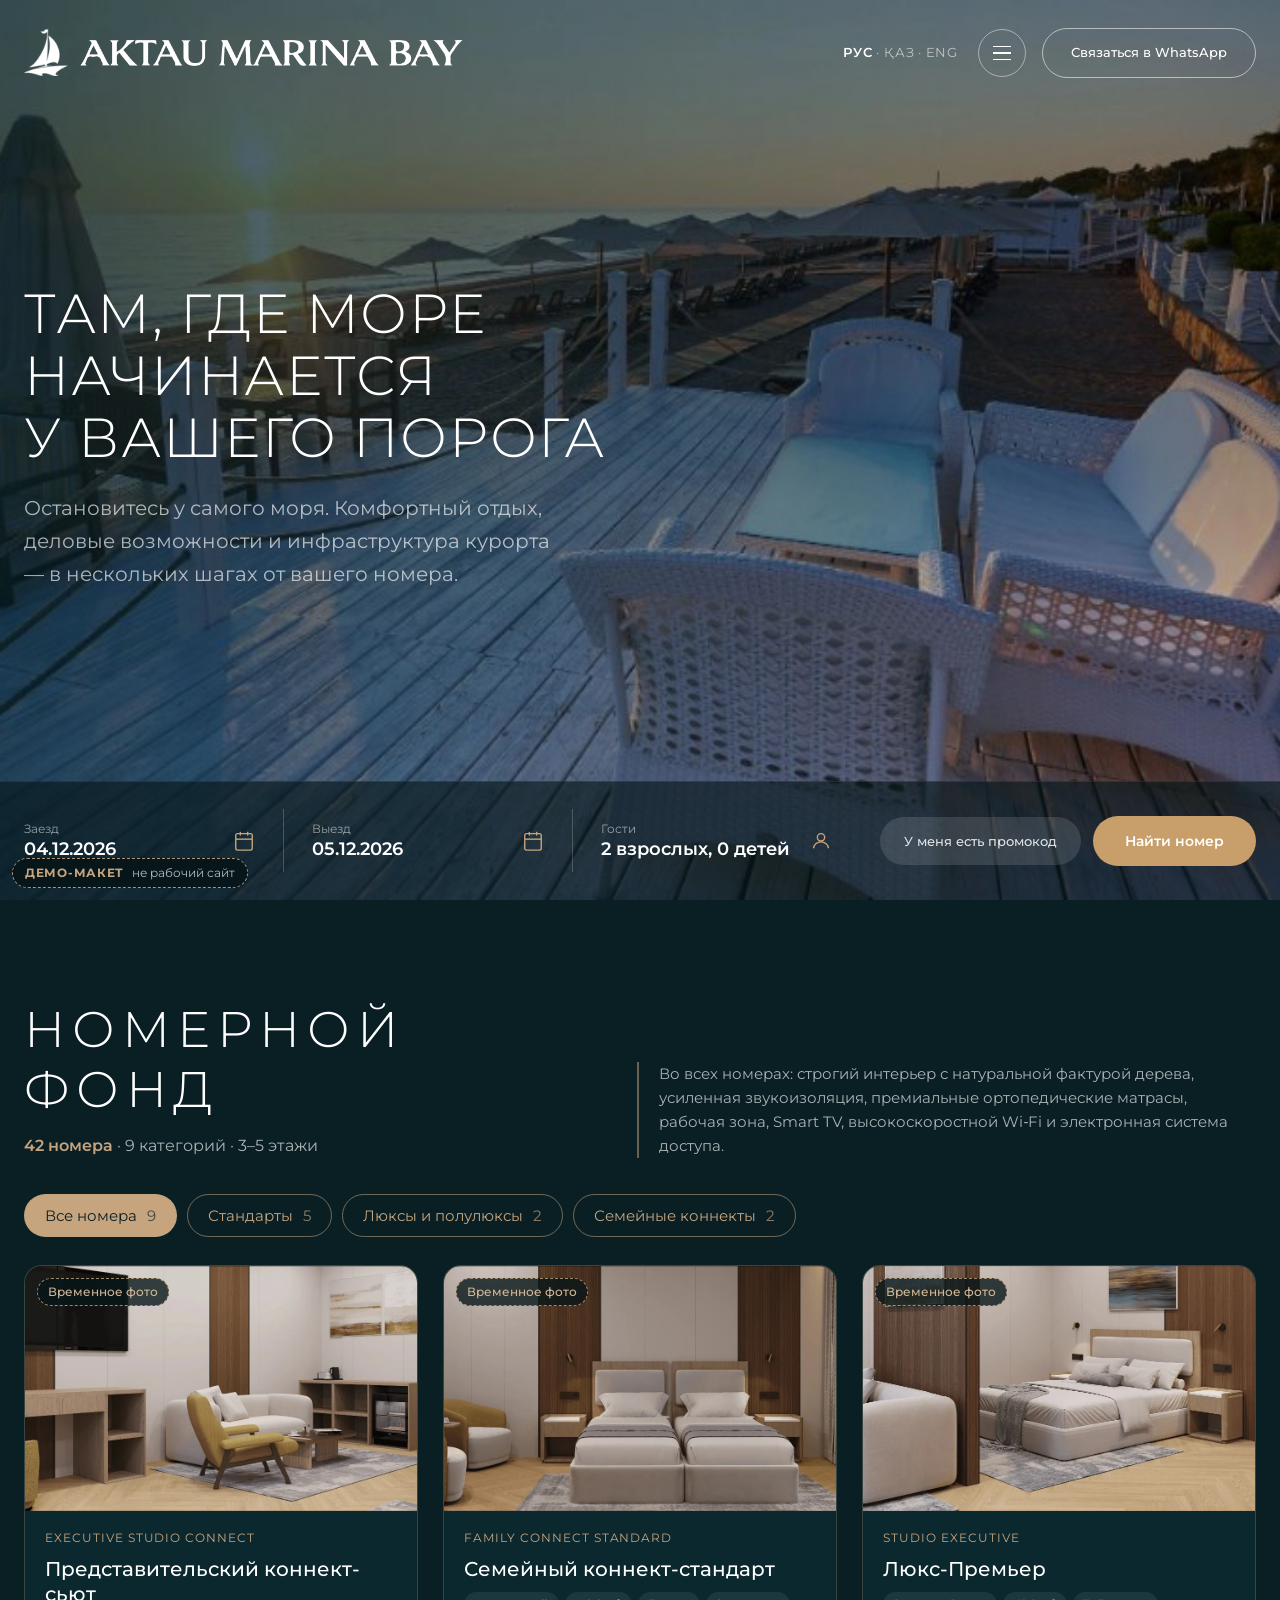
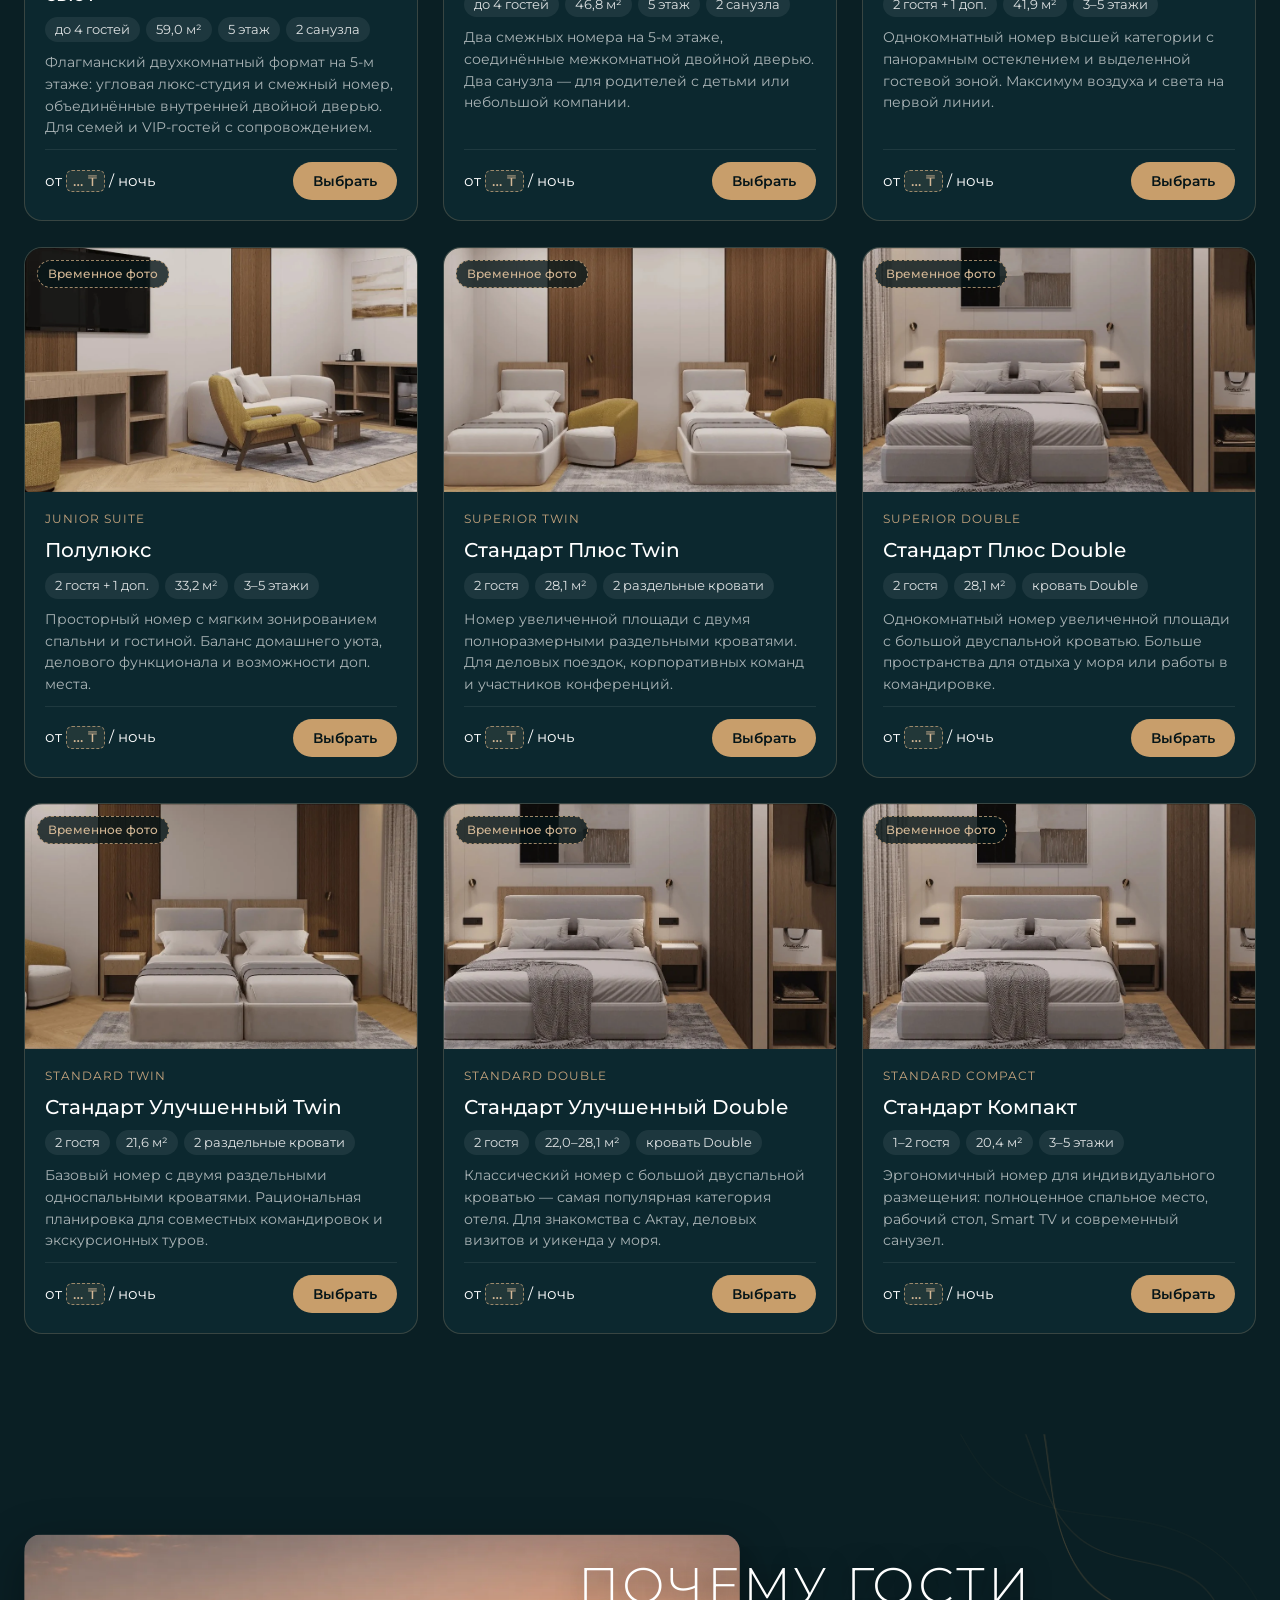
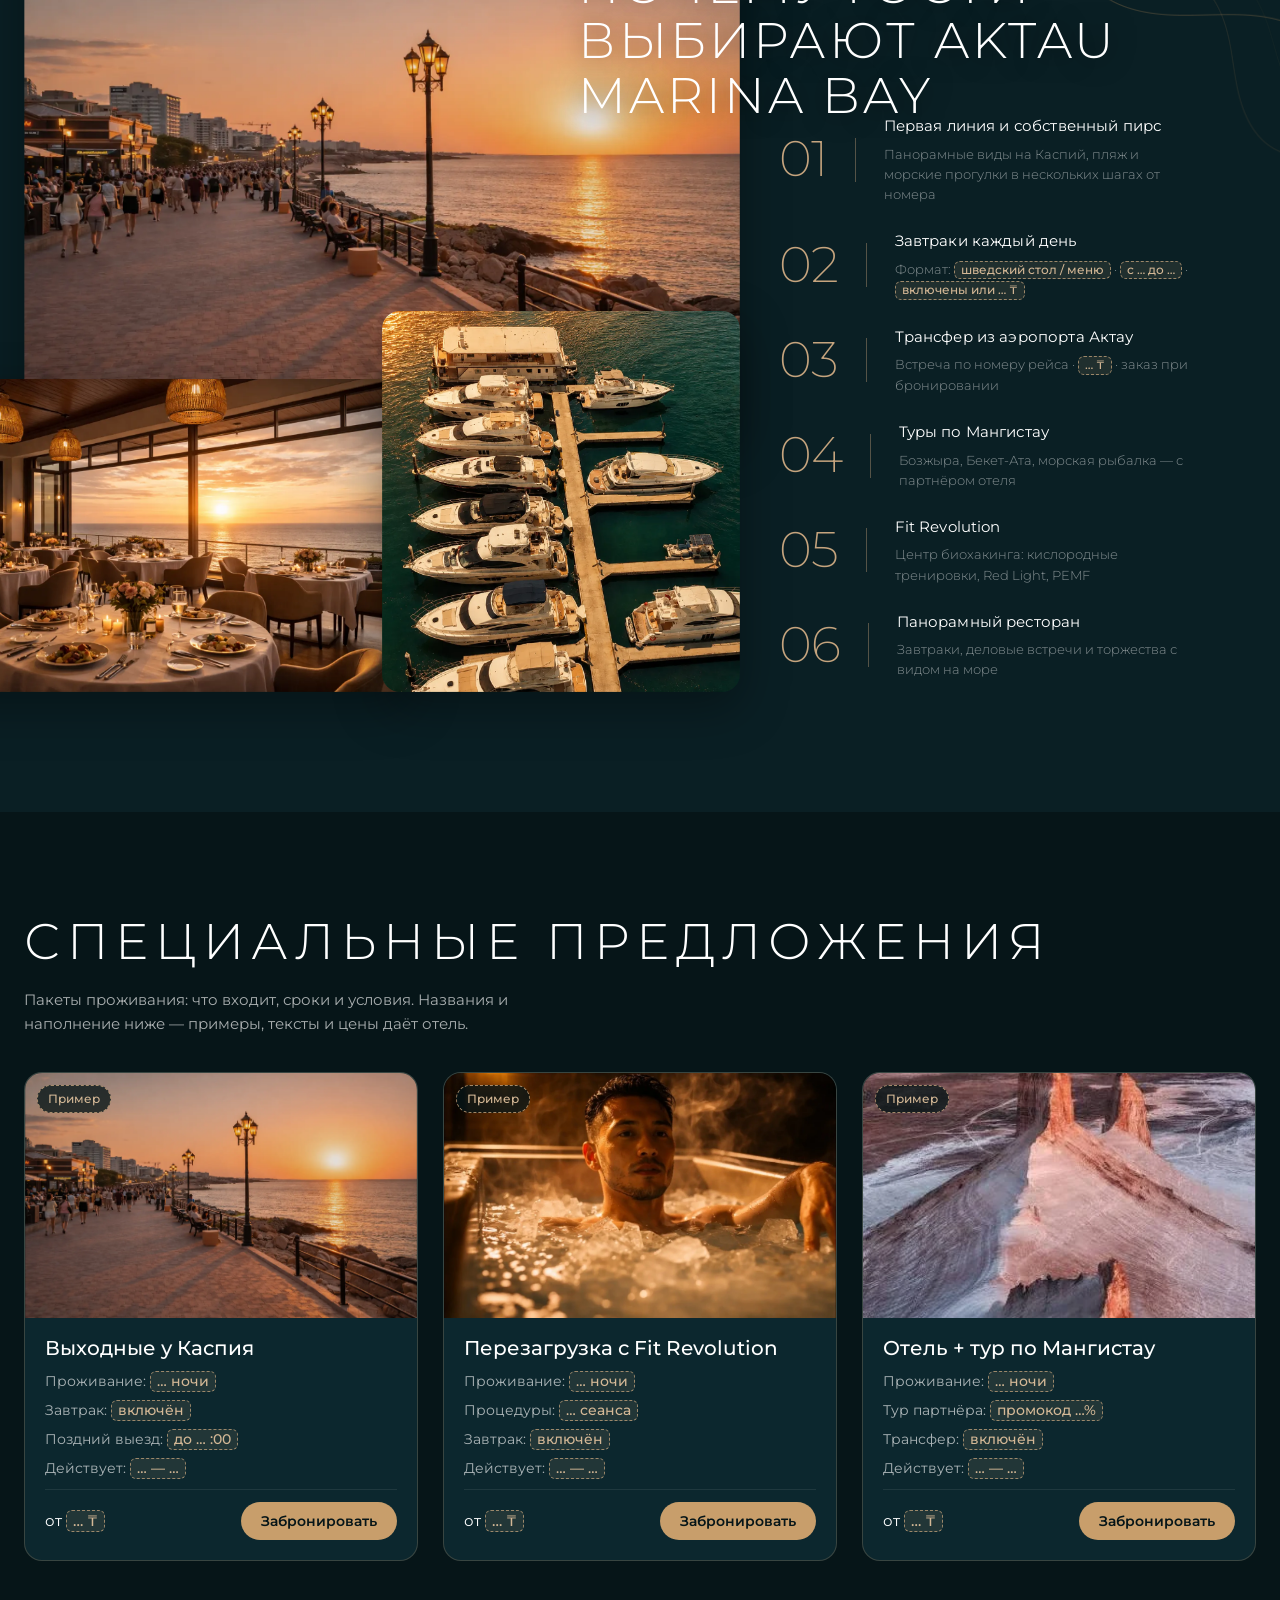
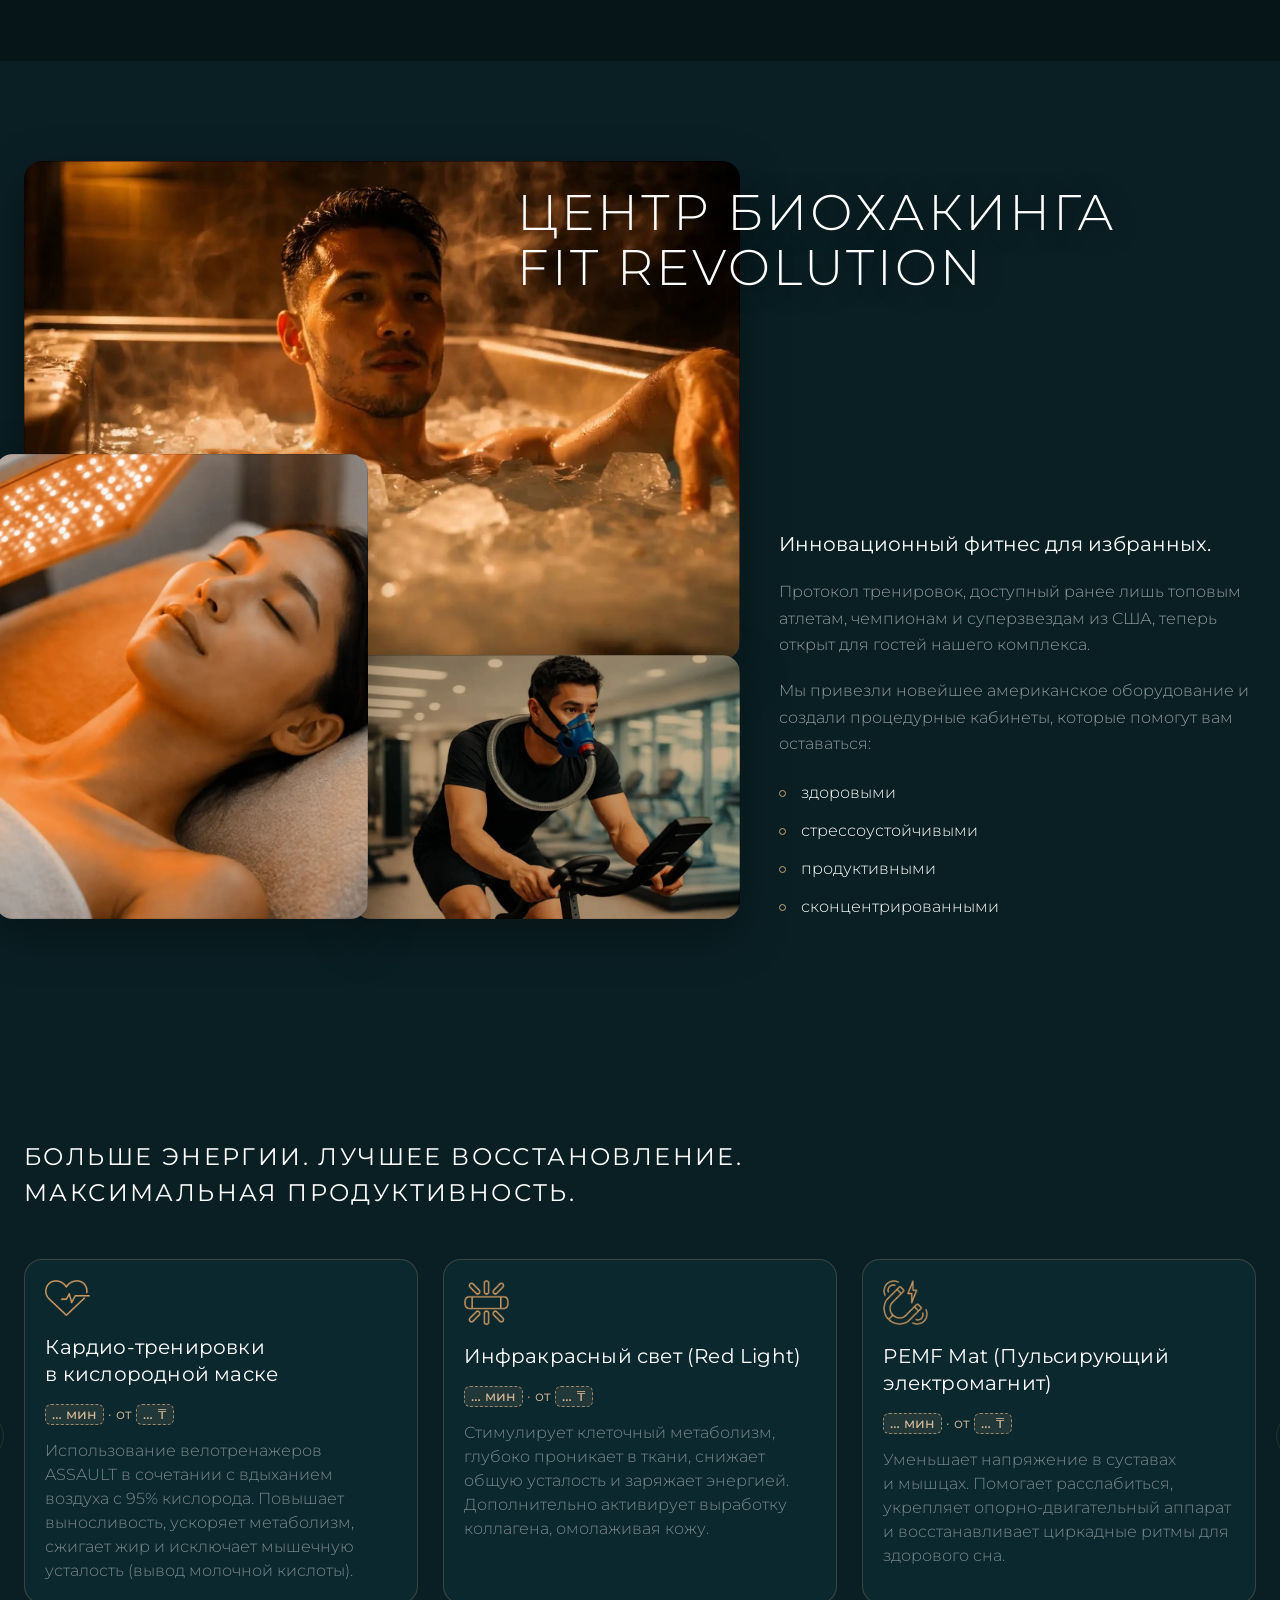
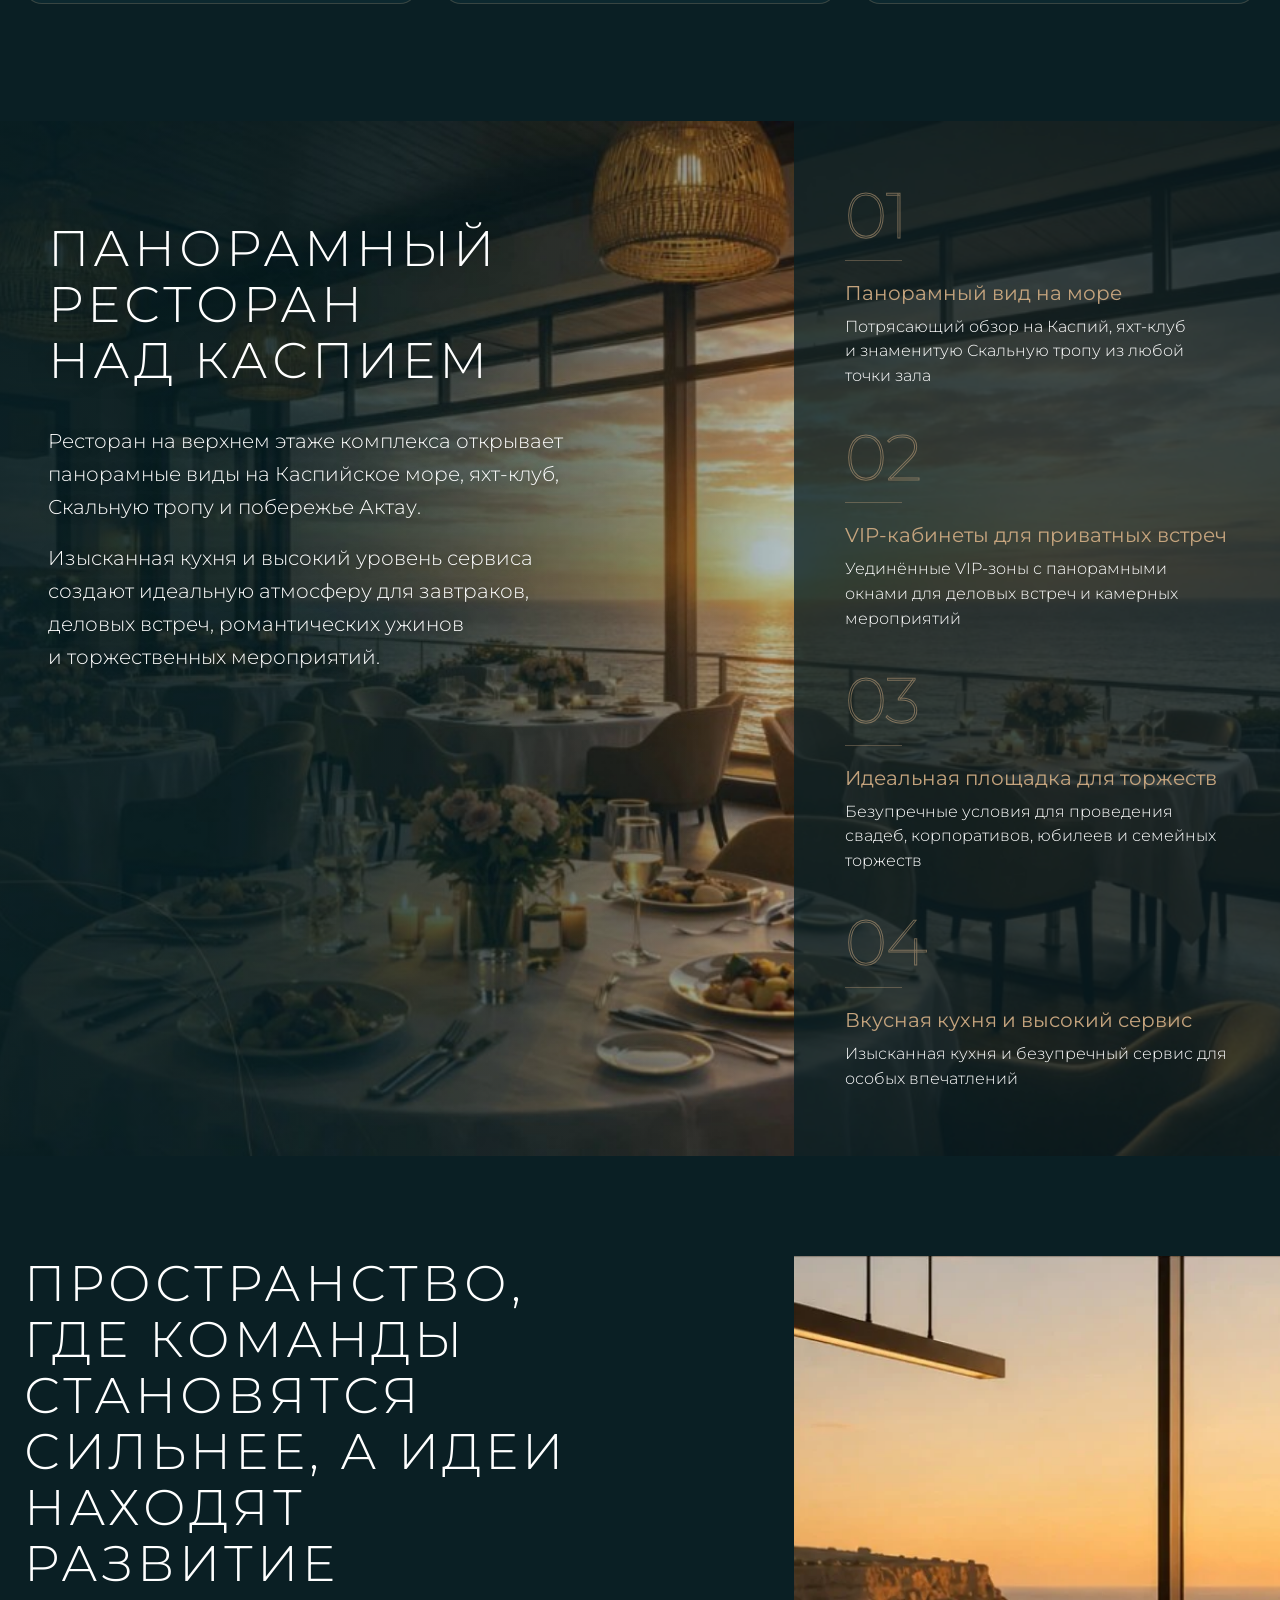
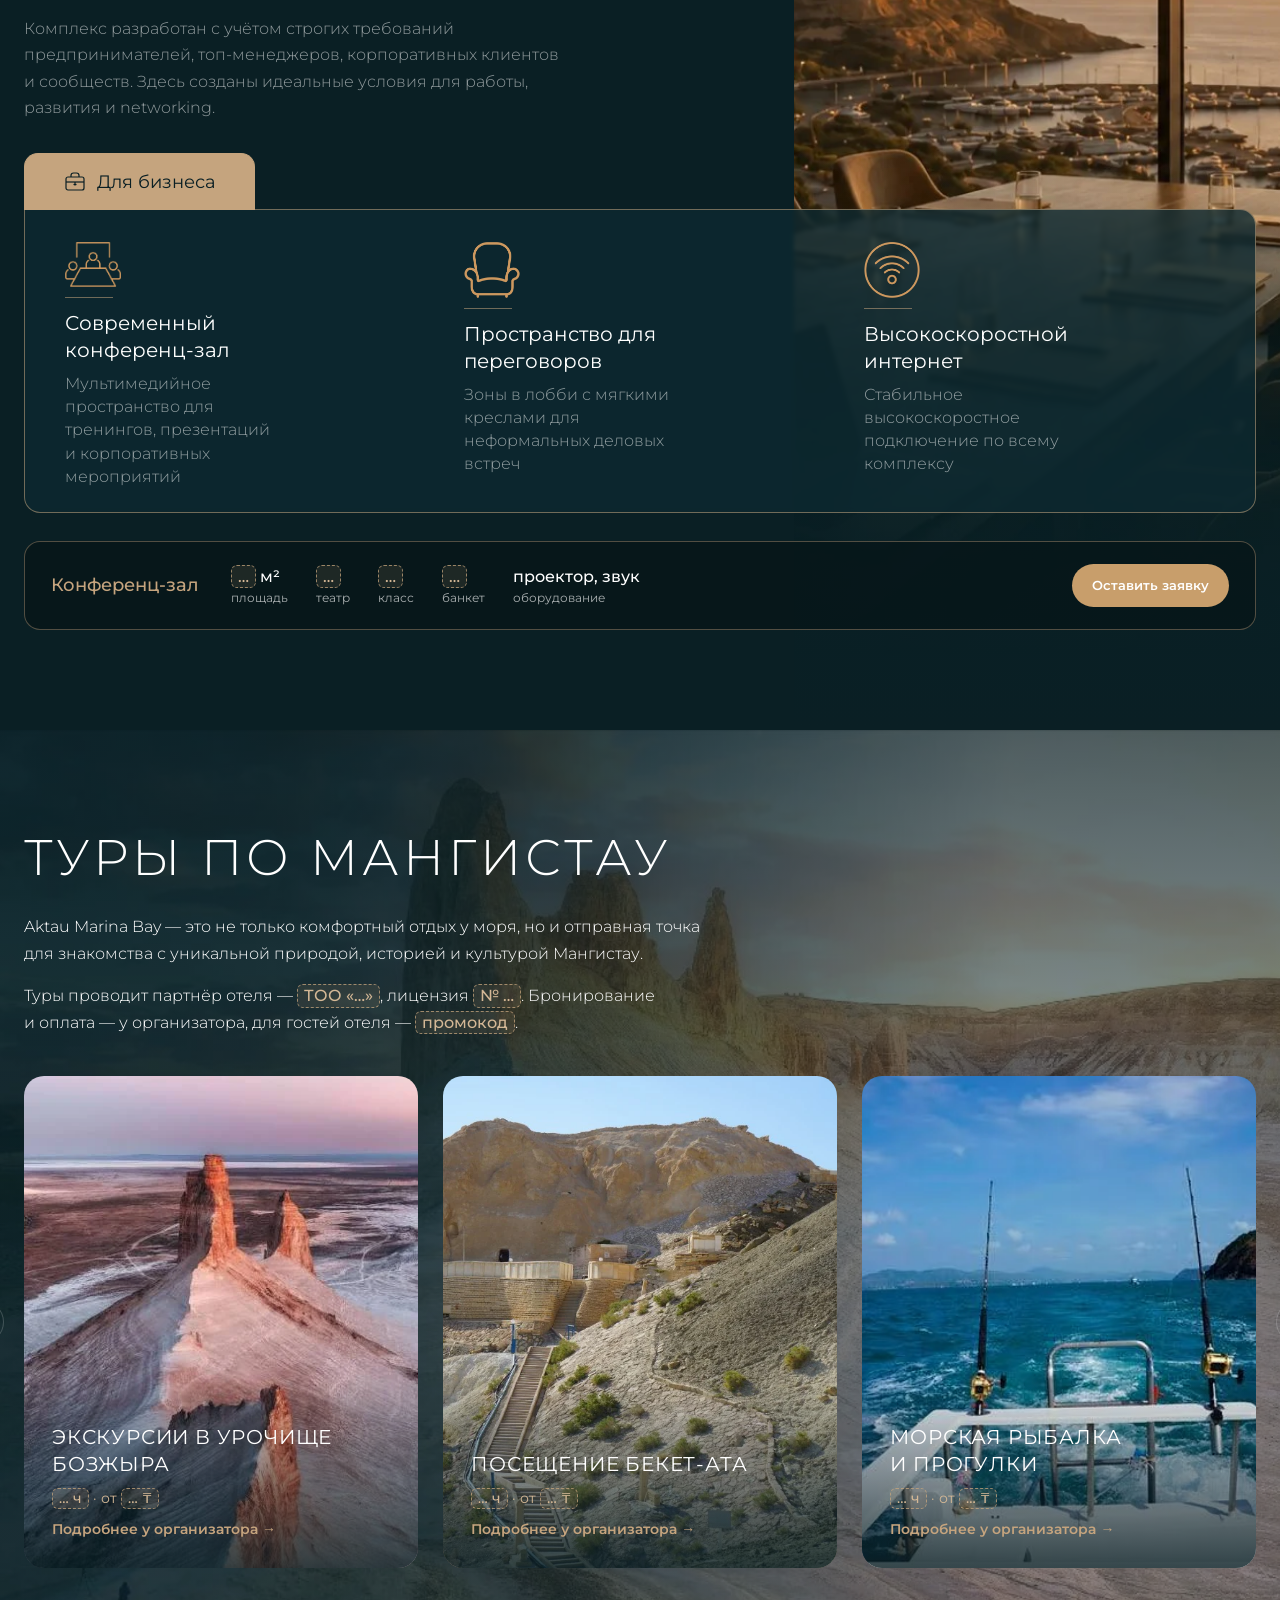
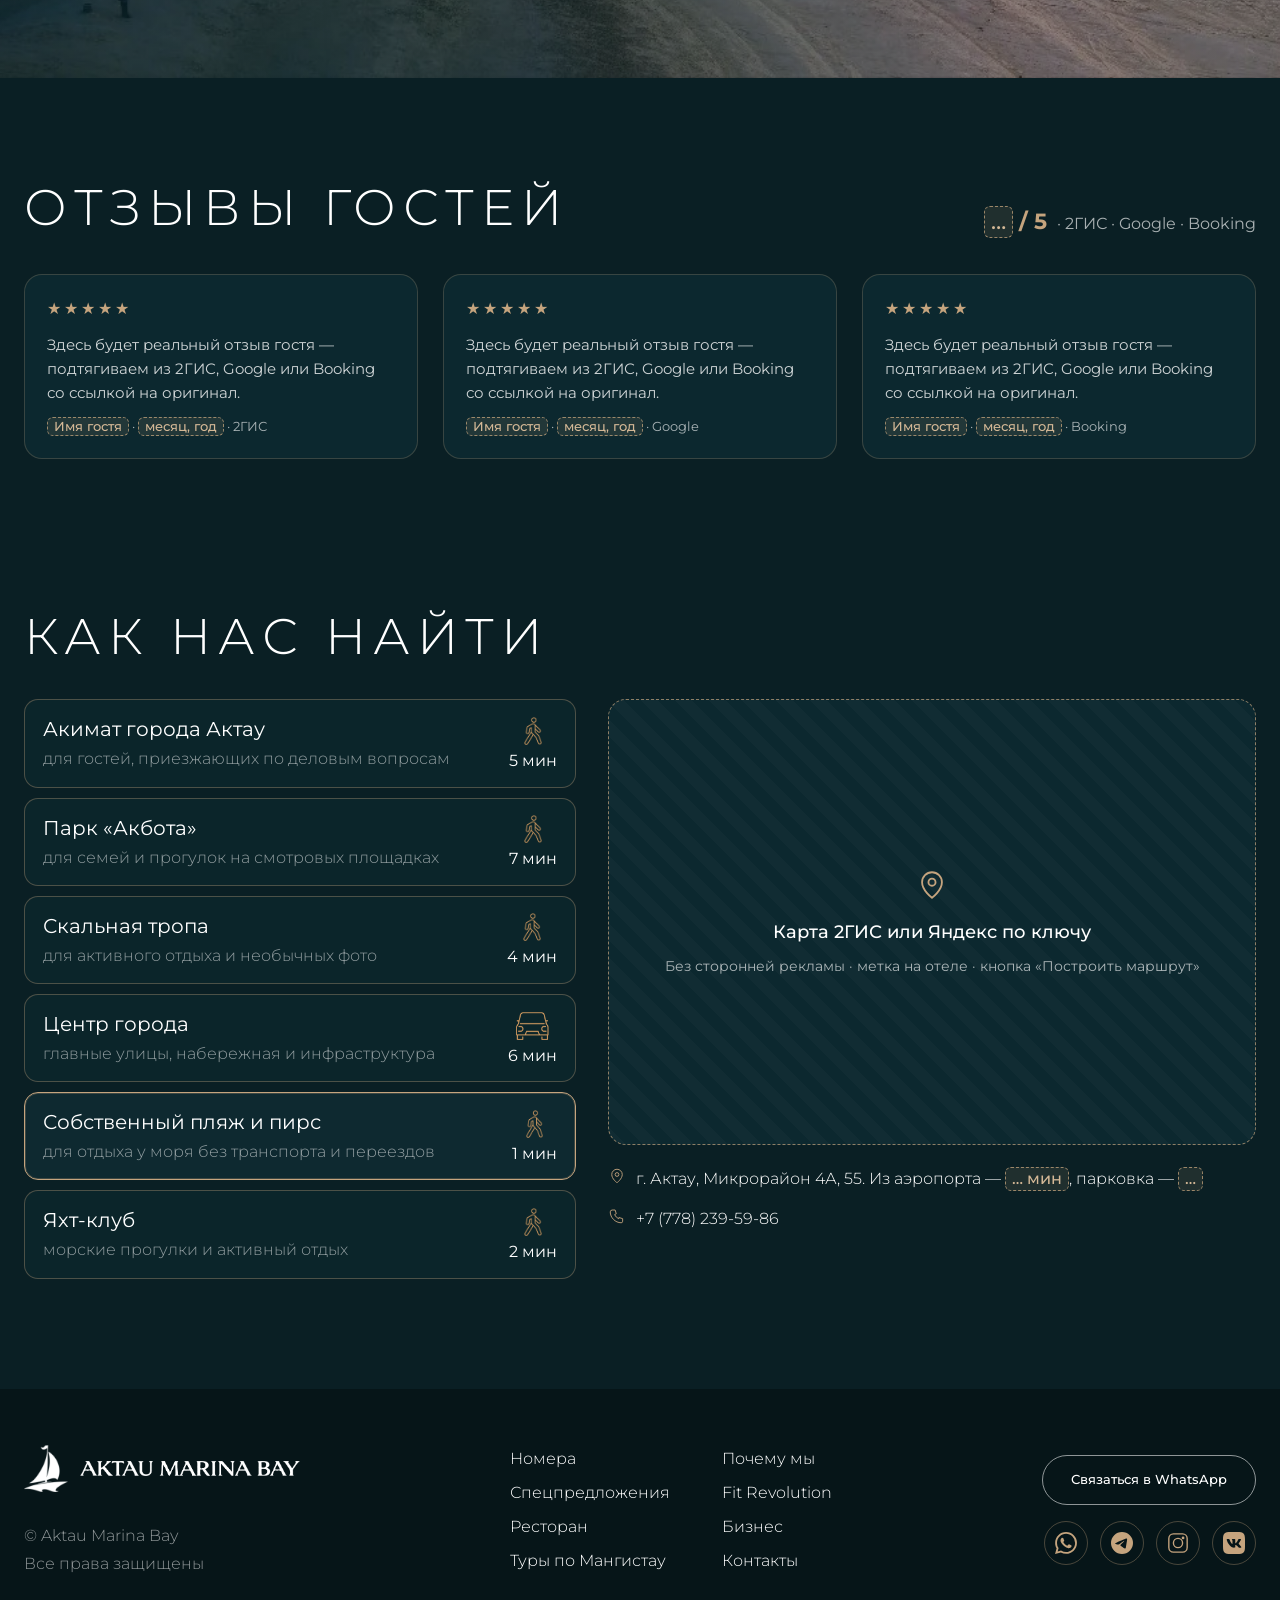
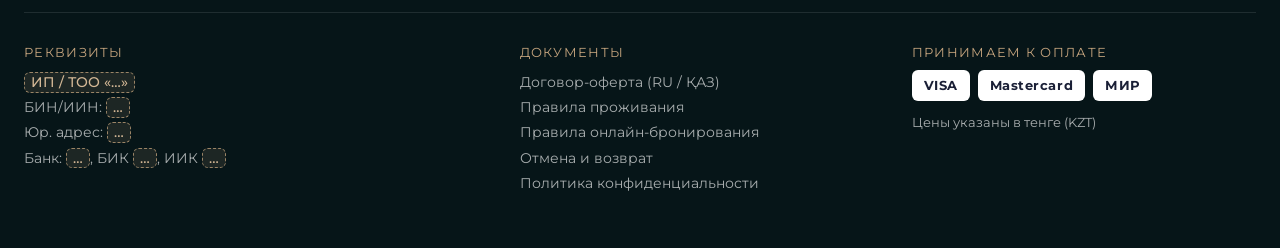
<file: index.html>
<!DOCTYPE html>
<html lang="ru">
<head>
  <meta charset="UTF-8">
  <meta name="viewport" content="width=device-width, initial-scale=1.0">
  <meta name="description" content="Aktau Marina Bay — отель на первой береговой линии Каспийского моря в Актау">
  <!-- Демо-макет: не индексировать поисковиками -->
  <meta name="robots" content="noindex, nofollow">
  <title>Макет · Aktau Marina Bay — отель у моря</title>

  <link rel="icon" href="favicon.ico" sizes="any">
  <link rel="icon" href="favicon.png" type="image/png" sizes="32x32">
  <link rel="apple-touch-icon" href="apple-touch-icon.png">

  <link rel="preload" href="fonts/montserrat-300-cyrillic.woff2" as="font" type="font/woff2" crossorigin>
  <link rel="preload" href="fonts/montserrat-400-cyrillic.woff2" as="font" type="font/woff2" crossorigin>
  <link rel="preload" href="fonts/montserrat-600-cyrillic.woff2" as="font" type="font/woff2" crossorigin>
  <link rel="stylesheet" href="css/fonts.css">
  <link rel="stylesheet" href="css/styles.css">
  <link rel="stylesheet" href="css/mockup.css">
  <!-- Без JS анимация появления не запустится — показываем контент сразу -->
  <noscript><style>.reveal { opacity: 1 !important; transform: none !important; }</style></noscript>
</head>
<body>

  <!-- ===== МАКЕТ: пометка «демо» (видна на любом экране) ===== -->
  <div class="demo-badge" role="note">
    <b>Демо-макет</b>
    <span>не рабочий сайт</span>
  </div>

  <!-- ===== МАКЕТ: закреплённая шапка (появляется после первого экрана) ===== -->
  <div class="stickybar" id="stickybar" aria-hidden="true">
    <div class="container stickybar__inner">
      <a href="#hero" class="logo stickybar__logo">
        <img src="images/logo.png" alt="" class="logo__icon" width="30" height="32">
        <img src="images/logo2.png" alt="Aktau Marina Bay" class="logo__wordmark" width="150" height="22">
      </a>
      <nav class="stickybar__nav" aria-label="Быстрая навигация">
        <a href="#rooms">Номера</a>
        <a href="#offers">Предложения</a>
        <a href="#biohacking">Fit Revolution</a>
        <a href="#restaurant">Ресторан</a>
        <a href="#concierge">Туры по Мангистау</a>
        <a href="#location">Контакты</a>
      </nav>
      <div class="stickybar__actions">
        <span class="lang-switch"><b>РУС</b> · ҚАЗ · ENG</span>
        <a href="https://wa.me/77782395986" class="stickybar__wa" aria-label="WhatsApp" target="_blank" rel="noopener">
          <svg width="18" height="18" viewBox="0 0 24 24" fill="currentColor" aria-hidden="true"><path d="M12.05 0C5.5 0 .16 5.34.16 11.89c0 2.1.55 4.14 1.59 5.95L.06 24l6.3-1.65a11.88 11.88 0 005.69 1.45h.01c6.55 0 11.89-5.34 11.89-11.89A11.82 11.82 0 0012.05 0zm0 21.78a9.87 9.87 0 01-5.03-1.38l-.36-.21-3.74.98 1-3.65-.24-.37a9.86 9.86 0 01-1.51-5.26c0-5.45 4.44-9.88 9.89-9.88a9.88 9.88 0 019.88 9.89c0 5.45-4.43 9.88-9.89 9.88z"/></svg>
        </a>
        <a href="#hero" class="btn-primary btn-primary--sm stickybar__book">Забронировать</a>
      </div>
    </div>
  </div>

  <!-- ===== BLOCK 1: Hero ===== -->
  <section class="hero" id="hero">
  <!-- <div class="hero__overlay" aria-hidden="true"></div> -->

    <div class="hero__inner">
      <header class="header">
        <div class="container header__container reveal">
          <a href="#hero" class="logo">
            <img src="images/logo.png" alt="" class="logo__icon" width="44" height="44">
            <img src="images/logo2.png" alt="Aktau Marina Bay" class="logo__wordmark" width="180" height="28">
          </a>

          <div class="header__actions">
            <span class="lang-switch lang-switch--hero"><b>РУС</b> · ҚАЗ · ENG</span>
            <button class="menu-btn" type="button" aria-label="Открыть меню" aria-expanded="false" aria-controls="site-menu">
              <span class="menu-btn__lines">
                <span></span>
                <span></span>
                <span></span>
              </span>
            </button>
            <a href="https://wa.me/77782395986" class="btn-outline" target="_blank" rel="noopener">
              Связаться в WhatsApp
            </a>
          </div>
        </div>
      </header>

      <div class="container hero__content">
        <div class="hero__text">
          <h1 class="hero__title reveal">Там, где море начинается у&nbsp;вашего порога</h1>
          <p class="hero__subtitle reveal">
            Остановитесь у самого моря. Комфортный отдых, деловые возможности
            и инфраструктура курорта — в нескольких шагах от вашего номера.
          </p>
        </div>
      </div>

      <!-- Booking bar — внутри hero, на затемнённой части -->
      <div class="booking">
        <div class="container booking__container">
          <button class="booking__field reveal" type="button" data-booking-trigger="checkin">
            <div class="booking__field-body">
              <span class="booking__label">Заезд</span>
              <span class="booking__value" id="checkin-display">10.06.2026</span>
            </div>
            <svg class="booking__icon" width="22" height="22" viewBox="0 0 24 24" fill="none" stroke="currentColor" stroke-width="1.5" aria-hidden="true">
              <rect x="3" y="4" width="18" height="18" rx="2"/>
              <line x1="3" y1="10" x2="21" y2="10"/>
              <line x1="8" y1="2" x2="8" y2="6"/>
              <line x1="16" y1="2" x2="16" y2="6"/>
            </svg>
            <input type="date" class="booking__input-hidden" id="checkin-input" value="2026-06-10" tabindex="-1" aria-hidden="true">
          </button>

          <button class="booking__field reveal" type="button" data-booking-trigger="checkout">
            <div class="booking__field-body">
              <span class="booking__label">Выезд</span>
              <span class="booking__value" id="checkout-display">11.06.2026</span>
            </div>
            <svg class="booking__icon" width="22" height="22" viewBox="0 0 24 24" fill="none" stroke="currentColor" stroke-width="1.5" aria-hidden="true">
              <rect x="3" y="4" width="18" height="18" rx="2"/>
              <line x1="3" y1="10" x2="21" y2="10"/>
              <line x1="8" y1="2" x2="8" y2="6"/>
              <line x1="16" y1="2" x2="16" y2="6"/>
            </svg>
            <input type="date" class="booking__input-hidden" id="checkout-input" value="2026-06-11" tabindex="-1" aria-hidden="true">
          </button>

          <button class="booking__field reveal" type="button" data-booking-trigger="guests" aria-expanded="false" aria-controls="guests-dropdown">
            <div class="booking__field-body">
              <span class="booking__label">Гости</span>
              <span class="booking__value" id="guests-display">2 взрослых, 0 детей</span>
            </div>
            <svg class="booking__icon" width="22" height="22" viewBox="0 0 24 24" fill="none" stroke="currentColor" stroke-width="1.5" aria-hidden="true">
              <circle cx="12" cy="8" r="4"/>
              <path d="M4 20c0-4 3.6-7 8-7s8 3 8 7"/>
            </svg>
          </button>

          <div class="booking__actions reveal">
            <button class="booking__promo-btn" type="button" id="promo-toggle">У меня есть промокод</button>
            <button class="btn-primary" type="button" id="booking-search">Найти номер</button>
          </div>
        </div>

        <!-- Dropdown: гости -->
        <div class="booking-dropdown" id="guests-dropdown" hidden>
          <div class="booking-dropdown__row">
            <span>Взрослые</span>
            <div class="booking-dropdown__counter">
              <button type="button" class="counter-btn" data-counter="adults" data-action="minus" aria-label="Меньше взрослых">−</button>
              <span id="adults-count">2</span>
              <button type="button" class="counter-btn" data-counter="adults" data-action="plus" aria-label="Больше взрослых">+</button>
            </div>
          </div>
          <div class="booking-dropdown__row">
            <span>Дети</span>
            <div class="booking-dropdown__counter">
              <button type="button" class="counter-btn" data-counter="children" data-action="minus" aria-label="Меньше детей">−</button>
              <span id="children-count">0</span>
              <button type="button" class="counter-btn" data-counter="children" data-action="plus" aria-label="Больше детей">+</button>
            </div>
          </div>
          <button type="button" class="booking-dropdown__done" id="guests-done">Готово</button>
        </div>

        <!-- Dropdown: промокод -->
        <div class="booking-dropdown booking-dropdown--promo" id="promo-dropdown" hidden>
          <label class="booking-dropdown__promo-label" for="promo-input">Промокод</label>
          <div class="booking-dropdown__promo-row">
            <input type="text" id="promo-input" class="booking-dropdown__promo-input" placeholder="Введите код">
            <button type="button" class="btn-primary btn-primary--sm" id="promo-apply">Применить</button>
          </div>
        </div>
      </div>
    </div>
  </section>

  <!-- ===== МАКЕТ · BLOCK 2: Категории номеров (9 категорий, фильтр) ===== -->
  <section class="rooms2" id="rooms">
    <div class="container">
      <header class="rooms2__header">
        <div>
          <h2 class="section-h">Номерной фонд</h2>
          <p class="rooms2__stats"><b>42 номера</b> · 9 категорий · 3–5 этажи</p>
        </div>
        <p class="rooms2__standard">Во всех номерах: строгий интерьер с натуральной фактурой дерева, усиленная звукоизоляция, премиальные ортопедические матрасы, рабочая зона, Smart TV, высокоскоростной Wi‑Fi и электронная система доступа.</p>
      </header>

      <div class="room-filter" role="tablist" aria-label="Категории номеров">
        <button class="room-filter__tab is-active" type="button" role="tab" aria-selected="true" data-filter="all">Все номера <span>9</span></button>
        <button class="room-filter__tab" type="button" role="tab" aria-selected="false" data-filter="standard">Стандарты <span>5</span></button>
        <button class="room-filter__tab" type="button" role="tab" aria-selected="false" data-filter="suite">Люксы и полулюксы <span>2</span></button>
        <button class="room-filter__tab" type="button" role="tab" aria-selected="false" data-filter="connect">Семейные коннекты <span>2</span></button>
      </div>

      <div class="rooms2__grid">
        <article class="rc" data-group="connect">
          <div class="rc__media"><img src="images/rooms/4.webp" alt="" width="1024" height="576" loading="lazy"><span class="rc__badge">Временное фото</span></div>
          <div class="rc__body">
            <p class="rc__en">Executive Studio Connect</p>
            <h3 class="rc__title">Представительский коннект-сьют</h3>
            <ul class="rc__chips"><li>до 4 гостей</li><li>59,0 м²</li><li>5 этаж</li><li>2 санузла</li></ul>
            <p class="rc__text">Флагманский двухкомнатный формат на 5-м этаже: угловая люкс-студия и смежный номер, объединённые внутренней двойной дверью. Для семей и VIP-гостей с сопровождением.</p>
            <div class="rc__foot"><p class="rc__price">от <span class="ph">… ₸</span> / ночь</p><button class="rc__btn" type="button" data-room-name="Представительский коннект-сьют">Выбрать</button></div>
          </div>
        </article>

        <article class="rc" data-group="connect">
          <div class="rc__media"><img src="images/rooms/3.webp" alt="" width="1024" height="576" loading="lazy"><span class="rc__badge">Временное фото</span></div>
          <div class="rc__body">
            <p class="rc__en">Family Connect Standard</p>
            <h3 class="rc__title">Семейный коннект-стандарт</h3>
            <ul class="rc__chips"><li>до 4 гостей</li><li>46,8 м²</li><li>5 этаж</li><li>2 санузла</li></ul>
            <p class="rc__text">Два смежных номера на 5-м этаже, соединённые межкомнатной двойной дверью. Два санузла — для родителей с детьми или небольшой компании.</p>
            <div class="rc__foot"><p class="rc__price">от <span class="ph">… ₸</span> / ночь</p><button class="rc__btn" type="button" data-room-name="Семейный коннект-стандарт">Выбрать</button></div>
          </div>
        </article>

        <article class="rc" data-group="suite">
          <div class="rc__media"><img src="images/rooms/5.webp" alt="" width="1024" height="575" loading="lazy"><span class="rc__badge">Временное фото</span></div>
          <div class="rc__body">
            <p class="rc__en">Studio Executive</p>
            <h3 class="rc__title">Люкс-Премьер</h3>
            <ul class="rc__chips"><li>2 гостя + 1 доп.</li><li>41,9 м²</li><li>3–5 этажи</li></ul>
            <p class="rc__text">Однокомнатный номер высшей категории с панорамным остеклением и выделенной гостевой зоной. Максимум воздуха и света на первой линии.</p>
            <div class="rc__foot"><p class="rc__price">от <span class="ph">… ₸</span> / ночь</p><button class="rc__btn" type="button" data-room-name="Люкс-Премьер">Выбрать</button></div>
          </div>
        </article>

        <article class="rc" data-group="suite">
          <div class="rc__media"><img src="images/rooms/4.webp" alt="" width="1024" height="576" loading="lazy" style="object-position: 0% 50%"><span class="rc__badge">Временное фото</span></div>
          <div class="rc__body">
            <p class="rc__en">Junior Suite</p>
            <h3 class="rc__title">Полулюкс</h3>
            <ul class="rc__chips"><li>2 гостя + 1 доп.</li><li>33,2 м²</li><li>3–5 этажи</li></ul>
            <p class="rc__text">Просторный номер с мягким зонированием спальни и гостиной. Баланс домашнего уюта, делового функционала и возможности доп. места.</p>
            <div class="rc__foot"><p class="rc__price">от <span class="ph">… ₸</span> / ночь</p><button class="rc__btn" type="button" data-room-name="Полулюкс">Выбрать</button></div>
          </div>
        </article>

        <article class="rc" data-group="standard">
          <div class="rc__media"><img src="images/rooms/2.webp" alt="" width="1024" height="575" loading="lazy"><span class="rc__badge">Временное фото</span></div>
          <div class="rc__body">
            <p class="rc__en">Superior Twin</p>
            <h3 class="rc__title">Стандарт Плюс Twin</h3>
            <ul class="rc__chips"><li>2 гостя</li><li>28,1 м²</li><li>2 раздельные кровати</li></ul>
            <p class="rc__text">Номер увеличенной площади с двумя полноразмерными раздельными кроватями. Для деловых поездок, корпоративных команд и участников конференций.</p>
            <div class="rc__foot"><p class="rc__price">от <span class="ph">… ₸</span> / ночь</p><button class="rc__btn" type="button" data-room-name="Стандарт Плюс Twin">Выбрать</button></div>
          </div>
        </article>

        <article class="rc" data-group="standard">
          <div class="rc__media"><img src="images/rooms/1.webp" alt="" width="1024" height="575" loading="lazy"><span class="rc__badge">Временное фото</span></div>
          <div class="rc__body">
            <p class="rc__en">Superior Double</p>
            <h3 class="rc__title">Стандарт Плюс Double</h3>
            <ul class="rc__chips"><li>2 гостя</li><li>28,1 м²</li><li>кровать Double</li></ul>
            <p class="rc__text">Однокомнатный номер увеличенной площади с большой двуспальной кроватью. Больше пространства для отдыха у моря или работы в командировке.</p>
            <div class="rc__foot"><p class="rc__price">от <span class="ph">… ₸</span> / ночь</p><button class="rc__btn" type="button" data-room-name="Стандарт Плюс Double">Выбрать</button></div>
          </div>
        </article>

        <article class="rc" data-group="standard">
          <div class="rc__media"><img src="images/rooms/3.webp" alt="" width="1024" height="576" loading="lazy" style="object-position: 100% 50%"><span class="rc__badge">Временное фото</span></div>
          <div class="rc__body">
            <p class="rc__en">Standard Twin</p>
            <h3 class="rc__title">Стандарт Улучшенный Twin</h3>
            <ul class="rc__chips"><li>2 гостя</li><li>21,6 м²</li><li>2 раздельные кровати</li></ul>
            <p class="rc__text">Базовый номер с двумя раздельными односпальными кроватями. Рациональная планировка для совместных командировок и экскурсионных туров.</p>
            <div class="rc__foot"><p class="rc__price">от <span class="ph">… ₸</span> / ночь</p><button class="rc__btn" type="button" data-room-name="Стандарт Улучшенный Twin">Выбрать</button></div>
          </div>
        </article>

        <article class="rc" data-group="standard">
          <div class="rc__media"><img src="images/rooms/1.webp" alt="" width="1024" height="575" loading="lazy" style="object-position: 100% 50%"><span class="rc__badge">Временное фото</span></div>
          <div class="rc__body">
            <p class="rc__en">Standard Double</p>
            <h3 class="rc__title">Стандарт Улучшенный Double</h3>
            <ul class="rc__chips"><li>2 гостя</li><li>22,0–28,1 м²</li><li>кровать Double</li></ul>
            <p class="rc__text">Классический номер с большой двуспальной кроватью — самая популярная категория отеля. Для знакомства с Актау, деловых визитов и уикенда у моря.</p>
            <div class="rc__foot"><p class="rc__price">от <span class="ph">… ₸</span> / ночь</p><button class="rc__btn" type="button" data-room-name="Стандарт Улучшенный Double">Выбрать</button></div>
          </div>
        </article>

        <article class="rc" data-group="standard">
          <div class="rc__media"><img src="images/rooms/1.webp" alt="" width="1024" height="575" style="object-position: 15% 50%" loading="lazy"><span class="rc__badge">Временное фото</span></div>
          <div class="rc__body">
            <p class="rc__en">Standard Compact</p>
            <h3 class="rc__title">Стандарт Компакт</h3>
            <ul class="rc__chips"><li>1–2 гостя</li><li>20,4 м²</li><li>3–5 этажи</li></ul>
            <p class="rc__text">Эргономичный номер для индивидуального размещения: полноценное спальное место, рабочий стол, Smart TV и современный санузел.</p>
            <div class="rc__foot"><p class="rc__price">от <span class="ph">… ₸</span> / ночь</p><button class="rc__btn" type="button" data-room-name="Стандарт Компакт">Выбрать</button></div>
          </div>
        </article>
      </div>
    </div>
  </section>

  <!-- ===== МАКЕТ · BLOCK 3: Преимущества (один блок вместо двух) ===== -->
  <section class="why" id="why">
    <img class="why__decor" src="images/line.png" alt="" width="1303" height="1296" loading="lazy" aria-hidden="true">

    <div class="container why__body">
      <h2 class="why__title">Почему гости выбирают Aktau Marina Bay</h2>

      <div class="why__grid">
      <div class="why__visual">
        <div class="why__gallery">
          <img class="why__photo why__photo--1" src="images/why-1.webp" alt="Набережная Актау на закате" width="1678" height="1175" loading="lazy">
          <img class="why__photo why__photo--2" src="images/why-2.webp" alt="Панорамный ресторан отеля" width="1312" height="898" loading="lazy">
          <img class="why__photo why__photo--3" src="images/why-3.webp" alt="Яхты у пирса Marina Bay" width="1123" height="1195" loading="lazy">
        </div>
      </div>

      <div class="why__content">
        <ul class="why__list">
          <li class="why__item">
            <span class="why__num">01</span>
            <span class="why__divider" aria-hidden="true"></span>
            <div class="why__item-body">
              <h3 class="why__item-title">Первая линия и собственный пирс</h3>
              <p class="why__item-text">Панорамные виды на Каспий, пляж и морские прогулки в нескольких шагах от номера</p>
            </div>
          </li>
          <li class="why__item">
            <span class="why__num">02</span>
            <span class="why__divider" aria-hidden="true"></span>
            <div class="why__item-body">
              <h3 class="why__item-title">Завтраки каждый день</h3>
              <p class="why__item-text">Формат: <span class="ph">шведский стол / меню</span> · <span class="ph">с … до …</span> · <span class="ph">включены или … ₸</span></p>
            </div>
          </li>
          <li class="why__item">
            <span class="why__num">03</span>
            <span class="why__divider" aria-hidden="true"></span>
            <div class="why__item-body">
              <h3 class="why__item-title">Трансфер из аэропорта Актау</h3>
              <p class="why__item-text">Встреча по номеру рейса · <span class="ph">… ₸</span> · заказ при бронировании</p>
            </div>
          </li>
          <li class="why__item">
            <span class="why__num">04</span>
            <span class="why__divider" aria-hidden="true"></span>
            <div class="why__item-body">
              <h3 class="why__item-title">Туры по Мангистау</h3>
              <p class="why__item-text">Бозжыра, Бекет-Ата, морская рыбалка — с партнёром отеля</p>
            </div>
          </li>
          <li class="why__item">
            <span class="why__num">05</span>
            <span class="why__divider" aria-hidden="true"></span>
            <div class="why__item-body">
              <h3 class="why__item-title">Fit Revolution</h3>
              <p class="why__item-text">Центр биохакинга: кислородные тренировки, Red Light, PEMF</p>
            </div>
          </li>
          <li class="why__item">
            <span class="why__num">06</span>
            <span class="why__divider" aria-hidden="true"></span>
            <div class="why__item-body">
              <h3 class="why__item-title">Панорамный ресторан</h3>
              <p class="why__item-text">Завтраки, деловые встречи и торжества с видом на море</p>
            </div>
          </li>
        </ul>
      </div>
      </div>
    </div>
  </section>

  <!-- ===== МАКЕТ · BLOCK 4: Спецпредложения (новый) ===== -->
  <section class="offers" id="offers">
    <div class="container">
      <header class="offers__header">
        <h2 class="section-h">Специальные предложения</h2>
        <p class="offers__lead">Пакеты проживания: что входит, сроки и условия. Названия и наполнение ниже — примеры, тексты и цены даёт отель.</p>
      </header>
      <div class="offers__grid">
        <article class="offer">
          <div class="offer__media"><img src="images/why-1.webp" alt="" width="1678" height="1175" loading="lazy"><span class="rc__badge">Пример</span></div>
          <div class="offer__body">
            <h3 class="offer__title">Выходные у Каспия</h3>
            <ul class="offer__list">
              <li>Проживание: <span class="ph">… ночи</span></li>
              <li>Завтрак: <span class="ph">включён</span></li>
              <li>Поздний выезд: <span class="ph">до … :00</span></li>
              <li>Действует: <span class="ph">… — …</span></li>
            </ul>
            <div class="rc__foot"><p class="rc__price">от <span class="ph">… ₸</span></p><button class="rc__btn" type="button" data-room-name="Выходные у Каспия">Забронировать</button></div>
          </div>
        </article>
        <article class="offer">
          <div class="offer__media"><img src="images/bio-1.webp" alt="" width="1024" height="713" loading="lazy"><span class="rc__badge">Пример</span></div>
          <div class="offer__body">
            <h3 class="offer__title">Перезагрузка с Fit Revolution</h3>
            <ul class="offer__list">
              <li>Проживание: <span class="ph">… ночи</span></li>
              <li>Процедуры: <span class="ph">… сеанса</span></li>
              <li>Завтрак: <span class="ph">включён</span></li>
              <li>Действует: <span class="ph">… — …</span></li>
            </ul>
            <div class="rc__foot"><p class="rc__price">от <span class="ph">… ₸</span></p><button class="rc__btn" type="button" data-room-name="Перезагрузка с Fit Revolution">Забронировать</button></div>
          </div>
        </article>
        <article class="offer">
          <div class="offer__media"><img src="images/discover/bozzhyra.webp" alt="" width="370" height="850" loading="lazy"><span class="rc__badge">Пример</span></div>
          <div class="offer__body">
            <h3 class="offer__title">Отель + тур по Мангистау</h3>
            <ul class="offer__list">
              <li>Проживание: <span class="ph">… ночи</span></li>
              <li>Тур партнёра: <span class="ph">промокод …%</span></li>
              <li>Трансфер: <span class="ph">включён</span></li>
              <li>Действует: <span class="ph">… — …</span></li>
            </ul>
            <div class="rc__foot"><p class="rc__price">от <span class="ph">… ₸</span></p><button class="rc__btn" type="button" data-room-name="Отель + тур по Мангистау">Забронировать</button></div>
          </div>
        </article>
      </div>
    </div>
  </section>

  <!-- ===== BLOCK 5: Центр биохакинга ===== -->
  <section class="bio" id="biohacking">
    <div class="container bio__body">
      <h2 class="bio__title">ЦЕНТР БИОХАКИНГА<br>FIT REVOLUTION</h2>

      <div class="bio__grid">
        <div class="bio__visual">
          <div class="bio__gallery">
            <img class="bio__photo bio__photo--1" src="images/bio-1.webp" alt="Криотерапия в Fit Revolution" width="1024" height="713" loading="lazy">
            <img class="bio__photo bio__photo--2" src="images/bio-2.webp" alt="Red Light терапия" width="820" height="1024" loading="lazy">
            <img class="bio__photo bio__photo--3" src="images/bio-3.webp" alt="Кардио-тренировки в кислородной маске" width="1024" height="700" loading="lazy">
          </div>
        </div>

        <div class="bio__content">
          <h3 class="bio__heading">Инновационный фитнес для избранных.</h3>
          <p class="bio__lead">Протокол тренировок, доступный ранее лишь топовым атлетам, чемпионам и суперзвездам из США, теперь открыт для гостей нашего комплекса.</p>
          <p class="bio__text">Мы привезли новейшее американское оборудование и создали процедурные кабинеты, которые помогут вам оставаться:</p>
          <ul class="bio__list">
            <li>здоровыми</li>
            <li>стрессоустойчивыми</li>
            <li>продуктивными</li>
            <li>сконцентрированными</li>
          </ul>
        </div>
      </div>
    </div>
  </section>

  <!-- ===== BLOCK 6: Услуги Fit Revolution ===== -->
  <section class="services" id="services">
    <div class="container">
      <header class="services__header">
        <h2 class="services__heading reveal">Больше энергии. Лучшее восстановление.<br>Максимальная продуктивность.</h2>
      </header>

      <div class="services__carousel" id="services-carousel">
        <button class="services__arrow services__arrow--prev" type="button" aria-label="Предыдущая услуга">
          <svg width="20" height="20" viewBox="0 0 24 24" fill="none" stroke="currentColor" stroke-width="1.5" aria-hidden="true"><path d="M15 6l-6 6 6 6"/></svg>
        </button>

        <div class="services__viewport">
          <div class="services__track" id="services-track">
          <div class="services__slide">
          <article class="services__card">
            <img class="services__icon" src="images/icon-fit-1.png" alt="" width="138" height="109" loading="lazy">
            <div class="services__body">
              <h3 class="services__title">Кардио-тренировки в&nbsp;кислородной маске</h3>
              <p class="services__meta"><span class="ph">… мин</span> · от <span class="ph">… ₸</span></p>
              <p class="services__text">Использование велотренажеров ASSAULT в&nbsp;сочетании с&nbsp;вдыханием воздуха с&nbsp;95% кислорода. Повышает выносливость, ускоряет метаболизм, сжигает жир и&nbsp;исключает мышечную усталость (вывод молочной кислоты).</p>
            </div>
          </article>
          </div>

          <div class="services__slide">
          <article class="services__card">
            <img class="services__icon" src="images/icon-fit-2.png" alt="" width="110" height="109" loading="lazy">
            <div class="services__body">
              <h3 class="services__title">Инфракрасный свет (Red Light)</h3>
              <p class="services__meta"><span class="ph">… мин</span> · от <span class="ph">… ₸</span></p>
              <p class="services__text">Стимулирует клеточный метаболизм, глубоко проникает в&nbsp;ткани, снижает общую усталость и&nbsp;заряжает энергией. Дополнительно активирует выработку коллагена, омолаживая кожу.</p>
            </div>
          </article>
          </div>

          <div class="services__slide">
          <article class="services__card">
            <img class="services__icon" src="images/icon-fit-3.png" alt="" width="110" height="110" loading="lazy">
            <div class="services__body">
              <h3 class="services__title">PEMF Mat (Пульсирующий электромагнит)</h3>
              <p class="services__meta"><span class="ph">… мин</span> · от <span class="ph">… ₸</span></p>
              <p class="services__text">Уменьшает напряжение в&nbsp;суставах и&nbsp;мышцах. Помогает расслабиться, укрепляет опорно-двигательный аппарат и&nbsp;восстанавливает циркадные ритмы для здорового сна.</p>
            </div>
          </article>
          </div>

          </div>
        </div>

        <button class="services__arrow services__arrow--next" type="button" aria-label="Следующая услуга">
          <svg width="20" height="20" viewBox="0 0 24 24" fill="none" stroke="currentColor" stroke-width="1.5" aria-hidden="true"><path d="M9 6l6 6-6 6"/></svg>
        </button>
      </div>
    </div>
  </section>

  <!-- ===== BLOCK 7: Ресторан ===== -->
  <section class="restaurant" id="restaurant">
    <div class="restaurant__bg" aria-hidden="true"></div>
    <div class="restaurant__shade" aria-hidden="true"></div>

    <div class="restaurant__layout">
      <div class="restaurant__main">
        <div class="restaurant__main-inner">
          <h2 class="restaurant__heading">Панорамный ресторан<br>над Каспием</h2>
          <p class="restaurant__intro">Ресторан на&nbsp;верхнем этаже комплекса открывает панорамные виды на&nbsp;Каспийское море, яхт-клуб, Скальную тропу и&nbsp;побережье Актау.</p>
          <p class="restaurant__intro">Изысканная кухня и&nbsp;высокий уровень сервиса создают идеальную атмосферу для завтраков, деловых встреч, романтических ужинов и&nbsp;торжественных мероприятий.</p>
        </div>
      </div>

      <aside class="restaurant__panel">
        <div class="restaurant__panel-inner">
        <ul class="restaurant__list">
          <li class="restaurant__item">
            <span class="restaurant__num">01</span>
            <span class="restaurant__divider" aria-hidden="true"></span>
            <div class="restaurant__item-body">
              <h3 class="restaurant__item-title">Панорамный вид на&nbsp;море</h3>
              <p class="restaurant__item-text">Потрясающий обзор на&nbsp;Каспий, яхт-клуб и&nbsp;знаменитую Скальную тропу из&nbsp;любой точки зала</p>
            </div>
          </li>
          <li class="restaurant__item">
            <span class="restaurant__num">02</span>
            <span class="restaurant__divider" aria-hidden="true"></span>
            <div class="restaurant__item-body">
              <h3 class="restaurant__item-title">VIP-кабинеты для приватных встреч</h3>
              <p class="restaurant__item-text">Уединённые VIP-зоны с&nbsp;панорамными окнами для деловых встреч и&nbsp;камерных мероприятий</p>
            </div>
          </li>
          <li class="restaurant__item">
            <span class="restaurant__num">03</span>
            <span class="restaurant__divider" aria-hidden="true"></span>
            <div class="restaurant__item-body">
              <h3 class="restaurant__item-title">Идеальная площадка для торжеств</h3>
              <p class="restaurant__item-text">Безупречные условия для проведения свадеб, корпоративов, юбилеев и&nbsp;семейных торжеств</p>
            </div>
          </li>
          <li class="restaurant__item">
            <span class="restaurant__num">04</span>
            <span class="restaurant__divider" aria-hidden="true"></span>
            <div class="restaurant__item-body">
              <h3 class="restaurant__item-title">Вкусная кухня и&nbsp;высокий сервис</h3>
              <p class="restaurant__item-text">Изысканная кухня и&nbsp;безупречный сервис для особых впечатлений</p>
            </div>
          </li>
        </ul>
        </div>
      </aside>
    </div>
  </section>

  <!-- ===== BLOCK 8: Бизнес ===== -->
  <section class="business" id="business">
    <div class="business__bg" aria-hidden="true"></div>

    <div class="container business__inner">
      <h2 class="business__heading">Пространство, где команды становятся сильнее, а&nbsp;идеи находят развитие</h2>
      <p class="business__intro">Комплекс разработан с&nbsp;учётом строгих требований предпринимателей, топ-менеджеров, корпоративных клиентов и&nbsp;сообществ. Здесь созданы идеальные условия для работы, развития и&nbsp;networking.</p>

      <div class="business__tabbed">
          <div class="business__tabs" role="tablist" aria-label="Направления">
            <button
              class="business__tab is-active"
              type="button"
              role="tab"
              id="business-tab-business"
              aria-selected="true"
              aria-controls="business-panel-business"
            >
              <svg class="business__tab-icon" width="24" height="24" viewBox="0 0 24 24" fill="none" aria-hidden="true">
                <rect x="3" y="7" width="18" height="13" rx="2" stroke="currentColor" stroke-width="1.2"/>
                <path d="M8 7V5.5A2.5 2.5 0 0110.5 3h3A2.5 2.5 0 0116 5.5V7" stroke="currentColor" stroke-width="1.2"/>
                <path d="M3 12h18" stroke="currentColor" stroke-width="1.2"/>
                <path d="M12 12v3.5" stroke="currentColor" stroke-width="1.2"/>
                <path d="M10.5 14.5h3" stroke="currentColor" stroke-width="1.2"/>
              </svg>
              Для бизнеса
            </button>
          </div>

          <div class="business__panels">
            <div
              class="business__panel is-active"
              role="tabpanel"
              id="business-panel-business"
              aria-labelledby="business-tab-business"
              aria-hidden="false"
            >
              <div class="business__cards">
                <article class="business__card">
                  <img class="business__card-icon" src="images/icon-biz-1.png" alt="" width="72" height="72" loading="lazy">
                  <span class="business__divider" aria-hidden="true"></span>
                  <h3 class="business__card-title">Современный конференц-зал</h3>
                  <p class="business__card-text">Мультимедийное пространство для тренингов, презентаций и&nbsp;корпоративных мероприятий</p>
                </article>
                <article class="business__card">
                  <img class="business__card-icon" src="images/icon-biz-2.png" alt="" width="72" height="72" loading="lazy">
                  <span class="business__divider" aria-hidden="true"></span>
                  <h3 class="business__card-title">Пространство для переговоров</h3>
                  <p class="business__card-text">Зоны в&nbsp;лобби с&nbsp;мягкими креслами для неформальных деловых встреч</p>
                </article>
                <article class="business__card">
                  <img class="business__card-icon" src="images/icon-biz-3.png" alt="" width="72" height="72" loading="lazy">
                  <span class="business__divider" aria-hidden="true"></span>
                  <h3 class="business__card-title">Высокоскоростной интернет</h3>
                  <p class="business__card-text">Стабильное высокоскоростное подключение по&nbsp;всему комплексу</p>
                </article>
              </div>
            </div>

          </div>
        </div>

      <div class="hall-facts">
        <p class="hall-facts__title">Конференц-зал</p>
        <ul class="hall-facts__list">
          <li><b><span class="ph">…</span> м²</b>площадь</li>
          <li><b><span class="ph">…</span></b>театр</li>
          <li><b><span class="ph">…</span></b>класс</li>
          <li><b><span class="ph">…</span></b>банкет</li>
          <li><b>проектор, звук</b>оборудование</li>
        </ul>
        <a class="btn-primary btn-primary--sm" href="#location">Оставить заявку</a>
      </div>
    </div>
  </section>

  <!-- ===== BLOCK 9: Откройте Мангистау ===== -->
  <section class="discover" id="concierge">
    <div class="discover__bg" aria-hidden="true"></div>
    <div class="discover__shade" aria-hidden="true"></div>

    <div class="container discover__inner">
      <h2 class="discover__heading">Туры по Мангистау</h2>
      <p class="discover__intro">Aktau Marina Bay&nbsp;&mdash; это не&nbsp;только комфортный отдых у&nbsp;моря, но&nbsp;и&nbsp;отправная точка для знакомства с&nbsp;уникальной природой, историей и&nbsp;культурой Мангистау.</p>
      <p class="discover__intro">Туры проводит партнёр отеля&nbsp;— <span class="ph">ТОО «…»</span>, лицензия <span class="ph">№ …</span>. Бронирование и&nbsp;оплата&nbsp;— у&nbsp;организатора, для гостей отеля&nbsp;— <span class="ph">промокод</span>.</p>
    </div>

    <div class="discover__carousel" id="discover-carousel">
      <button class="discover__arrow discover__arrow--prev" type="button" aria-label="Предыдущая карточка">
        <svg width="20" height="20" viewBox="0 0 24 24" fill="none" stroke="currentColor" stroke-width="1.5" aria-hidden="true"><path d="M15 6l-6 6 6 6"/></svg>
      </button>

      <div class="container discover__carousel-inner">
        <div class="discover__viewport">
          <div class="discover__track" id="discover-track">
            <article class="discover__card">
              <img class="discover__card-bg" src="images/discover/bozzhyra.webp" alt="" width="370" height="850" loading="lazy">
              <div class="discover__card-overlay" aria-hidden="true"></div>
              <div class="discover__card-content">
                <h3 class="discover__card-title">Экскурсии в&nbsp;урочище Бозжыра</h3>
                <p class="discover__card-text">Путешествие к&nbsp;одному из&nbsp;самых впечатляющих природных символов Казахстана с&nbsp;панорамными видами на&nbsp;величественные меловые скалы и&nbsp;бескрайние просторы Мангистау. Уникальные ландшафты и&nbsp;захватывающие смотровые площадки делают эту поездку незабываемым впечатлением для каждого гостя.</p>
                <p class="discover__card-meta"><span class="ph">… ч</span> · от <span class="ph">… ₸</span></p>
                <a class="discover__card-btn" href="#concierge">Подробнее у организатора →</a>
              </div>
            </article>

            <article class="discover__card">
              <img class="discover__card-bg" src="images/discover/beket-ata.webp" alt="" width="370" height="850" loading="lazy">
              <div class="discover__card-overlay" aria-hidden="true"></div>
              <div class="discover__card-content">
                <h3 class="discover__card-title">Посещение Бекет-Ата</h3>
                <p class="discover__card-text">Паломничество к&nbsp;святыне и&nbsp;поездка к&nbsp;одному из&nbsp;главных духовных мест Мангистау с&nbsp;потрясающими видами на&nbsp;скалистое побережье</p>
                <p class="discover__card-meta"><span class="ph">… ч</span> · от <span class="ph">… ₸</span></p>
                <a class="discover__card-btn" href="#concierge">Подробнее у организатора →</a>
              </div>
            </article>

            <article class="discover__card">
              <img class="discover__card-bg" src="images/discover/fishing.webp" alt="" width="370" height="850" loading="lazy">
              <div class="discover__card-overlay" aria-hidden="true"></div>
              <div class="discover__card-content">
                <h3 class="discover__card-title">Морская рыбалка и&nbsp;прогулки</h3>
                <p class="discover__card-text">Морские прогулки и&nbsp;рыбалка в&nbsp;Каспийском море с&nbsp;опытными гидами&nbsp;&mdash; отдых на&nbsp;воде и&nbsp;свежий улов</p>
                <p class="discover__card-meta"><span class="ph">… ч</span> · от <span class="ph">… ₸</span></p>
                <a class="discover__card-btn" href="#concierge">Подробнее у организатора →</a>
              </div>
            </article>

          </div>
        </div>
      </div>

      <button class="discover__arrow discover__arrow--next" type="button" aria-label="Следующая карточка">
        <svg width="20" height="20" viewBox="0 0 24 24" fill="none" stroke="currentColor" stroke-width="1.5" aria-hidden="true"><path d="M9 6l6 6-6 6"/></svg>
      </button>
    </div>
  </section>

  <!-- ===== МАКЕТ: Отзывы (новый блок) ===== -->
  <section class="reviews" id="reviews">
    <div class="container">
      <header class="reviews__header">
        <h2 class="section-h">Отзывы гостей</h2>
        <p class="reviews__rating"><b><span class="ph">…</span> / 5</b> · 2ГИС · Google · Booking</p>
      </header>
      <div class="reviews__grid">
        <article class="review"><p class="review__stars">★★★★★</p><p class="review__text">Здесь будет реальный отзыв гостя — подтягиваем из 2ГИС, Google или Booking со ссылкой на оригинал.</p><p class="review__who"><span class="ph">Имя гостя</span> · <span class="ph">месяц, год</span> · 2ГИС</p></article>
        <article class="review"><p class="review__stars">★★★★★</p><p class="review__text">Здесь будет реальный отзыв гостя — подтягиваем из 2ГИС, Google или Booking со ссылкой на оригинал.</p><p class="review__who"><span class="ph">Имя гостя</span> · <span class="ph">месяц, год</span> · Google</p></article>
        <article class="review"><p class="review__stars">★★★★★</p><p class="review__text">Здесь будет реальный отзыв гостя — подтягиваем из 2ГИС, Google или Booking со ссылкой на оригинал.</p><p class="review__who"><span class="ph">Имя гостя</span> · <span class="ph">месяц, год</span> · Booking</p></article>
      </div>
    </div>
  </section>

  <!-- ===== BLOCK 10: Расположение ===== -->
  <section class="location" id="location">
    <div class="container">
      <h2 class="section-h location__h">Как нас найти</h2>
    </div>
    <div class="container location__layout">
      <div class="location__list-wrap">
        <ul class="location__list">
          <li>
            <button
              class="location__item"
              type="button"
              data-lon="51.1685"
              data-lat="43.6560"
              data-zoom="15"
              aria-pressed="false"
            >
              <span class="location__item-main">
                <span class="location__item-title">Акимат города Актау</span>
                <span class="location__item-text">для гостей, приезжающих по&nbsp;деловым вопросам</span>
              </span>
              <span class="location__item-meta">
                <img class="location__item-icon" src="images/icon-loc-walk.png" alt="" width="28" height="40" loading="lazy">
                <span class="location__item-time">5&nbsp;мин</span>
              </span>
            </button>
          </li>
          <li>
            <button
              class="location__item"
              type="button"
              data-lon="51.1758"
              data-lat="43.6442"
              data-zoom="15"
              aria-pressed="false"
            >
              <span class="location__item-main">
                <span class="location__item-title">Парк «Акбота»</span>
                <span class="location__item-text">для семей и&nbsp;прогулок на&nbsp;смотровых площадках</span>
              </span>
              <span class="location__item-meta">
                <img class="location__item-icon" src="images/icon-loc-walk.png" alt="" width="28" height="40" loading="lazy">
                <span class="location__item-time">7&nbsp;мин</span>
              </span>
            </button>
          </li>
          <li>
            <button
              class="location__item"
              type="button"
              data-lon="51.1680"
              data-lat="43.6265"
              data-zoom="15"
              aria-pressed="false"
            >
              <span class="location__item-main">
                <span class="location__item-title">Скальная тропа</span>
                <span class="location__item-text">для активного отдыха и&nbsp;необычных фото</span>
              </span>
              <span class="location__item-meta">
                <img class="location__item-icon" src="images/icon-loc-walk.png" alt="" width="28" height="40" loading="lazy">
                <span class="location__item-time">4&nbsp;мин</span>
              </span>
            </button>
          </li>
          <li>
            <button
              class="location__item"
              type="button"
              data-lon="51.1722"
              data-lat="43.6481"
              data-zoom="14"
              aria-pressed="false"
            >
              <span class="location__item-main">
                <span class="location__item-title">Центр города</span>
                <span class="location__item-text">главные улицы, набережная и&nbsp;инфраструктура</span>
              </span>
              <span class="location__item-meta">
                <img class="location__item-icon" src="images/icon-loc-car.png" alt="" width="36" height="36" loading="lazy">
                <span class="location__item-time">6&nbsp;мин</span>
              </span>
            </button>
          </li>
          <li>
            <button
              class="location__item is-active"
              type="button"
              data-lon="51.1743"
              data-lat="43.6305"
              data-zoom="16"
              aria-pressed="true"
            >
              <span class="location__item-main">
                <span class="location__item-title">Собственный пляж и&nbsp;пирс</span>
                <span class="location__item-text">для отдыха у&nbsp;моря без транспорта и&nbsp;переездов</span>
              </span>
              <span class="location__item-meta">
                <img class="location__item-icon" src="images/icon-loc-walk.png" alt="" width="28" height="40" loading="lazy">
                <span class="location__item-time">1&nbsp;мин</span>
              </span>
            </button>
          </li>
          <li>
            <button
              class="location__item"
              type="button"
              data-lon="51.172663"
              data-lat="43.630253"
              data-zoom="16"
              aria-pressed="false"
            >
              <span class="location__item-main">
                <span class="location__item-title">Яхт-клуб</span>
                <span class="location__item-text">морские прогулки и&nbsp;активный отдых</span>
              </span>
              <span class="location__item-meta">
                <img class="location__item-icon" src="images/icon-loc-walk.png" alt="" width="28" height="40" loading="lazy">
                <span class="location__item-time">2&nbsp;мин</span>
              </span>
            </button>
          </li>
        </ul>
      </div>

      <div class="location__map-wrap">
        <div class="location__map map-ph">
          <div class="map-ph__pin" aria-hidden="true"><svg width="34" height="34" viewBox="0 0 24 24" fill="none" stroke="currentColor" stroke-width="1.3"><path d="M12 21s7-5.2 7-11a7 7 0 10-14 0c0 5.8 7 11 7 11z"/><circle cx="12" cy="10" r="2.5"/></svg></div>
          <p class="map-ph__title">Карта 2ГИС или Яндекс по ключу</p>
          <p class="map-ph__text">Без сторонней рекламы · метка на отеле · кнопка «Построить маршрут»</p>
        </div>

        <div class="location__contacts">
          <p class="location__contact">
            <svg class="location__contact-icon" width="18" height="18" viewBox="0 0 24 24" fill="none" aria-hidden="true">
              <path d="M12 21s7-5.2 7-11a7 7 0 10-14 0c0 5.8 7 11 7 11z" stroke="currentColor" stroke-width="1.2"/>
              <circle cx="12" cy="10" r="2.5" stroke="currentColor" stroke-width="1.2"/>
            </svg>
            <span>г.&nbsp;Актау, Микрорайон 4А,&nbsp;55. Из аэропорта&nbsp;— <span class="ph">… мин</span>, парковка&nbsp;— <span class="ph">…</span></span>
          </p>
          <p class="location__contact">
            <svg class="location__contact-icon" width="18" height="18" viewBox="0 0 24 24" fill="none" aria-hidden="true">
              <path d="M6.5 4h3l1.5 5-2.2 1.2a12 12 0 005.5 5.5L14.5 14 19.5 15.5V19a2 2 0 01-2 2C9.8 21 3 14.2 3 6.5A2.5 2.5 0 015.5 4" stroke="currentColor" stroke-width="1.2" stroke-linecap="round" stroke-linejoin="round"/>
            </svg>
            <a href="tel:+77782395986">+7&nbsp;(778)&nbsp;239-59-86</a>
          </p>
        </div>
      </div>
    </div>
  </section>

  <!-- ===== Footer ===== -->
  <footer class="site-footer">
    <div class="container site-footer__inner">
      <a href="#hero" class="logo site-footer__logo">
        <img src="images/logo.png" alt="" class="logo__icon" width="44" height="44">
        <img src="images/logo2.png" alt="Aktau Marina Bay" class="logo__wordmark" width="180" height="28">
      </a>

      <nav class="site-footer__nav" aria-label="Навигация в подвале">
        <ul class="site-footer__nav-list">
          <li><a href="#rooms">Номера</a></li>
          <li><a href="#why">Почему мы</a></li>
          <li><a href="#offers">Спецпредложения</a></li>
          <li><a href="#biohacking">Fit Revolution</a></li>
          <li><a href="#restaurant">Ресторан</a></li>
          <li><a href="#business">Бизнес</a></li>
          <li><a href="#concierge">Туры по Мангистау</a></li>
          <li><a href="#location">Контакты</a></li>
        </ul>
      </nav>

      <div class="site-footer__contact">
        <a href="https://wa.me/77782395986" class="btn-outline site-footer__whatsapp" target="_blank" rel="noopener">
          Связаться в WhatsApp
        </a>
        <div class="site-footer__socials">
          <a href="https://wa.me/77782395986" class="site-footer__social" target="_blank" rel="noopener" aria-label="WhatsApp">
            <svg width="22" height="22" viewBox="0 0 24 24" fill="currentColor" aria-hidden="true"><path d="M17.472 14.382c-.297-.149-1.758-.867-2.03-.967-.273-.099-.471-.148-.67.15-.197.297-.767.966-.94 1.164-.173.199-.347.223-.644.075-.297-.15-1.255-.463-2.39-1.475-.883-.788-1.48-1.761-1.653-2.059-.173-.297-.018-.458.13-.606.134-.133.298-.347.446-.52.149-.174.198-.298.298-.497.099-.198.05-.371-.025-.52-.075-.149-.669-1.612-.916-2.207-.242-.579-.487-.5-.669-.51-.173-.008-.371-.01-.57-.01-.198 0-.52.074-.792.372-.272.297-1.04 1.016-1.04 2.479 0 1.462 1.065 2.875 1.213 3.074.149.198 2.096 3.2 5.077 4.487.709.306 1.262.489 1.694.625.712.227 1.36.195 1.871.118.571-.085 1.758-.719 2.006-1.413.248-.694.248-1.289.173-1.413-.074-.124-.272-.198-.57-.347m-5.421 7.403h-.004a9.87 9.87 0 01-5.031-1.378l-.361-.214-3.741.982.998-3.648-.235-.374a9.86 9.86 0 01-1.51-5.26c.001-5.45 4.436-9.884 9.888-9.884 2.64 0 5.122 1.03 6.988 2.898a9.825 9.825 0 012.893 6.994c-.003 5.45-4.435 9.884-9.885 9.884m8.413-18.297A11.815 11.815 0 0012.05 0C5.495 0 .16 5.335.157 11.892c0 2.096.547 4.142 1.588 5.945L.057 24l6.305-1.654a11.882 11.882 0 005.683 1.448h.005c6.554 0 11.89-5.335 11.893-11.893a11.821 11.821 0 00-3.48-8.413z"/></svg>
          </a>
          <a href="https://t.me/" class="site-footer__social" target="_blank" rel="noopener" aria-label="Telegram">
            <svg width="22" height="22" viewBox="0 0 24 24" fill="currentColor" aria-hidden="true"><path d="M11.944 0A12 12 0 0 0 0 12a12 12 0 0 0 12 12 12 12 0 0 0 12-12A12 12 0 0 0 12 0a12 12 0 0 0-.056 0zm4.962 7.224c.1-.002.321.023.465.14a.506.506 0 0 1 .171.325c.016.093.036.306.02.472-.18 1.898-.962 6.502-1.36 8.627-.168.9-.499 1.201-.82 1.23-.696.065-1.225-.46-1.9-.902-1.056-.693-1.653-1.124-2.678-1.8-1.185-.78-.417-1.21.258-1.91.177-.184 3.247-2.977 3.307-3.23.007-.032.014-.15-.056-.212s-.174-.041-.249-.024c-.106.024-1.793 1.14-5.061 3.345-.48.33-.913.49-1.302.48-.428-.008-1.252-.241-1.865-.44-.752-.245-1.349-.374-1.297-.789.027-.216.325-.437.893-.663 3.498-1.524 5.83-2.529 6.998-3.014 3.332-1.386 4.025-1.627 4.476-1.635z"/></svg>
          </a>
          <a href="https://instagram.com/" class="site-footer__social" target="_blank" rel="noopener" aria-label="Instagram">
            <svg width="22" height="22" viewBox="0 0 24 24" fill="none" stroke="currentColor" stroke-width="1.5" aria-hidden="true"><rect x="2" y="2" width="20" height="20" rx="5"/><circle cx="12" cy="12" r="5"/><circle cx="17.5" cy="6.5" r="1.5" fill="currentColor" stroke="none"/></svg>
          </a>
          <a href="https://vk.com/" class="site-footer__social" target="_blank" rel="noopener" aria-label="VK">
            <svg width="22" height="22" viewBox="0 0 24 24" fill="currentColor" aria-hidden="true"><path d="M15.684 0H8.316C1.592 0 0 1.592 0 8.316v7.368C0 22.408 1.592 24 8.316 24h7.368C22.408 24 24 22.408 24 15.684V8.316C24 1.592 22.391 0 15.684 0zm3.692 17.123h-1.744c-.66 0-.862-.525-2.049-1.727-1.033-1-1.49-1.135-1.744-1.135-.356 0-.458.102-.458.593v1.575c0 .424-.135.678-1.253.678-1.846 0-3.896-1.118-5.335-3.202C4.624 10.857 4.03 8.57 4.03 8.096c0-.254.102-.491.593-.491h1.744c.44 0 .61.203.78.677.863 2.512 2.303 4.717 2.896 4.717.22 0 .322-.102.322-.66V9.721c-.068-1.186-.695-1.287-.695-1.71 0-.203.17-.407.44-.407h2.744c.373 0 .508.203.508.643v3.473c0 .372.17.508.271.508.22 0 .407-.136.813-.542 1.254-1.406 2.151-3.574 2.151-3.574.119-.254.322-.491.763-.491h1.744c.525 0 .644.27.525.643-.22 1.017-2.354 4.031-2.354 4.031-.186.305-.254.44 0 .78.186.254.796.779 1.203 1.253.745.847 1.32 1.558 1.473 2.049.17.49-.085.744-.576.744z"/></svg>
          </a>
        </div>
      </div>

      <div class="site-footer__legal">
        <p>©&nbsp;Aktau Marina Bay</p>
        <p>Все права защищены</p>
      </div>
    </div>

    <div class="container footer-req">
      <div class="footer-req__col">
        <p class="footer-req__h">Реквизиты</p>
        <p><span class="ph">ИП / ТОО «…»</span></p>
        <p>БИН/ИИН: <span class="ph">…</span></p>
        <p>Юр. адрес: <span class="ph">…</span></p>
        <p>Банк: <span class="ph">…</span>, БИК <span class="ph">…</span>, ИИК <span class="ph">…</span></p>
      </div>
      <div class="footer-req__col">
        <p class="footer-req__h">Документы</p>
        <a href="#">Договор-оферта (RU / ҚАЗ)</a>
        <a href="#">Правила проживания</a>
        <a href="#">Правила онлайн-бронирования</a>
        <a href="#">Отмена и возврат</a>
        <a href="#">Политика конфиденциальности</a>
      </div>
      <div class="footer-req__col">
        <p class="footer-req__h">Принимаем к оплате</p>
        <div class="pay-chips"><span>VISA</span><span>Mastercard</span><span>МИР</span></div>
        <p class="footer-req__note">Цены указаны в тенге (KZT)</p>
      </div>
    </div>
  </footer>

  <!-- Lightbox -->
  <div class="lightbox" id="lightbox" hidden role="dialog" aria-modal="true" aria-label="Просмотр фото">
    <button class="lightbox__close" type="button" aria-label="Закрыть">
      <svg width="24" height="24" viewBox="0 0 24 24" fill="none" stroke="currentColor" stroke-width="1.5" aria-hidden="true"><line x1="18" y1="6" x2="6" y2="18"/><line x1="6" y1="6" x2="18" y2="18"/></svg>
    </button>
    <img class="lightbox__img" id="lightbox-img" alt="">
  </div>

  <!-- Выпадающее меню -->
  <div class="menu-overlay" id="menu-overlay" hidden></div>
  <nav class="site-menu" id="site-menu" aria-label="Главное меню" hidden>
    <button class="site-menu__close" type="button" aria-label="Закрыть меню">
      <svg width="18" height="18" viewBox="0 0 24 24" fill="none" stroke="currentColor" stroke-width="1.5" aria-hidden="true">
        <line x1="18" y1="6" x2="6" y2="18"/>
        <line x1="6" y1="6" x2="18" y2="18"/>
      </svg>
    </button>

    <a href="#hero" class="logo logo--menu">
      <img src="images/logo.png" alt="" class="logo__icon" width="36" height="36">
      <img src="images/logo2.png" alt="Aktau Marina Bay" class="logo__wordmark" width="160" height="24">
    </a>

    <ul class="site-menu__nav">
      <li><a href="#rooms">Номера</a></li>
      <li><a href="#why">Почему мы</a></li>
      <li><a href="#offers">Спецпредложения</a></li>
      <li><a href="#biohacking">Fit Revolution</a></li>
      <li><a href="#restaurant">Ресторан</a></li>
      <li><a href="#business">Бизнес</a></li>
      <li><a href="#concierge">Туры по Мангистау</a></li>
      <li><a href="#location">Контакты</a></li>
    </ul>

    <a href="tel:+77782395986" class="site-menu__phone">+7 (778) 239-59-86</a>

    <div class="site-menu__socials">
      <a href="https://wa.me/77782395986" class="site-menu__social" target="_blank" rel="noopener" aria-label="WhatsApp">
        <svg width="22" height="22" viewBox="0 0 24 24" fill="currentColor"><path d="M17.472 14.382c-.297-.149-1.758-.867-2.03-.967-.273-.099-.471-.148-.67.15-.197.297-.767.966-.94 1.164-.173.199-.347.223-.644.075-.297-.15-1.255-.463-2.39-1.475-.883-.788-1.48-1.761-1.653-2.059-.173-.297-.018-.458.13-.606.134-.133.298-.347.446-.52.149-.174.198-.298.298-.497.099-.198.05-.371-.025-.52-.075-.149-.669-1.612-.916-2.207-.242-.579-.487-.5-.669-.51-.173-.008-.371-.01-.57-.01-.198 0-.52.074-.792.372-.272.297-1.04 1.016-1.04 2.479 0 1.462 1.065 2.875 1.213 3.074.149.198 2.096 3.2 5.077 4.487.709.306 1.262.489 1.694.625.712.227 1.36.195 1.871.118.571-.085 1.758-.719 2.006-1.413.248-.694.248-1.289.173-1.413-.074-.124-.272-.198-.57-.347m-5.421 7.403h-.004a9.87 9.87 0 01-5.031-1.378l-.361-.214-3.741.982.998-3.648-.235-.374a9.86 9.86 0 01-1.51-5.26c.001-5.45 4.436-9.884 9.888-9.884 2.64 0 5.122 1.03 6.988 2.898a9.825 9.825 0 012.893 6.994c-.003 5.45-4.435 9.884-9.885 9.884m8.413-18.297A11.815 11.815 0 0012.05 0C5.495 0 .16 5.335.157 11.892c0 2.096.547 4.142 1.588 5.945L.057 24l6.305-1.654a11.882 11.882 0 005.683 1.448h.005c6.554 0 11.89-5.335 11.893-11.893a11.821 11.821 0 00-3.48-8.413z"/></svg>
      </a>
      <a href="https://t.me/" class="site-menu__social" target="_blank" rel="noopener" aria-label="Telegram">
        <svg width="22" height="22" viewBox="0 0 24 24" fill="currentColor"><path d="M11.944 0A12 12 0 0 0 0 12a12 12 0 0 0 12 12 12 12 0 0 0 12-12A12 12 0 0 0 12 0a12 12 0 0 0-.056 0zm4.962 7.224c.1-.002.321.023.465.14a.506.506 0 0 1 .171.325c.016.093.036.306.02.472-.18 1.898-.962 6.502-1.36 8.627-.168.9-.499 1.201-.82 1.23-.696.065-1.225-.46-1.9-.902-1.056-.693-1.653-1.124-2.678-1.8-1.185-.78-.417-1.21.258-1.91.177-.184 3.247-2.977 3.307-3.23.007-.032.014-.15-.056-.212s-.174-.041-.249-.024c-.106.024-1.793 1.14-5.061 3.345-.48.33-.913.49-1.302.48-.428-.008-1.252-.241-1.865-.44-.752-.245-1.349-.374-1.297-.789.027-.216.325-.437.893-.663 3.498-1.524 5.83-2.529 6.998-3.014 3.332-1.386 4.025-1.627 4.476-1.635z"/></svg>
      </a>
      <a href="https://instagram.com/" class="site-menu__social" target="_blank" rel="noopener" aria-label="Instagram">
        <svg width="22" height="22" viewBox="0 0 24 24" fill="none" stroke="currentColor" stroke-width="1.5"><rect x="2" y="2" width="20" height="20" rx="5"/><circle cx="12" cy="12" r="5"/><circle cx="17.5" cy="6.5" r="1.5" fill="currentColor" stroke="none"/></svg>
      </a>
      <a href="https://vk.com/" class="site-menu__social" target="_blank" rel="noopener" aria-label="VK">
        <svg width="22" height="22" viewBox="0 0 24 24" fill="currentColor"><path d="M15.684 0H8.316C1.592 0 0 1.592 0 8.316v7.368C0 22.408 1.592 24 8.316 24h7.368C22.408 24 24 22.408 24 15.684V8.316C24 1.592 22.391 0 15.684 0zm3.692 17.123h-1.744c-.66 0-.862-.525-2.049-1.727-1.033-1-1.49-1.135-1.744-1.135-.356 0-.458.102-.458.593v1.575c0 .424-.135.678-1.253.678-1.846 0-3.896-1.118-5.335-3.202C4.624 10.857 4.03 8.57 4.03 8.096c0-.254.102-.491.593-.491h1.744c.44 0 .61.203.78.677.863 2.512 2.303 4.717 2.896 4.717.22 0 .322-.102.322-.66V9.721c-.068-1.186-.695-1.287-.695-1.71 0-.203.17-.407.44-.407h2.744c.373 0 .508.203.508.643v3.473c0 .372.17.508.271.508.22 0 .407-.136.813-.542 1.254-1.406 2.151-3.574 2.151-3.574.119-.254.322-.491.763-.491h1.744c.525 0 .644.27.525.643-.22 1.017-2.354 4.031-2.354 4.031-.186.305-.254.44 0 .78.186.254.796.779 1.203 1.253.745.847 1.32 1.558 1.473 2.049.17.49-.085.744-.576.744z"/></svg>
      </a>
    </div>
  </nav>

  <!-- Toast для демо -->
  <div class="toast" id="toast" role="status" aria-live="polite" hidden></div>

  <script src="js/main.js"></script>
  <script src="js/mockup.js"></script>
</body>
</html>
</file>
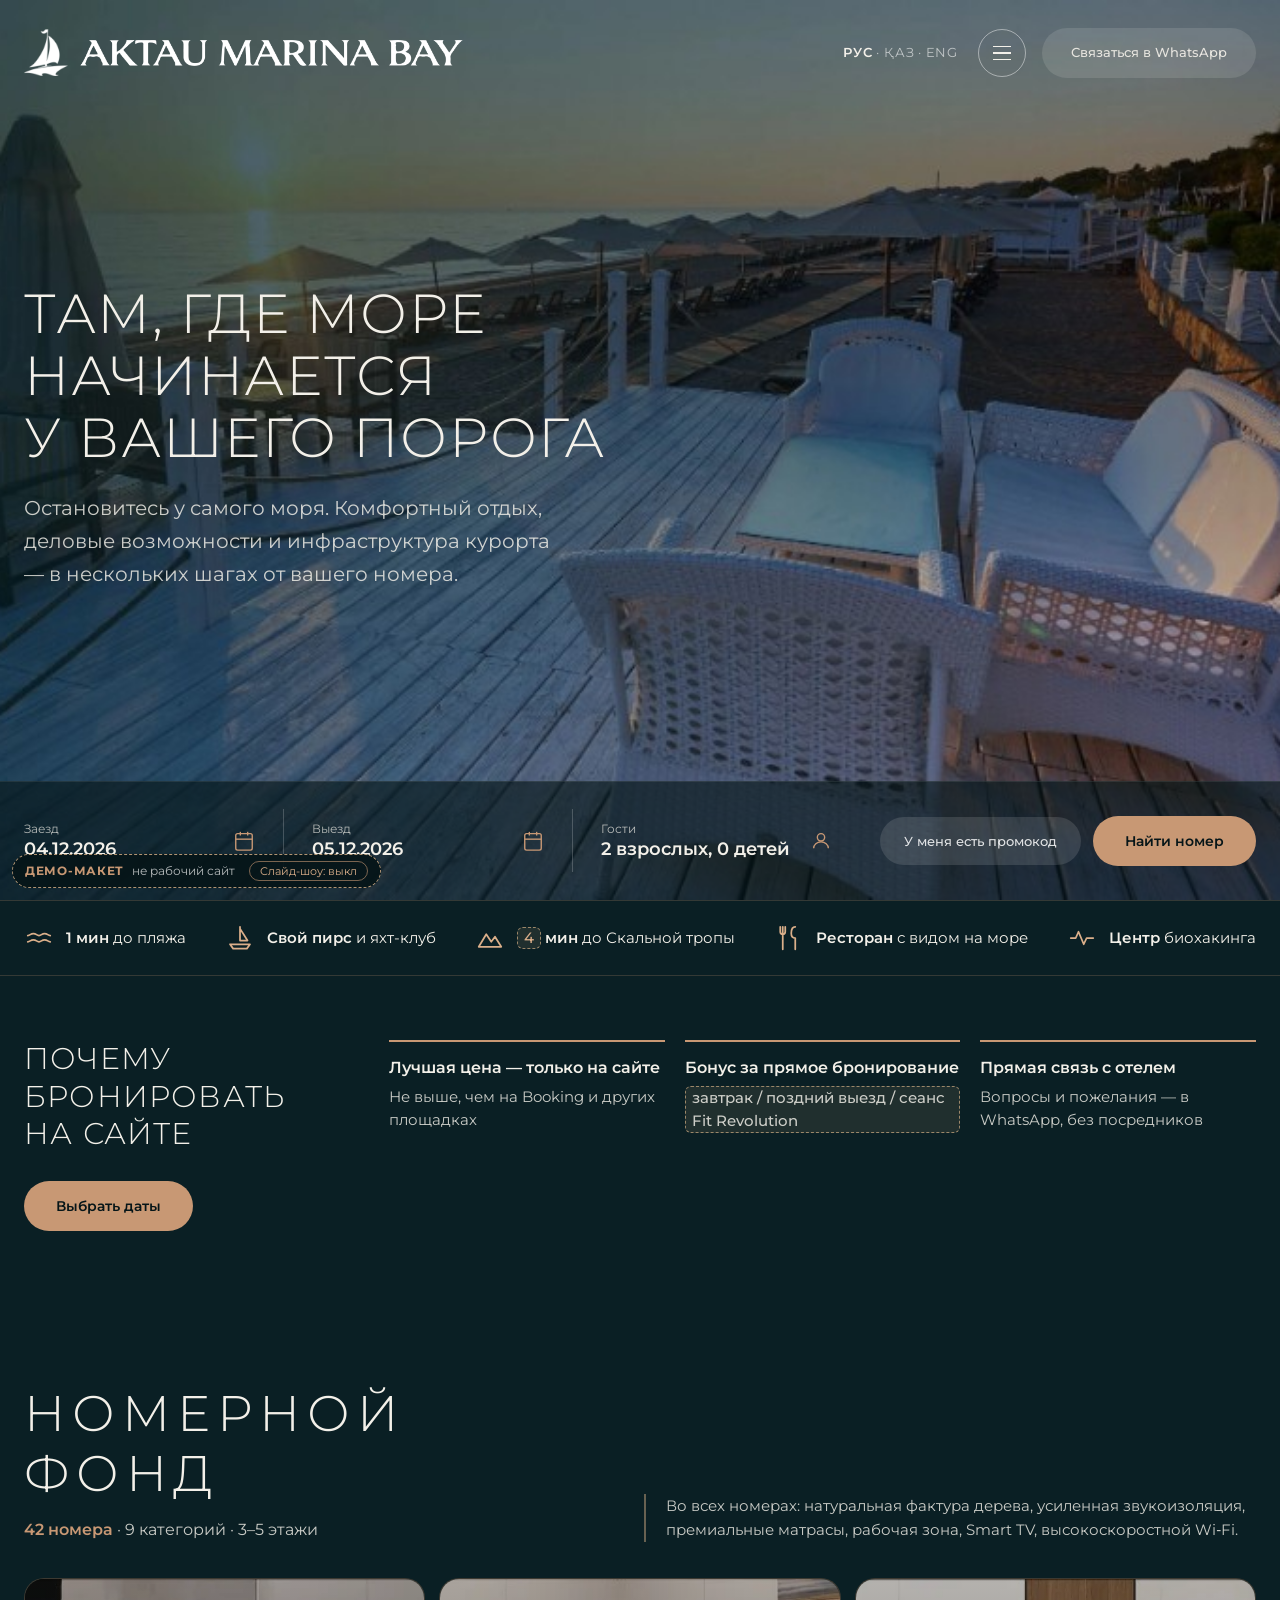
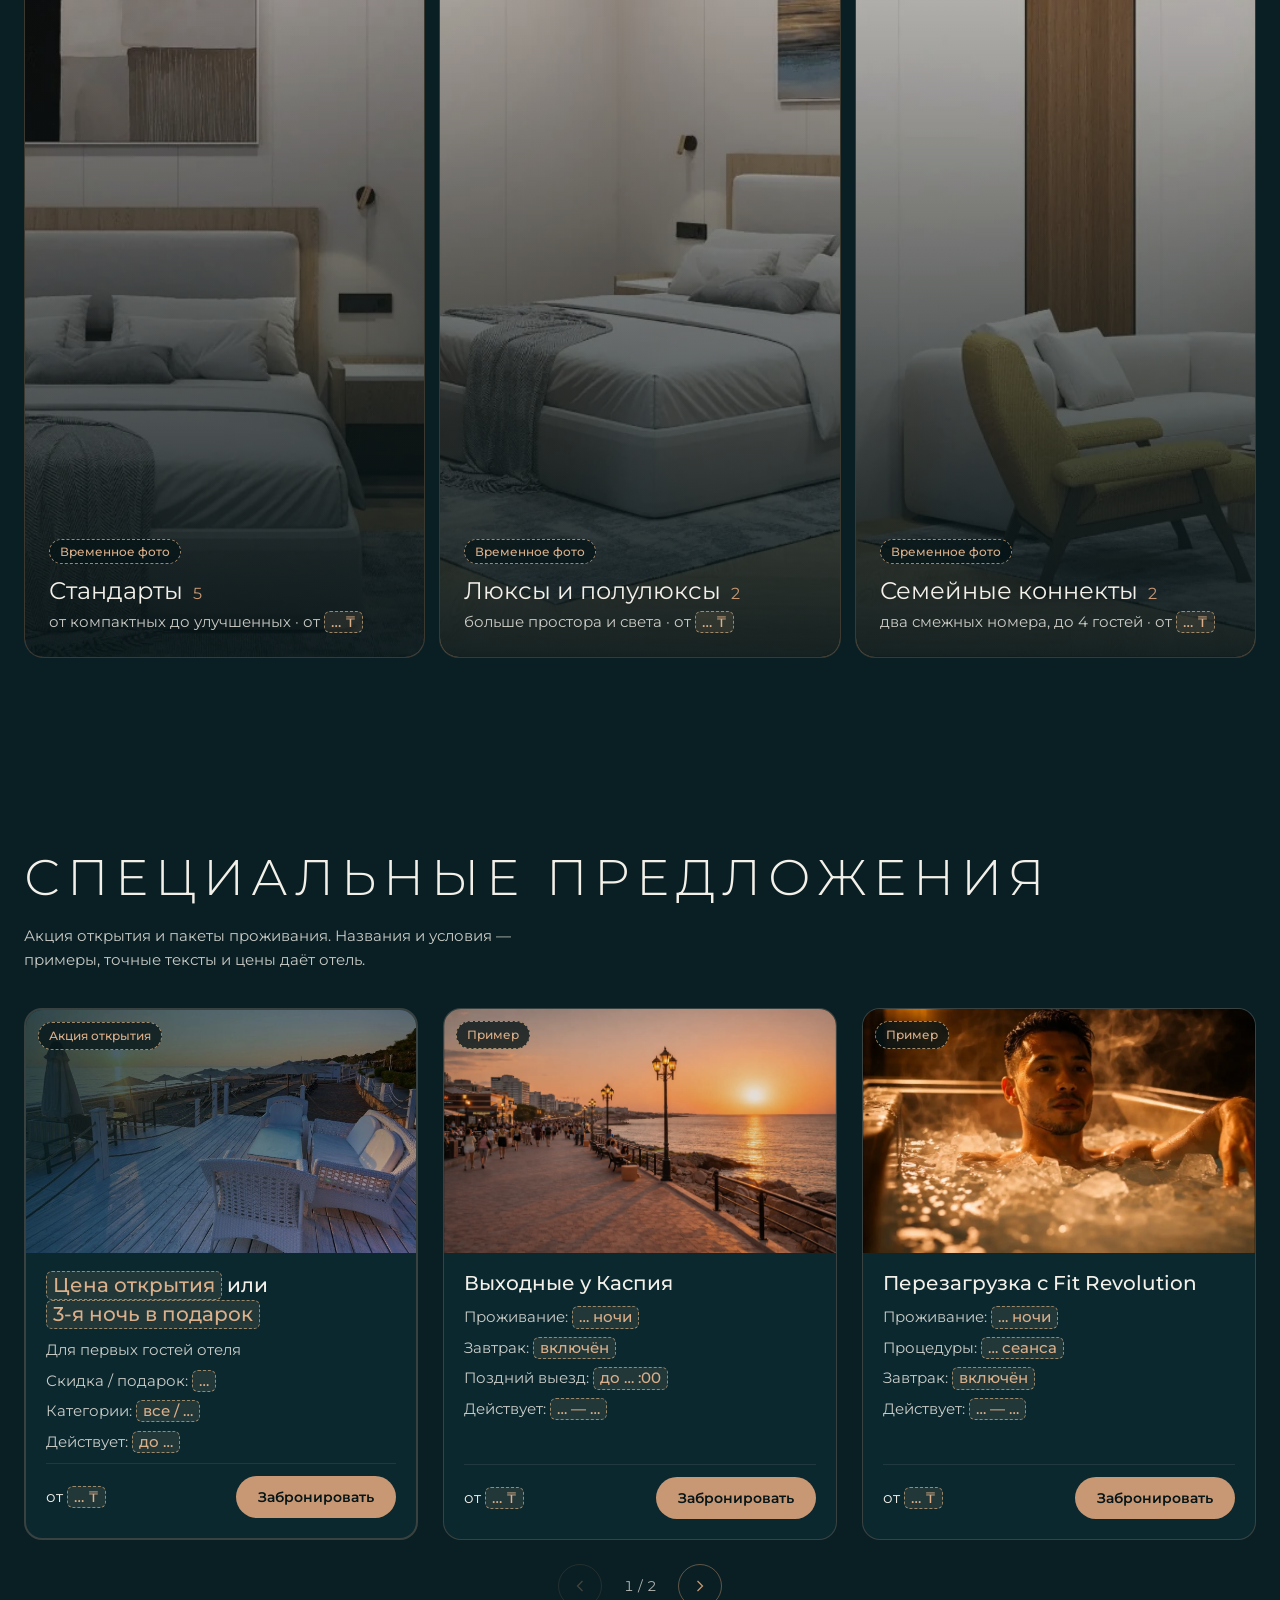
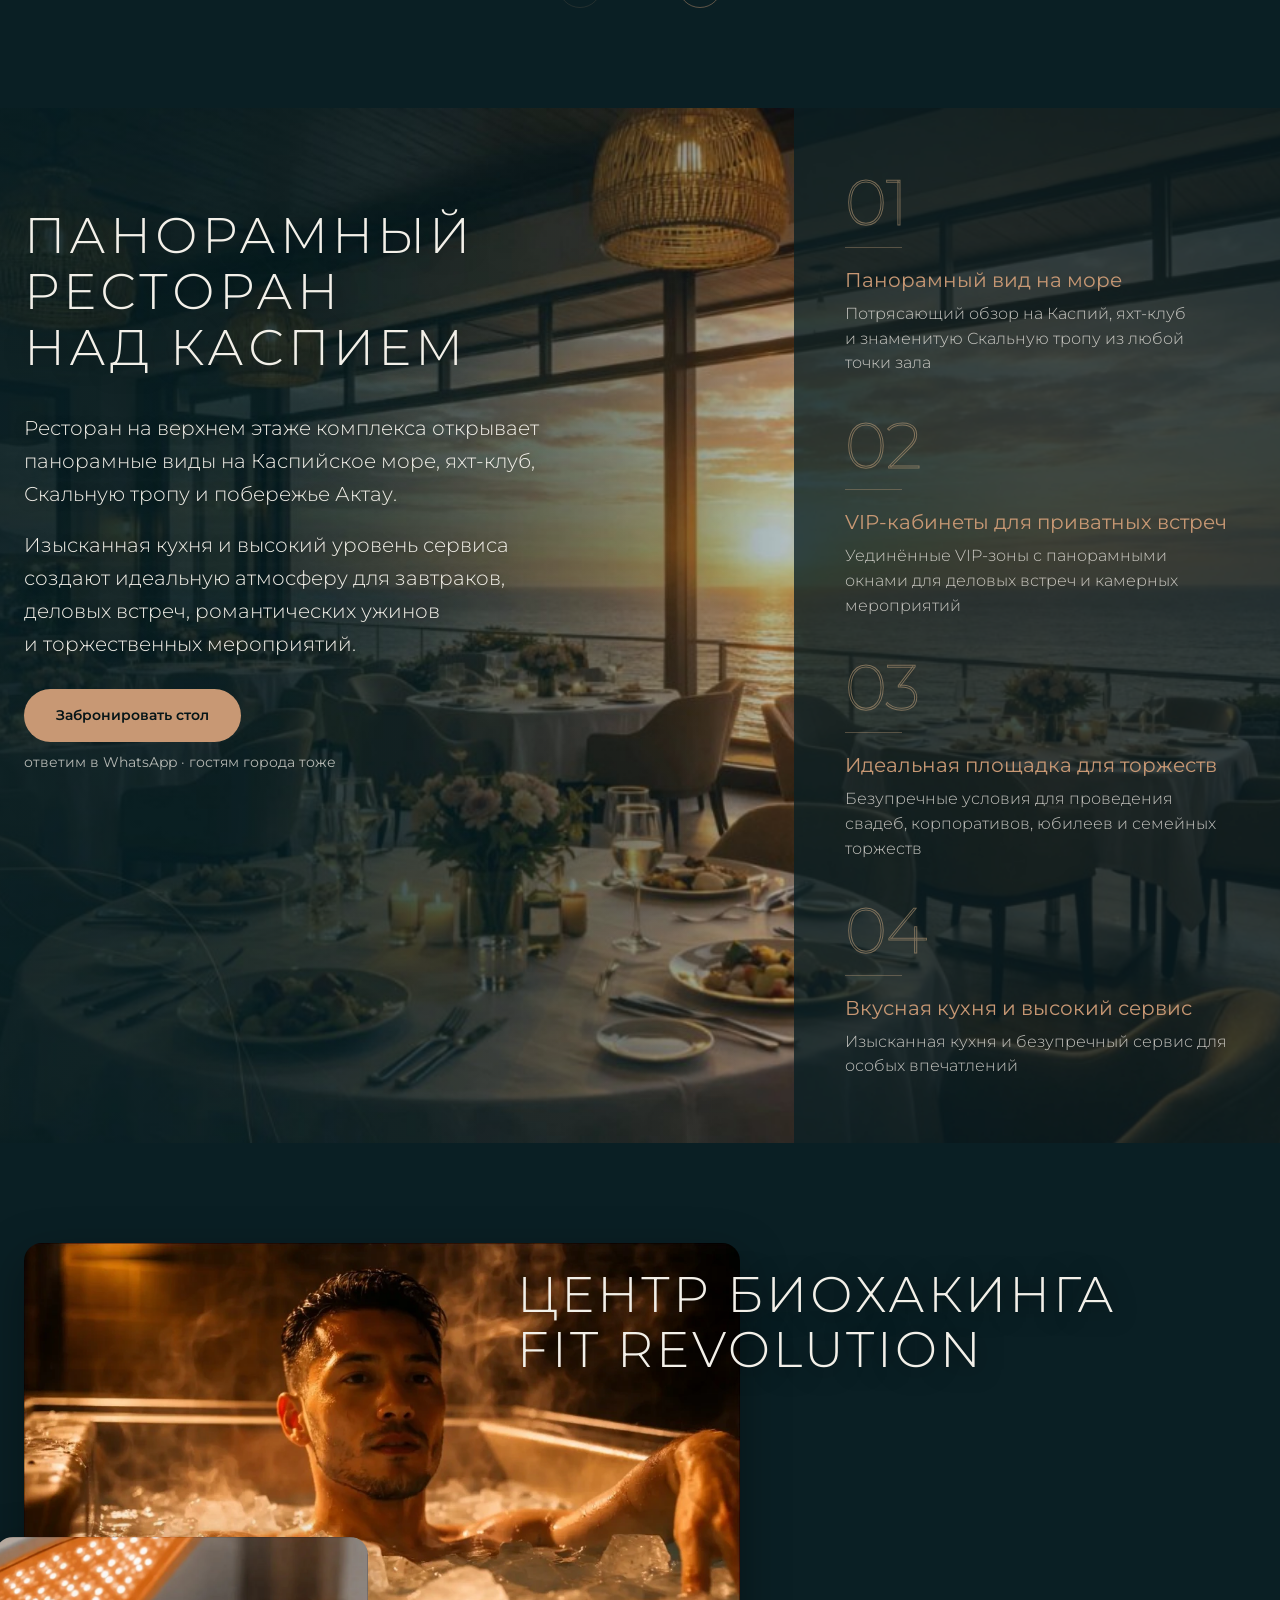
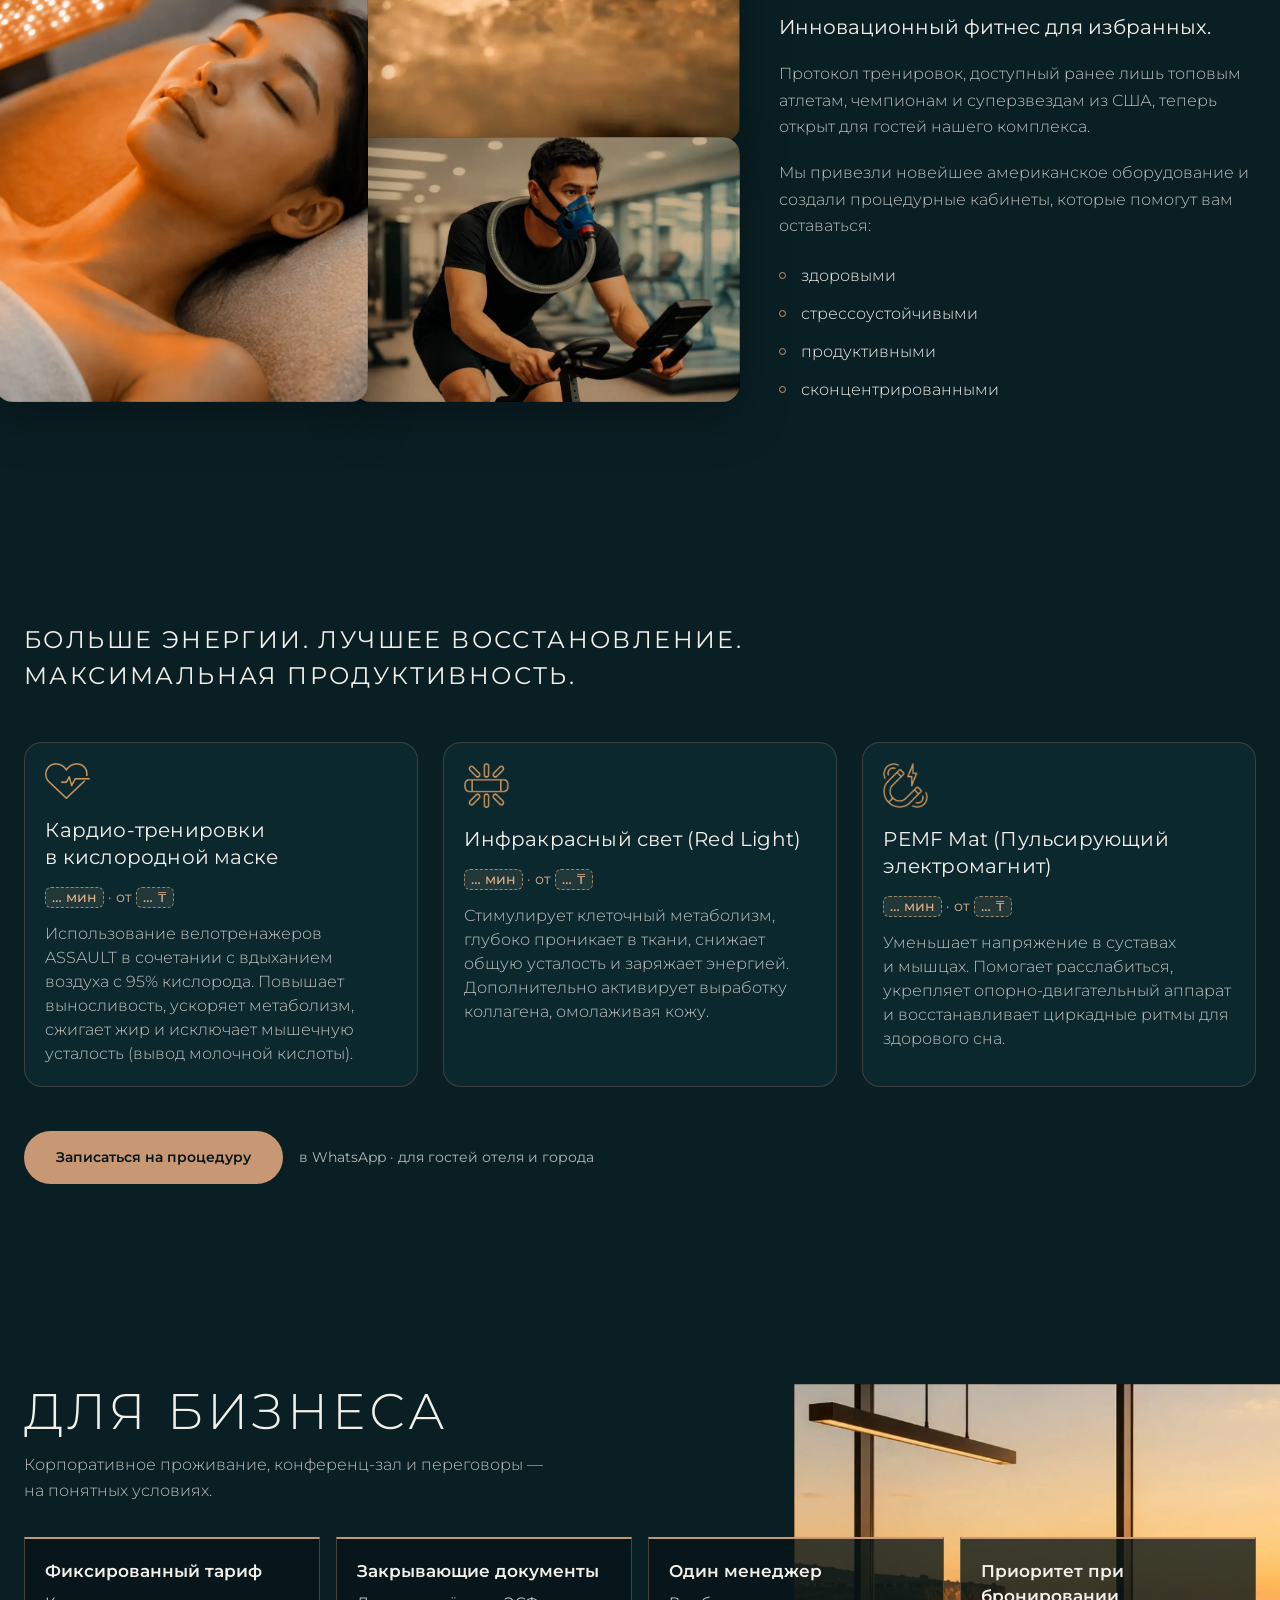
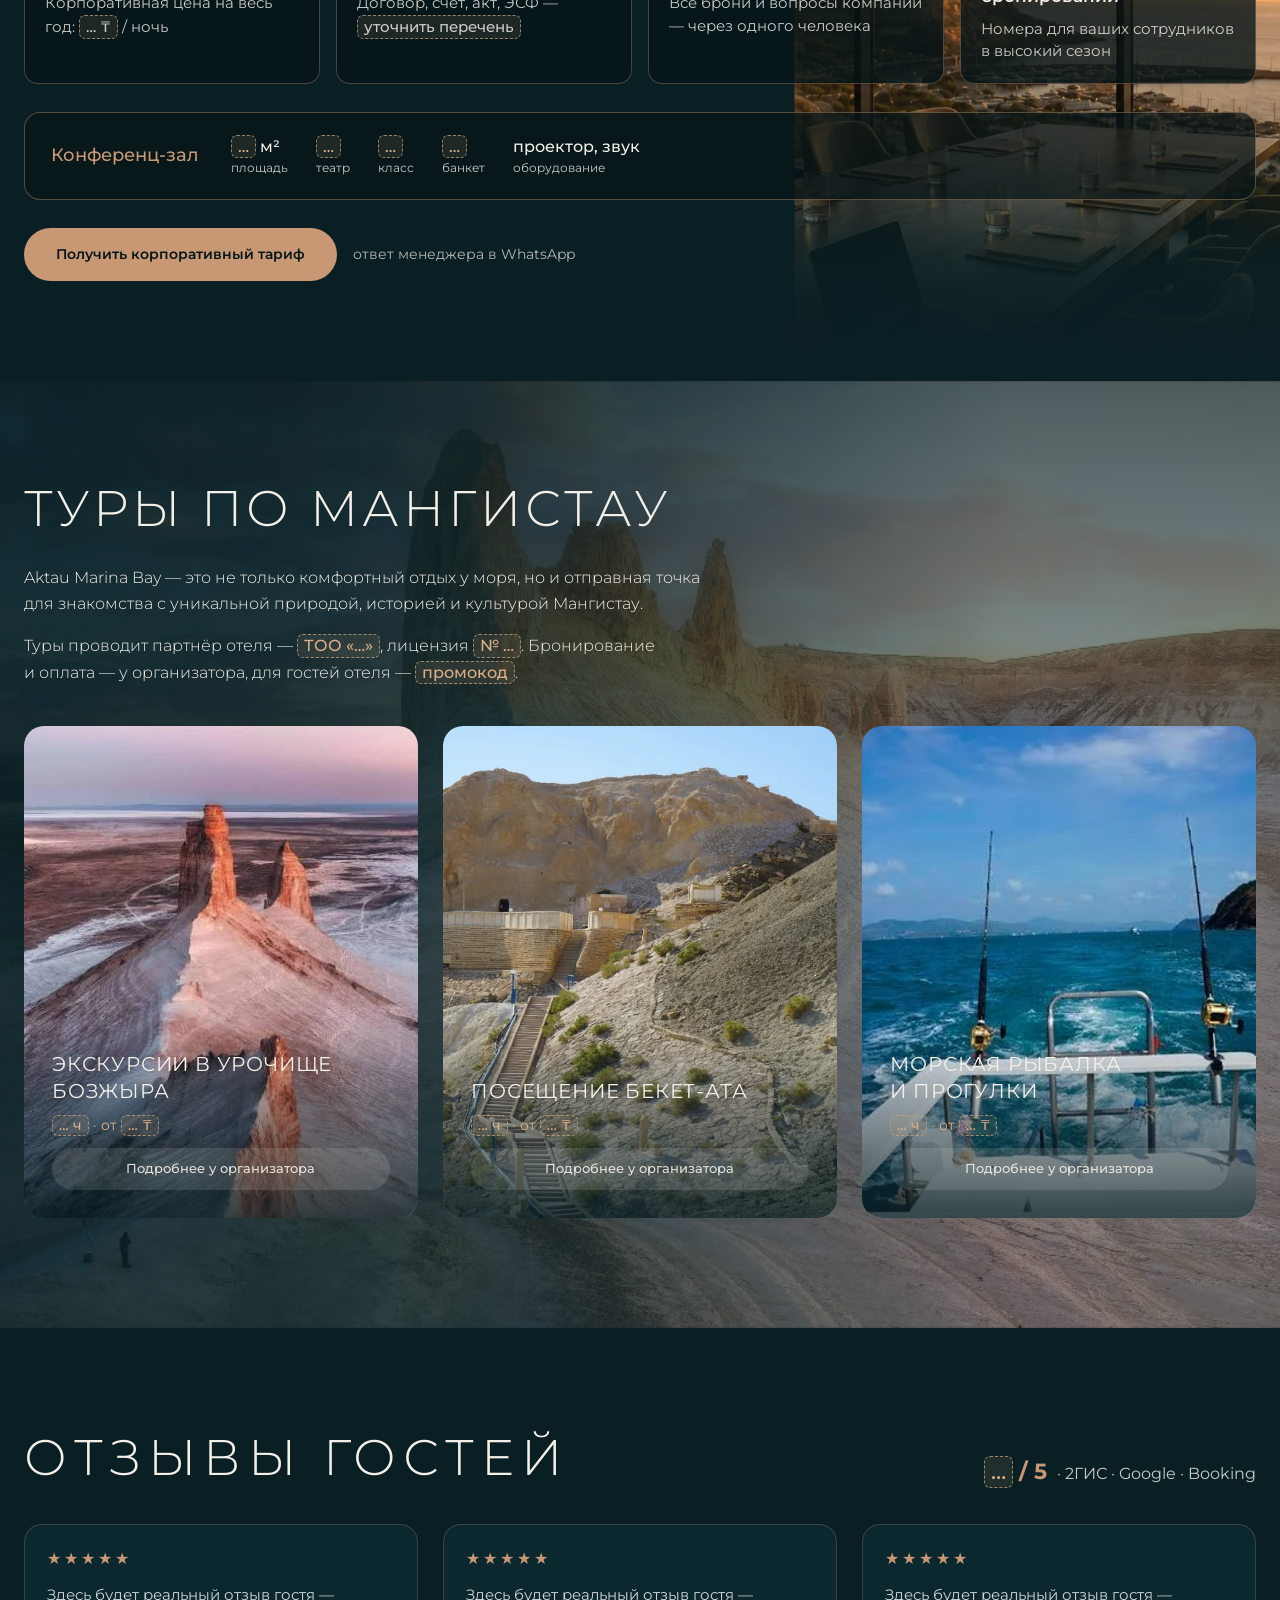
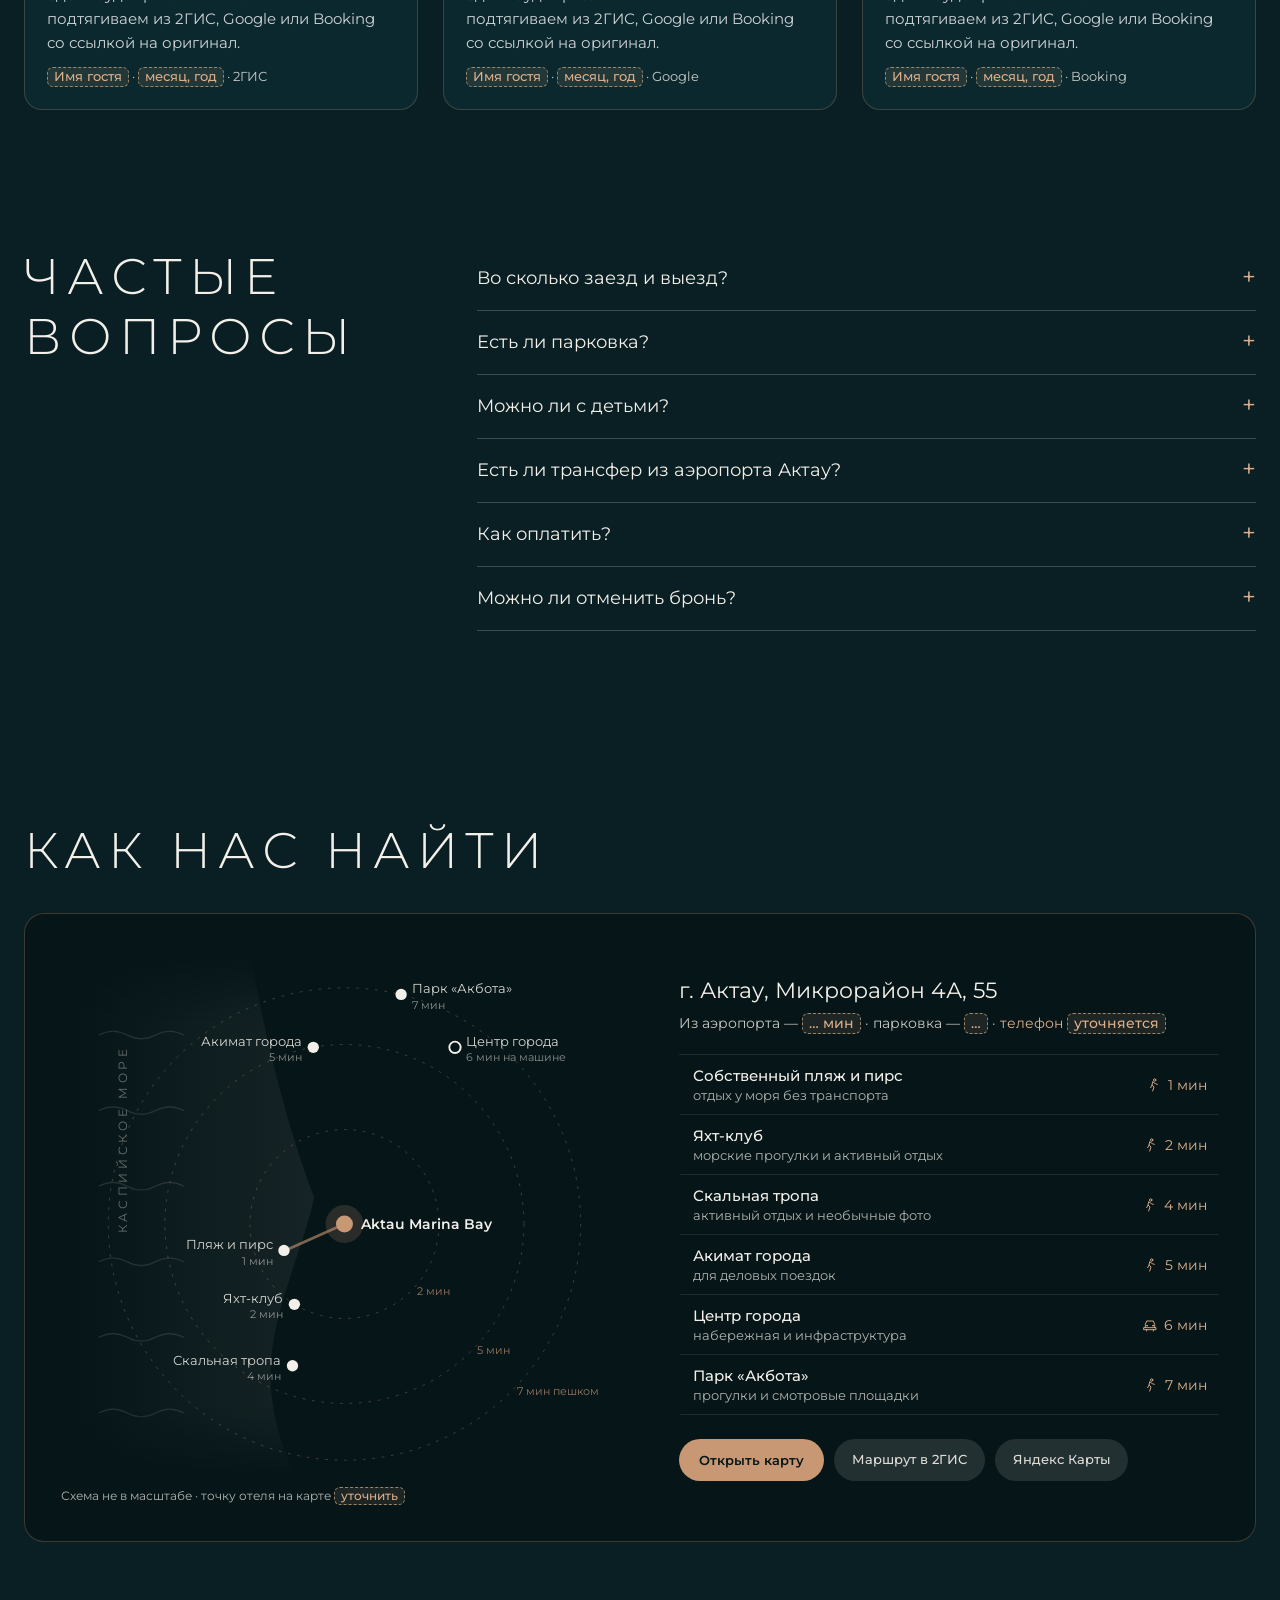
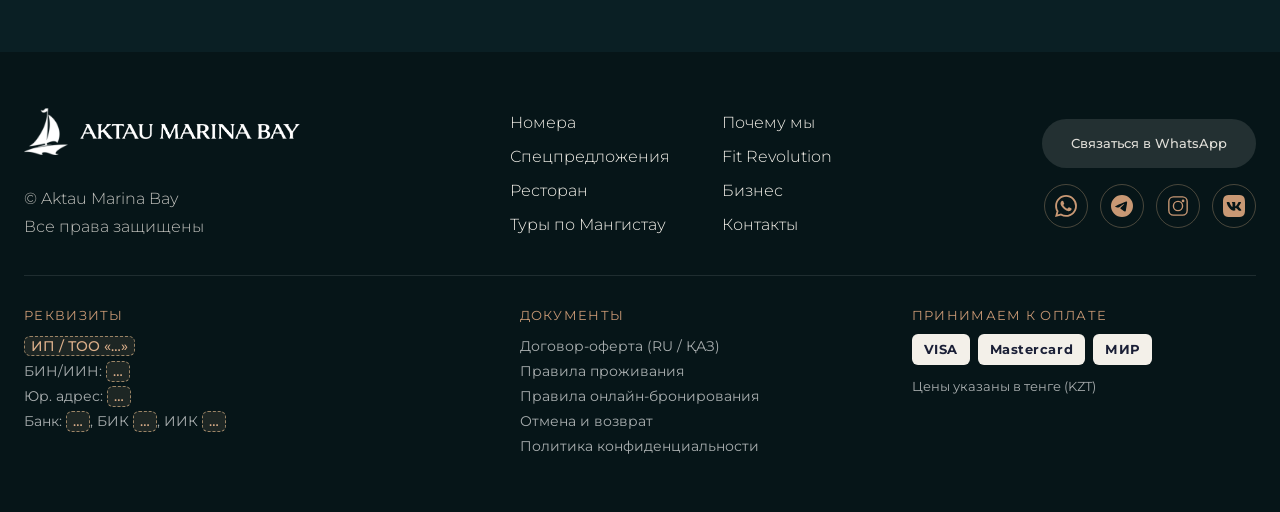
<file: v2/index.html>
<!DOCTYPE html>
<html lang="ru">
<head>
  <meta charset="UTF-8">
  <meta name="viewport" content="width=device-width, initial-scale=1.0">
  <meta name="description" content="Aktau Marina Bay — отель на первой береговой линии Каспийского моря в Актау">
  <!-- Демо-макет: не индексировать поисковиками -->
  <meta name="robots" content="noindex, nofollow">
  <title>Макет · Aktau Marina Bay — отель у моря</title>

  <link rel="icon" href="favicon.ico" sizes="any">
  <link rel="icon" href="favicon.png" type="image/png" sizes="32x32">
  <link rel="apple-touch-icon" href="apple-touch-icon.png">

  <link rel="preload" href="fonts/montserrat-300-cyrillic.woff2" as="font" type="font/woff2" crossorigin>
  <link rel="preload" href="fonts/montserrat-400-cyrillic.woff2" as="font" type="font/woff2" crossorigin>
  <link rel="preload" href="fonts/montserrat-600-cyrillic.woff2" as="font" type="font/woff2" crossorigin>
  <link rel="stylesheet" href="css/fonts.css">
  <link rel="stylesheet" href="css/styles.css">
  <link rel="stylesheet" href="css/mockup.css">
  <!-- Без JS анимация появления не запустится — показываем контент сразу -->
  <noscript><style>.reveal { opacity: 1 !important; transform: none !important; }</style></noscript>
</head>
<body>

  <!-- ===== МАКЕТ: пометка «демо» (видна на любом экране) ===== -->
  <div class="demo-badge" role="note">
    <b>Демо-макет</b>
    <span>не рабочий сайт</span>
    <button type="button" class="demo-badge__toggle" id="slides-toggle" aria-pressed="false">Слайд-шоу: выкл</button>
  </div>

  <!-- ===== МАКЕТ: закреплённая шапка (появляется после первого экрана) ===== -->
  <div class="stickybar" id="stickybar" aria-hidden="true">
    <div class="container stickybar__inner">
      <a href="#hero" class="logo stickybar__logo">
        <img src="images/logo.png" alt="" class="logo__icon" width="30" height="32">
        <img src="images/logo2.png" alt="Aktau Marina Bay" class="logo__wordmark" width="150" height="22">
      </a>
      <nav class="stickybar__nav" aria-label="Быстрая навигация">
        <a href="#rooms">Номера</a>
        <a href="#offers">Предложения</a>
        <a href="#restaurant">Ресторан</a>
        <a href="#biohacking">Fit Revolution</a>
        <a href="#business">Для бизнеса</a>
        <a href="#concierge">Туры</a>
        <a href="#location">Контакты</a>
      </nav>
      <div class="stickybar__actions">
        <span class="lang-switch"><b>РУС</b> · ҚАЗ · ENG</span>
        <a href="#" data-wa class="stickybar__wa" aria-label="WhatsApp">
          <svg width="18" height="18" viewBox="0 0 24 24" fill="currentColor" aria-hidden="true"><path d="M12.05 0C5.5 0 .16 5.34.16 11.89c0 2.1.55 4.14 1.59 5.95L.06 24l6.3-1.65a11.88 11.88 0 005.69 1.45h.01c6.55 0 11.89-5.34 11.89-11.89A11.82 11.82 0 0012.05 0zm0 21.78a9.87 9.87 0 01-5.03-1.38l-.36-.21-3.74.98 1-3.65-.24-.37a9.86 9.86 0 01-1.51-5.26c0-5.45 4.44-9.88 9.89-9.88a9.88 9.88 0 019.88 9.89c0 5.45-4.43 9.88-9.89 9.88z"/></svg>
        </a>
        <a href="#hero" class="btn-primary btn-primary--sm stickybar__book" data-open-dates>Забронировать</a>
        <button class="stickybar__menu" type="button" aria-label="Открыть меню" data-open-menu>
          <span></span><span></span><span></span>
        </button>
      </div>
    </div>
  </div>

  <!-- ===== BLOCK 1: Hero ===== -->
  <section class="hero" id="hero">
    <!-- Вариант со слайд-шоу (п. 2 директора, на рассмотрении): включается кнопкой в плашке «Демо» -->
    <div class="hero-slides" aria-hidden="true">
      <div class="hero-slides__slide is-active" data-caption="Пирс и море" data-target="#perks" style="background-image:url('images/main.png')"></div>
      <div class="hero-slides__slide" data-caption="Номера" data-target="#rooms" style="background-image:url('images/rooms/5.webp')"></div>
      <div class="hero-slides__slide" data-caption="Панорамный ресторан" data-target="#restaurant" style="background-image:url('images/why-2.webp')"></div>
      <div class="hero-slides__slide" data-caption="Для бизнеса" data-target="#business" style="background-image:url('images/biz-bg.webp')"></div>
      <div class="hero-slides__slide" data-caption="Fit Revolution" data-target="#biohacking" style="background-image:url('images/bio-1.webp')"></div>
    </div>
    <a class="hero-slides__caption" href="#perks" id="slides-caption" hidden>Пирс и море →</a>

    <div class="hero__inner">
      <header class="header">
        <div class="container header__container reveal">
          <a href="#hero" class="logo">
            <img src="images/logo.png" alt="" class="logo__icon" width="44" height="44">
            <img src="images/logo2.png" alt="Aktau Marina Bay" class="logo__wordmark" width="180" height="28">
          </a>

          <div class="header__actions">
            <span class="lang-switch lang-switch--hero"><b>РУС</b> · ҚАЗ · ENG</span>
            <button class="menu-btn" type="button" aria-label="Открыть меню" aria-expanded="false" aria-controls="site-menu">
              <span class="menu-btn__lines">
                <span></span>
                <span></span>
                <span></span>
              </span>
            </button>
            <a href="#" data-wa class="btn-outline">
              Связаться в WhatsApp
            </a>
          </div>
        </div>
      </header>

      <div class="container hero__content">
        <div class="hero__text">
          <h1 class="hero__title reveal">Там, где море начинается у&nbsp;вашего порога</h1>
          <p class="hero__subtitle reveal">
            Остановитесь у самого моря. Комфортный отдых, деловые возможности
            и инфраструктура курорта — в нескольких шагах от вашего номера.
          </p>
        </div>
      </div>

      <!-- Телефон: форма свёрнута в одну кнопку (п. 4 директора) -->
      <div class="container hero__dates">
        <button class="btn-primary hero__dates-btn" type="button" data-open-dates>Выбрать даты</button>
      </div>

      <!-- Booking bar — внутри hero; на телефоне открывается панелью снизу -->
      <div class="booking" id="booking-sheet">
        <span class="sheet-grip" aria-hidden="true"></span>
        <div class="booking__sheet-head">
          <p class="booking__sheet-title">Даты и гости</p>
          <button class="booking__sheet-close" type="button" aria-label="Закрыть" data-close-dates>×</button>
        </div>
        <div class="container booking__container">
          <button class="booking__field reveal" type="button" data-booking-trigger="checkin">
            <div class="booking__field-body">
              <span class="booking__label">Заезд</span>
              <span class="booking__value" id="checkin-display">10.06.2026</span>
            </div>
            <svg class="booking__icon" width="22" height="22" viewBox="0 0 24 24" fill="none" stroke="currentColor" stroke-width="1.5" aria-hidden="true">
              <rect x="3" y="4" width="18" height="18" rx="2"/>
              <line x1="3" y1="10" x2="21" y2="10"/>
              <line x1="8" y1="2" x2="8" y2="6"/>
              <line x1="16" y1="2" x2="16" y2="6"/>
            </svg>
            <input type="date" class="booking__input-hidden" id="checkin-input" value="2026-06-10" tabindex="-1" aria-hidden="true">
          </button>

          <button class="booking__field reveal" type="button" data-booking-trigger="checkout">
            <div class="booking__field-body">
              <span class="booking__label">Выезд</span>
              <span class="booking__value" id="checkout-display">11.06.2026</span>
            </div>
            <svg class="booking__icon" width="22" height="22" viewBox="0 0 24 24" fill="none" stroke="currentColor" stroke-width="1.5" aria-hidden="true">
              <rect x="3" y="4" width="18" height="18" rx="2"/>
              <line x1="3" y1="10" x2="21" y2="10"/>
              <line x1="8" y1="2" x2="8" y2="6"/>
              <line x1="16" y1="2" x2="16" y2="6"/>
            </svg>
            <input type="date" class="booking__input-hidden" id="checkout-input" value="2026-06-11" tabindex="-1" aria-hidden="true">
          </button>

          <button class="booking__field reveal" type="button" data-booking-trigger="guests" aria-expanded="false" aria-controls="guests-dropdown">
            <div class="booking__field-body">
              <span class="booking__label">Гости</span>
              <span class="booking__value" id="guests-display">2 взрослых, 0 детей</span>
            </div>
            <svg class="booking__icon" width="22" height="22" viewBox="0 0 24 24" fill="none" stroke="currentColor" stroke-width="1.5" aria-hidden="true">
              <circle cx="12" cy="8" r="4"/>
              <path d="M4 20c0-4 3.6-7 8-7s8 3 8 7"/>
            </svg>
          </button>

          <div class="booking__actions reveal">
            <button class="booking__promo-btn" type="button" id="promo-toggle">У меня есть промокод</button>
            <button class="btn-primary" type="button" id="booking-search">Найти номер</button>
          </div>
        </div>

        <!-- Dropdown: гости -->
        <div class="booking-dropdown" id="guests-dropdown" hidden>
          <div class="booking-dropdown__row">
            <span>Взрослые</span>
            <div class="booking-dropdown__counter">
              <button type="button" class="counter-btn" data-counter="adults" data-action="minus" aria-label="Меньше взрослых">−</button>
              <span id="adults-count">2</span>
              <button type="button" class="counter-btn" data-counter="adults" data-action="plus" aria-label="Больше взрослых">+</button>
            </div>
          </div>
          <div class="booking-dropdown__row">
            <span>Дети</span>
            <div class="booking-dropdown__counter">
              <button type="button" class="counter-btn" data-counter="children" data-action="minus" aria-label="Меньше детей">−</button>
              <span id="children-count">0</span>
              <button type="button" class="counter-btn" data-counter="children" data-action="plus" aria-label="Больше детей">+</button>
            </div>
          </div>
          <button type="button" class="booking-dropdown__done" id="guests-done">Готово</button>
        </div>

        <!-- Dropdown: промокод -->
        <div class="booking-dropdown booking-dropdown--promo" id="promo-dropdown" hidden>
          <label class="booking-dropdown__promo-label" for="promo-input">Промокод</label>
          <div class="booking-dropdown__promo-row">
            <input type="text" id="promo-input" class="booking-dropdown__promo-input" placeholder="Введите код">
            <button type="button" class="btn-primary btn-primary--sm" id="promo-apply">Применить</button>
          </div>
        </div>
      </div>
    </div>
  </section>

  <!-- ===== МАКЕТ v2: Полоса преимуществ (п. 5 директора) ===== -->
  <section class="perks" id="perks" aria-label="Преимущества отеля">
    <ul class="container perks__list">
      <li class="perk"><svg width="30" height="30" viewBox="0 0 24 24" fill="none" stroke="currentColor" stroke-width="1.4" stroke-linecap="round" stroke-linejoin="round" aria-hidden="true"><path d="M3 10c2 0 2-1.5 4.5-1.5S10 10 12 10s2-1.5 4.5-1.5S19 10 21 10M3 15c2 0 2-1.5 4.5-1.5S10 15 12 15s2-1.5 4.5-1.5S19 15 21 15"/></svg><span><b>1 мин</b> до пляжа</span></li>
      <li class="perk"><svg width="30" height="30" viewBox="0 0 24 24" fill="none" stroke="currentColor" stroke-width="1.4" stroke-linecap="round" stroke-linejoin="round" aria-hidden="true"><path d="M12 3v11M12 4.5l6 9.5h-6M4 17h16l-2.5 3.5h-11z"/></svg><span><b>Свой пирс</b> и яхт-клуб</span></li>
      <li class="perk"><svg width="30" height="30" viewBox="0 0 24 24" fill="none" stroke="currentColor" stroke-width="1.4" stroke-linecap="round" stroke-linejoin="round" aria-hidden="true"><path d="M3 19l6-10 4 6 3-4 5 8z"/></svg><span><b><span class="ph">4</span> мин</b> до Скальной тропы</span></li>
      <li class="perk"><svg width="30" height="30" viewBox="0 0 24 24" fill="none" stroke="currentColor" stroke-width="1.4" stroke-linecap="round" stroke-linejoin="round" aria-hidden="true"><path d="M7 3v7M5 3v4a2 2 0 004 0V3M7 10v11M17 3c-2 0-3.2 2.2-3.2 5.2S15 12 17 12v9"/></svg><span><b>Ресторан</b> с видом на море</span></li>
      <li class="perk"><svg width="30" height="30" viewBox="0 0 24 24" fill="none" stroke="currentColor" stroke-width="1.4" stroke-linecap="round" stroke-linejoin="round" aria-hidden="true"><path d="M3 12h4l2.2-5 4.2 10 2.3-5H21"/></svg><span><b>Центр</b> биохакинга</span></li>
    </ul>
  </section>

  <!-- ===== МАКЕТ v2: Почему бронировать на сайте (п. 1 директора) ===== -->
  <section class="direct" id="direct">
    <div class="container direct__inner">
      <h2 class="direct__title">Почему бронировать на&nbsp;сайте</h2>
      <ul class="direct__list">
        <li><b>Лучшая цена — только на сайте</b><span>Не выше, чем на Booking и других площадках</span></li>
        <li><b>Бонус за прямое бронирование</b><span><span class="ph">завтрак / поздний выезд / сеанс Fit Revolution</span></span></li>
        <li><b>Прямая связь с отелем</b><span>Вопросы и пожелания — в WhatsApp, без посредников</span></li>
      </ul>
      <button class="btn-primary direct__btn" type="button" data-open-dates>Выбрать даты</button>
    </div>
  </section>

  <!-- ===== МАКЕТ v3: Номера — три вкладыша по категориям (раскрываются при наведении / нажатии) ===== -->
  <section class="rooms3" id="rooms">
    <div class="container">
      <header class="rooms3__header">
        <div>
          <h2 class="section-h">Номерной фонд</h2>
          <p class="rooms2__stats"><b>42 номера</b> · 9 категорий · 3–5 этажи</p>
        </div>
        <p class="rooms2__standard">Во всех номерах: натуральная фактура дерева, усиленная звукоизоляция, премиальные матрасы, рабочая зона, Smart TV, высокоскоростной Wi‑Fi.</p>
      </header>
      <div class="room-tabs">
      <article class="room-tab" data-group="standard">
        <img class="room-tab__bg" src="images/rooms/1.webp" alt="" loading="lazy">
        <button class="room-tab__head" type="button" aria-expanded="false" aria-controls="room-tab-standard">
          <span class="room-tab__title">Стандарты <span>5</span></span>
          <span class="room-tab__sub">от компактных до улучшенных · от <span class="ph">… ₸</span></span>
          <span class="rc__badge room-tab__badge">Временное фото</span>
        </button>
        <div class="room-tab__body" id="room-tab-standard">
          <ul class="rt-list">
            <li class="rt-room" data-img="images/rooms/1.webp" data-pos="15% 50%">
              <button class="rt-room__photo" type="button" data-room-more aria-label="Фото и описание номера"><img src="images/rooms/1.webp" alt="" loading="lazy" style="object-position:15% 50%"><span class="rc__badge">Временное фото</span></button>
              <div class="rt-room__info">
                <p class="rc__en">Standard Compact</p>
                <h4 class="rt-room__title">Стандарт Компакт</h4>
                <ul class="rc__chips"><li>1–2 гостя</li><li>20,4 м²</li><li>3–5 этажи</li></ul>
                <p class="rt-room__text">Эргономичный номер для индивидуального размещения и деловых поездок.</p>
                <template class="rc3__full">Спроектирован для соло-путешественников и гостей, приезжающих в Актау с деловым визитом. Несмотря на компактную площадь (20,4 м²), номер включает полноценное спальное место с премиальным матрасом, удобный рабочий стол, Smart TV и современный санузел (4,5 м²).</template>
              </div>
              <div class="rt-room__side">
                <p class="rc__price">от <span class="ph">… ₸</span> / ночь</p>
                <div class="rt-room__actions">
                  <button class="btn-glass btn-glass--sm" type="button" data-room-more>Подробнее</button>
                  <button class="rc__btn" type="button" data-room-name="Стандарт Компакт">Выбрать</button>
                </div>
              </div>
            </li>
            <li class="rt-room" data-img="images/rooms/1.webp" data-pos="100% 50%">
              <button class="rt-room__photo" type="button" data-room-more aria-label="Фото и описание номера"><img src="images/rooms/1.webp" alt="" loading="lazy" style="object-position:100% 50%"><span class="rc__badge">Временное фото</span></button>
              <div class="rt-room__info">
                <p class="rc__en">Standard Double</p>
                <h4 class="rt-room__title">Стандарт Улучшенный Double</h4>
                <ul class="rc__chips"><li>2 гостя</li><li>22,0–28,1 м²</li><li>кровать Double</li></ul>
                <p class="rt-room__text">Самая популярная категория: большая двуспальная кровать, тишина и продуманная эргономика.</p>
                <template class="rc3__full">Самая популярная категория отеля, сочетающая лаконичный современный дизайн, тишину и продуманную эргономику. Комфортная двуспальная кровать, рабочее место для ноутбука, Smart TV, высокоскоростной Wi-Fi и электронная система доступа. Свежий ремонт с тактильными материалами и фактурой дерева.</template>
              </div>
              <div class="rt-room__side">
                <p class="rc__price">от <span class="ph">… ₸</span> / ночь</p>
                <div class="rt-room__actions">
                  <button class="btn-glass btn-glass--sm" type="button" data-room-more>Подробнее</button>
                  <button class="rc__btn" type="button" data-room-name="Стандарт Улучшенный Double">Выбрать</button>
                </div>
              </div>
            </li>
            <li class="rt-room" data-img="images/rooms/3.webp" data-pos="100% 50%">
              <button class="rt-room__photo" type="button" data-room-more aria-label="Фото и описание номера"><img src="images/rooms/3.webp" alt="" loading="lazy" style="object-position:100% 50%"><span class="rc__badge">Временное фото</span></button>
              <div class="rt-room__info">
                <p class="rc__en">Standard Twin</p>
                <h4 class="rt-room__title">Стандарт Улучшенный Twin</h4>
                <ul class="rc__chips"><li>2 гостя</li><li>21,6 м²</li><li>2 раздельные кровати</li></ul>
                <p class="rt-room__text">Две раздельные кровати — для совместных командировок и экскурсионных туров.</p>
                <template class="rc3__full">Светлый и функциональный номер площадью 21,6 м², где каждый метр организован с заботой об удобстве двух гостей. Две отдельные кровати с качественными матрасами, индивидуальное освещение у изголовья, рабочая зона, Smart TV и усиленная шумоизоляция.</template>
              </div>
              <div class="rt-room__side">
                <p class="rc__price">от <span class="ph">… ₸</span> / ночь</p>
                <div class="rt-room__actions">
                  <button class="btn-glass btn-glass--sm" type="button" data-room-more>Подробнее</button>
                  <button class="rc__btn" type="button" data-room-name="Стандарт Улучшенный Twin">Выбрать</button>
                </div>
              </div>
            </li>
            <li class="rt-room" data-img="images/rooms/1.webp" data-pos="50% 50%">
              <button class="rt-room__photo" type="button" data-room-more aria-label="Фото и описание номера"><img src="images/rooms/1.webp" alt="" loading="lazy" style="object-position:50% 50%"><span class="rc__badge">Временное фото</span></button>
              <div class="rt-room__info">
                <p class="rc__en">Superior Double</p>
                <h4 class="rt-room__title">Стандарт Плюс Double</h4>
                <ul class="rc__chips"><li>2 гостя</li><li>28,1 м²</li><li>кровать Double</li></ul>
                <p class="rt-room__text">Увеличенная площадь и большая двуспальная кровать.</p>
                <template class="rc3__full">Выбор для тех, кто ценит дополнительный простор в классическом формате однокомнатного номера. На площади 28,1 м² — широкая двуспальная кровать с премиальным постельным бельём, удобное кресло, функциональный рабочий стол и современный санузел (4,5 м²).</template>
              </div>
              <div class="rt-room__side">
                <p class="rc__price">от <span class="ph">… ₸</span> / ночь</p>
                <div class="rt-room__actions">
                  <button class="btn-glass btn-glass--sm" type="button" data-room-more>Подробнее</button>
                  <button class="rc__btn" type="button" data-room-name="Стандарт Плюс Double">Выбрать</button>
                </div>
              </div>
            </li>
            <li class="rt-room" data-img="images/rooms/2.webp" data-pos="50% 50%">
              <button class="rt-room__photo" type="button" data-room-more aria-label="Фото и описание номера"><img src="images/rooms/2.webp" alt="" loading="lazy" style="object-position:50% 50%"><span class="rc__badge">Временное фото</span></button>
              <div class="rt-room__info">
                <p class="rc__en">Superior Twin</p>
                <h4 class="rt-room__title">Стандарт Плюс Twin</h4>
                <ul class="rc__chips"><li>2 гостя</li><li>28,1 м²</li><li>2 раздельные кровати</li></ul>
                <p class="rt-room__text">Две полноразмерные кровати на увеличенной площади — для деловых поездок и команд.</p>
                <template class="rc3__full">Спроектирован с учётом требований бизнес-путешественников и корпоративных делегаций. Две фиксированные односпальные кровати с ортопедическими матрасами, полноценная рабочая зона со стабильным Wi-Fi, Smart TV и вместительная система хранения. Эффективная звукоизоляция.</template>
              </div>
              <div class="rt-room__side">
                <p class="rc__price">от <span class="ph">… ₸</span> / ночь</p>
                <div class="rt-room__actions">
                  <button class="btn-glass btn-glass--sm" type="button" data-room-more>Подробнее</button>
                  <button class="rc__btn" type="button" data-room-name="Стандарт Плюс Twin">Выбрать</button>
                </div>
              </div>
            </li>
          </ul>
          <button class="btn-glass btn-glass--sm room-tab__close" type="button">Свернуть</button>
        </div>
      </article>
      <article class="room-tab" data-group="suite">
        <img class="room-tab__bg" src="images/rooms/5.webp" alt="" loading="lazy">
        <button class="room-tab__head" type="button" aria-expanded="false" aria-controls="room-tab-suite">
          <span class="room-tab__title">Люксы и полулюксы <span>2</span></span>
          <span class="room-tab__sub">больше простора и света · от <span class="ph">… ₸</span></span>
          <span class="rc__badge room-tab__badge">Временное фото</span>
        </button>
        <div class="room-tab__body" id="room-tab-suite">
          <ul class="rt-list">
            <li class="rt-room" data-img="images/rooms/4.webp" data-pos="0% 50%">
              <button class="rt-room__photo" type="button" data-room-more aria-label="Фото и описание номера"><img src="images/rooms/4.webp" alt="" loading="lazy" style="object-position:0% 50%"><span class="rc__badge">Временное фото</span></button>
              <div class="rt-room__info">
                <p class="rc__en">Junior Suite</p>
                <h4 class="rt-room__title">Полулюкс</h4>
                <ul class="rc__chips"><li>2 гостя + 1 доп.</li><li>33,2 м²</li><li>3–5 этажи</li></ul>
                <p class="rt-room__text">Зонирование спальни и гостиной, возможность доп. места.</p>
                <template class="rc3__full">В номере площадью 33,2 м² спальная зона деликатно отделена от места для отдыха и приёма гостей. Лаконичная отделка с акцентами тёплого дерева, премиальный матрас и усиленная шумоизоляция. По запросу в гостиной зоне организуется дополнительное спальное место.</template>
              </div>
              <div class="rt-room__side">
                <p class="rc__price">от <span class="ph">… ₸</span> / ночь</p>
                <div class="rt-room__actions">
                  <button class="btn-glass btn-glass--sm" type="button" data-room-more>Подробнее</button>
                  <button class="rc__btn" type="button" data-room-name="Полулюкс">Выбрать</button>
                </div>
              </div>
            </li>
            <li class="rt-room" data-img="images/rooms/5.webp" data-pos="50% 50%">
              <button class="rt-room__photo" type="button" data-room-more aria-label="Фото и описание номера"><img src="images/rooms/5.webp" alt="" loading="lazy" style="object-position:50% 50%"><span class="rc__badge">Временное фото</span></button>
              <div class="rt-room__info">
                <p class="rc__en">Studio Executive</p>
                <h4 class="rt-room__title">Люкс-Премьер</h4>
                <ul class="rc__chips"><li>2 гостя + 1 доп.</li><li>41,9 м²</li><li>3–5 этажи</li></ul>
                <p class="rt-room__text">Высшая категория: панорамное остекление и гостевая зона.</p>
                <template class="rc3__full">Элегантная студия увеличенной площади (41,9 м²). Панорамные окна наполняют комнату естественным светом, а деление на спальную и гостевую зоны с мягким диваном позволяет отдохнуть или провести неформальную встречу. Широкая двуспальная кровать, рабочий стол, Smart TV, просторный санузел (6,6 м²).</template>
              </div>
              <div class="rt-room__side">
                <p class="rc__price">от <span class="ph">… ₸</span> / ночь</p>
                <div class="rt-room__actions">
                  <button class="btn-glass btn-glass--sm" type="button" data-room-more>Подробнее</button>
                  <button class="rc__btn" type="button" data-room-name="Люкс-Премьер">Выбрать</button>
                </div>
              </div>
            </li>
          </ul>
          <button class="btn-glass btn-glass--sm room-tab__close" type="button">Свернуть</button>
        </div>
      </article>
      <article class="room-tab" data-group="connect">
        <img class="room-tab__bg" src="images/rooms/4.webp" alt="" loading="lazy">
        <button class="room-tab__head" type="button" aria-expanded="false" aria-controls="room-tab-connect">
          <span class="room-tab__title">Семейные коннекты <span>2</span></span>
          <span class="room-tab__sub">два смежных номера, до 4 гостей · от <span class="ph">… ₸</span></span>
          <span class="rc__badge room-tab__badge">Временное фото</span>
        </button>
        <div class="room-tab__body" id="room-tab-connect">
          <ul class="rt-list">
            <li class="rt-room" data-img="images/rooms/3.webp" data-pos="0% 50%">
              <button class="rt-room__photo" type="button" data-room-more aria-label="Фото и описание номера"><img src="images/rooms/3.webp" alt="" loading="lazy" style="object-position:0% 50%"><span class="rc__badge">Временное фото</span></button>
              <div class="rt-room__info">
                <p class="rc__en">Family Connect Standard</p>
                <h4 class="rt-room__title">Семейный коннект-стандарт</h4>
                <ul class="rc__chips"><li>до 4 гостей</li><li>46,8 м²</li><li>2 санузла</li></ul>
                <p class="rt-room__text">Два смежных номера с двойной дверью — для семьи или небольшой компании.</p>
                <template class="rc3__full">Удобный формат для семейных путешествий и совместных поездок, где у каждого остаётся личное пространство. Две полноценные жилые комнаты (23,2 м² и 23,6 м²) с премиальными матрасами, рабочими зонами и Smart TV в каждой спальне. Два отдельных санузла.</template>
              </div>
              <div class="rt-room__side">
                <p class="rc__price">от <span class="ph">… ₸</span> / ночь</p>
                <div class="rt-room__actions">
                  <button class="btn-glass btn-glass--sm" type="button" data-room-more>Подробнее</button>
                  <button class="rc__btn" type="button" data-room-name="Семейный коннект-стандарт">Выбрать</button>
                </div>
              </div>
            </li>
            <li class="rt-room" data-img="images/rooms/4.webp" data-pos="100% 50%">
              <button class="rt-room__photo" type="button" data-room-more aria-label="Фото и описание номера"><img src="images/rooms/4.webp" alt="" loading="lazy" style="object-position:100% 50%"><span class="rc__badge">Временное фото</span></button>
              <div class="rt-room__info">
                <p class="rc__en">Executive Studio Connect</p>
                <h4 class="rt-room__title">Представительский коннект-сьют</h4>
                <ul class="rc__chips"><li>до 4 гостей</li><li>59,0 м²</li><li>2 санузла</li></ul>
                <p class="rt-room__text">Флагманский формат на 5-м этаже: угловая люкс-студия и смежный номер.</p>
                <template class="rc3__full">Просторный номер-трансформер площадью 59 м² объединяет панорамную угловую студию и полноценную вторую спальню. Две изолированные зоны сна, мягкая гостиная группа, рабочие места, два санузла и усиленная звукоизоляция.</template>
              </div>
              <div class="rt-room__side">
                <p class="rc__price">от <span class="ph">… ₸</span> / ночь</p>
                <div class="rt-room__actions">
                  <button class="btn-glass btn-glass--sm" type="button" data-room-more>Подробнее</button>
                  <button class="rc__btn" type="button" data-room-name="Представительский коннект-сьют">Выбрать</button>
                </div>
              </div>
            </li>
          </ul>
          <button class="btn-glass btn-glass--sm room-tab__close" type="button">Свернуть</button>
        </div>
      </article>
      </div>
    </div>
  </section>

  <!-- ===== МАКЕТ · BLOCK 4: Спецпредложения (новый) ===== -->
  <section class="offers" id="offers">
    <div class="container">
      <header class="offers__header">
        <h2 class="section-h">Специальные предложения</h2>
        <p class="offers__lead">Акция открытия и пакеты проживания. Названия и условия — примеры, точные тексты и цены даёт отель.</p>
      </header>
      <div class="offers__grid">
        <article class="offer offer--hero">
          <div class="offer__media"><img src="images/main.png" alt="" loading="lazy"><span class="rc__badge">Акция открытия</span></div>
          <div class="offer__body">
            <h3 class="offer__title"><span class="ph">Цена открытия</span> или <span class="ph">3-я ночь в подарок</span></h3>
            <ul class="offer__list">
              <li>Для первых гостей отеля</li>
              <li>Скидка / подарок: <span class="ph">…</span></li>
              <li>Категории: <span class="ph">все / …</span></li>
              <li>Действует: <span class="ph">до …</span></li>
            </ul>
            <div class="rc__foot"><p class="rc__price">от <span class="ph">… ₸</span></p><button class="rc__btn" type="button" data-room-name="Акция открытия">Забронировать</button></div>
          </div>
        </article>
        <article class="offer">
          <div class="offer__media"><img src="images/why-1.webp" alt="" width="1678" height="1175" loading="lazy"><span class="rc__badge">Пример</span></div>
          <div class="offer__body">
            <h3 class="offer__title">Выходные у Каспия</h3>
            <ul class="offer__list">
              <li>Проживание: <span class="ph">… ночи</span></li>
              <li>Завтрак: <span class="ph">включён</span></li>
              <li>Поздний выезд: <span class="ph">до … :00</span></li>
              <li>Действует: <span class="ph">… — …</span></li>
            </ul>
            <div class="rc__foot"><p class="rc__price">от <span class="ph">… ₸</span></p><button class="rc__btn" type="button" data-room-name="Выходные у Каспия">Забронировать</button></div>
          </div>
        </article>
        <article class="offer">
          <div class="offer__media"><img src="images/bio-1.webp" alt="" width="1024" height="713" loading="lazy"><span class="rc__badge">Пример</span></div>
          <div class="offer__body">
            <h3 class="offer__title">Перезагрузка с Fit Revolution</h3>
            <ul class="offer__list">
              <li>Проживание: <span class="ph">… ночи</span></li>
              <li>Процедуры: <span class="ph">… сеанса</span></li>
              <li>Завтрак: <span class="ph">включён</span></li>
              <li>Действует: <span class="ph">… — …</span></li>
            </ul>
            <div class="rc__foot"><p class="rc__price">от <span class="ph">… ₸</span></p><button class="rc__btn" type="button" data-room-name="Перезагрузка с Fit Revolution">Забронировать</button></div>
          </div>
        </article>
        <article class="offer">
          <div class="offer__media"><img src="images/discover/bozzhyra.webp" alt="" width="370" height="850" loading="lazy"><span class="rc__badge">Пример</span></div>
          <div class="offer__body">
            <h3 class="offer__title">Отель + тур по Мангистау</h3>
            <ul class="offer__list">
              <li>Проживание: <span class="ph">… ночи</span></li>
              <li>Тур партнёра: <span class="ph">промокод …%</span></li>
              <li>Трансфер: <span class="ph">включён</span></li>
              <li>Действует: <span class="ph">… — …</span></li>
            </ul>
            <div class="rc__foot"><p class="rc__price">от <span class="ph">… ₸</span></p><button class="rc__btn" type="button" data-room-name="Отель + тур по Мангистау">Забронировать</button></div>
          </div>
        </article>
      </div>
    </div>
  </section>

  <!-- ===== BLOCK 7: Ресторан ===== -->
  <section class="restaurant" id="restaurant">
    <div class="restaurant__bg" aria-hidden="true"></div>
    <div class="restaurant__shade" aria-hidden="true"></div>

    <div class="restaurant__layout">
      <div class="restaurant__main">
        <div class="restaurant__main-inner">
          <h2 class="restaurant__heading">Панорамный ресторан<br>над Каспием</h2>
          <p class="restaurant__intro">Ресторан на&nbsp;верхнем этаже комплекса открывает панорамные виды на&nbsp;Каспийское море, яхт-клуб, Скальную тропу и&nbsp;побережье Актау.</p>
          <p class="restaurant__intro">Изысканная кухня и&nbsp;высокий уровень сервиса создают идеальную атмосферу для завтраков, деловых встреч, романтических ужинов и&nbsp;торжественных мероприятий.</p>
          <p class="cta-row"><a class="btn-primary" href="#" data-wa data-wa-text="Здравствуйте! Хочу забронировать стол в ресторане Aktau Marina Bay.">Забронировать стол</a><span class="cta-note">ответим в WhatsApp · гостям города тоже</span></p>
        </div>
      </div>

      <aside class="restaurant__panel">
        <div class="restaurant__panel-inner">
        <ul class="restaurant__list">
          <li class="restaurant__item">
            <span class="restaurant__num">01</span>
            <span class="restaurant__divider" aria-hidden="true"></span>
            <div class="restaurant__item-body">
              <h3 class="restaurant__item-title">Панорамный вид на&nbsp;море</h3>
              <p class="restaurant__item-text">Потрясающий обзор на&nbsp;Каспий, яхт-клуб и&nbsp;знаменитую Скальную тропу из&nbsp;любой точки зала</p>
            </div>
          </li>
          <li class="restaurant__item">
            <span class="restaurant__num">02</span>
            <span class="restaurant__divider" aria-hidden="true"></span>
            <div class="restaurant__item-body">
              <h3 class="restaurant__item-title">VIP-кабинеты для приватных встреч</h3>
              <p class="restaurant__item-text">Уединённые VIP-зоны с&nbsp;панорамными окнами для деловых встреч и&nbsp;камерных мероприятий</p>
            </div>
          </li>
          <li class="restaurant__item">
            <span class="restaurant__num">03</span>
            <span class="restaurant__divider" aria-hidden="true"></span>
            <div class="restaurant__item-body">
              <h3 class="restaurant__item-title">Идеальная площадка для торжеств</h3>
              <p class="restaurant__item-text">Безупречные условия для проведения свадеб, корпоративов, юбилеев и&nbsp;семейных торжеств</p>
            </div>
          </li>
          <li class="restaurant__item">
            <span class="restaurant__num">04</span>
            <span class="restaurant__divider" aria-hidden="true"></span>
            <div class="restaurant__item-body">
              <h3 class="restaurant__item-title">Вкусная кухня и&nbsp;высокий сервис</h3>
              <p class="restaurant__item-text">Изысканная кухня и&nbsp;безупречный сервис для особых впечатлений</p>
            </div>
          </li>
        </ul>
        </div>
      </aside>
    </div>
  </section>

  <!-- ===== BLOCK 5: Центр биохакинга ===== -->
  <section class="bio" id="biohacking">
    <div class="container bio__body">
      <h2 class="bio__title">ЦЕНТР БИОХАКИНГА<br>FIT REVOLUTION</h2>

      <div class="bio__grid">
        <div class="bio__visual">
          <div class="bio__gallery">
            <img class="bio__photo bio__photo--1" src="images/bio-1.webp" alt="Криотерапия в Fit Revolution" width="1024" height="713" loading="lazy">
            <img class="bio__photo bio__photo--2" src="images/bio-2.webp" alt="Red Light терапия" width="820" height="1024" loading="lazy">
            <img class="bio__photo bio__photo--3" src="images/bio-3.webp" alt="Кардио-тренировки в кислородной маске" width="1024" height="700" loading="lazy">
          </div>
        </div>

        <div class="bio__content">
          <h3 class="bio__heading">Инновационный фитнес для избранных.</h3>
          <p class="bio__lead">Протокол тренировок, доступный ранее лишь топовым атлетам, чемпионам и суперзвездам из США, теперь открыт для гостей нашего комплекса.</p>
          <p class="bio__text">Мы привезли новейшее американское оборудование и создали процедурные кабинеты, которые помогут вам оставаться:</p>
          <ul class="bio__list">
            <li>здоровыми</li>
            <li>стрессоустойчивыми</li>
            <li>продуктивными</li>
            <li>сконцентрированными</li>
          </ul>
        </div>
      </div>
    </div>
  </section>

  <!-- ===== BLOCK 6: Услуги Fit Revolution ===== -->
  <section class="services" id="services">
    <div class="container">
      <header class="services__header">
        <h2 class="services__heading reveal">Больше энергии. Лучшее восстановление.<br>Максимальная продуктивность.</h2>
      </header>

      <div class="services__carousel" id="services-carousel">
        <button class="services__arrow services__arrow--prev" type="button" aria-label="Предыдущая услуга">
          <svg width="20" height="20" viewBox="0 0 24 24" fill="none" stroke="currentColor" stroke-width="1.5" aria-hidden="true"><path d="M15 6l-6 6 6 6"/></svg>
        </button>

        <div class="services__viewport">
          <div class="services__track" id="services-track">
          <div class="services__slide">
          <article class="services__card">
            <img class="services__icon" src="images/icon-fit-1.png" alt="" width="138" height="109" loading="lazy">
            <div class="services__body">
              <h3 class="services__title">Кардио-тренировки в&nbsp;кислородной маске</h3>
              <p class="services__meta"><span class="ph">… мин</span> · от <span class="ph">… ₸</span></p>
              <p class="services__text">Использование велотренажеров ASSAULT в&nbsp;сочетании с&nbsp;вдыханием воздуха с&nbsp;95% кислорода. Повышает выносливость, ускоряет метаболизм, сжигает жир и&nbsp;исключает мышечную усталость (вывод молочной кислоты).</p>
            </div>
          </article>
          </div>

          <div class="services__slide">
          <article class="services__card">
            <img class="services__icon" src="images/icon-fit-2.png" alt="" width="110" height="109" loading="lazy">
            <div class="services__body">
              <h3 class="services__title">Инфракрасный свет (Red Light)</h3>
              <p class="services__meta"><span class="ph">… мин</span> · от <span class="ph">… ₸</span></p>
              <p class="services__text">Стимулирует клеточный метаболизм, глубоко проникает в&nbsp;ткани, снижает общую усталость и&nbsp;заряжает энергией. Дополнительно активирует выработку коллагена, омолаживая кожу.</p>
            </div>
          </article>
          </div>

          <div class="services__slide">
          <article class="services__card">
            <img class="services__icon" src="images/icon-fit-3.png" alt="" width="110" height="110" loading="lazy">
            <div class="services__body">
              <h3 class="services__title">PEMF Mat (Пульсирующий электромагнит)</h3>
              <p class="services__meta"><span class="ph">… мин</span> · от <span class="ph">… ₸</span></p>
              <p class="services__text">Уменьшает напряжение в&nbsp;суставах и&nbsp;мышцах. Помогает расслабиться, укрепляет опорно-двигательный аппарат и&nbsp;восстанавливает циркадные ритмы для здорового сна.</p>
            </div>
          </article>
          </div>

          </div>
        </div>

        <button class="services__arrow services__arrow--next" type="button" aria-label="Следующая услуга">
          <svg width="20" height="20" viewBox="0 0 24 24" fill="none" stroke="currentColor" stroke-width="1.5" aria-hidden="true"><path d="M9 6l6 6-6 6"/></svg>
        </button>
      </div>
      <p class="cta-row cta-row--center"><a class="btn-primary" href="#" data-wa data-wa-text="Здравствуйте! Хочу записаться на процедуру в Fit Revolution.">Записаться на процедуру</a><span class="cta-note">в WhatsApp · для гостей отеля и города</span></p>
    </div>
  </section>

  <!-- ===== МАКЕТ v2: Для бизнеса (п. 8–9 директора) ===== -->
  <section class="business business2" id="business">
    <div class="business__bg" aria-hidden="true"></div>

    <div class="container business__inner">
      <h2 class="business__heading">Для бизнеса</h2>
      <p class="business__intro">Корпоративное проживание, конференц-зал и&nbsp;переговоры — на понятных условиях.</p>

      <ul class="biz-terms">
        <li><b>Фиксированный тариф</b><span>Корпоративная цена на весь год: <span class="ph">… ₸</span> / ночь</span></li>
        <li><b>Закрывающие документы</b><span>Договор, счёт, акт, ЭСФ — <span class="ph">уточнить перечень</span></span></li>
        <li><b>Один менеджер</b><span>Все брони и вопросы компании — через одного человека</span></li>
        <li><b>Приоритет при бронировании</b><span>Номера для ваших сотрудников в высокий сезон</span></li>
      </ul>

      <div class="hall-facts">
        <p class="hall-facts__title">Конференц-зал</p>
        <ul class="hall-facts__list">
          <li><b><span class="ph">…</span> м²</b>площадь</li>
          <li><b><span class="ph">…</span></b>театр</li>
          <li><b><span class="ph">…</span></b>класс</li>
          <li><b><span class="ph">…</span></b>банкет</li>
          <li><b>проектор, звук</b>оборудование</li>
        </ul>
      </div>

      <p class="cta-row"><a class="btn-primary" href="#" data-wa data-wa-text="Здравствуйте! Хотим получить корпоративный тариф Aktau Marina Bay. Компания: ">Получить корпоративный тариф</a><span class="cta-note">ответ менеджера в WhatsApp</span></p>
    </div>
  </section>

  <!-- ===== BLOCK 9: Откройте Мангистау ===== -->
  <section class="discover" id="concierge">
    <div class="discover__bg" aria-hidden="true"></div>
    <div class="discover__shade" aria-hidden="true"></div>

    <div class="container discover__inner">
      <h2 class="discover__heading">Туры по Мангистау</h2>
      <p class="discover__intro">Aktau Marina Bay&nbsp;&mdash; это не&nbsp;только комфортный отдых у&nbsp;моря, но&nbsp;и&nbsp;отправная точка для знакомства с&nbsp;уникальной природой, историей и&nbsp;культурой Мангистау.</p>
      <p class="discover__intro">Туры проводит партнёр отеля&nbsp;— <span class="ph">ТОО «…»</span>, лицензия <span class="ph">№ …</span>. Бронирование и&nbsp;оплата&nbsp;— у&nbsp;организатора, для гостей отеля&nbsp;— <span class="ph">промокод</span>.</p>
    </div>

    <div class="discover__carousel" id="discover-carousel">
      <button class="discover__arrow discover__arrow--prev" type="button" aria-label="Предыдущая карточка">
        <svg width="20" height="20" viewBox="0 0 24 24" fill="none" stroke="currentColor" stroke-width="1.5" aria-hidden="true"><path d="M15 6l-6 6 6 6"/></svg>
      </button>

      <div class="container discover__carousel-inner">
        <div class="discover__viewport">
          <div class="discover__track" id="discover-track">
            <article class="discover__card">
              <img class="discover__card-bg" src="images/discover/bozzhyra.webp" alt="" width="370" height="850" loading="lazy">
              <div class="discover__card-overlay" aria-hidden="true"></div>
              <div class="discover__card-content">
                <h3 class="discover__card-title">Экскурсии в&nbsp;урочище Бозжыра</h3>
                <p class="discover__card-text">Путешествие к&nbsp;одному из&nbsp;самых впечатляющих природных символов Казахстана с&nbsp;панорамными видами на&nbsp;величественные меловые скалы и&nbsp;бескрайние просторы Мангистау. Уникальные ландшафты и&nbsp;захватывающие смотровые площадки делают эту поездку незабываемым впечатлением для каждого гостя.</p>
                <p class="discover__card-meta"><span class="ph">… ч</span> · от <span class="ph">… ₸</span></p>
                <a class="btn-glass btn-glass--sm discover__card-btn" href="#concierge">Подробнее у организатора</a>
              </div>
            </article>

            <article class="discover__card">
              <img class="discover__card-bg" src="images/discover/beket-ata.webp" alt="" width="370" height="850" loading="lazy">
              <div class="discover__card-overlay" aria-hidden="true"></div>
              <div class="discover__card-content">
                <h3 class="discover__card-title">Посещение Бекет-Ата</h3>
                <p class="discover__card-text">Паломничество к&nbsp;святыне и&nbsp;поездка к&nbsp;одному из&nbsp;главных духовных мест Мангистау с&nbsp;потрясающими видами на&nbsp;скалистое побережье</p>
                <p class="discover__card-meta"><span class="ph">… ч</span> · от <span class="ph">… ₸</span></p>
                <a class="btn-glass btn-glass--sm discover__card-btn" href="#concierge">Подробнее у организатора</a>
              </div>
            </article>

            <article class="discover__card">
              <img class="discover__card-bg" src="images/discover/fishing.webp" alt="" width="370" height="850" loading="lazy">
              <div class="discover__card-overlay" aria-hidden="true"></div>
              <div class="discover__card-content">
                <h3 class="discover__card-title">Морская рыбалка и&nbsp;прогулки</h3>
                <p class="discover__card-text">Морские прогулки и&nbsp;рыбалка в&nbsp;Каспийском море с&nbsp;опытными гидами&nbsp;&mdash; отдых на&nbsp;воде и&nbsp;свежий улов</p>
                <p class="discover__card-meta"><span class="ph">… ч</span> · от <span class="ph">… ₸</span></p>
                <a class="btn-glass btn-glass--sm discover__card-btn" href="#concierge">Подробнее у организатора</a>
              </div>
            </article>

          </div>
        </div>
      </div>

      <button class="discover__arrow discover__arrow--next" type="button" aria-label="Следующая карточка">
        <svg width="20" height="20" viewBox="0 0 24 24" fill="none" stroke="currentColor" stroke-width="1.5" aria-hidden="true"><path d="M9 6l6 6-6 6"/></svg>
      </button>
    </div>
  </section>

  <!-- ===== МАКЕТ: Отзывы (новый блок) ===== -->
  <section class="reviews" id="reviews">
    <div class="container">
      <header class="reviews__header">
        <h2 class="section-h">Отзывы гостей</h2>
        <p class="reviews__rating"><b><span class="ph">…</span> / 5</b> · 2ГИС · Google · Booking</p>
      </header>
      <div class="reviews__grid">
        <article class="review"><p class="review__stars">★★★★★</p><p class="review__text">Здесь будет реальный отзыв гостя — подтягиваем из 2ГИС, Google или Booking со ссылкой на оригинал.</p><p class="review__who"><span class="ph">Имя гостя</span> · <span class="ph">месяц, год</span> · 2ГИС</p></article>
        <article class="review"><p class="review__stars">★★★★★</p><p class="review__text">Здесь будет реальный отзыв гостя — подтягиваем из 2ГИС, Google или Booking со ссылкой на оригинал.</p><p class="review__who"><span class="ph">Имя гостя</span> · <span class="ph">месяц, год</span> · Google</p></article>
        <article class="review"><p class="review__stars">★★★★★</p><p class="review__text">Здесь будет реальный отзыв гостя — подтягиваем из 2ГИС, Google или Booking со ссылкой на оригинал.</p><p class="review__who"><span class="ph">Имя гостя</span> · <span class="ph">месяц, год</span> · Booking</p></article>
      </div>
    </div>
  </section>

  <!-- ===== МАКЕТ v2: FAQ (п. 10 директора) ===== -->
  <section class="faq" id="faq">
    <div class="container faq__inner">
      <h2 class="section-h">Частые вопросы</h2>
      <div class="faq__list">
        <details class="faq__item"><summary>Во сколько заезд и выезд?</summary><p>Заезд с <span class="ph">…:00</span>, выезд до <span class="ph">…:00</span>. Ранний заезд и поздний выезд — <span class="ph">по наличию / … ₸</span>.</p></details>
        <details class="faq__item"><summary>Есть ли парковка?</summary><p><span class="ph">Да, бесплатная / платная …</span> Парковка у входа в отель.</p></details>
        <details class="faq__item"><summary>Можно ли с детьми?</summary><p>Да. Дети до <span class="ph">…</span> лет — <span class="ph">бесплатно</span>, детская кроватка и доп. место — <span class="ph">по запросу</span>.</p></details>
        <details class="faq__item"><summary>Есть ли трансфер из аэропорта Актау?</summary><p>Да, встречаем по номеру рейса. Стоимость — <span class="ph">… ₸</span>, заказ при бронировании или в WhatsApp.</p></details>
        <details class="faq__item"><summary>Как оплатить?</summary><p>Онлайн картой при бронировании (карты РК и РФ) или <span class="ph">на месте</span>. Цены в тенге.</p></details>
        <details class="faq__item"><summary>Можно ли отменить бронь?</summary><p>Бесплатная отмена до <span class="ph">…</span> дней до заезда. Невозвратный тариф дешевле, но без отмены.</p></details>
      </div>
    </div>
  </section>

  <!-- ===== МАКЕТ v4: Как нас найти — схема района, по кнопке раскрывается карта ===== -->
  <section class="location location2" id="location">
    <div class="container">
      <h2 class="section-h location__h">Как нас найти</h2>
      <div class="findus" data-hotel-lon="51.1738" data-hotel-lat="43.6312">
        <div class="findus__top">
          <figure class="findus__scheme">
            <svg class="findus__svg" viewBox="0 0 600 560" role="img" aria-label="Схема: отель у моря, рядом пляж, яхт-клуб, скальная тропа, акимат, центр и парк «Акбота»"><defs><linearGradient id="sch-sea-fill" x1="0" y1="0" x2="1" y2="0"><stop offset="0" stop-color="rgb(243,240,233)" stop-opacity="0"/><stop offset="1" stop-color="rgb(243,240,233)" stop-opacity=".07"/></linearGradient><linearGradient id="sch-fade" x1="0" y1="0" x2="0" y2="1"><stop offset="0" stop-color="#fff" stop-opacity="0"/><stop offset=".14" stop-color="#fff"/><stop offset=".86" stop-color="#fff"/><stop offset="1" stop-color="#fff" stop-opacity="0"/></linearGradient><mask id="sch-mask"><rect width="600" height="560" fill="url(#sch-fade)"/></mask></defs><g mask="url(#sch-mask)"><path class="sch-sea" fill="url(#sch-sea-fill)" d="M0,0 H200 C215,90 240,190 268,262 C255,320 225,380 222,440 C220,490 235,530 250,560 H0 Z"/><path class="sch-wave" d="M40,90 q15,-8 30,0 t30,0 t30,0"/><path class="sch-wave" d="M40,170 q15,-8 30,0 t30,0 t30,0"/><path class="sch-wave" d="M40,250 q15,-8 30,0 t30,0 t30,0"/><path class="sch-wave" d="M40,330 q15,-8 30,0 t30,0 t30,0"/><path class="sch-wave" d="M40,410 q15,-8 30,0 t30,0 t30,0"/><path class="sch-wave" d="M40,490 q15,-8 30,0 t30,0 t30,0"/></g><text class="sch-sea-label" x="70" y="300" transform="rotate(-90 70 300)">Каспийское море</text><circle class="sch-ring" cx="300" cy="290" r="100"/><text class="sch-ring-label" x="377" y="365">2 мин</text><circle class="sch-ring" cx="300" cy="290" r="190"/><text class="sch-ring-label" x="440" y="428">5 мин</text><circle class="sch-ring" cx="300" cy="290" r="250"/><text class="sch-ring-label" x="483" y="471">7 мин пешком</text><line class="sch-pier" x1="300" y1="290" x2="242" y2="316"/><g class="sch-point sch-point--walk" data-place="beach"><circle class="sch-dot" cx="236" cy="318" r="6"/><text class="sch-label" x="224" y="317" text-anchor="end">Пляж и пирс</text><text class="sch-time" x="224" y="333" text-anchor="end">1 мин</text></g><g class="sch-point sch-point--walk" data-place="yacht"><circle class="sch-dot" cx="247" cy="375" r="6"/><text class="sch-label" x="235" y="374" text-anchor="end">Яхт-клуб</text><text class="sch-time" x="235" y="390" text-anchor="end">2 мин</text></g><g class="sch-point sch-point--walk" data-place="trail"><circle class="sch-dot" cx="245" cy="440" r="6"/><text class="sch-label" x="233" y="439" text-anchor="end">Скальная тропа</text><text class="sch-time" x="233" y="455" text-anchor="end">4 мин</text></g><g class="sch-point sch-point--walk" data-place="akimat"><circle class="sch-dot" cx="267" cy="103" r="6"/><text class="sch-label" x="255" y="102" text-anchor="end">Акимат города</text><text class="sch-time" x="255" y="118" text-anchor="end">5 мин</text></g><g class="sch-point sch-point--car" data-place="center"><circle class="sch-dot" cx="417" cy="103" r="6"/><text class="sch-label" x="429" y="102" text-anchor="start">Центр города</text><text class="sch-time" x="429" y="118" text-anchor="start">6 мин на машине</text></g><g class="sch-point sch-point--walk" data-place="akbota"><circle class="sch-dot" cx="360" cy="47" r="6"/><text class="sch-label" x="372" y="46" text-anchor="start">Парк «Акбота»</text><text class="sch-time" x="372" y="62" text-anchor="start">7 мин</text></g><circle class="sch-hotel-halo" cx="300" cy="290" r="20"/><circle class="sch-hotel" cx="300" cy="290" r="9"/><text class="sch-hotel-label" x="318" y="295">Aktau Marina Bay</text></svg>
            <figcaption>Схема не в масштабе · точку отеля на карте <span class="ph">уточнить</span></figcaption>
          </figure>
          <div class="findus__info">
            <p class="findus__addr">г.&nbsp;Актау, Микрорайон 4А,&nbsp;55</p>
            <p class="findus__note">Из аэропорта&nbsp;— <span class="ph">… мин</span> · парковка&nbsp;— <span class="ph">…</span> · <a href="#" data-tel>телефон <span class="ph">уточняется</span></a></p>
            <ul class="findus__list">
            <li><button class="findus__place" type="button" data-place="beach" data-lon="51.1743" data-lat="43.6305" aria-pressed="false">
              <span class="findus__place-main"><span class="findus__place-title">Собственный пляж и&nbsp;пирс</span><span class="findus__place-text">отдых у&nbsp;моря без транспорта</span></span>
              <span class="findus__place-time"><svg width="16" height="16" viewBox="0 0 24 24" fill="none" stroke="currentColor" stroke-width="1.4" stroke-linecap="round" aria-hidden="true"><circle cx="13" cy="4.5" r="1.8"/><path d="M10 21l2-6-3-3 1-5 4 3 3 1M9 12l-2 4"/></svg>1&nbsp;мин</span>
            </button></li>
            <li><button class="findus__place" type="button" data-place="yacht" data-lon="51.172663" data-lat="43.630253" aria-pressed="false">
              <span class="findus__place-main"><span class="findus__place-title">Яхт-клуб</span><span class="findus__place-text">морские прогулки и&nbsp;активный отдых</span></span>
              <span class="findus__place-time"><svg width="16" height="16" viewBox="0 0 24 24" fill="none" stroke="currentColor" stroke-width="1.4" stroke-linecap="round" aria-hidden="true"><circle cx="13" cy="4.5" r="1.8"/><path d="M10 21l2-6-3-3 1-5 4 3 3 1M9 12l-2 4"/></svg>2&nbsp;мин</span>
            </button></li>
            <li><button class="findus__place" type="button" data-place="trail" data-lon="51.168" data-lat="43.6265" aria-pressed="false">
              <span class="findus__place-main"><span class="findus__place-title">Скальная тропа</span><span class="findus__place-text">активный отдых и&nbsp;необычные фото</span></span>
              <span class="findus__place-time"><svg width="16" height="16" viewBox="0 0 24 24" fill="none" stroke="currentColor" stroke-width="1.4" stroke-linecap="round" aria-hidden="true"><circle cx="13" cy="4.5" r="1.8"/><path d="M10 21l2-6-3-3 1-5 4 3 3 1M9 12l-2 4"/></svg>4&nbsp;мин</span>
            </button></li>
            <li><button class="findus__place" type="button" data-place="akimat" data-lon="51.1685" data-lat="43.656" aria-pressed="false">
              <span class="findus__place-main"><span class="findus__place-title">Акимат города</span><span class="findus__place-text">для деловых поездок</span></span>
              <span class="findus__place-time"><svg width="16" height="16" viewBox="0 0 24 24" fill="none" stroke="currentColor" stroke-width="1.4" stroke-linecap="round" aria-hidden="true"><circle cx="13" cy="4.5" r="1.8"/><path d="M10 21l2-6-3-3 1-5 4 3 3 1M9 12l-2 4"/></svg>5&nbsp;мин</span>
            </button></li>
            <li><button class="findus__place" type="button" data-place="center" data-lon="51.1722" data-lat="43.6481" aria-pressed="false">
              <span class="findus__place-main"><span class="findus__place-title">Центр города</span><span class="findus__place-text">набережная и&nbsp;инфраструктура</span></span>
              <span class="findus__place-time"><svg width="16" height="16" viewBox="0 0 24 24" fill="none" stroke="currentColor" stroke-width="1.4" stroke-linecap="round" stroke-linejoin="round" aria-hidden="true"><path d="M5 16V11l2-5h10l2 5v5M3 16h18v3H3zM7 19v2M17 19v2"/><circle cx="7.5" cy="13" r=".8"/><circle cx="16.5" cy="13" r=".8"/></svg>6&nbsp;мин</span>
            </button></li>
            <li><button class="findus__place" type="button" data-place="akbota" data-lon="51.1758" data-lat="43.6442" aria-pressed="false">
              <span class="findus__place-main"><span class="findus__place-title">Парк «Акбота»</span><span class="findus__place-text">прогулки и&nbsp;смотровые площадки</span></span>
              <span class="findus__place-time"><svg width="16" height="16" viewBox="0 0 24 24" fill="none" stroke="currentColor" stroke-width="1.4" stroke-linecap="round" aria-hidden="true"><circle cx="13" cy="4.5" r="1.8"/><path d="M10 21l2-6-3-3 1-5 4 3 3 1M9 12l-2 4"/></svg>7&nbsp;мин</span>
            </button></li>
            </ul>
            <div class="findus__actions">
              <button class="btn-primary btn-primary--sm findus__toggle" type="button" aria-expanded="false" aria-controls="findus-map">Открыть карту</button>
              <a class="btn-glass btn-glass--sm" href="https://2gis.kz/aktau/search/Aktau%20Marina%20Bay" target="_blank" rel="noopener">Маршрут в 2ГИС</a>
              <a class="btn-glass btn-glass--sm" href="https://yandex.kz/maps/?text=Aktau%20Marina%20Bay" target="_blank" rel="noopener">Яндекс Карты</a>
            </div>
          </div>
        </div>
        <div class="findus__map" id="findus-map" inert>
          <div class="findus__map-inner">
            <iframe class="findus__frame" title="Карта: Aktau Marina Bay и места рядом" referrerpolicy="no-referrer-when-downgrade" allowfullscreen></iframe>
          </div>
        </div>
      </div>
    </div>
  </section>

  <!-- ===== Footer ===== -->
  <footer class="site-footer">
    <div class="container site-footer__inner">
      <a href="#hero" class="logo site-footer__logo">
        <img src="images/logo.png" alt="" class="logo__icon" width="44" height="44">
        <img src="images/logo2.png" alt="Aktau Marina Bay" class="logo__wordmark" width="180" height="28">
      </a>

      <nav class="site-footer__nav" aria-label="Навигация в подвале">
        <ul class="site-footer__nav-list">
          <li><a href="#rooms">Номера</a></li>
          <li><a href="#direct">Почему мы</a></li>
          <li><a href="#offers">Спецпредложения</a></li>
          <li><a href="#biohacking">Fit Revolution</a></li>
          <li><a href="#restaurant">Ресторан</a></li>
          <li><a href="#business">Бизнес</a></li>
          <li><a href="#concierge">Туры по Мангистау</a></li>
          <li><a href="#location">Контакты</a></li>
        </ul>
      </nav>

      <div class="site-footer__contact">
        <a href="#" data-wa class="btn-outline site-footer__whatsapp">
          Связаться в WhatsApp
        </a>
        <div class="site-footer__socials">
          <a href="#" data-wa class="site-footer__social" aria-label="WhatsApp">
            <svg width="22" height="22" viewBox="0 0 24 24" fill="currentColor" aria-hidden="true"><path d="M17.472 14.382c-.297-.149-1.758-.867-2.03-.967-.273-.099-.471-.148-.67.15-.197.297-.767.966-.94 1.164-.173.199-.347.223-.644.075-.297-.15-1.255-.463-2.39-1.475-.883-.788-1.48-1.761-1.653-2.059-.173-.297-.018-.458.13-.606.134-.133.298-.347.446-.52.149-.174.198-.298.298-.497.099-.198.05-.371-.025-.52-.075-.149-.669-1.612-.916-2.207-.242-.579-.487-.5-.669-.51-.173-.008-.371-.01-.57-.01-.198 0-.52.074-.792.372-.272.297-1.04 1.016-1.04 2.479 0 1.462 1.065 2.875 1.213 3.074.149.198 2.096 3.2 5.077 4.487.709.306 1.262.489 1.694.625.712.227 1.36.195 1.871.118.571-.085 1.758-.719 2.006-1.413.248-.694.248-1.289.173-1.413-.074-.124-.272-.198-.57-.347m-5.421 7.403h-.004a9.87 9.87 0 01-5.031-1.378l-.361-.214-3.741.982.998-3.648-.235-.374a9.86 9.86 0 01-1.51-5.26c.001-5.45 4.436-9.884 9.888-9.884 2.64 0 5.122 1.03 6.988 2.898a9.825 9.825 0 012.893 6.994c-.003 5.45-4.435 9.884-9.885 9.884m8.413-18.297A11.815 11.815 0 0012.05 0C5.495 0 .16 5.335.157 11.892c0 2.096.547 4.142 1.588 5.945L.057 24l6.305-1.654a11.882 11.882 0 005.683 1.448h.005c6.554 0 11.89-5.335 11.893-11.893a11.821 11.821 0 00-3.48-8.413z"/></svg>
          </a>
          <a href="https://t.me/" class="site-footer__social" target="_blank" rel="noopener" aria-label="Telegram">
            <svg width="22" height="22" viewBox="0 0 24 24" fill="currentColor" aria-hidden="true"><path d="M11.944 0A12 12 0 0 0 0 12a12 12 0 0 0 12 12 12 12 0 0 0 12-12A12 12 0 0 0 12 0a12 12 0 0 0-.056 0zm4.962 7.224c.1-.002.321.023.465.14a.506.506 0 0 1 .171.325c.016.093.036.306.02.472-.18 1.898-.962 6.502-1.36 8.627-.168.9-.499 1.201-.82 1.23-.696.065-1.225-.46-1.9-.902-1.056-.693-1.653-1.124-2.678-1.8-1.185-.78-.417-1.21.258-1.91.177-.184 3.247-2.977 3.307-3.23.007-.032.014-.15-.056-.212s-.174-.041-.249-.024c-.106.024-1.793 1.14-5.061 3.345-.48.33-.913.49-1.302.48-.428-.008-1.252-.241-1.865-.44-.752-.245-1.349-.374-1.297-.789.027-.216.325-.437.893-.663 3.498-1.524 5.83-2.529 6.998-3.014 3.332-1.386 4.025-1.627 4.476-1.635z"/></svg>
          </a>
          <a href="https://instagram.com/" class="site-footer__social" target="_blank" rel="noopener" aria-label="Instagram">
            <svg width="22" height="22" viewBox="0 0 24 24" fill="none" stroke="currentColor" stroke-width="1.5" aria-hidden="true"><rect x="2" y="2" width="20" height="20" rx="5"/><circle cx="12" cy="12" r="5"/><circle cx="17.5" cy="6.5" r="1.5" fill="currentColor" stroke="none"/></svg>
          </a>
          <a href="https://vk.com/" class="site-footer__social" target="_blank" rel="noopener" aria-label="VK">
            <svg width="22" height="22" viewBox="0 0 24 24" fill="currentColor" aria-hidden="true"><path d="M15.684 0H8.316C1.592 0 0 1.592 0 8.316v7.368C0 22.408 1.592 24 8.316 24h7.368C22.408 24 24 22.408 24 15.684V8.316C24 1.592 22.391 0 15.684 0zm3.692 17.123h-1.744c-.66 0-.862-.525-2.049-1.727-1.033-1-1.49-1.135-1.744-1.135-.356 0-.458.102-.458.593v1.575c0 .424-.135.678-1.253.678-1.846 0-3.896-1.118-5.335-3.202C4.624 10.857 4.03 8.57 4.03 8.096c0-.254.102-.491.593-.491h1.744c.44 0 .61.203.78.677.863 2.512 2.303 4.717 2.896 4.717.22 0 .322-.102.322-.66V9.721c-.068-1.186-.695-1.287-.695-1.71 0-.203.17-.407.44-.407h2.744c.373 0 .508.203.508.643v3.473c0 .372.17.508.271.508.22 0 .407-.136.813-.542 1.254-1.406 2.151-3.574 2.151-3.574.119-.254.322-.491.763-.491h1.744c.525 0 .644.27.525.643-.22 1.017-2.354 4.031-2.354 4.031-.186.305-.254.44 0 .78.186.254.796.779 1.203 1.253.745.847 1.32 1.558 1.473 2.049.17.49-.085.744-.576.744z"/></svg>
          </a>
        </div>
      </div>

      <div class="site-footer__legal">
        <p>©&nbsp;Aktau Marina Bay</p>
        <p>Все права защищены</p>
      </div>
    </div>

    <div class="container footer-req">
      <div class="footer-req__col">
        <p class="footer-req__h">Реквизиты</p>
        <p><span class="ph">ИП / ТОО «…»</span></p>
        <p>БИН/ИИН: <span class="ph">…</span></p>
        <p>Юр. адрес: <span class="ph">…</span></p>
        <p>Банк: <span class="ph">…</span>, БИК <span class="ph">…</span>, ИИК <span class="ph">…</span></p>
      </div>
      <div class="footer-req__col">
        <p class="footer-req__h">Документы</p>
        <a href="#">Договор-оферта (RU / ҚАЗ)</a>
        <a href="#">Правила проживания</a>
        <a href="#">Правила онлайн-бронирования</a>
        <a href="#">Отмена и возврат</a>
        <a href="#">Политика конфиденциальности</a>
      </div>
      <div class="footer-req__col">
        <p class="footer-req__h">Принимаем к оплате</p>
        <div class="pay-chips"><span>VISA</span><span>Mastercard</span><span>МИР</span></div>
        <p class="footer-req__note">Цены указаны в тенге (KZT)</p>
      </div>
    </div>
  </footer>

  <!-- ===== МАКЕТ v2: нижняя панель на телефоне (п. 3 директора) ===== -->
  <nav class="mobile-bar" aria-label="Быстрые действия">
    <button class="mobile-bar__book" type="button" data-open-dates>Забронировать</button>
    <a class="btn-glass mobile-bar__wa" href="#" data-wa data-wa-text="Здравствуйте! Вопрос по проживанию в Aktau Marina Bay.">WhatsApp</a>
  </nav>
  <div class="sheet-overlay" id="sheet-overlay" hidden data-close-dates></div>

  <!-- ===== МАКЕТ v2: подробности номера ===== -->
  <dialog class="room-dialog" id="room-dialog" aria-labelledby="room-dialog-title">
    <span class="sheet-grip" aria-hidden="true"></span>
    <button class="room-dialog__close" type="button" aria-label="Закрыть" data-close-room>
      <svg width="20" height="20" viewBox="0 0 24 24" fill="none" stroke="currentColor" stroke-width="1.5" aria-hidden="true"><path d="M6 6l12 12M18 6L6 18"/></svg>
    </button>
    <div class="room-dialog__media">
      <img class="room-dialog__img" alt="">
      <span class="rc__badge">Временное фото</span>
    </div>
    <div class="room-dialog__body">
      <p class="rc__en room-dialog__en"></p>
      <h3 class="room-dialog__title" id="room-dialog-title"></h3>
      <ul class="rc__chips room-dialog__chips"></ul>
      <p class="room-dialog__text"></p>
      <p class="room-dialog__label">Во всех номерах</p>
      <ul class="room-dialog__std">
        <li>Премиальные матрасы</li>
        <li>Усиленная звукоизоляция</li>
        <li>Рабочая зона</li>
        <li>Smart TV</li>
        <li>Высокоскоростной Wi‑Fi</li>
        <li>Натуральная фактура дерева</li>
      </ul>
      <div class="room-dialog__foot">
        <p class="rc__price">от <span class="ph">… ₸</span> / ночь</p>
        <div class="room-dialog__actions">
          <a class="btn-glass btn-glass--sm room-dialog__ask" href="#" data-wa>Задать вопрос</a>
          <button class="rc__btn room-dialog__book" type="button">Выбрать</button>
        </div>
      </div>
    </div>
  </dialog>

  <!-- Lightbox -->
  <div class="lightbox" id="lightbox" hidden role="dialog" aria-modal="true" aria-label="Просмотр фото">
    <button class="lightbox__close" type="button" aria-label="Закрыть">
      <svg width="24" height="24" viewBox="0 0 24 24" fill="none" stroke="currentColor" stroke-width="1.5" aria-hidden="true"><line x1="18" y1="6" x2="6" y2="18"/><line x1="6" y1="6" x2="18" y2="18"/></svg>
    </button>
    <img class="lightbox__img" id="lightbox-img" alt="">
  </div>

  <!-- Выпадающее меню -->
  <div class="menu-overlay" id="menu-overlay" hidden></div>
  <nav class="site-menu" id="site-menu" aria-label="Главное меню" hidden>
    <button class="site-menu__close" type="button" aria-label="Закрыть меню">
      <svg width="18" height="18" viewBox="0 0 24 24" fill="none" stroke="currentColor" stroke-width="1.5" aria-hidden="true">
        <line x1="18" y1="6" x2="6" y2="18"/>
        <line x1="6" y1="6" x2="18" y2="18"/>
      </svg>
    </button>

    <a href="#hero" class="logo logo--menu">
      <img src="images/logo.png" alt="" class="logo__icon" width="36" height="36">
      <img src="images/logo2.png" alt="Aktau Marina Bay" class="logo__wordmark" width="160" height="24">
    </a>

    <ul class="site-menu__nav">
      <li><a href="#rooms">Номера</a></li>
      <li><a href="#offers">Спецпредложения</a></li>
      <li><a href="#restaurant">Ресторан</a></li>
      <li><a href="#biohacking">Fit Revolution</a></li>
      <li><a href="#business">Для бизнеса</a></li>
      <li><a href="#concierge">Туры по Мангистау</a></li>
      <li><a href="#faq">Частые вопросы</a></li>
      <li><a href="#location">Контакты</a></li>
    </ul>

    <a href="#" class="site-menu__phone" data-tel>Телефон <span class="ph">уточняется</span></a>

    <div class="site-menu__socials">
      <a href="#" data-wa class="site-menu__social" aria-label="WhatsApp">
        <svg width="22" height="22" viewBox="0 0 24 24" fill="currentColor"><path d="M17.472 14.382c-.297-.149-1.758-.867-2.03-.967-.273-.099-.471-.148-.67.15-.197.297-.767.966-.94 1.164-.173.199-.347.223-.644.075-.297-.15-1.255-.463-2.39-1.475-.883-.788-1.48-1.761-1.653-2.059-.173-.297-.018-.458.13-.606.134-.133.298-.347.446-.52.149-.174.198-.298.298-.497.099-.198.05-.371-.025-.52-.075-.149-.669-1.612-.916-2.207-.242-.579-.487-.5-.669-.51-.173-.008-.371-.01-.57-.01-.198 0-.52.074-.792.372-.272.297-1.04 1.016-1.04 2.479 0 1.462 1.065 2.875 1.213 3.074.149.198 2.096 3.2 5.077 4.487.709.306 1.262.489 1.694.625.712.227 1.36.195 1.871.118.571-.085 1.758-.719 2.006-1.413.248-.694.248-1.289.173-1.413-.074-.124-.272-.198-.57-.347m-5.421 7.403h-.004a9.87 9.87 0 01-5.031-1.378l-.361-.214-3.741.982.998-3.648-.235-.374a9.86 9.86 0 01-1.51-5.26c.001-5.45 4.436-9.884 9.888-9.884 2.64 0 5.122 1.03 6.988 2.898a9.825 9.825 0 012.893 6.994c-.003 5.45-4.435 9.884-9.885 9.884m8.413-18.297A11.815 11.815 0 0012.05 0C5.495 0 .16 5.335.157 11.892c0 2.096.547 4.142 1.588 5.945L.057 24l6.305-1.654a11.882 11.882 0 005.683 1.448h.005c6.554 0 11.89-5.335 11.893-11.893a11.821 11.821 0 00-3.48-8.413z"/></svg>
      </a>
      <a href="https://t.me/" class="site-menu__social" target="_blank" rel="noopener" aria-label="Telegram">
        <svg width="22" height="22" viewBox="0 0 24 24" fill="currentColor"><path d="M11.944 0A12 12 0 0 0 0 12a12 12 0 0 0 12 12 12 12 0 0 0 12-12A12 12 0 0 0 12 0a12 12 0 0 0-.056 0zm4.962 7.224c.1-.002.321.023.465.14a.506.506 0 0 1 .171.325c.016.093.036.306.02.472-.18 1.898-.962 6.502-1.36 8.627-.168.9-.499 1.201-.82 1.23-.696.065-1.225-.46-1.9-.902-1.056-.693-1.653-1.124-2.678-1.8-1.185-.78-.417-1.21.258-1.91.177-.184 3.247-2.977 3.307-3.23.007-.032.014-.15-.056-.212s-.174-.041-.249-.024c-.106.024-1.793 1.14-5.061 3.345-.48.33-.913.49-1.302.48-.428-.008-1.252-.241-1.865-.44-.752-.245-1.349-.374-1.297-.789.027-.216.325-.437.893-.663 3.498-1.524 5.83-2.529 6.998-3.014 3.332-1.386 4.025-1.627 4.476-1.635z"/></svg>
      </a>
      <a href="https://instagram.com/" class="site-menu__social" target="_blank" rel="noopener" aria-label="Instagram">
        <svg width="22" height="22" viewBox="0 0 24 24" fill="none" stroke="currentColor" stroke-width="1.5"><rect x="2" y="2" width="20" height="20" rx="5"/><circle cx="12" cy="12" r="5"/><circle cx="17.5" cy="6.5" r="1.5" fill="currentColor" stroke="none"/></svg>
      </a>
      <a href="https://vk.com/" class="site-menu__social" target="_blank" rel="noopener" aria-label="VK">
        <svg width="22" height="22" viewBox="0 0 24 24" fill="currentColor"><path d="M15.684 0H8.316C1.592 0 0 1.592 0 8.316v7.368C0 22.408 1.592 24 8.316 24h7.368C22.408 24 24 22.408 24 15.684V8.316C24 1.592 22.391 0 15.684 0zm3.692 17.123h-1.744c-.66 0-.862-.525-2.049-1.727-1.033-1-1.49-1.135-1.744-1.135-.356 0-.458.102-.458.593v1.575c0 .424-.135.678-1.253.678-1.846 0-3.896-1.118-5.335-3.202C4.624 10.857 4.03 8.57 4.03 8.096c0-.254.102-.491.593-.491h1.744c.44 0 .61.203.78.677.863 2.512 2.303 4.717 2.896 4.717.22 0 .322-.102.322-.66V9.721c-.068-1.186-.695-1.287-.695-1.71 0-.203.17-.407.44-.407h2.744c.373 0 .508.203.508.643v3.473c0 .372.17.508.271.508.22 0 .407-.136.813-.542 1.254-1.406 2.151-3.574 2.151-3.574.119-.254.322-.491.763-.491h1.744c.525 0 .644.27.525.643-.22 1.017-2.354 4.031-2.354 4.031-.186.305-.254.44 0 .78.186.254.796.779 1.203 1.253.745.847 1.32 1.558 1.473 2.049.17.49-.085.744-.576.744z"/></svg>
      </a>
    </div>
  </nav>

  <!-- Toast для демо -->
  <div class="toast" id="toast" role="status" aria-live="polite" hidden></div>

  <script src="js/main.js"></script>
  <script src="js/mockup.js"></script>
</body>
</html>
</file>
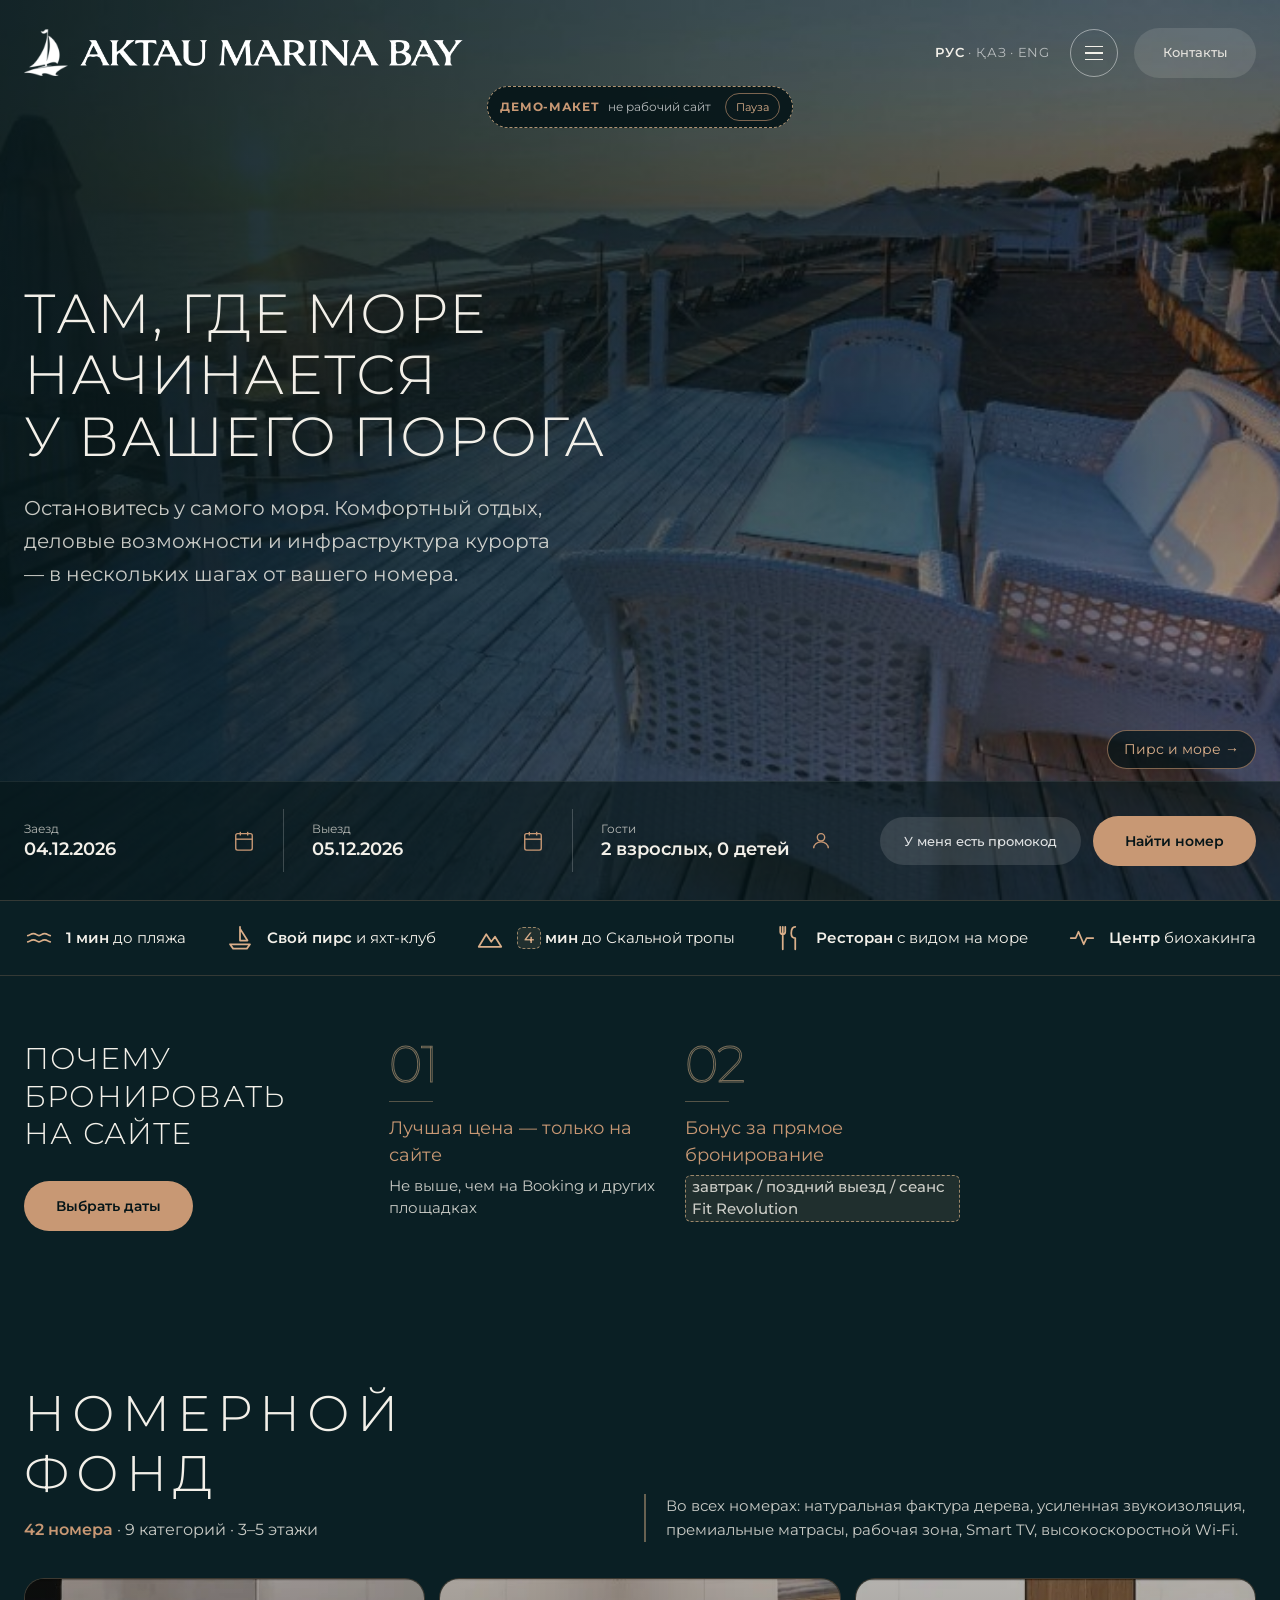
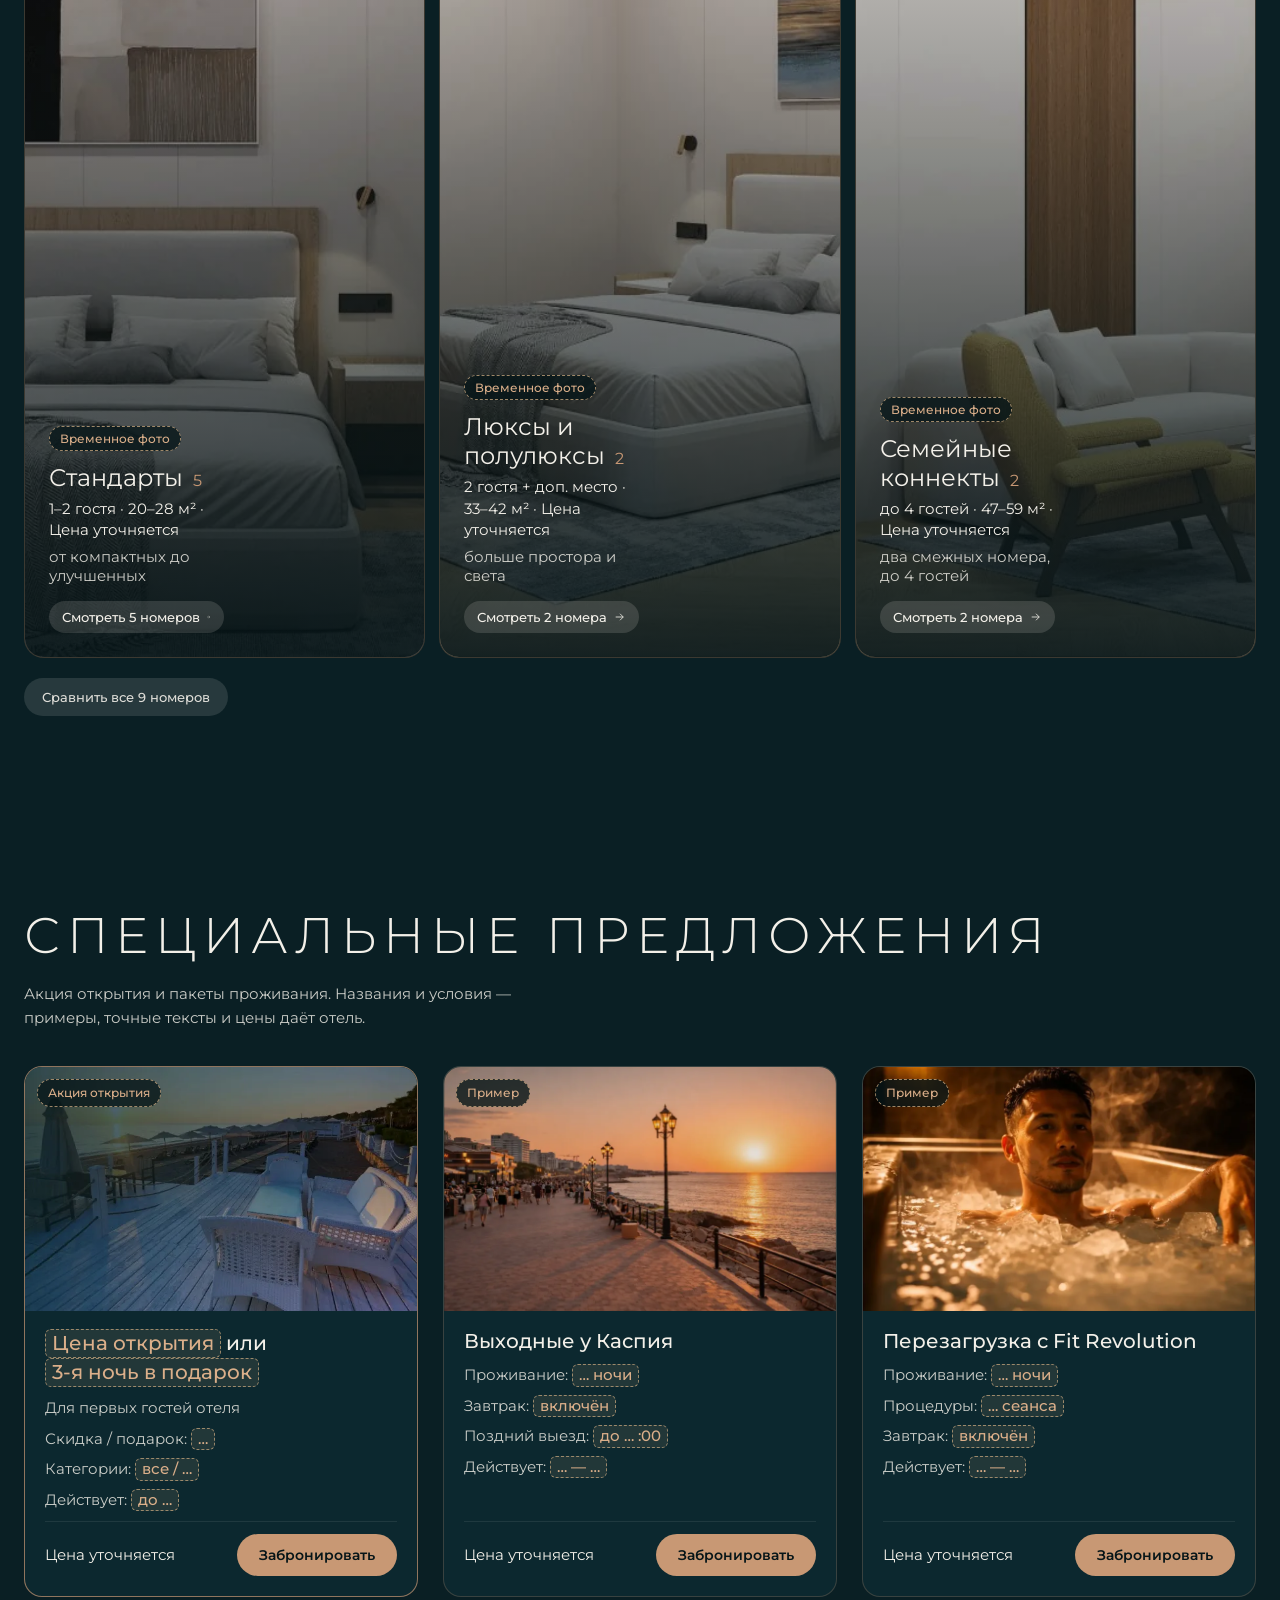
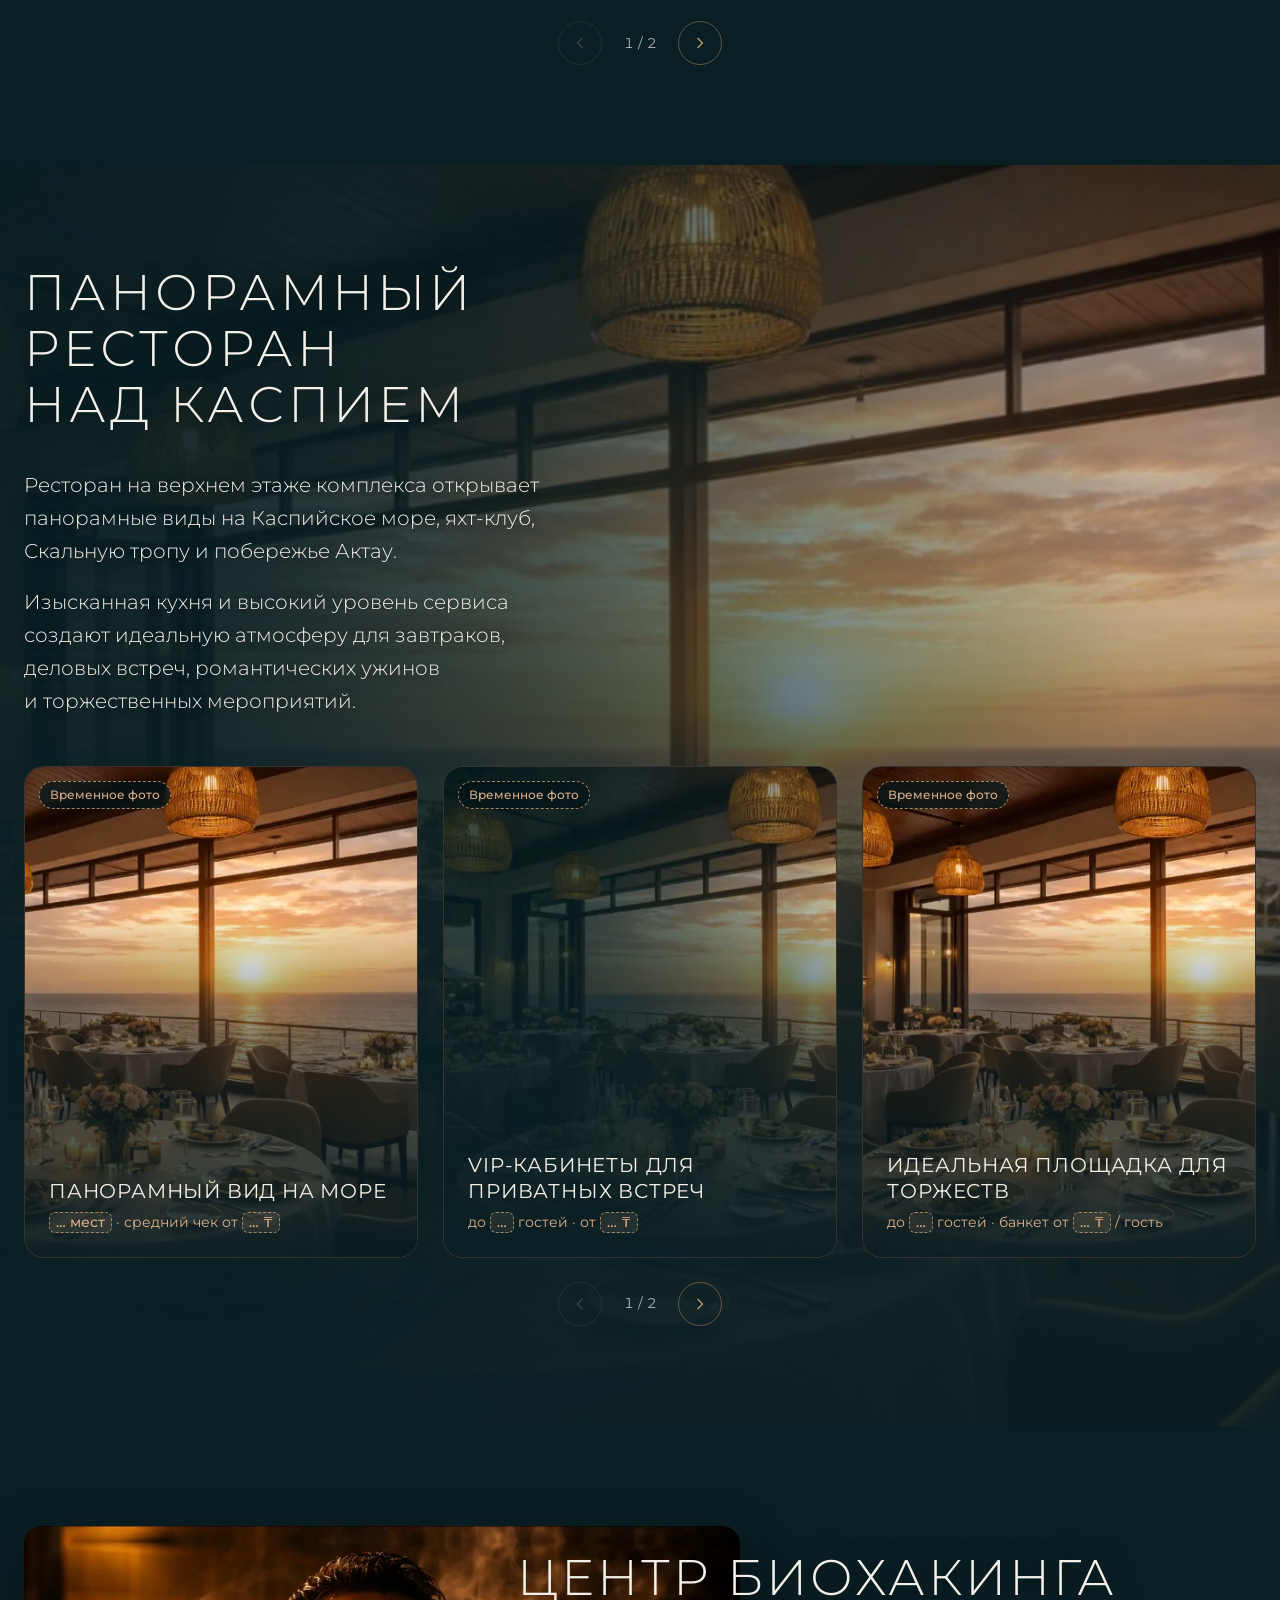
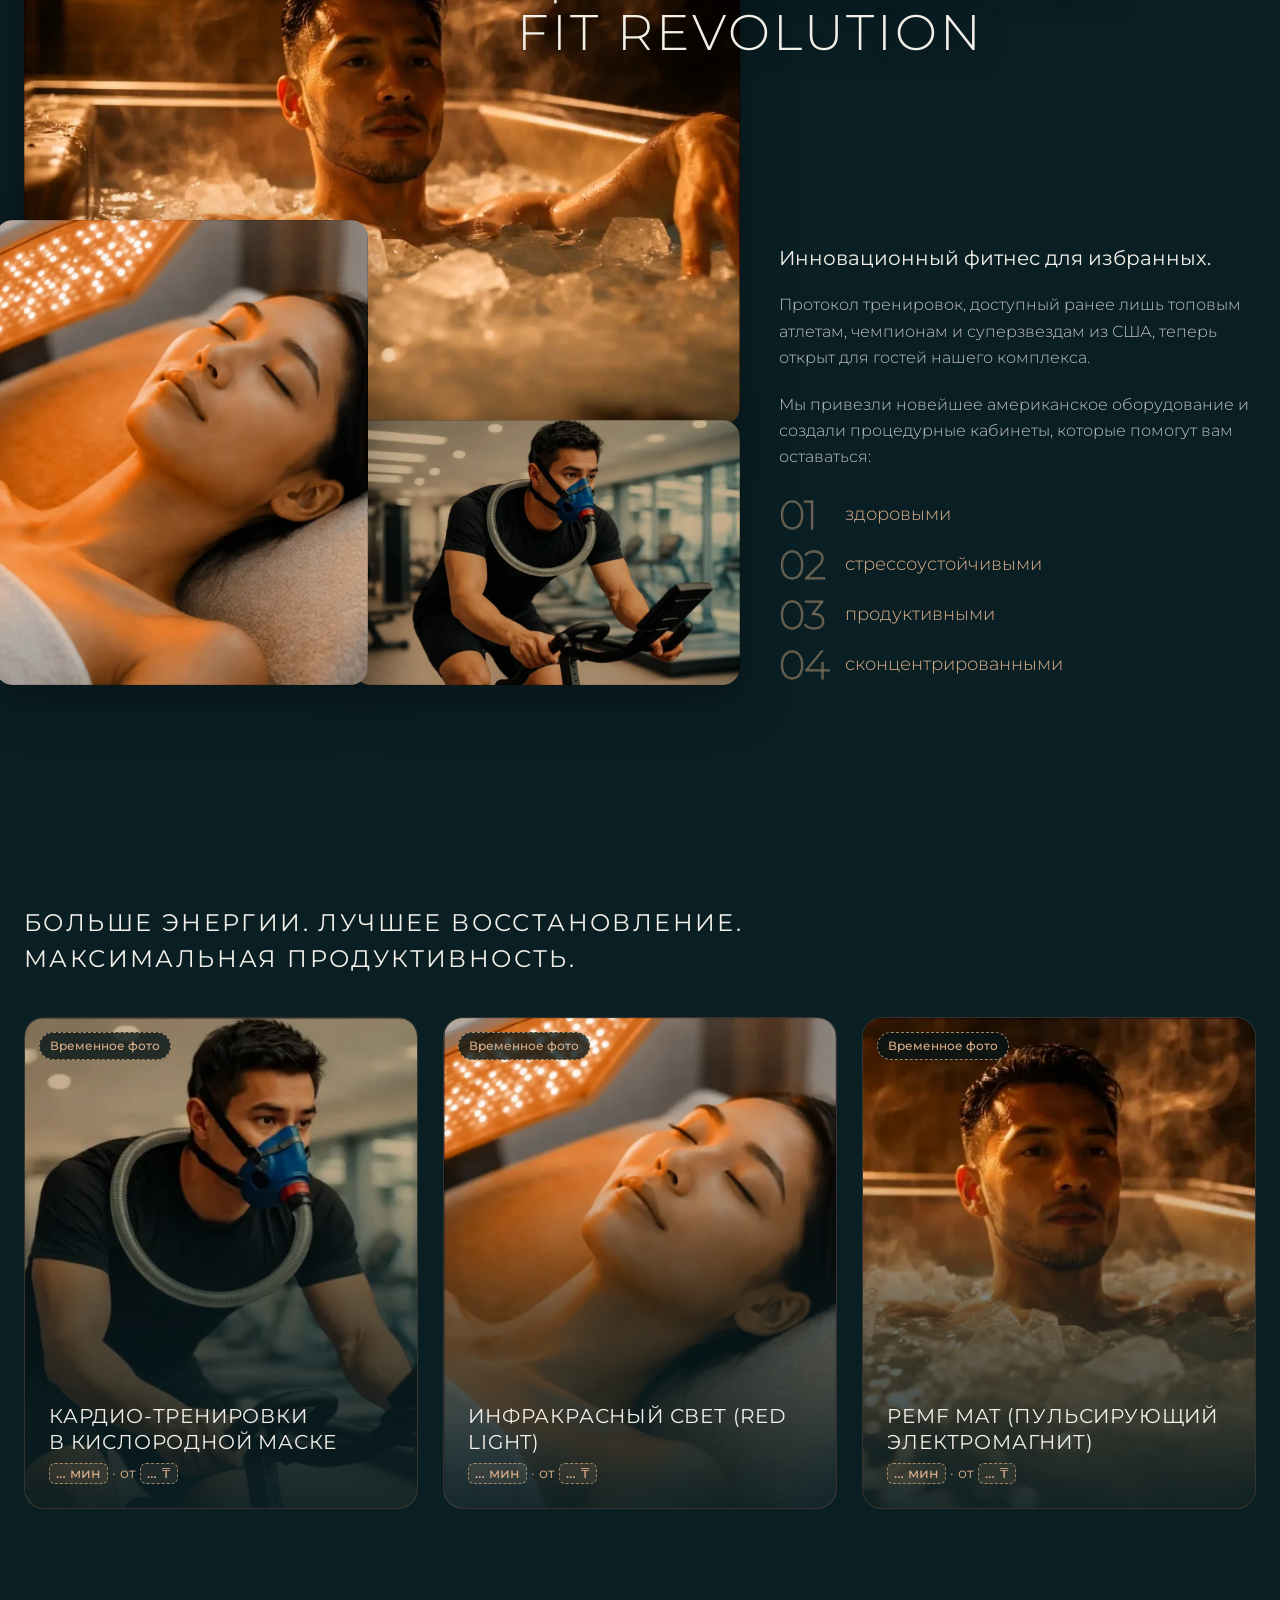
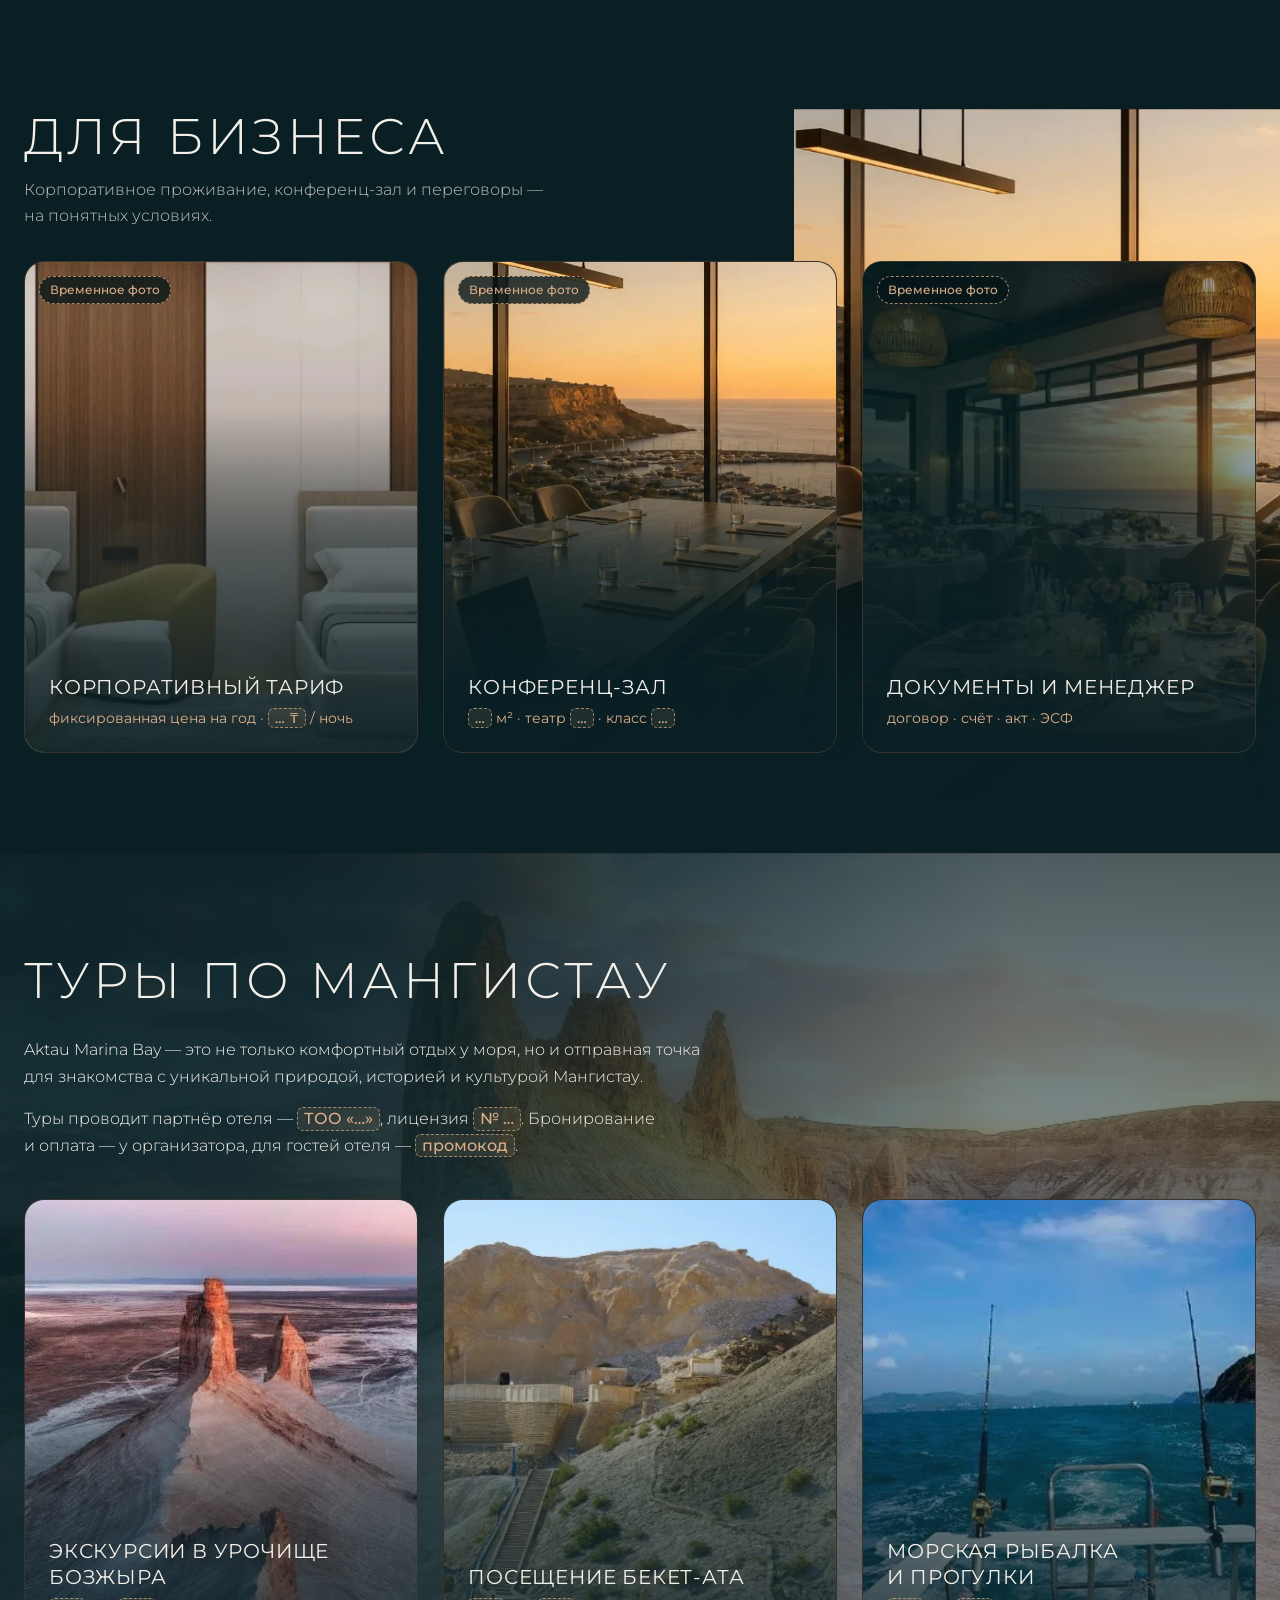
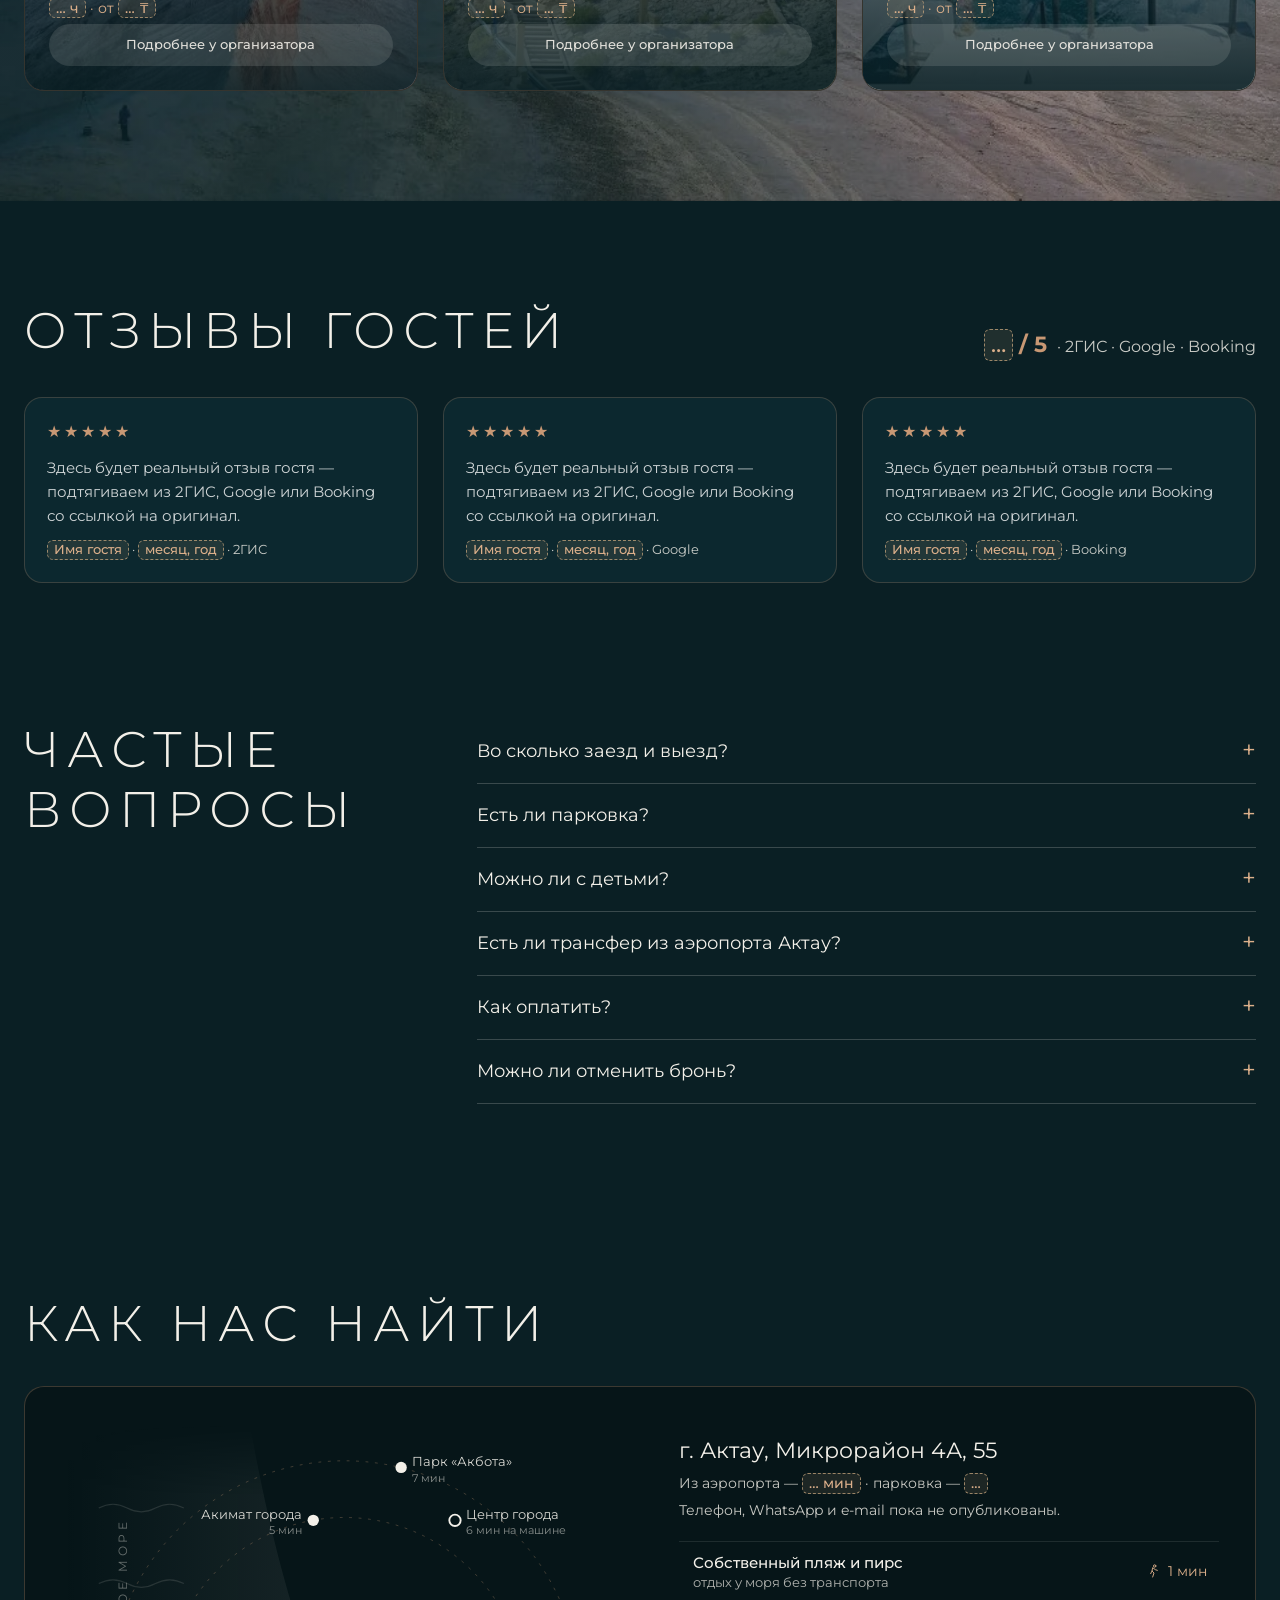
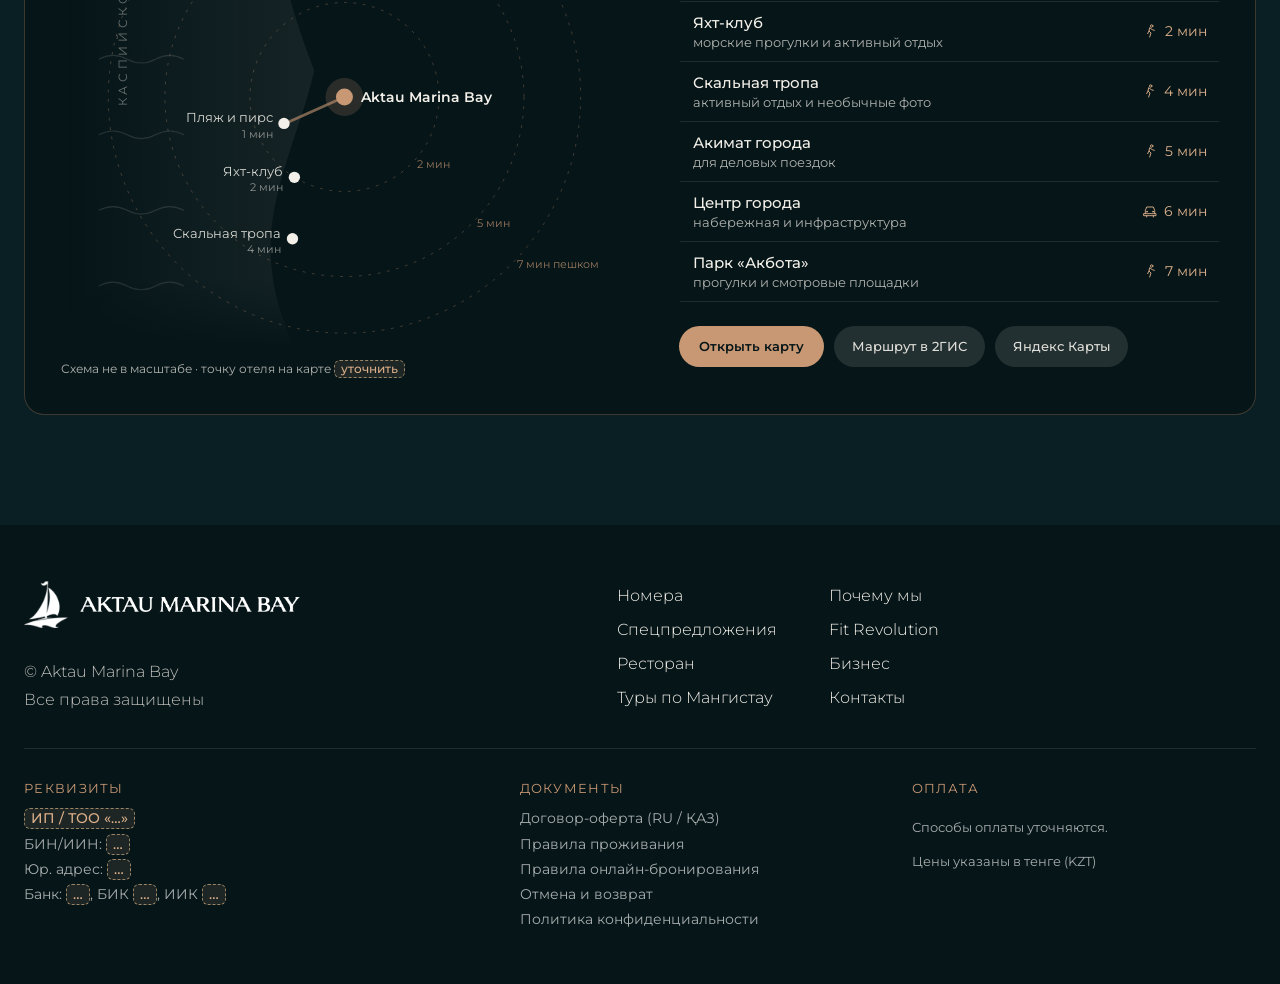
<file: v3/index.html>
<!DOCTYPE html>
<html lang="ru">
<head>
  <meta charset="UTF-8">
  <meta name="viewport" content="width=device-width, initial-scale=1.0">
  <meta name="description" content="Aktau Marina Bay — отель на первой береговой линии Каспийского моря в Актау">
  <!-- Демо-макет: не индексировать поисковиками -->
  <meta name="robots" content="noindex, nofollow">
  <title>Макет · Aktau Marina Bay — отель у моря</title>

  <!-- Превью ссылки в WhatsApp, Telegram и соцсетях. Адреса — опубликованного макета (v2);
       при переносе на домен отеля заменить https://bildnplus-ai.github.io/aktau-marina-bay-maket/v3/ на адрес сайта -->
  <meta property="og:type" content="website">
  <meta property="og:site_name" content="Aktau Marina Bay">
  <meta property="og:title" content="Aktau Marina Bay — отель у моря в Актау">
  <meta property="og:description" content="Отель на первой береговой линии Каспийского моря: номера с видом, панорамный ресторан, Fit Revolution, туры по Мангистау.">
  <meta property="og:url" content="https://bildnplus-ai.github.io/aktau-marina-bay-maket/v3/">
  <meta property="og:image" content="https://bildnplus-ai.github.io/aktau-marina-bay-maket/v3/images/og-image.jpg">
  <meta property="og:image:width" content="1200">
  <meta property="og:image:height" content="630">
  <meta property="og:image:alt" content="Aktau Marina Bay — терраса отеля у моря">
  <meta property="og:locale" content="ru_RU">
  <meta name="twitter:card" content="summary_large_image">
  <meta name="theme-color" content="#0a1f24">

  <!-- Описание отеля для поисковиков (schema.org). Телефон и цены добавить, когда отель их даст -->
  <script type="application/ld+json">
  {
    "@context": "https://schema.org",
    "@type": "Hotel",
    "name": "Aktau Marina Bay",
    "description": "Отель на первой береговой линии Каспийского моря в Актау: номера с видом, панорамный ресторан, центр биохакинга Fit Revolution, туры по Мангистау.",
    "url": "https://bildnplus-ai.github.io/aktau-marina-bay-maket/v3/",
    "image": "https://bildnplus-ai.github.io/aktau-marina-bay-maket/v3/images/og-image.jpg",
    "address": {
      "@type": "PostalAddress",
      "streetAddress": "Микрорайон 4А, 55",
      "addressLocality": "Актау",
      "addressRegion": "Мангистауская область",
      "addressCountry": "KZ"
    },
    "numberOfRooms": 42,
    "currenciesAccepted": "KZT",
    "paymentAccepted": "Visa, Mastercard, МИР",
    "amenityFeature": [
      { "@type": "LocationFeatureSpecification", "name": "Собственный пляж и пирс", "value": true },
      { "@type": "LocationFeatureSpecification", "name": "Ресторан", "value": true },
      { "@type": "LocationFeatureSpecification", "name": "Фитнес-центр", "value": true },
      { "@type": "LocationFeatureSpecification", "name": "Конференц-зал", "value": true }
    ]
  }
  </script>

  <link rel="icon" href="favicon.ico" sizes="any">
  <link rel="icon" href="favicon.png" type="image/png" sizes="32x32">
  <link rel="apple-touch-icon" href="apple-touch-icon.png">

  <link rel="preload" href="fonts/montserrat-300-cyrillic.woff2" as="font" type="font/woff2" crossorigin>
  <link rel="preload" href="fonts/montserrat-400-cyrillic.woff2" as="font" type="font/woff2" crossorigin>
  <link rel="stylesheet" href="css/fonts.css">
  <link rel="stylesheet" href="css/styles.css">
  <link rel="stylesheet" href="css/mockup.css">
  <!-- Без JS анимация появления не запустится — показываем контент сразу -->
  <noscript><style>.reveal { opacity: 1 !important; transform: none !important; } .noscript-note { display: block !important; }</style></noscript>
</head>
<body>
  <p class="noscript-note" hidden>Для просмотра номеров, цен и спецпредложений включите JavaScript в браузере.</p>
  <a class="skip-link" href="#main-content">Перейти к содержанию</a>

  <!-- ===== МАКЕТ: закреплённая шапка (появляется после первого экрана) ===== -->
  <div class="stickybar" id="stickybar" aria-hidden="true">
    <div class="container stickybar__inner">
      <a href="#hero" class="logo stickybar__logo">
        <img src="images/logo.png" alt="" class="logo__icon" width="30" height="32">
        <img src="images/logo2.png" alt="Aktau Marina Bay" class="logo__wordmark" width="150" height="22">
      </a>
      <nav class="stickybar__nav" aria-label="Быстрая навигация">
        <a href="#rooms">Номера</a>
        <a href="#offers">Предложения</a>
        <a href="#restaurant">Ресторан</a>
        <a href="#biohacking">Fit Revolution</a>
        <a href="#business">Для бизнеса</a>
        <a href="#concierge">Туры</a>
        <a href="#location">Контакты</a>
      </nav>
      <div class="stickybar__actions">
        <span class="lang-switch" title="Казахская и английская версии — в работе"><b>РУС</b> · ҚАЗ · ENG</span>
        <a href="#" data-wa class="stickybar__wa" aria-label="WhatsApp" hidden>
          <svg width="18" height="18" viewBox="0 0 24 24" fill="currentColor" aria-hidden="true"><path d="M12.05 0C5.5 0 .16 5.34.16 11.89c0 2.1.55 4.14 1.59 5.95L.06 24l6.3-1.65a11.88 11.88 0 005.69 1.45h.01c6.55 0 11.89-5.34 11.89-11.89A11.82 11.82 0 0012.05 0zm0 21.78a9.87 9.87 0 01-5.03-1.38l-.36-.21-3.74.98 1-3.65-.24-.37a9.86 9.86 0 01-1.51-5.26c0-5.45 4.44-9.88 9.89-9.88a9.88 9.88 0 019.88 9.89c0 5.45-4.43 9.88-9.89 9.88z"/></svg>
        </a>
        <a href="#hero" class="btn-primary btn-primary--sm stickybar__book" data-open-dates>Забронировать</a>
        <button class="stickybar__menu" type="button" aria-label="Открыть меню" aria-expanded="false" aria-controls="site-menu" data-open-menu>
          <span></span><span></span><span></span>
        </button>
      </div>
    </div>
  </div>

  <!-- ===== BLOCK 1: Hero ===== -->
  <main id="main-content" tabindex="-1">
  <section class="hero" id="hero">
    <!-- Вариант со слайд-шоу (п. 2 директора, на рассмотрении): включается кнопкой в плашке «Демо» -->
    <div class="hero-slides" aria-hidden="true">
      <div class="hero-slides__slide is-active" data-caption="Пирс и море" data-target="#perks" data-image="images/main.png"></div>
      <div class="hero-slides__slide" data-caption="Номера" data-target="#rooms" data-image="images/rooms/5.webp"></div>
      <div class="hero-slides__slide" data-caption="Панорамный ресторан" data-target="#restaurant" data-image="images/why-2.webp"></div>
      <div class="hero-slides__slide" data-caption="Для бизнеса" data-target="#business" data-image="images/biz-bg.webp"></div>
      <div class="hero-slides__slide" data-caption="Fit Revolution" data-target="#biohacking" data-image="images/bio-1.webp"></div>
    </div>

    <div class="hero__inner">
      <header class="header">
        <div class="container header__container">
          <a href="#hero" class="logo">
            <img src="images/logo.png" alt="" class="logo__icon" width="44" height="44">
            <img src="images/logo2.png" alt="Aktau Marina Bay" class="logo__wordmark" width="180" height="28">
          </a>

          <div class="header__actions">
            <span class="lang-switch lang-switch--hero" title="Казахская и английская версии — в работе"><b>РУС</b> · ҚАЗ · ENG</span>
            <button class="menu-btn" type="button" aria-label="Открыть меню" aria-expanded="false" aria-controls="site-menu">
              <span class="menu-btn__lines">
                <span></span>
                <span></span>
                <span></span>
              </span>
            </button>
            <a href="#location" data-wa data-contact-fallback class="btn-outline">Контакты</a>
          </div>
        </div>
      </header>
      <div class="demo-badge" role="note">
        <b>Демо-макет</b>
        <span>не рабочий сайт</span>
        <button type="button" class="demo-badge__toggle" id="slides-toggle" hidden>Пауза</button>
      </div>

      <div class="container hero__content">
        <div class="hero__text">
          <h1 class="hero__title">Там, где море начинается у&nbsp;вашего порога</h1>
          <p class="hero__subtitle">
            Остановитесь у самого моря. Комфортный отдых, деловые возможности
            и инфраструктура курорта — в нескольких шагах от вашего номера.
          </p>
        </div>
      </div>

      <a class="hero-slides__caption" href="#perks" id="slides-caption" hidden>Пирс и море →</a>

      <!-- Телефон: форма свёрнута в одну кнопку (п. 4 директора) -->
      <div class="container hero__dates">
        <button class="btn-primary hero__dates-btn" type="button" data-open-dates>Выбрать даты</button>
      </div>

      <!-- Booking bar — внутри hero; на телефоне открывается панелью снизу -->
      <div class="booking" id="booking-sheet">
        <span class="sheet-grip" aria-hidden="true"></span>
        <div class="booking__sheet-head">
          <p class="booking__sheet-title" id="booking-sheet-title">Даты и гости</p>
          <button class="booking__sheet-close" type="button" aria-label="Закрыть" data-close-dates>×</button>
        </div>
        <p class="booking__selection" id="booking-selection" hidden></p>
        <div class="container booking__container">
          <button class="booking__field" type="button" data-booking-trigger="checkin" aria-expanded="false">
            <span class="booking__field-body">
              <span class="booking__label">Заезд</span>
              <span class="booking__value" id="checkin-display">10.06.2026</span>
            </span>
            <svg class="booking__icon" width="22" height="22" viewBox="0 0 24 24" fill="none" stroke="currentColor" stroke-width="1.5" aria-hidden="true">
              <rect x="3" y="4" width="18" height="18" rx="2"/>
              <line x1="3" y1="10" x2="21" y2="10"/>
              <line x1="8" y1="2" x2="8" y2="6"/>
              <line x1="16" y1="2" x2="16" y2="6"/>
            </svg>
          </button>
          <input type="date" class="booking__input-hidden" id="checkin-input" value="2026-06-10" tabindex="-1" aria-hidden="true">

          <button class="booking__field" type="button" data-booking-trigger="checkout" aria-expanded="false">
            <span class="booking__field-body">
              <span class="booking__label">Выезд</span>
              <span class="booking__value" id="checkout-display">11.06.2026</span>
            </span>
            <svg class="booking__icon" width="22" height="22" viewBox="0 0 24 24" fill="none" stroke="currentColor" stroke-width="1.5" aria-hidden="true">
              <rect x="3" y="4" width="18" height="18" rx="2"/>
              <line x1="3" y1="10" x2="21" y2="10"/>
              <line x1="8" y1="2" x2="8" y2="6"/>
              <line x1="16" y1="2" x2="16" y2="6"/>
            </svg>
          </button>
          <input type="date" class="booking__input-hidden" id="checkout-input" value="2026-06-11" tabindex="-1" aria-hidden="true">

          <button class="booking__field" type="button" data-booking-trigger="guests" aria-expanded="false" aria-controls="guests-dropdown">
            <span class="booking__field-body">
              <span class="booking__label">Гости</span>
              <span class="booking__value" id="guests-display">2 взрослых, 0 детей</span>
            </span>
            <svg class="booking__icon" width="22" height="22" viewBox="0 0 24 24" fill="none" stroke="currentColor" stroke-width="1.5" aria-hidden="true">
              <circle cx="12" cy="8" r="4"/>
              <path d="M4 20c0-4 3.6-7 8-7s8 3 8 7"/>
            </svg>
          </button>

          <div class="booking-dropdown" id="guests-dropdown" hidden>
            <div class="booking-dropdown__row">
              <span>Взрослые</span>
              <div class="booking-dropdown__counter">
                <button type="button" class="counter-btn" data-counter="adults" data-action="minus" aria-label="Меньше взрослых">−</button>
                <span id="adults-count">2</span>
                <button type="button" class="counter-btn" data-counter="adults" data-action="plus" aria-label="Больше взрослых">+</button>
              </div>
            </div>
            <div class="booking-dropdown__row">
              <span>Дети</span>
              <div class="booking-dropdown__counter">
                <button type="button" class="counter-btn" data-counter="children" data-action="minus" aria-label="Меньше детей">−</button>
                <span id="children-count">0</span>
                <button type="button" class="counter-btn" data-counter="children" data-action="plus" aria-label="Больше детей">+</button>
              </div>
            </div>
            <button type="button" class="booking-dropdown__done" id="guests-done">Готово</button>
          </div>
          <div class="booking__actions">
            <button class="booking__promo-btn" type="button" id="promo-toggle" aria-expanded="false" aria-controls="promo-dropdown">У меня есть промокод</button>
            <div class="booking-dropdown booking-dropdown--promo" id="promo-dropdown" hidden>
              <label class="booking-dropdown__promo-label" for="promo-input">Промокод</label>
              <div class="booking-dropdown__promo-row">
                <input type="text" id="promo-input" class="booking-dropdown__promo-input" autocapitalize="characters" spellcheck="false" placeholder="Введите код">
                <button type="button" class="btn-primary btn-primary--sm" id="promo-apply">Применить</button>
              </div>
            </div>
            <button class="btn-primary" type="button" id="booking-search">Найти номер</button>
          </div>
        </div>
        <div class="booking__feedback">
          <p id="booking-status" role="status" aria-atomic="true"></p>
          <a href="#location" data-booking-contacts hidden>Контакты и адрес отеля</a>
        </div>
      </div>
    </div>
  </section>

  <!-- ===== МАКЕТ v2: Полоса преимуществ (п. 5 директора) ===== -->
  <section class="perks" id="perks" aria-label="Преимущества отеля">
    <ul class="container perks__list">
      <li class="perk"><svg width="30" height="30" viewBox="0 0 24 24" fill="none" stroke="currentColor" stroke-width="1.4" stroke-linecap="round" stroke-linejoin="round" aria-hidden="true"><path d="M3 10c2 0 2-1.5 4.5-1.5S10 10 12 10s2-1.5 4.5-1.5S19 10 21 10M3 15c2 0 2-1.5 4.5-1.5S10 15 12 15s2-1.5 4.5-1.5S19 15 21 15"/></svg><span><b>1 мин</b> до пляжа</span></li>
      <li class="perk"><svg width="30" height="30" viewBox="0 0 24 24" fill="none" stroke="currentColor" stroke-width="1.4" stroke-linecap="round" stroke-linejoin="round" aria-hidden="true"><path d="M12 3v11M12 4.5l6 9.5h-6M4 17h16l-2.5 3.5h-11z"/></svg><span><b>Свой пирс</b> и яхт-клуб</span></li>
      <li class="perk"><svg width="30" height="30" viewBox="0 0 24 24" fill="none" stroke="currentColor" stroke-width="1.4" stroke-linecap="round" stroke-linejoin="round" aria-hidden="true"><path d="M3 19l6-10 4 6 3-4 5 8z"/></svg><span><b><span class="ph">4</span> мин</b> до Скальной тропы</span></li>
      <li class="perk"><svg width="30" height="30" viewBox="0 0 24 24" fill="none" stroke="currentColor" stroke-width="1.4" stroke-linecap="round" stroke-linejoin="round" aria-hidden="true"><path d="M7 3v7M5 3v4a2 2 0 004 0V3M7 10v11M17 3c-2 0-3.2 2.2-3.2 5.2S15 12 17 12v9"/></svg><span><b>Ресторан</b> с видом на море</span></li>
      <li class="perk"><svg width="30" height="30" viewBox="0 0 24 24" fill="none" stroke="currentColor" stroke-width="1.4" stroke-linecap="round" stroke-linejoin="round" aria-hidden="true"><path d="M3 12h4l2.2-5 4.2 10 2.3-5H21"/></svg><span><b>Центр</b> биохакинга</span></li>
    </ul>
  </section>

  <!-- ===== МАКЕТ v2: Почему бронировать на сайте (п. 1 директора) ===== -->
  <section class="direct" id="direct">
    <div class="container direct__inner">
      <h2 class="direct__title">Почему бронировать на&nbsp;сайте</h2>
      <ul class="direct__list">
        <li><b>Лучшая цена — только на сайте</b><span>Не выше, чем на Booking и других площадках</span></li>
        <li><b>Бонус за прямое бронирование</b><span><span class="ph">завтрак / поздний выезд / сеанс Fit Revolution</span></span></li>
        <li data-needs-whatsapp hidden><b>Прямая связь с отелем</b><span>Вопросы и пожелания — в WhatsApp, без посредников</span></li>
      </ul>
      <button class="btn-primary direct__btn" type="button" data-open-dates>Выбрать даты</button>
    </div>
  </section>

  <!-- ===== МАКЕТ v3: Номера — три вкладыша по категориям (раскрываются при наведении / нажатии) ===== -->
  <section class="rooms3" id="rooms">
    <div class="container">
      <header class="rooms3__header">
        <div>
          <h2 class="section-h">Номерной фонд</h2>
          <p class="rooms2__stats"><b>42 номера</b><span id="rooms-category-count"></span> · 3–5 этажи</p>
        </div>
        <p class="rooms2__standard">Во всех номерах: натуральная фактура дерева, усиленная звукоизоляция, премиальные матрасы, рабочая зона, Smart TV, высокоскоростной Wi‑Fi.</p>
      </header>
      <p id="rooms-status" role="status">Загружаем категории номеров…</p>
      <button class="btn-glass btn-glass--sm" id="rooms-retry" type="button" hidden>Загрузить снова</button>
      <div class="room-tabs"><!-- заполняется из content/ (js/content.js) --></div>
      <div class="rooms-compare-bar" hidden>
        <button class="btn-glass btn-glass--sm rooms-compare__toggle" type="button" aria-expanded="false" aria-controls="rooms-compare">Сравнить категории</button>
      </div>
      <div class="rooms-compare" id="rooms-compare" inert>
        <div class="rooms-compare__inner">
          <table class="rooms-compare__table">
            <caption class="visually-hidden">Сравнение категорий номеров</caption>
            <thead><tr><th scope="col">Номер</th><th scope="col">Гости</th><th scope="col">Площадь</th><th scope="col">Особенности</th><th scope="col">Вид</th><th scope="col">Цена за ночь</th><th scope="col"><span class="visually-hidden">Действия</span></th></tr></thead>
            <tbody></tbody>
          </table>
        </div>
      </div>
    </div>
  </section>

  <!-- ===== МАКЕТ · BLOCK 4: Спецпредложения (новый) ===== -->
  <section class="offers" id="offers">
    <div class="container">
      <header class="offers__header">
        <h2 class="section-h">Специальные предложения</h2>
        <p class="offers__lead">Акция открытия и пакеты проживания. Названия и условия — примеры, точные тексты и цены даёт отель.</p>
      </header>
      <div class="offers__grid"><!-- заполняется из content/ (js/content.js) --></div>
    </div>
  </section>

  <!-- ===== BLOCK 7: Ресторан ===== -->
  <section class="restaurant restaurant--cards" id="restaurant">
    <div class="restaurant__bg" aria-hidden="true"></div>
    <div class="restaurant__shade" aria-hidden="true"></div>
    <div class="container restaurant__top">
      <div class="restaurant__main-inner">
          <h2 class="restaurant__heading">Панорамный ресторан<br>над Каспием</h2>
          <p class="restaurant__intro">Ресторан на&nbsp;верхнем этаже комплекса открывает панорамные виды на&nbsp;Каспийское море, яхт-клуб, Скальную тропу и&nbsp;побережье Актау.</p>
          <p class="restaurant__intro">Изысканная кухня и&nbsp;высокий уровень сервиса создают идеальную атмосферу для завтраков, деловых встреч, романтических ужинов и&nbsp;торжественных мероприятий.</p>
          <p class="cta-row" hidden><a class="btn-primary" href="#" data-wa data-wa-text="Здравствуйте! Хочу забронировать стол в ресторане Aktau Marina Bay." hidden>Забронировать стол</a><span class="cta-note">ответим в WhatsApp · гостям города тоже</span></p>
      </div>
    </div>
    <div class="container">
      <div class="icards" id="restaurant-cards"><!-- заполняется из content/ (js/content.js) --></div>
    </div>
  </section>

  <!-- ===== BLOCK 5: Центр биохакинга ===== -->
  <section class="bio" id="biohacking">
    <div class="container bio__body">
      <h2 class="bio__title">ЦЕНТР БИОХАКИНГА<br>FIT REVOLUTION</h2>

      <div class="bio__grid">
        <div class="bio__visual">
          <div class="bio__gallery">
            <img class="bio__photo bio__photo--1" src="images/bio-1.webp" alt="Криотерапия в Fit Revolution" width="1024" height="713" loading="lazy" decoding="async">
            <img class="bio__photo bio__photo--2" src="images/bio-2.webp" alt="Red Light терапия" width="820" height="1024" loading="lazy" decoding="async">
            <img class="bio__photo bio__photo--3" src="images/bio-3.webp" alt="Кардио-тренировки в кислородной маске" width="1024" height="700" loading="lazy" decoding="async">
          </div>
        </div>

        <div class="bio__content">
          <h3 class="bio__heading">Инновационный фитнес для избранных.</h3>
          <p class="bio__lead">Протокол тренировок, доступный ранее лишь топовым атлетам, чемпионам и суперзвездам из США, теперь открыт для гостей нашего комплекса.</p>
          <p class="bio__text">Мы привезли новейшее американское оборудование и создали процедурные кабинеты, которые помогут вам оставаться:</p>
          <ul class="bio__list">
            <li>здоровыми</li>
            <li>стрессоустойчивыми</li>
            <li>продуктивными</li>
            <li>сконцентрированными</li>
          </ul>
        </div>
      </div>
    </div>
  </section>

  <!-- ===== BLOCK 6: Услуги Fit Revolution ===== -->
  <section class="services" id="services">
    <div class="container">
      <header class="services__header">
        <h2 class="services__heading reveal">Больше энергии. Лучшее восстановление.<br>Максимальная продуктивность.</h2>
      </header>

      <div class="services__carousel" id="services-carousel">
        <button class="services__arrow services__arrow--prev" type="button" aria-label="Предыдущая услуга">
          <svg width="20" height="20" viewBox="0 0 24 24" fill="none" stroke="currentColor" stroke-width="1.5" aria-hidden="true"><path d="M15 6l-6 6 6 6"/></svg>
        </button>

        <div class="services__viewport">
          <div class="services__track" id="services-track"><!-- заполняется из content/ (js/content.js) --></div>
        </div>

        <button class="services__arrow services__arrow--next" type="button" aria-label="Следующая услуга">
          <svg width="20" height="20" viewBox="0 0 24 24" fill="none" stroke="currentColor" stroke-width="1.5" aria-hidden="true"><path d="M9 6l6 6-6 6"/></svg>
        </button>
      </div>
      <p class="cta-row cta-row--center" hidden><a class="btn-primary" href="#" data-wa data-wa-text="Здравствуйте! Хочу записаться на процедуру в Fit Revolution." hidden>Записаться на процедуру</a><span class="cta-note">в WhatsApp · для гостей отеля и города</span></p>
    </div>
  </section>

  <!-- ===== МАКЕТ v2: Для бизнеса (п. 8–9 директора) ===== -->
  <section class="business business2" id="business">
    <div class="business__bg" aria-hidden="true"></div>

    <div class="container business__inner">
      <h2 class="business__heading">Для бизнеса</h2>
      <p class="business__intro">Корпоративное проживание, конференц-зал и&nbsp;переговоры — на понятных условиях.</p>

      <div class="icards" id="business-cards"><!-- заполняется из content/ (js/content.js) --></div>

      <p class="cta-row" hidden><a class="btn-primary" href="#" data-wa data-wa-text="Здравствуйте! Хотим получить корпоративный тариф Aktau Marina Bay. Компания: " hidden>Получить корпоративный тариф</a><span class="cta-note">ответ менеджера в WhatsApp</span></p>
    </div>
  </section>

  <!-- ===== BLOCK 9: Откройте Мангистау ===== -->
  <section class="discover" id="concierge">
    <div class="discover__bg" aria-hidden="true"></div>
    <div class="discover__shade" aria-hidden="true"></div>

    <div class="container discover__inner">
      <h2 class="discover__heading">Туры по Мангистау</h2>
      <p class="discover__intro">Aktau Marina Bay&nbsp;&mdash; это не&nbsp;только комфортный отдых у&nbsp;моря, но&nbsp;и&nbsp;отправная точка для знакомства с&nbsp;уникальной природой, историей и&nbsp;культурой Мангистау.</p>
      <p class="discover__intro">Туры проводит партнёр отеля&nbsp;— <span class="ph">ТОО «…»</span>, лицензия <span class="ph">№ …</span>. Бронирование и&nbsp;оплата&nbsp;— у&nbsp;организатора, для гостей отеля&nbsp;— <span class="ph">промокод</span>.</p>
    </div>

    <div class="discover__carousel" id="discover-carousel">
      <button class="discover__arrow discover__arrow--prev" type="button" aria-label="Предыдущая карточка">
        <svg width="20" height="20" viewBox="0 0 24 24" fill="none" stroke="currentColor" stroke-width="1.5" aria-hidden="true"><path d="M15 6l-6 6 6 6"/></svg>
      </button>

      <div class="container discover__carousel-inner">
        <div class="discover__viewport">
          <div class="discover__track" id="discover-track"><!-- заполняется из content/ (js/content.js) --></div>
        </div>
      </div>

      <button class="discover__arrow discover__arrow--next" type="button" aria-label="Следующая карточка">
        <svg width="20" height="20" viewBox="0 0 24 24" fill="none" stroke="currentColor" stroke-width="1.5" aria-hidden="true"><path d="M9 6l6 6-6 6"/></svg>
      </button>
    </div>
  </section>

  <!-- ===== МАКЕТ: Отзывы (новый блок) ===== -->
  <section class="reviews" id="reviews">
    <div class="container">
      <header class="reviews__header">
        <h2 class="section-h">Отзывы гостей</h2>
        <p class="reviews__rating"><!-- заполняется из content/ (js/content.js) --></p>
      </header>
      <div class="reviews__grid"><!-- заполняется из content/ (js/content.js) --></div>
    </div>
  </section>

  <!-- ===== МАКЕТ v2: FAQ (п. 10 директора) ===== -->
  <section class="faq" id="faq">
    <div class="container faq__inner">
      <h2 class="section-h">Частые вопросы</h2>
      <div class="faq__list"><!-- заполняется из content/ (js/content.js) --></div>
    </div>
  </section>

  <!-- ===== МАКЕТ v4: Как нас найти — схема района, по кнопке раскрывается карта ===== -->
  <section class="location location2" id="location">
    <div class="container">
      <h2 class="section-h location__h" tabindex="-1">Как нас найти</h2>
      <div class="findus" data-hotel-lon="51.1738" data-hotel-lat="43.6312">
        <div class="findus__top">
          <figure class="findus__scheme">
            <svg class="findus__svg" viewBox="0 0 600 560" role="img" aria-label="Схема: отель у моря, рядом пляж, яхт-клуб, скальная тропа, акимат, центр и парк «Акбота»"><defs><linearGradient id="sch-sea-fill" x1="0" y1="0" x2="1" y2="0"><stop offset="0" stop-color="rgb(243,240,233)" stop-opacity="0"/><stop offset="1" stop-color="rgb(243,240,233)" stop-opacity=".07"/></linearGradient><linearGradient id="sch-fade" x1="0" y1="0" x2="0" y2="1"><stop offset="0" stop-color="#fff" stop-opacity="0"/><stop offset=".14" stop-color="#fff"/><stop offset=".86" stop-color="#fff"/><stop offset="1" stop-color="#fff" stop-opacity="0"/></linearGradient><mask id="sch-mask"><rect width="600" height="560" fill="url(#sch-fade)"/></mask></defs><g mask="url(#sch-mask)"><path class="sch-sea" fill="url(#sch-sea-fill)" d="M0,0 H200 C215,90 240,190 268,262 C255,320 225,380 222,440 C220,490 235,530 250,560 H0 Z"/><path class="sch-wave" d="M40,90 q15,-8 30,0 t30,0 t30,0"/><path class="sch-wave" d="M40,170 q15,-8 30,0 t30,0 t30,0"/><path class="sch-wave" d="M40,250 q15,-8 30,0 t30,0 t30,0"/><path class="sch-wave" d="M40,330 q15,-8 30,0 t30,0 t30,0"/><path class="sch-wave" d="M40,410 q15,-8 30,0 t30,0 t30,0"/><path class="sch-wave" d="M40,490 q15,-8 30,0 t30,0 t30,0"/></g><text class="sch-sea-label" x="70" y="300" transform="rotate(-90 70 300)">Каспийское море</text><circle class="sch-ring" cx="300" cy="290" r="100"/><text class="sch-ring-label" x="377" y="365">2 мин</text><circle class="sch-ring" cx="300" cy="290" r="190"/><text class="sch-ring-label" x="440" y="428">5 мин</text><circle class="sch-ring" cx="300" cy="290" r="250"/><text class="sch-ring-label" x="483" y="471">7 мин пешком</text><line class="sch-pier" x1="300" y1="290" x2="242" y2="316"/><g class="sch-point sch-point--walk" data-place="beach"><circle class="sch-dot" cx="236" cy="318" r="6"/><text class="sch-label" x="224" y="317" text-anchor="end">Пляж и пирс</text><text class="sch-time" x="224" y="333" text-anchor="end">1 мин</text></g><g class="sch-point sch-point--walk" data-place="yacht"><circle class="sch-dot" cx="247" cy="375" r="6"/><text class="sch-label" x="235" y="374" text-anchor="end">Яхт-клуб</text><text class="sch-time" x="235" y="390" text-anchor="end">2 мин</text></g><g class="sch-point sch-point--walk" data-place="trail"><circle class="sch-dot" cx="245" cy="440" r="6"/><text class="sch-label" x="233" y="439" text-anchor="end">Скальная тропа</text><text class="sch-time" x="233" y="455" text-anchor="end">4 мин</text></g><g class="sch-point sch-point--walk" data-place="akimat"><circle class="sch-dot" cx="267" cy="103" r="6"/><text class="sch-label" x="255" y="102" text-anchor="end">Акимат города</text><text class="sch-time" x="255" y="118" text-anchor="end">5 мин</text></g><g class="sch-point sch-point--car" data-place="center"><circle class="sch-dot" cx="417" cy="103" r="6"/><text class="sch-label" x="429" y="102" text-anchor="start">Центр города</text><text class="sch-time" x="429" y="118" text-anchor="start">6 мин на машине</text></g><g class="sch-point sch-point--walk" data-place="akbota"><circle class="sch-dot" cx="360" cy="47" r="6"/><text class="sch-label" x="372" y="46" text-anchor="start">Парк «Акбота»</text><text class="sch-time" x="372" y="62" text-anchor="start">7 мин</text></g><circle class="sch-hotel-halo" cx="300" cy="290" r="20"/><circle class="sch-hotel" cx="300" cy="290" r="9"/><text class="sch-hotel-label" x="318" y="295">Aktau Marina Bay</text></svg>
            <figcaption>Схема не в масштабе · точку отеля на карте <span class="ph">уточнить</span></figcaption>
          </figure>
          <div class="findus__info">
            <p class="findus__addr" data-content="address"></p>
            <p class="findus__note">Из аэропорта&nbsp;— <span data-content="airport"></span> · парковка&nbsp;— <span data-content="parking"></span></p>
            <p class="findus__note" id="contact-status">Телефон, WhatsApp и e-mail пока не опубликованы.</p>
            <div class="findus__contacts">
              <a href="#" data-tel hidden>Телефон</a>
              <a href="#" data-wa hidden>WhatsApp</a>
              <a href="#" data-email hidden>Написать на e-mail</a>
            </div>
            <ul class="findus__list">
            <li><button class="findus__place" type="button" data-place="beach" data-lon="51.1743" data-lat="43.6305" aria-pressed="false">
              <span class="findus__place-main"><span class="findus__place-title">Собственный пляж и&nbsp;пирс</span><span class="findus__place-text">отдых у&nbsp;моря без транспорта</span></span>
              <span class="findus__place-time"><svg width="16" height="16" viewBox="0 0 24 24" fill="none" stroke="currentColor" stroke-width="1.4" stroke-linecap="round" aria-hidden="true"><circle cx="13" cy="4.5" r="1.8"/><path d="M10 21l2-6-3-3 1-5 4 3 3 1M9 12l-2 4"/></svg>1&nbsp;мин</span>
            </button></li>
            <li><button class="findus__place" type="button" data-place="yacht" data-lon="51.172663" data-lat="43.630253" aria-pressed="false">
              <span class="findus__place-main"><span class="findus__place-title">Яхт-клуб</span><span class="findus__place-text">морские прогулки и&nbsp;активный отдых</span></span>
              <span class="findus__place-time"><svg width="16" height="16" viewBox="0 0 24 24" fill="none" stroke="currentColor" stroke-width="1.4" stroke-linecap="round" aria-hidden="true"><circle cx="13" cy="4.5" r="1.8"/><path d="M10 21l2-6-3-3 1-5 4 3 3 1M9 12l-2 4"/></svg>2&nbsp;мин</span>
            </button></li>
            <li><button class="findus__place" type="button" data-place="trail" data-lon="51.168" data-lat="43.6265" aria-pressed="false">
              <span class="findus__place-main"><span class="findus__place-title">Скальная тропа</span><span class="findus__place-text">активный отдых и&nbsp;необычные фото</span></span>
              <span class="findus__place-time"><svg width="16" height="16" viewBox="0 0 24 24" fill="none" stroke="currentColor" stroke-width="1.4" stroke-linecap="round" aria-hidden="true"><circle cx="13" cy="4.5" r="1.8"/><path d="M10 21l2-6-3-3 1-5 4 3 3 1M9 12l-2 4"/></svg>4&nbsp;мин</span>
            </button></li>
            <li><button class="findus__place" type="button" data-place="akimat" data-lon="51.1685" data-lat="43.656" aria-pressed="false">
              <span class="findus__place-main"><span class="findus__place-title">Акимат города</span><span class="findus__place-text">для деловых поездок</span></span>
              <span class="findus__place-time"><svg width="16" height="16" viewBox="0 0 24 24" fill="none" stroke="currentColor" stroke-width="1.4" stroke-linecap="round" aria-hidden="true"><circle cx="13" cy="4.5" r="1.8"/><path d="M10 21l2-6-3-3 1-5 4 3 3 1M9 12l-2 4"/></svg>5&nbsp;мин</span>
            </button></li>
            <li><button class="findus__place" type="button" data-place="center" data-lon="51.1722" data-lat="43.6481" aria-pressed="false">
              <span class="findus__place-main"><span class="findus__place-title">Центр города</span><span class="findus__place-text">набережная и&nbsp;инфраструктура</span></span>
              <span class="findus__place-time"><svg width="16" height="16" viewBox="0 0 24 24" fill="none" stroke="currentColor" stroke-width="1.4" stroke-linecap="round" stroke-linejoin="round" aria-hidden="true"><path d="M5 16V11l2-5h10l2 5v5M3 16h18v3H3zM7 19v2M17 19v2"/><circle cx="7.5" cy="13" r=".8"/><circle cx="16.5" cy="13" r=".8"/></svg>6&nbsp;мин</span>
            </button></li>
            <li><button class="findus__place" type="button" data-place="akbota" data-lon="51.1758" data-lat="43.6442" aria-pressed="false">
              <span class="findus__place-main"><span class="findus__place-title">Парк «Акбота»</span><span class="findus__place-text">прогулки и&nbsp;смотровые площадки</span></span>
              <span class="findus__place-time"><svg width="16" height="16" viewBox="0 0 24 24" fill="none" stroke="currentColor" stroke-width="1.4" stroke-linecap="round" aria-hidden="true"><circle cx="13" cy="4.5" r="1.8"/><path d="M10 21l2-6-3-3 1-5 4 3 3 1M9 12l-2 4"/></svg>7&nbsp;мин</span>
            </button></li>
            </ul>
            <div class="findus__actions">
              <button class="btn-primary btn-primary--sm findus__toggle" type="button" aria-expanded="false" aria-controls="findus-map">Открыть карту</button>
              <a class="btn-glass btn-glass--sm" href="https://2gis.kz/aktau/search/Aktau%20Marina%20Bay" target="_blank" rel="noopener">Маршрут в 2ГИС</a>
              <a class="btn-glass btn-glass--sm" href="https://yandex.kz/maps/?text=Aktau%20Marina%20Bay" target="_blank" rel="noopener">Яндекс Карты</a>
            </div>
          </div>
        </div>
        <div class="findus__map" id="findus-map" inert>
          <div class="findus__map-inner">
            <iframe class="findus__frame" title="Карта: Aktau Marina Bay и места рядом" referrerpolicy="no-referrer-when-downgrade" allowfullscreen></iframe>
          </div>
        </div>
      </div>
    </div>
  </section>

  </main>

  <!-- ===== Footer ===== -->
  <footer class="site-footer">
    <div class="container site-footer__inner">
      <a href="#hero" class="logo site-footer__logo">
        <img src="images/logo.png" alt="" class="logo__icon" width="44" height="44">
        <img src="images/logo2.png" alt="Aktau Marina Bay" class="logo__wordmark" width="180" height="28">
      </a>

      <nav class="site-footer__nav" aria-label="Навигация в подвале">
        <ul class="site-footer__nav-list">
          <li><a href="#rooms">Номера</a></li>
          <li><a href="#direct">Почему мы</a></li>
          <li><a href="#offers">Спецпредложения</a></li>
          <li><a href="#biohacking">Fit Revolution</a></li>
          <li><a href="#restaurant">Ресторан</a></li>
          <li><a href="#business">Бизнес</a></li>
          <li><a href="#concierge">Туры по Мангистау</a></li>
          <li><a href="#location">Контакты</a></li>
        </ul>
      </nav>

      <div class="site-footer__contact">
        <a href="#" data-wa class="btn-outline site-footer__whatsapp" hidden>
          Связаться в WhatsApp
        </a>
        <div class="site-footer__socials">
          <a href="#" data-wa class="site-footer__social" aria-label="WhatsApp" hidden>
            <svg width="22" height="22" viewBox="0 0 24 24" fill="currentColor" aria-hidden="true"><path d="M17.472 14.382c-.297-.149-1.758-.867-2.03-.967-.273-.099-.471-.148-.67.15-.197.297-.767.966-.94 1.164-.173.199-.347.223-.644.075-.297-.15-1.255-.463-2.39-1.475-.883-.788-1.48-1.761-1.653-2.059-.173-.297-.018-.458.13-.606.134-.133.298-.347.446-.52.149-.174.198-.298.298-.497.099-.198.05-.371-.025-.52-.075-.149-.669-1.612-.916-2.207-.242-.579-.487-.5-.669-.51-.173-.008-.371-.01-.57-.01-.198 0-.52.074-.792.372-.272.297-1.04 1.016-1.04 2.479 0 1.462 1.065 2.875 1.213 3.074.149.198 2.096 3.2 5.077 4.487.709.306 1.262.489 1.694.625.712.227 1.36.195 1.871.118.571-.085 1.758-.719 2.006-1.413.248-.694.248-1.289.173-1.413-.074-.124-.272-.198-.57-.347m-5.421 7.403h-.004a9.87 9.87 0 01-5.031-1.378l-.361-.214-3.741.982.998-3.648-.235-.374a9.86 9.86 0 01-1.51-5.26c.001-5.45 4.436-9.884 9.888-9.884 2.64 0 5.122 1.03 6.988 2.898a9.825 9.825 0 012.893 6.994c-.003 5.45-4.435 9.884-9.885 9.884m8.413-18.297A11.815 11.815 0 0012.05 0C5.495 0 .16 5.335.157 11.892c0 2.096.547 4.142 1.588 5.945L.057 24l6.305-1.654a11.882 11.882 0 005.683 1.448h.005c6.554 0 11.89-5.335 11.893-11.893a11.821 11.821 0 00-3.48-8.413z"/></svg>
          </a>
          <a href="#" data-social="telegram" hidden class="site-footer__social" target="_blank" rel="noopener" aria-label="Telegram">
            <svg width="22" height="22" viewBox="0 0 24 24" fill="currentColor" aria-hidden="true"><path d="M11.944 0A12 12 0 0 0 0 12a12 12 0 0 0 12 12 12 12 0 0 0 12-12A12 12 0 0 0 12 0a12 12 0 0 0-.056 0zm4.962 7.224c.1-.002.321.023.465.14a.506.506 0 0 1 .171.325c.016.093.036.306.02.472-.18 1.898-.962 6.502-1.36 8.627-.168.9-.499 1.201-.82 1.23-.696.065-1.225-.46-1.9-.902-1.056-.693-1.653-1.124-2.678-1.8-1.185-.78-.417-1.21.258-1.91.177-.184 3.247-2.977 3.307-3.23.007-.032.014-.15-.056-.212s-.174-.041-.249-.024c-.106.024-1.793 1.14-5.061 3.345-.48.33-.913.49-1.302.48-.428-.008-1.252-.241-1.865-.44-.752-.245-1.349-.374-1.297-.789.027-.216.325-.437.893-.663 3.498-1.524 5.83-2.529 6.998-3.014 3.332-1.386 4.025-1.627 4.476-1.635z"/></svg>
          </a>
          <a href="#" data-social="instagram" hidden class="site-footer__social" target="_blank" rel="noopener" aria-label="Instagram">
            <svg width="22" height="22" viewBox="0 0 24 24" fill="none" stroke="currentColor" stroke-width="1.5" aria-hidden="true"><rect x="2" y="2" width="20" height="20" rx="5"/><circle cx="12" cy="12" r="5"/><circle cx="17.5" cy="6.5" r="1.5" fill="currentColor" stroke="none"/></svg>
          </a>
          <a href="#" data-social="vk" hidden class="site-footer__social" target="_blank" rel="noopener" aria-label="VK">
            <svg width="22" height="22" viewBox="0 0 24 24" fill="currentColor" aria-hidden="true"><path d="M15.684 0H8.316C1.592 0 0 1.592 0 8.316v7.368C0 22.408 1.592 24 8.316 24h7.368C22.408 24 24 22.408 24 15.684V8.316C24 1.592 22.391 0 15.684 0zm3.692 17.123h-1.744c-.66 0-.862-.525-2.049-1.727-1.033-1-1.49-1.135-1.744-1.135-.356 0-.458.102-.458.593v1.575c0 .424-.135.678-1.253.678-1.846 0-3.896-1.118-5.335-3.202C4.624 10.857 4.03 8.57 4.03 8.096c0-.254.102-.491.593-.491h1.744c.44 0 .61.203.78.677.863 2.512 2.303 4.717 2.896 4.717.22 0 .322-.102.322-.66V9.721c-.068-1.186-.695-1.287-.695-1.71 0-.203.17-.407.44-.407h2.744c.373 0 .508.203.508.643v3.473c0 .372.17.508.271.508.22 0 .407-.136.813-.542 1.254-1.406 2.151-3.574 2.151-3.574.119-.254.322-.491.763-.491h1.744c.525 0 .644.27.525.643-.22 1.017-2.354 4.031-2.354 4.031-.186.305-.254.44 0 .78.186.254.796.779 1.203 1.253.745.847 1.32 1.558 1.473 2.049.17.49-.085.744-.576.744z"/></svg>
          </a>
        </div>
      </div>

      <div class="site-footer__legal">
        <p>©&nbsp;Aktau Marina Bay</p>
        <p>Все права защищены</p>
      </div>
    </div>

    <div class="container footer-req">
      <div class="footer-req__col">
        <p class="footer-req__h">Реквизиты</p>
        <div class="footer-req__list" data-content="requisites"></div>
      </div>
      <div class="footer-req__col">
        <p class="footer-req__h">Документы</p>
        <div class="footer-req__list" data-content="documents"></div>
      </div>
      <div class="footer-req__col">
        <p class="footer-req__h">Оплата</p>
        <p class="footer-req__note">Способы оплаты уточняются.</p>
        <p class="footer-req__note">Цены указаны в тенге (KZT)</p>
      </div>
    </div>
  </footer>

  <!-- ===== МАКЕТ v2: нижняя панель на телефоне (п. 3 директора) ===== -->
  <nav class="mobile-bar" aria-label="Быстрые действия" inert>
    <button class="mobile-bar__book" type="button" data-open-dates>Забронировать</button>
    <a class="btn-glass mobile-bar__wa" href="#location" data-wa data-contact-fallback data-wa-text="Здравствуйте! Вопрос по проживанию в Aktau Marina Bay.">Контакты</a>
  </nav>
  <div class="sheet-overlay" id="sheet-overlay" hidden data-close-dates></div>

  <!-- ===== МАКЕТ v2: подробности номера ===== -->
  <dialog class="room-dialog" id="room-dialog" aria-labelledby="room-dialog-title">
    <span class="sheet-grip" aria-hidden="true"></span>
    <button class="room-dialog__close" type="button" aria-label="Закрыть" data-close-room>
      <svg width="20" height="20" viewBox="0 0 24 24" fill="none" stroke="currentColor" stroke-width="1.5" aria-hidden="true"><path d="M6 6l12 12M18 6L6 18"/></svg>
    </button>
    <div class="room-dialog__media">
      <img class="room-dialog__img" alt="">
      <span class="rc__badge" hidden>Временное фото</span>
    </div>
    <div class="room-dialog__body">
      <p class="rc__en room-dialog__en"></p>
      <h3 class="room-dialog__title" id="room-dialog-title"></h3>
      <ul class="rc__chips room-dialog__chips"></ul>
      <p class="room-dialog__text"></p>
      <p class="room-dialog__label">Во всех номерах</p>
      <ul class="room-dialog__std">
        <li>Премиальные матрасы</li>
        <li>Усиленная звукоизоляция</li>
        <li>Рабочая зона</li>
        <li>Smart TV</li>
        <li>Высокоскоростной Wi‑Fi</li>
        <li>Натуральная фактура дерева</li>
      </ul>
      <div class="room-dialog__foot">
        <p class="rc__price"></p>
        <div class="room-dialog__actions">
          <a class="btn-glass btn-glass--sm room-dialog__ask" href="#" data-wa hidden>Задать вопрос</a>
          <button class="rc__btn room-dialog__book" type="button">Выбрать</button>
        </div>
      </div>
    </div>
  </dialog>

  <!-- Выпадающее меню -->
  <div class="menu-overlay" id="menu-overlay" hidden></div>
  <nav class="site-menu" id="site-menu" aria-label="Главное меню" hidden inert>
    <button class="site-menu__close" type="button" aria-label="Закрыть меню">
      <svg width="18" height="18" viewBox="0 0 24 24" fill="none" stroke="currentColor" stroke-width="1.5" aria-hidden="true">
        <line x1="18" y1="6" x2="6" y2="18"/>
        <line x1="6" y1="6" x2="18" y2="18"/>
      </svg>
    </button>

    <a href="#hero" class="logo logo--menu">
      <img src="images/logo.png" alt="" class="logo__icon" width="36" height="36">
      <img src="images/logo2.png" alt="Aktau Marina Bay" class="logo__wordmark" width="160" height="24">
    </a>

    <ul class="site-menu__nav">
      <li><a href="#rooms">Номера</a></li>
      <li><a href="#offers">Спецпредложения</a></li>
      <li><a href="#restaurant">Ресторан</a></li>
      <li><a href="#biohacking">Fit Revolution</a></li>
      <li><a href="#business">Для бизнеса</a></li>
      <li><a href="#concierge">Туры по Мангистау</a></li>
      <li><a href="#faq">Частые вопросы</a></li>
      <li><a href="#location">Контакты</a></li>
    </ul>

    <a href="#" class="site-menu__phone" data-tel>Телефон <span class="ph">уточняется</span></a>

    <div class="site-menu__socials">
      <a href="#" data-wa class="site-menu__social" aria-label="WhatsApp" hidden>
        <svg width="22" height="22" viewBox="0 0 24 24" fill="currentColor"><path d="M17.472 14.382c-.297-.149-1.758-.867-2.03-.967-.273-.099-.471-.148-.67.15-.197.297-.767.966-.94 1.164-.173.199-.347.223-.644.075-.297-.15-1.255-.463-2.39-1.475-.883-.788-1.48-1.761-1.653-2.059-.173-.297-.018-.458.13-.606.134-.133.298-.347.446-.52.149-.174.198-.298.298-.497.099-.198.05-.371-.025-.52-.075-.149-.669-1.612-.916-2.207-.242-.579-.487-.5-.669-.51-.173-.008-.371-.01-.57-.01-.198 0-.52.074-.792.372-.272.297-1.04 1.016-1.04 2.479 0 1.462 1.065 2.875 1.213 3.074.149.198 2.096 3.2 5.077 4.487.709.306 1.262.489 1.694.625.712.227 1.36.195 1.871.118.571-.085 1.758-.719 2.006-1.413.248-.694.248-1.289.173-1.413-.074-.124-.272-.198-.57-.347m-5.421 7.403h-.004a9.87 9.87 0 01-5.031-1.378l-.361-.214-3.741.982.998-3.648-.235-.374a9.86 9.86 0 01-1.51-5.26c.001-5.45 4.436-9.884 9.888-9.884 2.64 0 5.122 1.03 6.988 2.898a9.825 9.825 0 012.893 6.994c-.003 5.45-4.435 9.884-9.885 9.884m8.413-18.297A11.815 11.815 0 0012.05 0C5.495 0 .16 5.335.157 11.892c0 2.096.547 4.142 1.588 5.945L.057 24l6.305-1.654a11.882 11.882 0 005.683 1.448h.005c6.554 0 11.89-5.335 11.893-11.893a11.821 11.821 0 00-3.48-8.413z"/></svg>
      </a>
      <a href="#" data-social="telegram" hidden class="site-menu__social" target="_blank" rel="noopener" aria-label="Telegram">
        <svg width="22" height="22" viewBox="0 0 24 24" fill="currentColor"><path d="M11.944 0A12 12 0 0 0 0 12a12 12 0 0 0 12 12 12 12 0 0 0 12-12A12 12 0 0 0 12 0a12 12 0 0 0-.056 0zm4.962 7.224c.1-.002.321.023.465.14a.506.506 0 0 1 .171.325c.016.093.036.306.02.472-.18 1.898-.962 6.502-1.36 8.627-.168.9-.499 1.201-.82 1.23-.696.065-1.225-.46-1.9-.902-1.056-.693-1.653-1.124-2.678-1.8-1.185-.78-.417-1.21.258-1.91.177-.184 3.247-2.977 3.307-3.23.007-.032.014-.15-.056-.212s-.174-.041-.249-.024c-.106.024-1.793 1.14-5.061 3.345-.48.33-.913.49-1.302.48-.428-.008-1.252-.241-1.865-.44-.752-.245-1.349-.374-1.297-.789.027-.216.325-.437.893-.663 3.498-1.524 5.83-2.529 6.998-3.014 3.332-1.386 4.025-1.627 4.476-1.635z"/></svg>
      </a>
      <a href="#" data-social="instagram" hidden class="site-menu__social" target="_blank" rel="noopener" aria-label="Instagram">
        <svg width="22" height="22" viewBox="0 0 24 24" fill="none" stroke="currentColor" stroke-width="1.5"><rect x="2" y="2" width="20" height="20" rx="5"/><circle cx="12" cy="12" r="5"/><circle cx="17.5" cy="6.5" r="1.5" fill="currentColor" stroke="none"/></svg>
      </a>
      <a href="#" data-social="vk" hidden class="site-menu__social" target="_blank" rel="noopener" aria-label="VK">
        <svg width="22" height="22" viewBox="0 0 24 24" fill="currentColor"><path d="M15.684 0H8.316C1.592 0 0 1.592 0 8.316v7.368C0 22.408 1.592 24 8.316 24h7.368C22.408 24 24 22.408 24 15.684V8.316C24 1.592 22.391 0 15.684 0zm3.692 17.123h-1.744c-.66 0-.862-.525-2.049-1.727-1.033-1-1.49-1.135-1.744-1.135-.356 0-.458.102-.458.593v1.575c0 .424-.135.678-1.253.678-1.846 0-3.896-1.118-5.335-3.202C4.624 10.857 4.03 8.57 4.03 8.096c0-.254.102-.491.593-.491h1.744c.44 0 .61.203.78.677.863 2.512 2.303 4.717 2.896 4.717.22 0 .322-.102.322-.66V9.721c-.068-1.186-.695-1.287-.695-1.71 0-.203.17-.407.44-.407h2.744c.373 0 .508.203.508.643v3.473c0 .372.17.508.271.508.22 0 .407-.136.813-.542 1.254-1.406 2.151-3.574 2.151-3.574.119-.254.322-.491.763-.491h1.744c.525 0 .644.27.525.643-.22 1.017-2.354 4.031-2.354 4.031-.186.305-.254.44 0 .78.186.254.796.779 1.203 1.253.745.847 1.32 1.558 1.473 2.049.17.49-.085.744-.576.744z"/></svg>
      </a>
    </div>
  </nav>

  <script src="js/hotel-date.js" defer></script>
  <script src="js/content.js" defer></script>
  <script src="js/main.js" defer></script>
  <script src="js/mockup.js" defer></script>
</body>
</html>
</file>
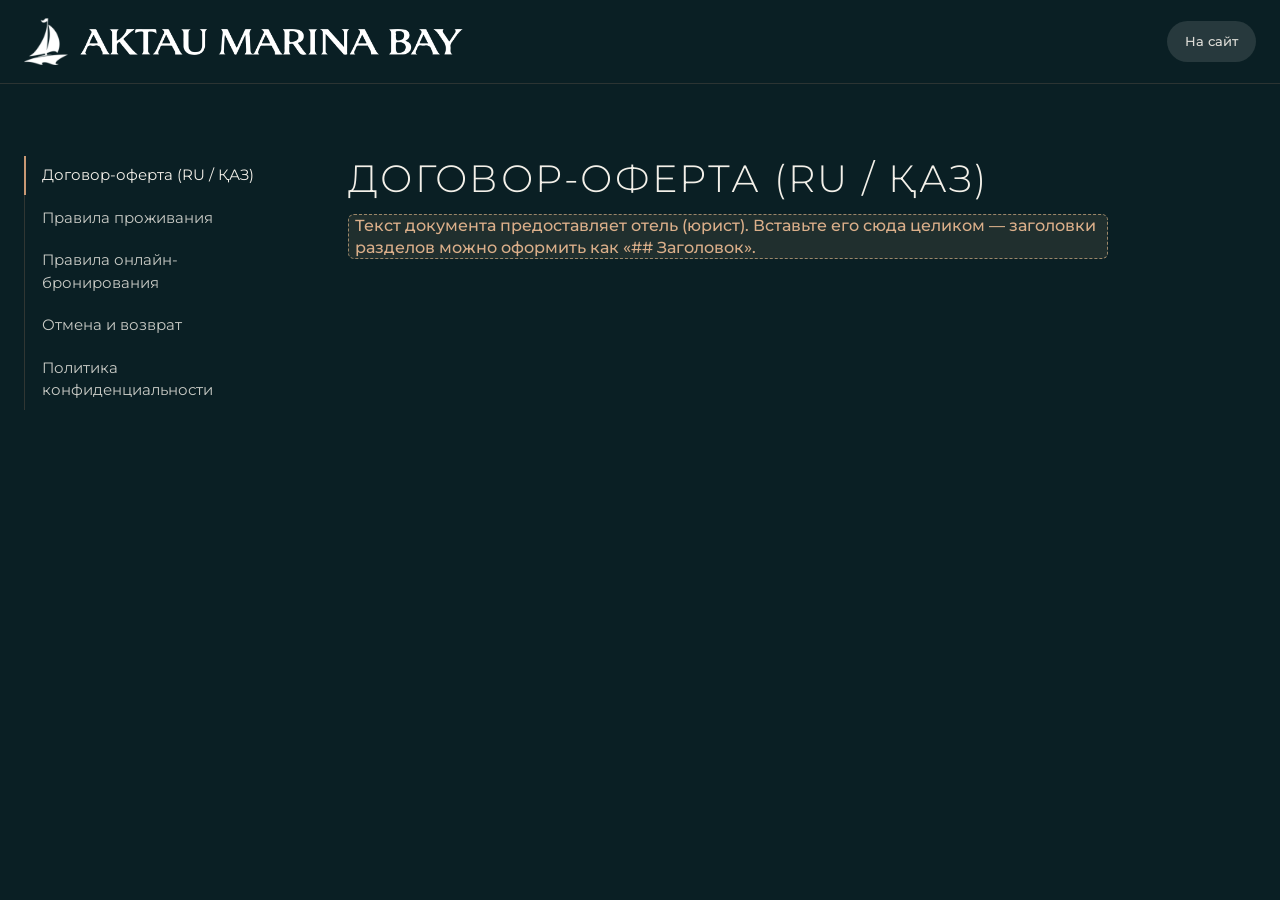
<file: v3/doc.html>
<!DOCTYPE html>
<html lang="ru">
<head>
  <meta charset="UTF-8">
  <meta name="viewport" content="width=device-width, initial-scale=1.0">
  <!-- Демо-макет: не индексировать поисковиками -->
  <meta name="robots" content="noindex, nofollow">
  <title>Документы · Aktau Marina Bay</title>
  <meta name="theme-color" content="#0a1f24">
  <link rel="icon" href="favicon.ico" sizes="any">
  <link rel="icon" href="favicon.png" type="image/png" sizes="32x32">
  <link rel="preload" href="fonts/montserrat-300-cyrillic.woff2" as="font" type="font/woff2" crossorigin>
  <link rel="preload" href="fonts/montserrat-400-cyrillic.woff2" as="font" type="font/woff2" crossorigin>
  <link rel="stylesheet" href="css/fonts.css">
  <link rel="stylesheet" href="css/styles.css">
  <link rel="stylesheet" href="css/mockup.css">
</head>
<body class="doc-page">
  <a class="skip-link" href="#doc">Перейти к документу</a>
  <header class="doc-head">
    <div class="container doc-head__inner">
      <a href="index.html" class="logo">
        <img src="images/logo.png" alt="" class="logo__icon" width="44" height="44">
        <img src="images/logo2.png" alt="Aktau Marina Bay" class="logo__wordmark" width="180" height="28">
      </a>
      <a class="btn-glass btn-glass--sm" href="index.html">На сайт</a>
    </div>
  </header>

  <main class="container doc" id="doc" tabindex="-1">
    <nav class="doc__nav" aria-label="Документы"></nav>
    <article class="doc__body">
      <h1 class="doc__title">Документ</h1>
      <p class="doc__updated" hidden></p>
      <p class="doc__file" hidden><a class="btn-primary btn-primary--sm" href="#" download>Скачать файл</a></p>
      <div class="doc__text"><p>Загрузка…</p></div>
    </article>
  </main>

  <script src="js/doc.js"></script>
</body>
</html>
</file>
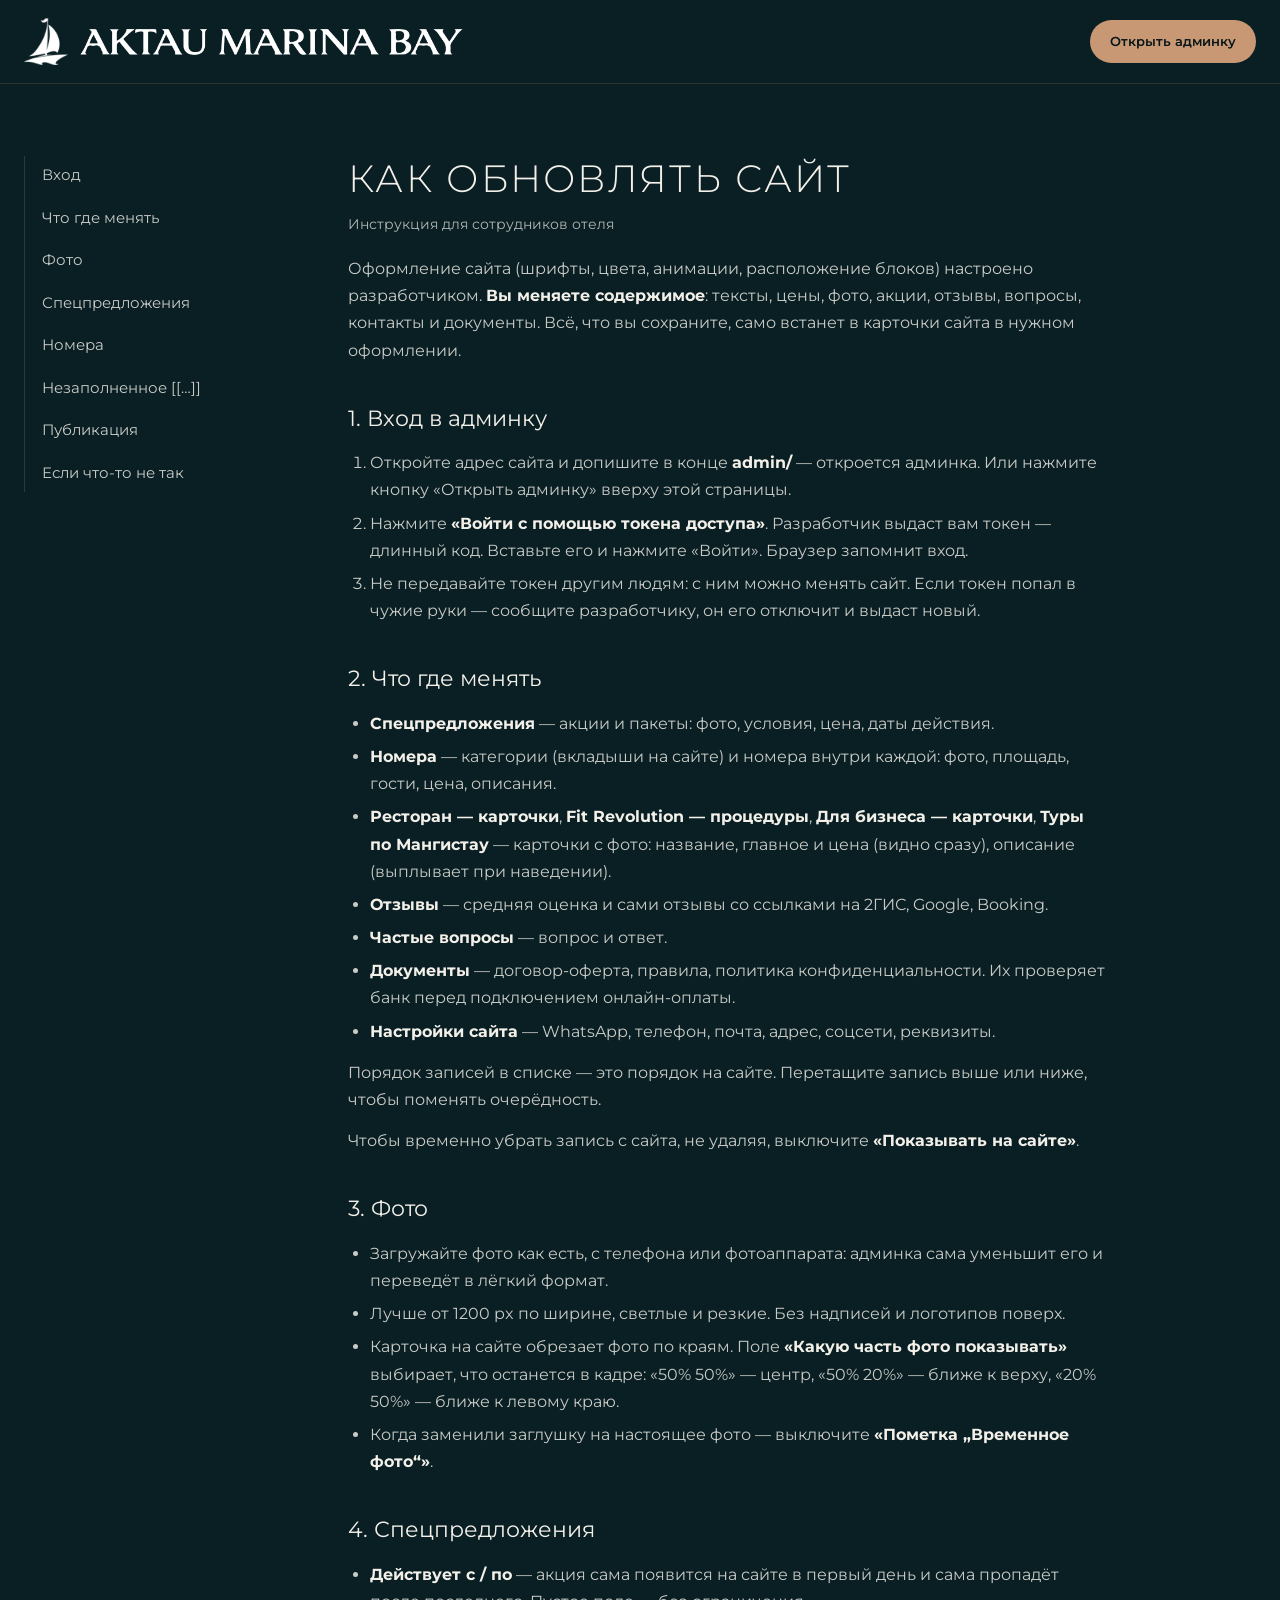
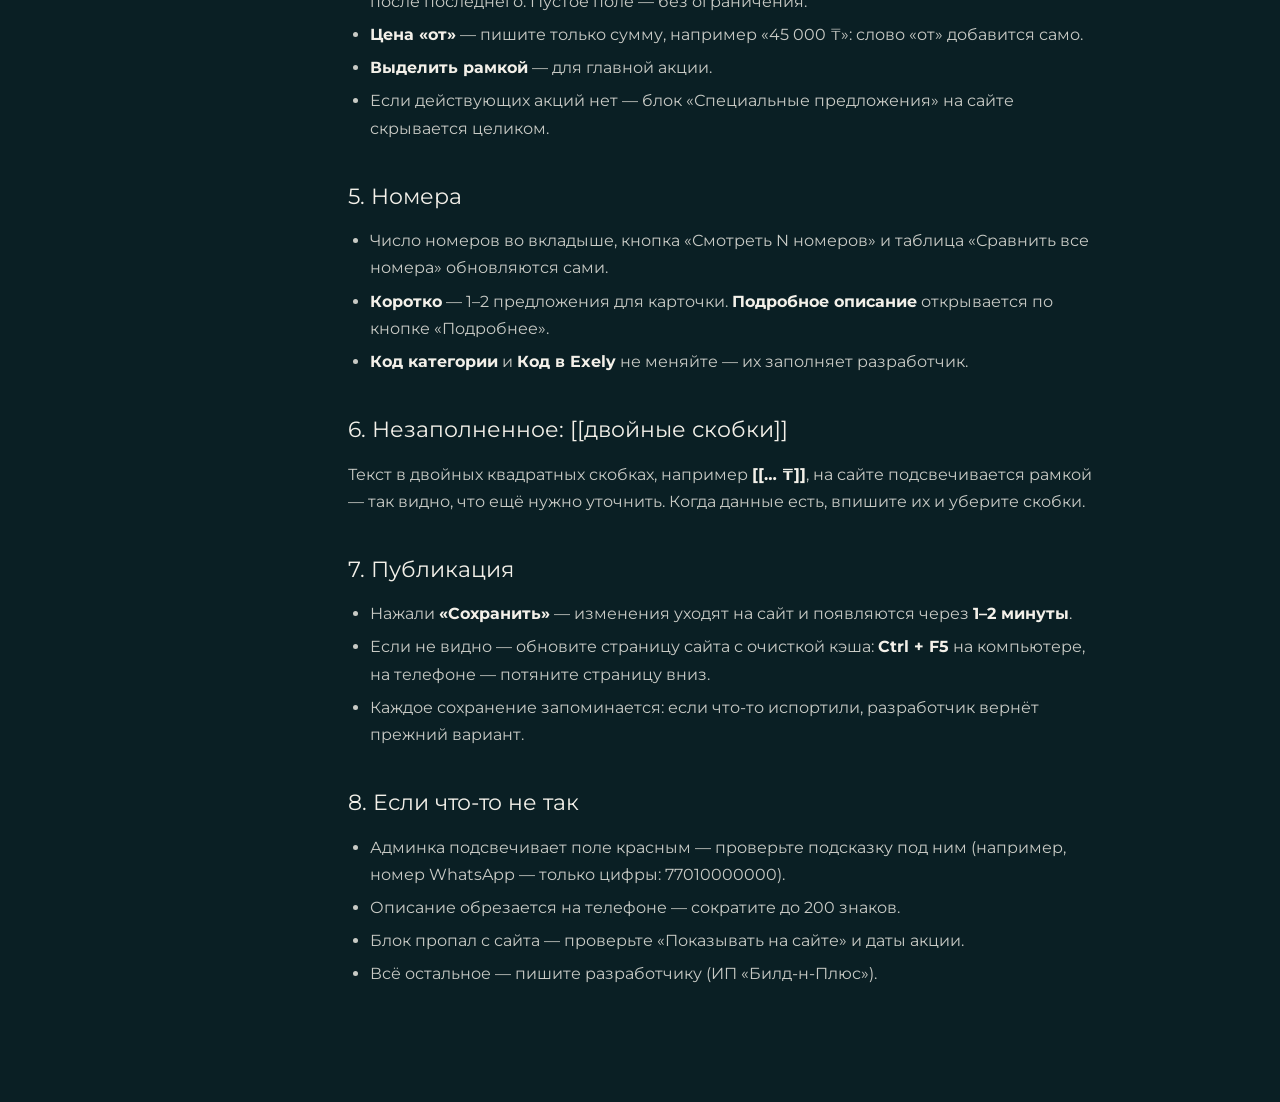
<file: v3/admin/guide.html>
<!DOCTYPE html>
<html lang="ru">
<head>
  <meta charset="UTF-8">
  <meta name="viewport" content="width=device-width, initial-scale=1.0">
  <meta name="robots" content="noindex, nofollow">
  <title>Как обновлять сайт · Aktau Marina Bay</title>
  <meta name="theme-color" content="#0a1f24">
  <link rel="icon" href="../favicon.png" type="image/png">
  <link rel="stylesheet" href="../css/fonts.css">
  <link rel="stylesheet" href="../css/styles.css">
  <link rel="stylesheet" href="../css/mockup.css">
</head>
<body class="doc-page">
  <header class="doc-head">
    <div class="container doc-head__inner">
      <a href="../index.html" class="logo">
        <img src="../images/logo.png" alt="" class="logo__icon" width="44" height="44">
        <img src="../images/logo2.png" alt="Aktau Marina Bay" class="logo__wordmark" width="180" height="28">
      </a>
      <a class="btn-primary btn-primary--sm" href="./">Открыть админку</a>
    </div>
  </header>

  <main class="container doc">
    <nav class="doc__nav" aria-label="Разделы инструкции">
      <a href="#vhod">Вход</a>
      <a href="#chto-gde">Что где менять</a>
      <a href="#foto">Фото</a>
      <a href="#akcii">Спецпредложения</a>
      <a href="#nomera">Номера</a>
      <a href="#skobki">Незаполненное [[…]]</a>
      <a href="#publikaciya">Публикация</a>
      <a href="#oshibki">Если что-то не так</a>
    </nav>
    <article class="doc__body">
      <h1 class="doc__title">Как обновлять сайт</h1>
      <p class="doc__updated">Инструкция для сотрудников отеля</p>
      <div class="doc__text">
        <p>Оформление сайта (шрифты, цвета, анимации, расположение блоков) настроено разработчиком. <b>Вы меняете содержимое</b>: тексты, цены, фото, акции, отзывы, вопросы, контакты и документы. Всё, что вы сохраните, само встанет в карточки сайта в нужном оформлении.</p>

        <h2 id="vhod">1. Вход в админку</h2>
        <ol>
          <li>Откройте адрес сайта и допишите в конце <b>admin/</b> — откроется админка. Или нажмите кнопку «Открыть админку» вверху этой страницы.</li>
          <li>Нажмите <b>«Войти с помощью токена доступа»</b>. Разработчик выдаст вам токен — длинный код. Вставьте его и нажмите «Войти». Браузер запомнит вход.</li>
          <li>Не передавайте токен другим людям: с ним можно менять сайт. Если токен попал в чужие руки — сообщите разработчику, он его отключит и выдаст новый.</li>
        </ol>

        <h2 id="chto-gde">2. Что где менять</h2>
        <ul>
          <li><b>Спецпредложения</b> — акции и пакеты: фото, условия, цена, даты действия.</li>
          <li><b>Номера</b> — категории (вкладыши на сайте) и номера внутри каждой: фото, площадь, гости, цена, описания.</li>
          <li><b>Ресторан — карточки</b>, <b>Fit Revolution — процедуры</b>, <b>Для бизнеса — карточки</b>, <b>Туры по Мангистау</b> — карточки с фото: название, главное и цена (видно сразу), описание (выплывает при наведении).</li>
          <li><b>Отзывы</b> — средняя оценка и сами отзывы со ссылками на 2ГИС, Google, Booking.</li>
          <li><b>Частые вопросы</b> — вопрос и ответ.</li>
          <li><b>Документы</b> — договор-оферта, правила, политика конфиденциальности. Их проверяет банк перед подключением онлайн-оплаты.</li>
          <li><b>Настройки сайта</b> — WhatsApp, телефон, почта, адрес, соцсети, реквизиты.</li>
        </ul>
        <p>Порядок записей в списке — это порядок на сайте. Перетащите запись выше или ниже, чтобы поменять очерёдность.</p>
        <p>Чтобы временно убрать запись с сайта, не удаляя, выключите <b>«Показывать на сайте»</b>.</p>

        <h2 id="foto">3. Фото</h2>
        <ul>
          <li>Загружайте фото как есть, с телефона или фотоаппарата: админка сама уменьшит его и переведёт в лёгкий формат.</li>
          <li>Лучше от 1200 px по ширине, светлые и резкие. Без надписей и логотипов поверх.</li>
          <li>Карточка на сайте обрезает фото по краям. Поле <b>«Какую часть фото показывать»</b> выбирает, что останется в кадре: «50% 50%» — центр, «50% 20%» — ближе к верху, «20% 50%» — ближе к левому краю.</li>
          <li>Когда заменили заглушку на настоящее фото — выключите <b>«Пометка „Временное фото“»</b>.</li>
        </ul>

        <h2 id="akcii">4. Спецпредложения</h2>
        <ul>
          <li><b>Действует с / по</b> — акция сама появится на сайте в первый день и сама пропадёт после последнего. Пустое поле — без ограничения.</li>
          <li><b>Цена «от»</b> — пишите только сумму, например «45 000 ₸»: слово «от» добавится само.</li>
          <li><b>Выделить рамкой</b> — для главной акции.</li>
          <li>Если действующих акций нет — блок «Специальные предложения» на сайте скрывается целиком.</li>
        </ul>

        <h2 id="nomera">5. Номера</h2>
        <ul>
          <li>Число номеров во вкладыше, кнопка «Смотреть N номеров» и таблица «Сравнить все номера» обновляются сами.</li>
          <li><b>Коротко</b> — 1–2 предложения для карточки. <b>Подробное описание</b> открывается по кнопке «Подробнее».</li>
          <li><b>Код категории</b> и <b>Код в Exely</b> не меняйте — их заполняет разработчик.</li>
        </ul>

        <h2 id="skobki">6. Незаполненное: [[двойные скобки]]</h2>
        <p>Текст в двойных квадратных скобках, например <b>[[… ₸]]</b>, на сайте подсвечивается рамкой — так видно, что ещё нужно уточнить. Когда данные есть, впишите их и уберите скобки.</p>

        <h2 id="publikaciya">7. Публикация</h2>
        <ul>
          <li>Нажали <b>«Сохранить»</b> — изменения уходят на сайт и появляются через <b>1–2 минуты</b>.</li>
          <li>Если не видно — обновите страницу сайта с очисткой кэша: <b>Ctrl + F5</b> на компьютере, на телефоне — потяните страницу вниз.</li>
          <li>Каждое сохранение запоминается: если что-то испортили, разработчик вернёт прежний вариант.</li>
        </ul>

        <h2 id="oshibki">8. Если что-то не так</h2>
        <ul>
          <li>Админка подсвечивает поле красным — проверьте подсказку под ним (например, номер WhatsApp — только цифры: 77010000000).</li>
          <li>Описание обрезается на телефоне — сократите до 200 знаков.</li>
          <li>Блок пропал с сайта — проверьте «Показывать на сайте» и даты акции.</li>
          <li>Всё остальное — пишите разработчику (ИП «Билд-н-Плюс»).</li>
        </ul>
      </div>
    </article>
  </main>
</body>
</html>
</file>
<file: css/fonts.css>
/* Montserrat — local */

@font-face {
  font-family: 'Montserrat';
  font-style: normal;
  font-weight: 200;
  font-display: block;
  src: url('../fonts/montserrat-200-cyrillicext.woff2') format('woff2');
  unicode-range: U+0460-052F, U+1C80-1C8A, U+20B4, U+2DE0-2DFF, U+A640-A69F, U+FE2E-FE2F;
}

@font-face {
  font-family: 'Montserrat';
  font-style: normal;
  font-weight: 200;
  font-display: block;
  src: url('../fonts/montserrat-200-cyrillic.woff2') format('woff2');
  unicode-range: U+0301, U+0400-045F, U+0490-0491, U+04B0-04B1, U+2116;
}

@font-face {
  font-family: 'Montserrat';
  font-style: normal;
  font-weight: 200;
  font-display: block;
  src: url('../fonts/montserrat-200-latinext.woff2') format('woff2');
  unicode-range: U+0100-02BA, U+02BD-02C5, U+02C7-02CC, U+02CE-02D7, U+02DD-02FF, U+0304, U+0308, U+0329, U+1D00-1DBF, U+1E00-1E9F, U+1EF2-1EFF, U+2020, U+20A0-20AB, U+20AD-20C0, U+2113, U+2C60-2C7F, U+A720-A7FF;
}

@font-face {
  font-family: 'Montserrat';
  font-style: normal;
  font-weight: 200;
  font-display: block;
  src: url('../fonts/montserrat-200-latin.woff2') format('woff2');
  unicode-range: U+0000-00FF, U+0131, U+0152-0153, U+02BB-02BC, U+02C6, U+02DA, U+02DC, U+0304, U+0308, U+0329, U+2000-206F, U+20AC, U+2122, U+2191, U+2193, U+2212, U+2215, U+FEFF, U+FFFD;
}

@font-face {
  font-family: 'Montserrat';
  font-style: normal;
  font-weight: 300;
  font-display: block;
  src: url('../fonts/montserrat-300-cyrillicext.woff2') format('woff2');
  unicode-range: U+0460-052F, U+1C80-1C8A, U+20B4, U+2DE0-2DFF, U+A640-A69F, U+FE2E-FE2F;
}

@font-face {
  font-family: 'Montserrat';
  font-style: normal;
  font-weight: 300;
  font-display: block;
  src: url('../fonts/montserrat-300-cyrillic.woff2') format('woff2');
  unicode-range: U+0301, U+0400-045F, U+0490-0491, U+04B0-04B1, U+2116;
}

@font-face {
  font-family: 'Montserrat';
  font-style: normal;
  font-weight: 300;
  font-display: block;
  src: url('../fonts/montserrat-300-latinext.woff2') format('woff2');
  unicode-range: U+0100-02BA, U+02BD-02C5, U+02C7-02CC, U+02CE-02D7, U+02DD-02FF, U+0304, U+0308, U+0329, U+1D00-1DBF, U+1E00-1E9F, U+1EF2-1EFF, U+2020, U+20A0-20AB, U+20AD-20C0, U+2113, U+2C60-2C7F, U+A720-A7FF;
}

@font-face {
  font-family: 'Montserrat';
  font-style: normal;
  font-weight: 300;
  font-display: block;
  src: url('../fonts/montserrat-300-latin.woff2') format('woff2');
  unicode-range: U+0000-00FF, U+0131, U+0152-0153, U+02BB-02BC, U+02C6, U+02DA, U+02DC, U+0304, U+0308, U+0329, U+2000-206F, U+20AC, U+2122, U+2191, U+2193, U+2212, U+2215, U+FEFF, U+FFFD;
}

@font-face {
  font-family: 'Montserrat';
  font-style: normal;
  font-weight: 400;
  font-display: block;
  src: url('../fonts/montserrat-400-cyrillicext.woff2') format('woff2');
  unicode-range: U+0460-052F, U+1C80-1C8A, U+20B4, U+2DE0-2DFF, U+A640-A69F, U+FE2E-FE2F;
}

@font-face {
  font-family: 'Montserrat';
  font-style: normal;
  font-weight: 400;
  font-display: block;
  src: url('../fonts/montserrat-400-cyrillic.woff2') format('woff2');
  unicode-range: U+0301, U+0400-045F, U+0490-0491, U+04B0-04B1, U+2116;
}

@font-face {
  font-family: 'Montserrat';
  font-style: normal;
  font-weight: 400;
  font-display: block;
  src: url('../fonts/montserrat-400-latinext.woff2') format('woff2');
  unicode-range: U+0100-02BA, U+02BD-02C5, U+02C7-02CC, U+02CE-02D7, U+02DD-02FF, U+0304, U+0308, U+0329, U+1D00-1DBF, U+1E00-1E9F, U+1EF2-1EFF, U+2020, U+20A0-20AB, U+20AD-20C0, U+2113, U+2C60-2C7F, U+A720-A7FF;
}

@font-face {
  font-family: 'Montserrat';
  font-style: normal;
  font-weight: 400;
  font-display: block;
  src: url('../fonts/montserrat-400-latin.woff2') format('woff2');
  unicode-range: U+0000-00FF, U+0131, U+0152-0153, U+02BB-02BC, U+02C6, U+02DA, U+02DC, U+0304, U+0308, U+0329, U+2000-206F, U+20AC, U+2122, U+2191, U+2193, U+2212, U+2215, U+FEFF, U+FFFD;
}

@font-face {
  font-family: 'Montserrat';
  font-style: normal;
  font-weight: 500;
  font-display: block;
  src: url('../fonts/montserrat-500-cyrillicext.woff2') format('woff2');
  unicode-range: U+0460-052F, U+1C80-1C8A, U+20B4, U+2DE0-2DFF, U+A640-A69F, U+FE2E-FE2F;
}

@font-face {
  font-family: 'Montserrat';
  font-style: normal;
  font-weight: 500;
  font-display: block;
  src: url('../fonts/montserrat-500-cyrillic.woff2') format('woff2');
  unicode-range: U+0301, U+0400-045F, U+0490-0491, U+04B0-04B1, U+2116;
}

@font-face {
  font-family: 'Montserrat';
  font-style: normal;
  font-weight: 500;
  font-display: block;
  src: url('../fonts/montserrat-500-latinext.woff2') format('woff2');
  unicode-range: U+0100-02BA, U+02BD-02C5, U+02C7-02CC, U+02CE-02D7, U+02DD-02FF, U+0304, U+0308, U+0329, U+1D00-1DBF, U+1E00-1E9F, U+1EF2-1EFF, U+2020, U+20A0-20AB, U+20AD-20C0, U+2113, U+2C60-2C7F, U+A720-A7FF;
}

@font-face {
  font-family: 'Montserrat';
  font-style: normal;
  font-weight: 500;
  font-display: block;
  src: url('../fonts/montserrat-500-latin.woff2') format('woff2');
  unicode-range: U+0000-00FF, U+0131, U+0152-0153, U+02BB-02BC, U+02C6, U+02DA, U+02DC, U+0304, U+0308, U+0329, U+2000-206F, U+20AC, U+2122, U+2191, U+2193, U+2212, U+2215, U+FEFF, U+FFFD;
}

@font-face {
  font-family: 'Montserrat';
  font-style: normal;
  font-weight: 600;
  font-display: block;
  src: url('../fonts/montserrat-600-cyrillicext.woff2') format('woff2');
  unicode-range: U+0460-052F, U+1C80-1C8A, U+20B4, U+2DE0-2DFF, U+A640-A69F, U+FE2E-FE2F;
}

@font-face {
  font-family: 'Montserrat';
  font-style: normal;
  font-weight: 600;
  font-display: block;
  src: url('../fonts/montserrat-600-cyrillic.woff2') format('woff2');
  unicode-range: U+0301, U+0400-045F, U+0490-0491, U+04B0-04B1, U+2116;
}

@font-face {
  font-family: 'Montserrat';
  font-style: normal;
  font-weight: 600;
  font-display: block;
  src: url('../fonts/montserrat-600-latinext.woff2') format('woff2');
  unicode-range: U+0100-02BA, U+02BD-02C5, U+02C7-02CC, U+02CE-02D7, U+02DD-02FF, U+0304, U+0308, U+0329, U+1D00-1DBF, U+1E00-1E9F, U+1EF2-1EFF, U+2020, U+20A0-20AB, U+20AD-20C0, U+2113, U+2C60-2C7F, U+A720-A7FF;
}

@font-face {
  font-family: 'Montserrat';
  font-style: normal;
  font-weight: 600;
  font-display: block;
  src: url('../fonts/montserrat-600-latin.woff2') format('woff2');
  unicode-range: U+0000-00FF, U+0131, U+0152-0153, U+02BB-02BC, U+02C6, U+02DA, U+02DC, U+0304, U+0308, U+0329, U+2000-206F, U+20AC, U+2122, U+2191, U+2193, U+2212, U+2215, U+FEFF, U+FFFD;
}

@font-face {
  font-family: 'Montserrat';
  font-style: normal;
  font-weight: 700;
  font-display: block;
  src: url('../fonts/montserrat-700-cyrillicext.woff2') format('woff2');
  unicode-range: U+0460-052F, U+1C80-1C8A, U+20B4, U+2DE0-2DFF, U+A640-A69F, U+FE2E-FE2F;
}

@font-face {
  font-family: 'Montserrat';
  font-style: normal;
  font-weight: 700;
  font-display: block;
  src: url('../fonts/montserrat-700-cyrillic.woff2') format('woff2');
  unicode-range: U+0301, U+0400-045F, U+0490-0491, U+04B0-04B1, U+2116;
}

@font-face {
  font-family: 'Montserrat';
  font-style: normal;
  font-weight: 700;
  font-display: block;
  src: url('../fonts/montserrat-700-latinext.woff2') format('woff2');
  unicode-range: U+0100-02BA, U+02BD-02C5, U+02C7-02CC, U+02CE-02D7, U+02DD-02FF, U+0304, U+0308, U+0329, U+1D00-1DBF, U+1E00-1E9F, U+1EF2-1EFF, U+2020, U+20A0-20AB, U+20AD-20C0, U+2113, U+2C60-2C7F, U+A720-A7FF;
}

@font-face {
  font-family: 'Montserrat';
  font-style: normal;
  font-weight: 700;
  font-display: block;
  src: url('../fonts/montserrat-700-latin.woff2') format('woff2');
  unicode-range: U+0000-00FF, U+0131, U+0152-0153, U+02BB-02BC, U+02C6, U+02DA, U+02DC, U+0304, U+0308, U+0329, U+2000-206F, U+20AC, U+2122, U+2191, U+2193, U+2212, U+2215, U+FEFF, U+FFFD;
}
</file>
<file: css/styles.css>
/* ===== Variables ===== */
:root {
  --color-bg: #0a1f24;
  --color-bg-dark: #061518;
  --color-gold: #c5a47e;
  --color-gold-light: #d4b896;
  --color-gold-btn: #c89e6b;
  --color-white: #ffffff;
  --color-text-muted: rgba(255, 255, 255, 0.65);
  --color-text-label: rgba(255, 255, 255, 0.55);

  --font-main: "Montserrat", sans-serif;

  --container-width: 1280px;
  --page-gutter: 24px;
  --header-height: 80px;
  --section-right-col: max(300px, 38vw);
  --section-right-start: calc(100vw - var(--section-right-col));

  /* Fluid type: ~28px on mobile → 50px on desktop */
  --font-section-heading: clamp(28px, 4vw + 14px, 50px);
  --font-display-heading: clamp(28px, 4.5vw + 12px, 55px);
  --font-section-num: clamp(28px, 4vw + 14px, 50px);
}

/* ===== Reset ===== */
*,
*::before,
*::after {
  box-sizing: border-box;
  margin: 0;
  padding: 0;
}

html {
  scroll-behavior: smooth;
  overflow-x: clip;
}

body {
  font-family: var(--font-main);
  background: var(--color-bg);
  color: var(--color-white);
  line-height: 1.5;
  -webkit-font-smoothing: antialiased;
  overflow-x: clip;
}

body.menu-open {
  overflow: hidden;
}

img {
  display: block;
  max-width: 100%;
}

a {
  color: inherit;
  text-decoration: none;
}

button,
input {
  font-family: inherit;
  border: none;
  background: none;
  color: inherit;
}

ul {
  list-style: none;
}

.container {
  width: min(var(--container-width), calc(100% - var(--page-gutter) * 2));
  margin-inline: auto;
}

/* Scroll reveal */
@media (prefers-reduced-motion: no-preference) {
  .reveal {
    opacity: 0;
    transform: translateY(28px);
    transition:
      opacity 0.75s ease,
      transform 0.75s cubic-bezier(0.22, 1, 0.36, 1);
    transition-delay: var(--reveal-delay, 0ms);
  }

  .reveal.is-revealed {
    opacity: 1;
    transform: translateY(0);
  }

  .reveal.reveal--left {
    transform: translateX(-36px);
  }

  .reveal.reveal--left.is-revealed {
    transform: translateX(0);
  }

  .reveal.reveal--right {
    transform: translateX(36px);
  }

  .reveal.reveal--right.is-revealed {
    transform: translateX(0);
  }

  .hero .reveal:not(.is-revealed) {
    transform: translateY(36px);
  }

  .hero .reveal {
    transition:
      opacity 1.15s ease,
      transform 1.15s cubic-bezier(0.22, 1, 0.36, 1);
  }
}

@media (prefers-reduced-motion: reduce) {
  .reveal {
    opacity: 1;
    transform: none;
  }
}

/* Button shimmer */
.btn-shimmer {
  position: relative;
  overflow: hidden;
  isolation: isolate;
}

.btn-shimmer::before {
  content: "";
  position: absolute;
  inset: 0;
  background: linear-gradient(
    105deg,
    transparent 38%,
    rgba(255, 255, 255, 0.28) 50%,
    transparent 62%
  );
  transform: translateX(-140%);
  transition: transform 0.65s ease;
  pointer-events: none;
}

.btn-shimmer:hover::before {
  transform: translateX(140%);
}

.btn-outline.btn-shimmer::before {
  background: linear-gradient(
    105deg,
    transparent 38%,
    rgba(197, 164, 126, 0.35) 50%,
    transparent 62%
  );
}

.room-card__btn.btn-shimmer::before {
  background: linear-gradient(
    105deg,
    transparent 38%,
    rgba(197, 164, 126, 0.4) 50%,
    transparent 62%
  );
}

/* Carousel arrow shimmer — every 5s */
@keyframes carousel-arrow-shine {
  0%,
  14%,
  100% {
    transform: translateX(-140%);
  }

  7% {
    transform: translateX(140%);
  }
}

.services__arrow:not(:disabled),
.discover__arrow:not(:disabled) {
  overflow: hidden;
  isolation: isolate;
  contain: paint;
}

.services__arrow:not(:disabled)::before,
.discover__arrow:not(:disabled)::before {
  content: "";
  position: absolute;
  inset: 0;
  border-radius: inherit;
  background: linear-gradient(
    105deg,
    transparent 38%,
    rgba(255, 255, 255, 0.32) 50%,
    transparent 62%
  );
  transform: translateX(-140%);
  animation: carousel-arrow-shine 5s ease infinite;
  pointer-events: none;
}

.services__arrow:not(:disabled) svg,
.discover__arrow:not(:disabled) svg {
  position: relative;
  z-index: 1;
}

@media (prefers-reduced-motion: reduce) {
  .services__arrow::before,
  .discover__arrow::before {
    animation: none;
  }
}

/* ===== Hero ===== */
.hero {
  position: relative;
  min-height: 100vh;
  min-height: 100svh;
  display: flex;
  flex-direction: column;
  background: var(--color-bg-dark) url("../images/main.png") center / cover no-repeat;
}

/* .hero__overlay {
  position: absolute;
  inset: 0;
  background: linear-gradient(180deg,
      rgba(6, 21, 24, 0.3) 0%,
      rgba(6, 21, 24, 0.15) 40%,
      rgba(6, 21, 24, 0.55) 75%,
      rgba(6, 21, 24, 0.82) 100%);
  pointer-events: none;
} */

.hero__inner {
  position: relative;
  z-index: 1;
  flex: 1;
  display: flex;
  flex-direction: column;
  min-height: 100vh;
  min-height: 100svh;
}

/* Header */
.header {
  padding: 28px 0 0;
}

.header__container {
  display: flex;
  align-items: center;
  justify-content: space-between;
  gap: 24px;
}

.logo {
  display: flex;
  align-items: center;
  gap: 12px;
  min-width: 0;
}

.logo__icon {
  width: 44px;
  height: auto;
  flex-shrink: 0;
}

.logo__wordmark {
  width: auto;
  height: clamp(18px, 2.5vw, 26px);
  object-fit: contain;
}

.header__actions {
  display: flex;
  align-items: center;
  gap: 16px;
  flex-shrink: 0;
}

.menu-btn {
  width: 48px;
  height: 48px;
  border: 1px solid rgba(255, 255, 255, 0.45);
  border-radius: 50%;
  display: flex;
  align-items: center;
  justify-content: center;
  cursor: pointer;
  transition: border-color 0.2s, background 0.2s;
}

.menu-btn:hover,
.menu-btn[aria-expanded="true"] {
  border-color: var(--color-white);
  background: rgba(255, 255, 255, 0.06);
}

.menu-btn__lines {
  display: flex;
  flex-direction: column;
  gap: 5px;
}

.menu-btn__lines span {
  display: block;
  width: 18px;
  height: 1.5px;
  background: var(--color-white);
  transition: transform 0.25s, opacity 0.25s;
}

.menu-btn[aria-expanded="true"] .menu-btn__lines span:nth-child(1) {
  transform: translateY(6.5px) rotate(45deg);
}

.menu-btn[aria-expanded="true"] .menu-btn__lines span:nth-child(2) {
  opacity: 0;
}

.menu-btn[aria-expanded="true"] .menu-btn__lines span:nth-child(3) {
  transform: translateY(-6.5px) rotate(-45deg);
}

.btn-outline {
  display: inline-flex;
  align-items: center;
  justify-content: center;
  padding: 14px 28px;
  border: 1px solid rgba(255, 255, 255, 0.55);
  border-radius: 999px;
  font-size: 13px;
  font-weight: 500;
  white-space: nowrap;
  transition: background 0.25s, border-color 0.25s;
}

.btn-outline:hover {
  background: rgba(255, 255, 255, 0.08);
  border-color: var(--color-white);
}

/* Hero content */
.hero__content {
  flex: 1;
  display: flex;
  align-items: center;
  padding: 48px 0 32px;
}

.hero__title {
  max-width: 720px;
  font-size: var(--font-display-heading);
  font-weight: 300;
  line-height: 1.12;
  letter-spacing: 0.03em;
  text-transform: uppercase;
}

.hero__subtitle {
  max-width: 540px;
  margin-top: 24px;
  font-size: clamp(16px, 1.8vw, 20px);
  font-weight: 400;
  line-height: 1.65;
  color: var(--color-text-muted);
}

/* ===== Booking bar (inside hero) ===== */
.booking {
  position: relative;
  margin-top: auto;
  padding: clamp(20px, 2.5vw, 28px) var(--page-gutter);
  z-index: 1;
  display: flex;
  justify-content: center;
  align-items: center;
}

.booking::before {
  content: "";
  position: absolute;
  top: 0;
  bottom: 0;
  left: 50%;
  width: 100vw;
  transform: translateX(-50%);
  background: rgba(6, 21, 24, 0.62);
  border-top: 1px solid rgba(255, 255, 255, 0.08);
  pointer-events: none;
  z-index: 0;
}

.booking__container {
  position: relative;
  z-index: 1;
  flex: 0 1 auto;
  width: min(var(--container-width), 100%);
  margin-inline: auto;
  display: flex;
  align-items: center;
  gap: 0;
}

.booking__field {
  flex: 1;
  display: flex;
  align-items: center;
  justify-content: space-between;
  gap: 16px;
  padding: 12px 28px;
  border-left: 1px solid rgba(255, 255, 255, 0.2);
  cursor: pointer;
  text-align: left;
  transition: background 0.2s;
  position: relative;
}

.booking__field:first-child {
  border-left: none;
  padding-left: 0;
}

.booking__field:hover,
.booking__field.is-active {
  background: rgba(255, 255, 255, 0.04);
}

.booking__field-body {
  display: flex;
  flex-direction: column;
  gap: 2px;
  min-width: 0;
}

.booking__label {
  font-size: 12px;
  font-weight: 400;
  color: var(--color-text-label);
}

.booking__value {
  font-size: clamp(15px, 1.6vw, 18px);
  font-weight: 600;
  white-space: nowrap;
}

.booking__icon {
  flex-shrink: 0;
  color: var(--color-gold);
}

.booking__input-hidden {
  position: absolute;
  opacity: 0;
  width: 0;
  height: 0;
  pointer-events: none;
}

.booking__actions {
  display: flex;
  align-items: center;
  gap: 12px;
  padding-left: 20px;
  flex-shrink: 0;
}

.booking__promo-btn {
  padding: 16px 24px;
  background: rgba(255, 255, 255, 0.12);
  border-radius: 999px;
  font-size: 13px;
  font-weight: 500;
  color: rgba(255, 255, 255, 0.85);
  cursor: pointer;
  white-space: nowrap;
  transition: background 0.2s;
}

.booking__promo-btn:hover,
.booking__promo-btn.is-active {
  background: rgba(255, 255, 255, 0.2);
}

.btn-primary {
  display: inline-flex;
  align-items: center;
  justify-content: center;
  padding: 16px 32px;
  background: var(--color-gold-btn);
  border-radius: 999px;
  font-size: 14px;
  font-weight: 600;
  color: var(--color-white);
  cursor: pointer;
  white-space: nowrap;
  transition: background 0.25s, transform 0.15s;
}

.btn-primary:hover {
  background: var(--color-gold-light);
}

.btn-primary:active {
  transform: scale(0.98);
}

.btn-primary--sm {
  padding: 12px 20px;
  font-size: 13px;
}

/* Booking dropdowns */
.booking-dropdown {
  position: absolute;
  bottom: calc(100% + 8px);
  right: max(24px, calc((100% - var(--container-width)) / 2 + 24px));
  width: min(320px, calc(100vw - 48px));
  padding: 20px;
  background: rgba(10, 31, 36, 0.96);
  border: 1px solid rgba(197, 164, 126, 0.25);
  border-radius: 16px;
  backdrop-filter: blur(16px);
  -webkit-backdrop-filter: blur(16px);
  box-shadow: 0 16px 48px rgba(0, 0, 0, 0.4);
  z-index: 10;
}

.booking-dropdown--promo {
  width: min(360px, calc(100vw - 48px));
}

.booking-dropdown__row {
  display: flex;
  align-items: center;
  justify-content: space-between;
  padding: 12px 0;
  font-size: 14px;
}

.booking-dropdown__row+.booking-dropdown__row {
  border-top: 1px solid rgba(255, 255, 255, 0.08);
}

.booking-dropdown__counter {
  display: flex;
  align-items: center;
  gap: 16px;
}

.counter-btn {
  width: 36px;
  height: 36px;
  border: 1px solid rgba(197, 164, 126, 0.4);
  border-radius: 50%;
  display: flex;
  align-items: center;
  justify-content: center;
  font-size: 18px;
  cursor: pointer;
  transition: background 0.2s, border-color 0.2s;
}

.counter-btn:hover {
  background: rgba(197, 164, 126, 0.15);
  border-color: var(--color-gold);
}

.booking-dropdown__done {
  width: 100%;
  margin-top: 12px;
  padding: 12px;
  background: var(--color-gold-btn);
  border-radius: 999px;
  font-size: 14px;
  font-weight: 600;
  cursor: pointer;
  transition: background 0.2s;
}

.booking-dropdown__done:hover {
  background: var(--color-gold-light);
}

.booking-dropdown__promo-label {
  display: block;
  font-size: 12px;
  color: var(--color-text-label);
  margin-bottom: 8px;
}

.booking-dropdown__promo-row {
  display: flex;
  gap: 8px;
}

.booking-dropdown__promo-input {
  flex: 1;
  padding: 12px 16px;
  background: rgba(255, 255, 255, 0.08);
  border: 1px solid rgba(255, 255, 255, 0.15);
  border-radius: 999px;
  font-size: 14px;
  outline: none;
}

.booking-dropdown__promo-input:focus {
  border-color: var(--color-gold);
}

/* ===== Site menu ===== */
.menu-overlay {
  position: fixed;
  inset: 0;
  background: rgba(0, 0, 0, 0.55);
  z-index: 100;
  opacity: 0;
  transition: opacity 0.3s;
}

.menu-overlay.is-visible {
  opacity: 1;
}

.site-menu {
  position: fixed;
  top: 0;
  right: 0;
  width: min(400px, 100vw);
  height: 100%;
  padding: 24px 36px 40px;
  background: var(--color-bg);
  border-left: 1px solid rgba(197, 164, 126, 0.15);
  z-index: 101;
  display: flex;
  flex-direction: column;
  transform: translateX(100%);
  transition: transform 0.35s cubic-bezier(0.4, 0, 0.2, 1);
  overflow-y: auto;
}

.site-menu.is-open {
  transform: translateX(0);
}

.site-menu__close {
  position: absolute;
  top: 24px;
  right: 24px;
  width: 44px;
  height: 44px;
  min-width: 44px;
  min-height: 44px;
  border: 1px solid rgba(255, 255, 255, 0.25);
  border-radius: 50%;
  display: inline-flex;
  align-items: center;
  justify-content: center;
  padding: 0;
  flex-shrink: 0;
  cursor: pointer;
  transition: border-color 0.2s;
}

.site-menu__close svg {
  display: block;
  flex-shrink: 0;
}

.site-menu__close:hover {
  border-color: var(--color-white);
}

.logo--menu {
  display: flex;
  align-items: center;
  gap: 12px;
  margin-top: 56px;
  margin-bottom: 40px;
  padding-right: 8px;
  max-width: calc(100% - 52px);
}

.logo--menu .logo__wordmark {
  height: 22px;
  width: auto;
  max-width: 100%;
  object-fit: contain;
  object-position: left center;
}

.site-menu__nav {
  display: flex;
  flex-direction: column;
  gap: 4px;
  flex: 1;
}

.site-menu__nav a {
  display: block;
  padding: 14px 0;
  font-size: 15px;
  font-weight: 400;
  color: var(--color-text-muted);
  border-bottom: 1px solid rgba(255, 255, 255, 0.06);
  transition: color 0.2s, padding-left 0.2s;
}

.site-menu__nav a:hover {
  color: var(--color-white);
  padding-left: 8px;
}

.site-menu__phone {
  display: block;
  margin-top: 32px;
  font-size: 22px;
  font-weight: 600;
  letter-spacing: 0.02em;
  color: var(--color-gold);
  transition: opacity 0.2s;
}

.site-menu__phone:hover {
  opacity: 0.85;
}

.site-menu__socials {
  display: flex;
  gap: 12px;
  margin-top: 24px;
}

.site-menu__social {
  width: 44px;
  height: 44px;
  border: 1px solid rgba(197, 164, 126, 0.35);
  border-radius: 50%;
  display: flex;
  align-items: center;
  justify-content: center;
  color: var(--color-gold);
  transition: background 0.2s, border-color 0.2s;
}

.site-menu__social:hover {
  background: rgba(197, 164, 126, 0.12);
  border-color: var(--color-gold);
}

/* ===== Toast ===== */
.toast {
  position: fixed;
  bottom: 32px;
  left: 50%;
  transform: translateX(-50%) translateY(20px);
  padding: 14px 28px;
  background: rgba(10, 31, 36, 0.95);
  border: 1px solid rgba(197, 164, 126, 0.3);
  border-radius: 999px;
  font-size: 14px;
  z-index: 200;
  opacity: 0;
  transition: opacity 0.3s, transform 0.3s;
  pointer-events: none;
}

.toast.is-visible {
  opacity: 1;
  transform: translateX(-50%) translateY(0);
}

/* ===== Block 2: Why ===== */
.why {
  position: relative;
  padding: 100px 0 120px;
  background: var(--color-bg);
  overflow: visible;
}

.why__decor {
  position: absolute;
  top: 0;
  right: 0;
  width: min(320px, 38vw);
  height: auto;
  pointer-events: none;
  opacity: 1;
  object-fit: contain;
  object-position: top right;
  rotate: 180deg;
}

.why__body {
  position: relative;
  overflow: visible;
}

.why__grid {
  display: grid;
  grid-template-columns: 1.2fr 0.8fr;
  gap: clamp(28px, 3vw, 44px);
  align-items: stretch;
  overflow: visible;
}

.why .container.why__body {
  overflow: visible;
}

/* Левая колонка — коллаж */
.why__visual {
  position: relative;
  width: 100%;
  max-width: none;
  overflow: visible;
}

.why__title {
  position: absolute;
  top: clamp(12px, 2vw, 24px);
  left: 45%;
  right: auto;
  transform: none;
  z-index: 5;
  width: min(880px, 45%);
  margin: 0;
  padding-right: 0;
  font-size: var(--font-section-heading);
  font-weight: 300;
  line-height: 1.1;
  letter-spacing: 0.06em;
  text-transform: uppercase;
  text-align: left;
  color: var(--color-white);
  text-shadow: 0 2px 24px rgba(0, 0, 0, 0.65);
  pointer-events: none;
}

/* Коллаж — оригинальные пропорции, без обрезки по ширине */
.why__gallery {
  position: relative;
  width: 100%;
  max-width: none;
  overflow: visible;
  aspect-ratio: 680 / 720;
  min-height: 420px;
}

.why__photo {
  position: absolute;
  height: auto;
  max-width: none;
  border-radius: 18px;
  box-shadow: 0 16px 48px rgba(0, 0, 0, 0.35);
  display: block;
}

/* why-1: 1678×1175 — широкая сверху */
.why__photo--1 {
  top: 0;
  left: 0;
  width: 100%;
  z-index: 1;
}

/* why-2: 1312×898 — снизу слева, выходит за край */
.why__photo--2 {
  bottom: 0;
  left: -10%;
  width: 64%;
  z-index: 1;
}

/* why-3: 1123×1195 — вертикальная справа */
.why__photo--3 {
  bottom: 0;
  right: 0;
  width: 50%;
  z-index: 2;
}

/* Правая колонка — список по низу коллажа */
.why__content {
  display: flex;
  flex-direction: column;
  justify-content: flex-end;
  align-self: stretch;
  max-width: 420px;
}

.why__list {
  display: flex;
  flex-direction: column;
}

.why__item {
  display: grid;
  grid-template-columns: minmax(2.25rem, auto) 1px 1fr;
  column-gap: clamp(18px, 2.5vw, 28px);
  align-items: center;
  padding: 26px 0;
}

.why__item:first-child {
  padding-top: 0;
}

.why__item:last-child {
  padding-bottom: 0;
}

.why__num {
  font-size: var(--font-section-num);
  font-weight: 200;
  line-height: 0.85;
  letter-spacing: -0.02em;
  color: var(--color-gold);
}

.why__divider {
  width: 1px;
  height: 52px;
  background: rgba(197, 164, 126, 0.4);
  align-self: center;
  justify-self: center;
}

.why__item-body {
  min-width: 0;
}

.why__item-title {
  font-size: 15px;
  font-weight: 400;
  letter-spacing: 0.01em;
  color: var(--color-white);
  margin-bottom: 6px;
}

.why__item-text {
  font-size: 13px;
  font-weight: 300;
  line-height: 1.55;
  color: rgba(255, 255, 255, 0.5);
}

/* ===== Block 3: Reasons ===== */
.reasons {
  padding: clamp(64px, 8vw, 100px) 0 clamp(80px, 10vw, 120px);
  background: var(--color-bg);
}

.reasons__header {
  margin-bottom: clamp(40px, 5vw, 64px);
}

.reasons__heading {
  margin: 0;
  font-size: var(--font-section-heading);
  font-weight: 300;
  line-height: 1.2;
  letter-spacing: 0.14em;
  text-transform: uppercase;
  color: var(--color-white);
}

.reasons__grid {
  display: grid;
  grid-template-columns: repeat(3, minmax(0, 1fr));
  gap: clamp(16px, 2vw, 28px);
}

.reasons__card,
.services__card {
  position: relative;
  display: flex;
  flex-direction: column;
  align-items: flex-start;
  gap: clamp(11px, 1.4vw, 18px);
  min-height: clamp(200px, 16vw, 260px);
  padding: clamp(14px, 1.6vw, 22px);
  background: rgba(14, 42, 49, 0.92);
  border: 1px solid rgba(197, 164, 126, 0.24);
  border-radius: 18px;
  overflow: clip;
  contain: paint;
  transition: transform 0.35s ease, border-color 0.35s ease, box-shadow 0.35s ease;
}

.reasons__card::before,
.services__card::before {
  content: "";
  position: absolute;
  inset: 0;
  border-radius: inherit;
  background: linear-gradient(
    105deg,
    transparent 35%,
    rgba(197, 164, 126, 0.14) 50%,
    transparent 65%
  );
  transform: translateX(-130%);
  transition: transform 0.6s ease;
  pointer-events: none;
  z-index: 0;
}

.reasons__card:hover,
.services__card:hover {
  transform: scale(1.03);
  border-color: rgba(197, 164, 126, 0.5);
  box-shadow: 0 12px 40px rgba(0, 0, 0, 0.25);
}

.reasons__card:hover::before,
.services__card:hover::before {
  transform: translateX(130%);
}

.reasons__icon,
.services__icon,
.reasons__card-body,
.services__body {
  position: relative;
  z-index: 1;
}

.reasons__icon,
.services__icon {
  width: clamp(40px, 3.5vw, 52px);
  height: auto;
}

.reasons__card-body,
.services__body {
  display: flex;
  flex-direction: column;
  gap: 10px;
}

.reasons__card-title,
.services__title {
  margin: 0;
  font-size: 20px;
  font-weight: 400;
  line-height: 1.35;
  letter-spacing: 0.01em;
  color: var(--color-white);
}

.reasons__card-text,
.services__text {
  margin: 0;
  font-size: 16px;
  font-weight: 300;
  line-height: 1.5;
  color: rgba(255, 255, 255, 0.45);
}

/* ===== Block 4: Rooms ===== */
.rooms {
  padding: clamp(64px, 8vw, 100px) 0 clamp(80px, 10vw, 120px);
  background: var(--color-bg);
}

.rooms__layout {
  display: grid;
  grid-template-columns: minmax(260px, 0.36fr) minmax(0, 0.64fr);
  gap: clamp(32px, 4vw, 56px);
  align-items: start;
}

.rooms__aside {
  position: sticky;
  top: clamp(24px, 4vw, 48px);
  align-self: start;
}

.rooms__heading {
  margin: 0 0 clamp(24px, 3vw, 36px);
  font-size: var(--font-section-heading);
  font-weight: 300;
  line-height: 1.2;
  letter-spacing: 0.14em;
  text-transform: uppercase;
  color: var(--color-white);
}

.rooms__intro {
  margin: 0 0 24px;
  font-size: 16px;
  font-weight: 300;
  line-height: 1.65;
  color: rgba(255, 255, 255, 0.55);
}

.rooms__features {
  display: flex;
  flex-direction: column;
  gap: 14px;
  margin: 0 0 clamp(32px, 4vw, 48px);
  padding-left: 0;
}

.rooms__features li,
.bio__list li {
  position: relative;
  padding-left: 22px;
  font-size: 16px;
  font-weight: 300;
  line-height: 1.5;
  color: var(--color-white);
}

.rooms__features li::before,
.bio__list li::before {
  content: "";
  position: absolute;
  left: 0;
  top: 0.55em;
  width: 7px;
  height: 7px;
  border: 1px solid var(--color-gold);
  border-radius: 50%;
  background: transparent;
}

.rooms__count {
  display: flex;
  align-items: center;
  gap: clamp(16px, 2vw, 24px);
}

.rooms__count-num {
  font-size: clamp(64px, 8vw, 96px);
  font-weight: 300;
  line-height: 1;
  letter-spacing: -0.02em;
  color: var(--color-gold);
}

.rooms__count-text {
  font-size: 16px;
  font-weight: 300;
  line-height: 1.45;
  color: rgba(255, 255, 255, 0.55);
}

.rooms__list {
  display: flex;
  flex-direction: column;
  gap: 0;
}

.room-card:not(:last-child) {
  padding-bottom: clamp(48px, 6vw, 80px);
  margin-bottom: clamp(48px, 6vw, 80px);
  border-bottom: 1px solid rgba(255, 255, 255, 0.14);
}

.room-card__gallery {
  display: flex;
  flex-direction: column;
  gap: 12px;
}

.room-card__main {
  position: relative;
  border-radius: 18px;
  overflow: hidden;
}

.room-card__hero {
  width: 100%;
  height: auto;
  aspect-ratio: 16 / 11;
  object-fit: cover;
  border-radius: 18px;
}

.room-card__zoom {
  position: absolute;
  right: 16px;
  bottom: 16px;
  display: flex;
  align-items: center;
  justify-content: center;
  width: 40px;
  height: 40px;
  border: 1px solid rgba(255, 255, 255, 0.55);
  border-radius: 50%;
  background: rgba(6, 21, 24, 0.35);
  color: var(--color-white);
  cursor: pointer;
  transition: background 0.25s ease, border-color 0.25s ease;
}

.room-card__zoom:hover {
  background: rgba(6, 21, 24, 0.6);
  border-color: var(--color-gold);
  color: var(--color-gold);
}

.room-card__thumbs {
  display: grid;
  grid-template-columns: repeat(4, minmax(0, 1fr));
  gap: 10px;
}

.room-card__thumb {
  padding: 0;
  border: 2px solid transparent;
  border-radius: 12px;
  overflow: hidden;
  cursor: pointer;
  opacity: 0.72;
  transition: opacity 0.25s ease, border-color 0.25s ease;
}

.room-card__thumb.is-active,
.room-card__thumb:hover {
  opacity: 1;
  border-color: var(--color-gold);
}

.room-card__thumb img {
  width: 100%;
  aspect-ratio: 4 / 3;
  object-fit: cover;
}

.room-card__body {
  display: grid;
  grid-template-columns: 1fr auto;
  gap: 20px 24px;
  align-items: end;
  margin-top: 20px;
}

.room-card__meta {
  grid-column: 1;
}

.room-card__title {
  margin: 0 0 12px;
  font-size: 20px;
  font-weight: 400;
  line-height: 1.3;
  color: var(--color-white);
}

.room-card__specs {
  display: flex;
  flex-wrap: wrap;
  gap: 16px 20px;
}

.room-card__spec {
  display: inline-flex;
  align-items: center;
  gap: 8px;
  font-size: 16px;
  font-weight: 300;
  color: var(--color-gold);
}

.room-card__spec svg {
  flex-shrink: 0;
}

.room-card__text {
  grid-column: 1;
  margin: 0;
  max-width: 36em;
  font-size: 16px;
  font-weight: 300;
  line-height: 1.6;
  color: rgba(255, 255, 255, 0.45);
}

.room-card__btn {
  grid-column: 2;
  grid-row: 1 / span 2;
  align-self: end;
  display: inline-flex;
  align-items: center;
  gap: 10px;
  padding: 14px 28px;
  border: 1px solid var(--color-gold);
  border-radius: 999px;
  font-size: 16px;
  font-weight: 400;
  color: var(--color-gold);
  white-space: nowrap;
  cursor: pointer;
  transition: background 0.25s ease, color 0.25s ease;
}

.room-card__btn:hover {
  background: var(--color-gold);
  color: var(--color-bg-dark);
}

/* Lightbox */
.lightbox {
  position: fixed;
  inset: 0;
  z-index: 200;
  display: flex;
  align-items: center;
  justify-content: center;
  padding: 24px;
  background: rgba(6, 21, 24, 0.92);
  backdrop-filter: blur(6px);
}

.lightbox[hidden] {
  display: none;
}

.lightbox__img {
  max-width: min(1200px, 100%);
  max-height: calc(100vh - 80px);
  width: auto;
  height: auto;
  object-fit: contain;
  border-radius: 12px;
}

.lightbox__close {
  position: absolute;
  top: 24px;
  right: 24px;
  display: flex;
  align-items: center;
  justify-content: center;
  width: 48px;
  height: 48px;
  border: 1px solid rgba(255, 255, 255, 0.35);
  border-radius: 50%;
  color: var(--color-white);
  cursor: pointer;
  transition: border-color 0.25s ease, color 0.25s ease;
}

.lightbox__close:hover {
  border-color: var(--color-gold);
  color: var(--color-gold);
}

body.lightbox-open {
  overflow: hidden;
}

/* ===== Block 5: Biohacking ===== */
.bio {
  position: relative;
  padding: clamp(64px, 8vw, 100px) 0 clamp(80px, 10vw, 120px);
  background: var(--color-bg);
  overflow: visible;
}

.bio__body {
  position: relative;
  overflow: visible;
}

.bio__grid {
  display: grid;
  grid-template-columns: 1.2fr 0.8fr;
  gap: clamp(28px, 3vw, 44px);
  align-items: stretch;
  overflow: visible;
}

.bio .container.bio__body {
  overflow: visible;
}

.bio__visual {
  position: relative;
  width: 100%;
  max-width: none;
  overflow: visible;
}

.bio__title {
  position: absolute;
  top: clamp(12px, 2vw, 24px);
  left: 40%;
  right: auto;
  transform: none;
  z-index: 5;
  width: min(880px, 50%);
  margin: 0;
  font-size: var(--font-section-heading);
  font-weight: 300;
  line-height: 1.1;
  letter-spacing: 0.06em;
  text-transform: uppercase;
  text-align: left;
  color: var(--color-white);
  text-shadow: 0 2px 24px rgba(0, 0, 0, 0.65);
  pointer-events: none;
}

.bio__gallery {
  position: relative;
  width: 100%;
  max-width: none;
  overflow: visible;
  aspect-ratio: 680 / 720;
  min-height: 420px;
}

.bio__photo {
  position: absolute;
  height: auto;
  max-width: none;
  border-radius: 18px;
  box-shadow: 0 16px 48px rgba(0, 0, 0, 0.35);
  display: block;
}

.bio__photo--1 {
  top: 0;
  left: 0;
  width: 100%;
  z-index: 1;
}

.bio__photo--2 {
  bottom: 0;
  left: -4%;
  width: 52%;
  z-index: 2;
}

.bio__photo--3 {
  bottom: 0;
  right: 0;
  width: 54%;
  z-index: 1;
}

.bio__content {
  display: flex;
  flex-direction: column;
  justify-content: flex-end;
  align-self: stretch;
  gap: 20px;
}

.bio__heading {
  margin: 0;
  font-size: clamp(18px, 1.6vw, 22px);
  font-weight: 400;
  line-height: 1.4;
  color: var(--color-white);
}

.bio__lead,
.bio__text {
  margin: 0;
  font-size: 16px;
  font-weight: 300;
  line-height: 1.65;
  color: rgba(255, 255, 255, 0.55);
}

.bio__list {
  display: flex;
  flex-direction: column;
  gap: 14px;
  margin: 4px 0 0;
  padding: 0;
}

/* ===== Block 6: Services ===== */
.services {
  padding: clamp(64px, 8vw, 100px) 0 clamp(64px, 8vw, 100px);
  background: var(--color-bg);
  overflow: visible;
}

.services__header {
  margin-bottom: clamp(28px, 3.5vw, 40px);
}

.services__heading {
  margin: 0;
  max-width: 720px;
  font-size: clamp(18px, 1.6vw + 10px, 24px);
  font-weight: 400;
  line-height: 1.5;
  letter-spacing: 0.1em;
  text-transform: uppercase;
  color: var(--color-white);
}

.services .container {
  overflow: visible;
}

.services__carousel {
  position: relative;
  --services-arrow-size: 44px;
  --services-arrow-gap: 20px;
  --services-arrow-offset: calc(var(--services-arrow-size) + var(--services-arrow-gap));
  padding-inline: 0;
  overflow: visible;
}

.services__viewport {
  min-width: 0;
  container-type: inline-size;
  overflow-x: auto;
  overflow-y: clip;
  scroll-snap-type: x mandatory;
  scroll-behavior: smooth;
  -webkit-overflow-scrolling: touch;
  scrollbar-width: none;
  padding-block: 24px;
  margin-block: -24px;
}

.services__viewport::-webkit-scrollbar {
  display: none;
}

.services__track {
  --services-gap: clamp(16px, 2vw, 28px);
  display: grid;
  grid-auto-flow: column;
  grid-auto-columns: calc((100cqw - var(--services-gap) * 2) / 3);
  gap: var(--services-gap);
  align-items: stretch;
}

.services__slide {
  scroll-snap-align: start;
  display: flex;
  padding: 8px 0 16px;
  box-sizing: border-box;
  overflow: clip;
}

.services .services__card {
  overflow: clip;
  width: 100%;
  flex: 1;
}

.services__card {
  scroll-snap-align: none;
  transform-origin: center center;
}

.services .services__card:hover {
  transform: none;
}

.services__card:hover {
  z-index: 2;
}

.services__arrow {
  position: absolute;
  top: 50%;
  transform: translateY(-50%);
  z-index: 2;
  display: flex;
  align-items: center;
  justify-content: center;
  width: var(--services-arrow-size);
  height: var(--services-arrow-size);
  border: 1px solid rgba(197, 164, 126, 0.4);
  border-radius: 50%;
  color: var(--color-gold);
  cursor: pointer;
  transition: background 0.25s ease, border-color 0.25s ease, color 0.25s ease;
}

.services__arrow--prev {
  left: calc(-1 * var(--services-arrow-offset));
}

.services__arrow--next {
  right: calc(-1 * var(--services-arrow-offset));
}

.services__arrow:hover {
  background: rgba(197, 164, 126, 0.12);
  border-color: var(--color-gold);
  color: var(--color-white);
}

.services__arrow:disabled {
  opacity: 0.35;
  cursor: default;
  pointer-events: none;
}

/* ===== Block 7: Restaurant ===== */
.restaurant {
  position: relative;
  overflow: hidden;
}

.restaurant__bg {
  position: absolute;
  inset: 0;
  background:
    url("../images/restaurant-bg.png") center center / cover no-repeat;
}

.restaurant__shade {
  position: absolute;
  inset: 0;
  background: linear-gradient(
    90deg,
    rgba(10, 31, 36, 0.62) 0%,
    rgba(10, 31, 36, 0.18) 38%,
    transparent 58%
  );
  pointer-events: none;
}

.restaurant__layout {
  position: relative;
  z-index: 1;
  display: grid;
  grid-template-columns: minmax(0, 1fr) var(--section-right-col);
  align-items: stretch;
  min-height: clamp(560px, 55vw, 710px);
  padding: 0;
  margin: 0;
  max-width: none;
  width: 100%;
}

.restaurant__main {
  display: flex;
  align-items: flex-start;
  padding:
    clamp(64px, 8vw, 100px)
    clamp(24px, 3vw, 48px)
    clamp(64px, 8vw, 100px)
    max(24px, calc((100vw - min(var(--container-width), 100vw - 48px)) / 2 + 24px));
}

.restaurant__main-inner {
  max-width: 520px;
}

.restaurant__heading {
  margin: 0 0 clamp(24px, 3vw, 36px);
  font-size: var(--font-section-heading);
  font-weight: 300;
  line-height: 1.12;
  letter-spacing: 0.08em;
  text-transform: uppercase;
  color: var(--color-white);
  text-shadow: 0 2px 24px rgba(0, 0, 0, 0.45);
}

.restaurant__intro {
  margin: 0 0 18px;
  font-size: 20px;
  font-weight: 300;
  line-height: 1.65;
  color: var(--color-white);
  text-shadow: 0 1px 12px rgba(0, 0, 0, 0.35);
}

.restaurant__intro:last-child {
  margin-bottom: 0;
}

.restaurant__panel {
  position: relative;
  align-self: stretch;
  display: flex;
  align-items: center;
  padding: 0;
  background: transparent;
  border: none;
}

.restaurant__panel::before {
  content: "";
  position: absolute;
  top: 0;
  bottom: 0;
  left: 0;
  right: calc(50% - 50vw);
  background: rgba(10, 31, 36, 0.78);
  z-index: 0;
}

.restaurant__panel-inner {
  position: relative;
  z-index: 1;
  width: 100%;
  padding:
    clamp(48px, 5vw, 72px)
    max(24px, calc((100vw - min(var(--container-width), 100vw - 48px)) / 2 + 24px))
    clamp(48px, 5vw, 72px)
    clamp(40px, 4vw, 56px);
}

.restaurant__list {
  position: relative;
  z-index: 1;
  display: flex;
  flex-direction: column;
  gap: clamp(28px, 3vw, 40px);
  width: 100%;
}

.restaurant__item {
  display: flex;
  flex-direction: column;
  align-items: flex-start;
}

.restaurant__num {
  font-size: clamp(56px, 5vw, 80px);
  font-weight: 200;
  line-height: 0.95;
  letter-spacing: -0.02em;
  color: transparent;
  -webkit-text-stroke: 1px rgba(197, 164, 126, 0.55);
}

.restaurant__divider {
  width: clamp(44px, 4.5vw, 64px);
  height: 1px;
  margin: clamp(10px, 1.2vw, 14px) 0 clamp(14px, 1.6vw, 18px);
  background: rgba(197, 164, 126, 0.35);
}

.restaurant__item-body {
  min-width: 0;
}

.restaurant__item-title {
  margin: 0 0 8px;
  font-size: 20px;
  font-weight: 400;
  line-height: 1.4;
  color: var(--color-gold);
}

.restaurant__item-text {
  margin: 0;
  font-size: 16px;
  font-weight: 300;
  line-height: 1.55;
  color: var(--color-white);
}

/* ===== Block 8: Business ===== */
.business {
  position: relative;
  overflow: hidden;
  background: var(--color-bg);
  --business-pad-y: clamp(64px, 8vw, 100px);
}

.business__bg {
  position: absolute;
  top: var(--business-pad-y);
  right: calc(50% - 50vw);
  bottom: 0;
  left: var(--section-right-start);
  background: url("../images/biz-bg.webp") top center / cover no-repeat;
  pointer-events: none;
}

.business__bg::after {
  content: "";
  position: absolute;
  inset: 0;
  background: linear-gradient(
    180deg,
    transparent 0%,
    transparent 45%,
    rgba(10, 31, 36, 0.35) 68%,
    rgba(10, 31, 36, 0.82) 85%,
    var(--color-bg) 100%
  );
  pointer-events: none;
}

.business__inner {
  position: relative;
  z-index: 1;
  padding-block: var(--business-pad-y);
}

.business__heading {
  max-width: 48%;
  margin: 0 0 clamp(18px, 2vw, 24px);
  font-size: var(--font-section-heading);
  font-weight: 300;
  line-height: 1.12;
  letter-spacing: 0.08em;
  text-transform: uppercase;
  color: var(--color-white);
}

.business__intro {
  max-width: 540px;
  margin: 0 0 clamp(24px, 3vw, 32px);
  font-size: 16px;
  font-weight: 300;
  line-height: 1.65;
  color: rgba(255, 255, 255, 0.55);
}

.business__tabbed {
  width: 100%;
}

.business__tabs {
  display: flex;
  flex-wrap: wrap;
  gap: 0;
  margin-bottom: -1px;
  position: relative;
  z-index: 2;
}

.business__tab {
  display: inline-flex;
  align-items: center;
  gap: 10px;
  padding: 16px 38px;
  border: 1px solid rgba(197, 164, 126, 0.55);
  border-bottom: none;
  border-radius: 14px 14px 0 0;
  background: transparent;
  font-family: var(--font-main);
  font-size: 18px;
  font-weight: 400;
  line-height: 1.2;
  color: var(--color-gold);
  cursor: pointer;
  transition: background 0.25s ease, color 0.25s ease, border-color 0.25s ease;
}

.business__tab + .business__tab {
  margin-left: -1px;
}

.business__tab-icon {
  flex-shrink: 0;
  width: 24px;
  height: 24px;
  color: var(--color-gold);
  transition: color 0.25s ease;
}

.business__tab:not(.is-active):hover {
  background: rgba(197, 164, 126, 0.1);
  border-color: rgba(197, 164, 126, 0.55);
}

.business__tab.is-active {
  background: var(--color-gold);
  border-color: var(--color-gold);
  color: var(--color-bg);
}

.business__tab.is-active .business__tab-icon {
  color: var(--color-bg);
}

.business__panels {
  position: relative;
  display: grid;
  border: 1px solid rgba(197, 164, 126, 0.55);
  border-radius: 0 16px 16px 16px;
  background: rgba(14, 42, 49, 0.78);
  backdrop-filter: blur(2px);
  overflow: hidden;
}

.business__panel {
  grid-area: 1 / 1;
  padding: 32px 28px 24px 40px;
  background: transparent;
  opacity: 0;
  visibility: hidden;
  pointer-events: none;
  transform: translateY(12px);
  transition:
    opacity 0.4s ease,
    transform 0.4s cubic-bezier(0.22, 1, 0.36, 1),
    visibility 0.4s ease;
}

.business__panel.is-active {
  opacity: 1;
  visibility: visible;
  pointer-events: auto;
  transform: translateY(0);
  z-index: 1;
}

@media (prefers-reduced-motion: no-preference) {
  @keyframes business-card-in {
    from {
      opacity: 0;
      transform: translateY(14px);
    }

    to {
      opacity: 1;
      transform: translateY(0);
    }
  }

  .business__panel.is-animating .business__card {
    opacity: 0;
    animation: business-card-in 0.45s cubic-bezier(0.22, 1, 0.36, 1) forwards;
  }

  .business__panel.is-animating .business__card:nth-child(1) {
    animation-delay: 0.05s;
  }

  .business__panel.is-animating .business__card:nth-child(2) {
    animation-delay: 0.13s;
  }

  .business__panel.is-animating .business__card:nth-child(3) {
    animation-delay: 0.21s;
  }
}

.business__cards {
  display: grid;
  grid-template-columns: repeat(3, minmax(0, 1fr));
  gap: 24px 36px;
  align-items: start;
}

.business__card {
  display: flex;
  flex-direction: column;
  align-items: flex-start;
  gap: 0;
  max-width: 240px;
}

.business__card-icon {
  display: block;
  width: 56px;
  height: auto;
}

.business__divider {
  width: 48px;
  height: 1px;
  margin: 10px 0 12px;
  background: rgba(197, 164, 126, 0.55);
}

.business__card-title {
  margin: 0 0 8px;
  font-size: 20px;
  font-weight: 400;
  line-height: 1.35;
  color: var(--color-white);
}

.business__card-text {
  margin: 0;
  font-size: 16px;
  font-weight: 300;
  line-height: 1.45;
  color: rgba(255, 255, 255, 0.55);
}

.business__panels:has(#business-tab-groups.is-active) {
  border-radius: 16px;
}

@media (max-width: 1100px) {
  .business__cards {
    grid-template-columns: 1fr 1fr;
  }

  .business__card:last-child {
    grid-column: 1 / -1;
    max-width: 360px;
  }
}

/* ===== Block 9: Discover ===== */
.discover {
  position: relative;
  overflow: visible;
  padding: clamp(64px, 8vw, 100px) 0 clamp(72px, 9vw, 110px);
}

.discover__bg {
  position: absolute;
  inset: 0;
  background: url("../images/open-bg.webp") center center / cover no-repeat;
}

.discover__shade {
  position: absolute;
  inset: 0;
  background: linear-gradient(
    180deg,
    rgba(10, 31, 36, 0.72) 0%,
    rgba(10, 31, 36, 0.45) 42%,
    rgba(10, 31, 36, 0.35) 100%
  );
  pointer-events: none;
}

.discover__inner {
  position: relative;
  z-index: 1;
}

.discover__heading {
  max-width: 760px;
  margin: 0 0 clamp(20px, 2.5vw, 28px);
  font-size: var(--font-section-heading);
  font-weight: 300;
  line-height: 1.12;
  letter-spacing: 0.08em;
  text-transform: uppercase;
  color: var(--color-white);
}

.discover__intro {
  max-width: 680px;
  margin: 0 0 16px;
  font-size: 16px;
  font-weight: 300;
  line-height: 1.65;
  color: var(--color-white);
}

.discover__intro:last-of-type {
  margin-bottom: clamp(28px, 3.5vw, 40px);
}

.discover__carousel {
  position: relative;
  z-index: 1;
  --discover-arrow-size: 44px;
  --discover-arrow-gap: 20px;
  --discover-gutter: max(var(--page-gutter), calc((100vw - min(var(--container-width), 100vw - var(--page-gutter) * 2)) / 2));
  --discover-arrow-offset: calc(var(--discover-arrow-size) + var(--discover-arrow-gap));
  user-select: none;
}

.discover__carousel-inner {
  min-width: 0;
}

.discover__viewport {
  min-width: 0;
  container-type: inline-size;
  overflow-x: auto;
  overflow-y: hidden;
  scroll-snap-type: x mandatory;
  scroll-behavior: smooth;
  -webkit-overflow-scrolling: touch;
  scrollbar-width: none;
}

.discover__viewport::-webkit-scrollbar {
  display: none;
}

.discover__track {
  --discover-gap: clamp(16px, 2vw, 28px);
  display: grid;
  grid-auto-flow: column;
  grid-auto-columns: calc((100cqw - var(--discover-gap) * 2) / 3);
  gap: var(--discover-gap);
  align-items: stretch;
}

.discover__card {
  position: relative;
  scroll-snap-align: start;
  aspect-ratio: 4 / 5;
  min-height: 0;
  border-radius: 20px;
  overflow: hidden;
  cursor: pointer;
  isolation: isolate;
}

.discover__card-bg {
  position: absolute;
  inset: 0;
  width: 100%;
  height: 100%;
  object-fit: cover;
}

.discover__card-overlay {
  position: absolute;
  inset: auto 0 0 0;
  height: 38%;
  background: linear-gradient(
    180deg,
    transparent 0%,
    rgba(10, 31, 36, 0.35) 35%,
    rgba(10, 31, 36, 0.82) 100%
  );
  transition: height 0.45s ease, background 0.45s ease;
  pointer-events: none;
}

.discover__card-content {
  position: absolute;
  inset: 0;
  z-index: 2;
  display: grid;
  grid-template-rows: auto 0fr;
  align-content: end;
  width: 100%;
  padding: clamp(20px, 2.4vw, 28px);
  box-sizing: border-box;
  transition: grid-template-rows 0.45s cubic-bezier(0.4, 0, 0.2, 1);
}

.discover__card-title {
  margin: 0;
  width: 100%;
  font-size: 20px;
  font-weight: 400;
  line-height: 1.35;
  letter-spacing: 0.04em;
  text-transform: uppercase;
  color: var(--color-white);
}

.discover__card-text {
  width: 100%;
  min-height: 0;
  margin: 0;
  padding-top: 0;
  overflow: hidden;
  opacity: 0;
  transform: translateY(6px);
  font-size: 16px;
  font-weight: 300;
  line-height: 1.55;
  color: var(--color-white);
  transition:
    opacity 0.45s cubic-bezier(0.4, 0, 0.2, 1),
    transform 0.45s cubic-bezier(0.4, 0, 0.2, 1),
    padding-top 0.45s cubic-bezier(0.4, 0, 0.2, 1);
}

.discover__card:hover .discover__card-overlay {
  height: 100%;
  background: linear-gradient(
    180deg,
    rgba(10, 31, 36, 0.08) 0%,
    rgba(10, 31, 36, 0.55) 38%,
    rgba(10, 31, 36, 0.88) 100%
  );
}

.discover__card:hover .discover__card-content {
  grid-template-rows: auto 1fr;
}

.discover__card:hover .discover__card-text {
  padding-top: 12px;
  opacity: 1;
  transform: translateY(0);
}

.discover__arrow {
  position: absolute;
  top: 50%;
  transform: translateY(-50%);
  z-index: 2;
  display: flex;
  align-items: center;
  justify-content: center;
  width: var(--discover-arrow-size);
  height: var(--discover-arrow-size);
  border: 1px solid rgba(255, 255, 255, 0.55);
  border-radius: 50%;
  color: var(--color-white);
  background: transparent;
  cursor: pointer;
  transition: background 0.25s ease, border-color 0.25s ease;
}

.discover__arrow--prev {
  left: calc(var(--discover-gutter) - var(--discover-arrow-offset));
}

.discover__arrow--next {
  right: calc(var(--discover-gutter) - var(--discover-arrow-offset));
}

.discover__arrow:hover {
  background: rgba(255, 255, 255, 0.12);
  border-color: var(--color-white);
}

.discover__arrow:disabled {
  opacity: 0.35;
  cursor: default;
}

/* ===== Block 10: Location ===== */
.location {
  padding: clamp(64px, 8vw, 100px) 0 clamp(72px, 9vw, 110px);
  background: var(--color-bg);
  overflow-x: clip;
}

.location__layout {
  display: grid;
  grid-template-columns: minmax(0, 0.92fr) minmax(0, 1.08fr);
  gap: clamp(20px, 2.5vw, 36px);
  align-items: start;
  min-width: 0;
}

.location__list-wrap {
  min-width: 0;
}

.location__list {
  list-style: none;
  display: flex;
  flex-direction: column;
  gap: 10px;
}

.location__item {
  display: flex;
  align-items: center;
  justify-content: space-between;
  gap: 16px;
  width: 100%;
  padding: 16px 18px;
  border: 1px solid rgba(197, 164, 126, 0.35);
  border-radius: 14px;
  background: rgba(14, 42, 49, 0.55);
  text-align: left;
  cursor: pointer;
  transition: background 0.25s ease, border-color 0.25s ease;
}

.location__item:hover {
  background: rgba(14, 42, 49, 0.78);
  border-color: rgba(197, 164, 126, 0.55);
}

.location__item.is-active,
.location__item.is-active:hover {
  background: rgba(14, 42, 49, 0.95);
  border-color: var(--color-gold);
  box-shadow: inset 0 0 0 1px rgba(197, 164, 126, 0.25);
}

.location__item-main {
  display: flex;
  flex-direction: column;
  gap: 4px;
  min-width: 0;
}

.location__item-title {
  font-size: 20px;
  font-weight: 400;
  line-height: 1.35;
  color: var(--color-white);
}

.location__item-text {
  font-size: 16px;
  font-weight: 300;
  line-height: 1.45;
  color: rgba(255, 255, 255, 0.55);
}

.location__item-meta {
  display: flex;
  flex-direction: column;
  align-items: center;
  gap: 6px;
  flex-shrink: 0;
  min-width: 44px;
}

.location__item-icon {
  display: block;
  width: auto;
  height: 28px;
  flex-shrink: 0;
  object-fit: contain;
}

.location__item-time {
  font-size: 16px;
  font-weight: 400;
  line-height: 1.2;
  color: var(--color-white);
  white-space: nowrap;
}

.location__map-wrap {
  min-width: 0;
  max-width: 100%;
  overflow: hidden;
}

.location__map {
  position: relative;
  width: 100%;
  max-width: 100%;
  overflow: hidden;
  border-radius: 18px;
  background: rgba(14, 42, 49, 0.4);
  aspect-ratio: 16 / 11;
  min-height: clamp(220px, 42vw, 420px);
}

.location__map-frame {
  position: absolute;
  inset: 0;
  display: block;
  width: 100%;
  height: 100%;
  max-width: 100%;
  border: 0;
}

.location__contacts {
  display: flex;
  flex-wrap: wrap;
  gap: 16px 28px;
  margin-top: clamp(16px, 2vw, 22px);
  min-width: 0;
}

.location__contact {
  display: inline-flex;
  align-items: flex-start;
  gap: 10px;
  margin: 0;
  min-width: 0;
  max-width: 100%;
  font-size: 16px;
  font-weight: 300;
  line-height: 1.45;
  color: var(--color-white);
}

.location__contact a {
  color: inherit;
  transition: color 0.2s ease;
}

.location__contact a:hover {
  color: var(--color-gold);
}

.location__contact-icon {
  flex-shrink: 0;
  color: var(--color-gold);
}

/* ===== Footer ===== */
.site-footer {
  padding: clamp(40px, 5vw, 56px) 0 clamp(36px, 4.5vw, 52px);
  background: var(--color-bg-dark);
}

.site-footer__inner {
  display: grid;
  grid-template-columns: auto minmax(0, 1fr) auto;
  grid-template-rows: auto auto;
  column-gap: clamp(24px, 4vw, 56px);
  row-gap: clamp(22px, 2.8vw, 32px);
  align-items: center;
}

.site-footer__logo {
  grid-column: 1;
  grid-row: 1;
  align-self: start;
  flex-shrink: 0;
}

.site-footer__logo .logo__wordmark {
  height: clamp(20px, 2.2vw, 28px);
  max-width: min(220px, 36vw);
}

.site-footer__nav {
  grid-column: 2;
  grid-row: 1 / -1;
  justify-self: center;
  align-self: center;
  min-width: 0;
}

.site-footer__legal {
  grid-column: 1;
  grid-row: 2;
  align-self: end;
  display: flex;
  flex-direction: column;
  gap: 4px;
  margin: 0;
  font-size: 16px;
  font-weight: 300;
  line-height: 1.5;
  color: rgba(255, 255, 255, 0.55);
}

.site-footer__legal p {
  margin: 0;
}

.site-footer__legal a {
  color: inherit;
  transition: color 0.2s ease;
}

.site-footer__legal a:hover {
  color: var(--color-gold);
}

.site-footer__nav-list {
  list-style: none;
  display: grid;
  grid-template-columns: repeat(2, max-content);
  column-gap: clamp(28px, 4vw, 56px);
  row-gap: 10px;
  margin: 0;
  padding: 0;
  justify-content: center;
}

.site-footer__nav-list a {
  font-size: 16px;
  font-weight: 300;
  line-height: 1.45;
  color: var(--color-white);
  transition: color 0.2s ease;
}

.site-footer__nav-list a:hover {
  color: var(--color-gold);
}

.site-footer__contact {
  grid-column: 3;
  grid-row: 1 / -1;
  justify-self: end;
  align-self: center;
  display: flex;
  flex-direction: column;
  align-items: flex-end;
  gap: 16px;
  min-width: 0;
}

.site-footer__whatsapp {
  white-space: nowrap;
}

.site-footer__socials {
  display: flex;
  flex-wrap: wrap;
  gap: 12px;
}

.site-footer__social {
  width: 44px;
  height: 44px;
  border: 1px solid rgba(197, 164, 126, 0.35);
  border-radius: 50%;
  display: flex;
  align-items: center;
  justify-content: center;
  color: var(--color-gold);
  transition: background 0.2s ease, border-color 0.2s ease;
}

.site-footer__social:hover {
  background: rgba(197, 164, 126, 0.12);
  border-color: var(--color-gold);
}

/* ===== Responsive ===== */
@media (max-width: 1024px) {
  .booking__field {
    padding: 12px 16px;
  }

  .booking__promo-btn {
    padding: 14px 18px;
    font-size: 12px;
  }

  .btn-primary {
    padding: 14px 24px;
  }
}

@media (max-width: 900px) {
  .header__container {
    gap: 12px;
  }

  .logo {
    min-width: 0;
    flex: 1 1 auto;
    overflow: hidden;
  }

  .logo__wordmark {
    max-width: 100%;
    object-fit: contain;
    object-position: left center;
  }

  .header__actions {
    flex-shrink: 0;
  }

  .header__actions .btn-outline {
    display: none;
  }

  .booking__container {
    flex-wrap: wrap;
    gap: 12px;
  }

  .booking__field {
    flex: 1 1 calc(50% - 6px);
    border-left: none;
    border: 1px solid rgba(255, 255, 255, 0.12);
    border-radius: 12px;
    padding: 14px 16px;
  }

  .booking__field:first-child {
    padding-left: 16px;
  }

  .booking__actions {
    flex: 1 1 100%;
    padding-left: 0;
    flex-direction: column;
  }

  .booking__promo-btn,
  .btn-primary {
    width: 100%;
    text-align: center;
  }

  .booking-dropdown {
    right: 24px;
    left: 24px;
    width: auto;
  }

  .why__grid {
    grid-template-columns: 1fr;
    gap: 40px;
  }

  .why__visual {
    width: 100%;
    margin-left: 0;
  }

  .why__photo--2 {
    left: -10%;
  }

  .why__content {
    max-width: none;
  }

  .why__title {
    position: static;
    width: auto;
    max-width: none;
    margin: 0 0 clamp(24px, 4vw, 36px);
    text-shadow: none;
    letter-spacing: 0.04em;
    transform: none;
  }

  .reasons__grid {
    grid-template-columns: repeat(2, minmax(0, 1fr));
  }

  .rooms__layout {
    grid-template-columns: 1fr;
  }

  .rooms__aside {
    position: static;
  }

  .bio__grid {
    grid-template-columns: 1fr;
    gap: 40px;
  }

  .bio__title {
    position: static;
    width: auto;
    max-width: none;
    margin: 0 0 clamp(24px, 4vw, 36px);
    text-shadow: none;
    letter-spacing: 0.04em;
  }

  .bio__photo--2 {
    left: -4%;
  }

  .services__track {
    grid-auto-columns: 100cqw;
  }

  .services__slide {
    padding: 4px 0 8px;
    scroll-snap-align: center;
  }

  .services__viewport {
    grid-column: 1 / -1;
    grid-row: 1;
    padding-block: 12px;
    margin-block: -12px;
  }

  .services__arrow {
    position: relative;
    top: auto;
    transform: none;
    overflow: hidden;
  }

  .services .services__card {
    min-height: 0;
  }

  .services__carousel {
    --services-arrow-size: 40px;
    --services-arrow-gap: 12px;
    display: grid;
    grid-template-columns: 1fr auto auto 1fr;
    grid-template-rows: auto auto;
    row-gap: 20px;
    column-gap: 12px;
    width: 100%;
  }

  .services__arrow--prev {
    grid-column: 2;
    grid-row: 2;
    left: auto;
    justify-self: end;
  }

  .services__arrow--next {
    grid-column: 3;
    grid-row: 2;
    right: auto;
    justify-self: start;
  }

  .discover__track {
    grid-auto-columns: calc((100cqw - var(--discover-gap)) / 2);
  }

  .discover__carousel {
    --discover-arrow-size: 40px;
    --discover-arrow-gap: 12px;
    display: grid;
    grid-template-columns: 1fr auto auto 1fr;
    grid-template-rows: auto auto;
    row-gap: 20px;
    column-gap: 12px;
    padding-inline: var(--page-gutter);
    box-sizing: border-box;
  }

  .discover__carousel-inner {
    grid-column: 1 / -1;
    grid-row: 1;
    width: min(var(--container-width), 100%);
    margin-inline: auto;
    justify-self: center;
  }

  .discover__arrow {
    position: relative;
    top: auto;
    transform: none;
    overflow: hidden;
  }

  .discover__arrow--prev {
    grid-column: 2;
    grid-row: 2;
    left: auto;
    justify-self: end;
  }

  .discover__arrow--next {
    grid-column: 3;
    grid-row: 2;
    right: auto;
    justify-self: start;
  }

  .location__layout {
    grid-template-columns: 1fr;
  }

  .location__map {
    min-height: clamp(220px, 56vw, 320px);
    aspect-ratio: 4 / 3;
  }

  .location__contacts {
    flex-direction: column;
    gap: 12px;
  }

  .site-footer__inner {
    grid-template-columns: 1fr;
    row-gap: 24px;
  }

  .site-footer__logo,
  .site-footer__nav,
  .site-footer__legal,
  .site-footer__contact {
    grid-column: 1;
    grid-row: auto;
    justify-self: stretch;
    align-self: auto;
  }

  .site-footer__contact {
    align-items: flex-start;
    gap: 14px;
  }

  .site-footer__whatsapp {
    width: 100%;
    justify-content: center;
    text-align: center;
  }

  .site-footer__nav-list {
    grid-template-columns: 1fr;
    justify-content: start;
    gap: 12px;
  }

  .restaurant__layout {
    grid-template-columns: 1fr;
    min-height: 0;
  }

  .restaurant__main {
    position: relative;
    isolation: isolate;
    padding:
      clamp(56px, 8vw, 80px)
      24px
      clamp(32px, 5vw, 48px)
      24px;
  }

  .restaurant__main::before {
    content: "";
    position: absolute;
    inset: 0;
    left: calc(50% - 50vw);
    right: calc(50% - 50vw);
    background: rgba(10, 31, 36, 0.78);
    z-index: 0;
    pointer-events: none;
  }

  .restaurant__main-inner {
    position: relative;
    z-index: 1;
  }

  .restaurant__shade {
    background: none;
  }

  .restaurant__panel {
    border: none;
  }

  .restaurant__panel::before {
    left: calc(50% - 50vw);
    right: calc(50% - 50vw);
  }

  .restaurant__panel-inner {
    padding: clamp(40px, 6vw, 56px) 24px;
  }

  .business__bg {
    display: none;
  }

  .business__inner {
    padding-bottom: var(--business-pad-y);
  }

  .business__heading {
    max-width: none;
  }

  .business__tabs {
    flex-wrap: nowrap;
  }

  .business__tab {
    flex: 1 1 0;
    min-width: 0;
    justify-content: center;
    padding: 12px clamp(8px, 2vw, 16px);
    font-size: clamp(12px, 2.6vw, 16px);
    gap: 6px;
    text-align: center;
  }

  .business__tab-icon {
    width: 20px;
    height: 20px;
  }

  .business__panel {
    padding: 28px 24px 22px;
  }

  .business__card {
    max-width: none;
  }

  .business__cards {
    grid-template-columns: 1fr;
    gap: 28px;
  }
}

@media (max-width: 600px) {
  .header {
    padding-top: 20px;
  }

  .header__container {
    gap: 8px;
  }

  .logo {
    gap: 8px;
  }

  .logo__icon {
    width: 36px;
  }

  .logo__wordmark {
    height: clamp(14px, 4vw, 18px);
  }

  .menu-btn {
    width: 44px;
    height: 44px;
  }

  .hero__content {
    padding-bottom: 24px;
  }

  .booking {
    padding: 20px var(--page-gutter);
  }

  .booking__field {
    flex: 1 1 100%;
  }

  .why {
    padding: 72px 0 80px;
  }

  .why__gallery {
    min-height: 320px;
  }

  .why__item {
    padding: 22px 0;
  }

  .why__divider {
    height: 44px;
  }

  .reasons {
    padding: 56px 0 72px;
  }

  .reasons__header {
    margin-bottom: 32px;
  }

  .reasons__heading {
    letter-spacing: 0.1em;
  }

  .reasons__grid {
    grid-template-columns: 1fr;
    gap: 14px;
  }

  .reasons__card {
    min-height: 0;
    padding: 14px 12px;
    gap: 12px;
  }

  .room-card__body {
    grid-template-columns: 1fr;
  }

  .room-card__btn {
    grid-column: 1;
    grid-row: auto;
    width: 100%;
    justify-content: center;
  }

  .room-card__thumbs {
    gap: 8px;
  }

  .bio {
    padding: 72px 0 80px;
  }

  .bio__gallery {
    min-height: 320px;
  }

  .bio__content {
    gap: 16px;
  }

  .discover__track {
    grid-auto-columns: 100cqw;
  }

  .discover__heading {
    letter-spacing: 0.06em;
  }

  .restaurant__heading {
    letter-spacing: 0.06em;
  }

  .location__item {
    padding: 14px;
    gap: 12px;
  }

  .location__item-title {
    font-size: 18px;
  }

  .location__item-meta {
    min-width: 36px;
  }

  .location__map {
    min-height: 220px;
    border-radius: 14px;
  }

  .restaurant__num {
    font-size: clamp(44px, 10vw, 56px);
  }
}
</file>
<file: css/mockup.css>
/* =========================================================
   МАКЕТ «после правок» — новые блоки и заглушки.
   Подключается после styles.css, основной CSS не меняется.
   ========================================================= */

/* Заглушка «данные от отеля» — пунктирная плашка, видна на скриншотах */
.ph {
  display: inline-block;
  padding: 0 6px;
  border: 1px dashed rgba(197, 164, 126, 0.75);
  border-radius: 6px;
  background: rgba(197, 164, 126, 0.12);
  color: var(--color-gold-light);
  font-weight: 500;
  line-height: 1.35;
}

.section-h {
  margin: 0;
  font-size: var(--font-section-heading);
  font-weight: 300;
  line-height: 1.2;
  letter-spacing: 0.14em;
  text-transform: uppercase;
  color: var(--color-white);
}

.rc__badge {
  position: absolute;
  top: 12px;
  left: 12px;
  padding: 4px 10px;
  border-radius: 999px;
  background: rgba(6, 21, 24, 0.78);
  border: 1px dashed rgba(197, 164, 126, 0.8);
  font-size: 12px;
  font-weight: 500;
  color: var(--color-gold-light);
}

/* ---------- Закреплённая шапка ---------- */
.stickybar {
  position: fixed;
  inset: 0 0 auto 0;
  z-index: 90;
  background: rgba(6, 21, 24, 0.94);
  backdrop-filter: blur(8px);
  border-bottom: 1px solid rgba(197, 164, 126, 0.25);
  transform: translateY(-110%);
  transition: transform 0.3s ease;
}

.stickybar.is-visible {
  transform: translateY(0);
}

.stickybar__inner {
  display: flex;
  align-items: center;
  gap: 24px;
  height: 64px;
}

.stickybar__logo .logo__icon {
  width: 30px;
  height: auto;
}

.stickybar__logo .logo__wordmark {
  width: 150px;
  height: auto;
}

.stickybar__nav {
  display: flex;
  gap: 22px;
  margin-left: auto;
  font-size: 14px;
  color: rgba(255, 255, 255, 0.82);
}

.stickybar__nav a:hover {
  color: var(--color-gold);
}

.stickybar__actions {
  display: flex;
  align-items: center;
  gap: 14px;
}

.stickybar__wa {
  width: 38px;
  height: 38px;
  display: flex;
  align-items: center;
  justify-content: center;
  border: 1px solid rgba(197, 164, 126, 0.5);
  border-radius: 50%;
  color: var(--color-gold);
}

.lang-switch {
  font-size: 12px;
  letter-spacing: 0.06em;
  color: rgba(255, 255, 255, 0.6);
  white-space: nowrap;
}

.lang-switch b {
  color: var(--color-white);
  font-weight: 600;
}

.lang-switch--hero {
  margin-right: 4px;
  font-size: 13px;
}

/* ---------- Номерной фонд: 9 категорий ---------- */
.rooms2 {
  padding: clamp(64px, 8vw, 100px) 0;
  background: var(--color-bg);
}

.rooms2__header {
  display: grid;
  grid-template-columns: minmax(0, 1fr) minmax(0, 1.1fr);
  gap: clamp(24px, 4vw, 64px);
  align-items: end;
  margin-bottom: 36px;
}

.rooms2__stats {
  margin-top: 14px;
  font-size: 16px;
  color: var(--color-text-muted);
}

.rooms2__stats b {
  color: var(--color-gold);
  font-weight: 600;
}

.rooms2__standard {
  font-size: 15px;
  line-height: 1.6;
  color: var(--color-text-muted);
  padding-left: 20px;
  border-left: 2px solid rgba(197, 164, 126, 0.5);
}

.room-filter {
  display: flex;
  flex-wrap: wrap;
  gap: 10px;
  margin-bottom: 28px;
}

.room-filter__tab {
  padding: 11px 20px;
  border: 1px solid rgba(197, 164, 126, 0.55);
  border-radius: 999px;
  font-size: 15px;
  color: var(--color-gold);
  cursor: pointer;
  transition: background 0.2s, color 0.2s;
}

.room-filter__tab span {
  margin-left: 6px;
  opacity: 0.7;
}

.room-filter__tab.is-active {
  background: var(--color-gold);
  color: var(--color-bg);
}

.rooms2__grid,
.offers__grid,
.reviews__grid {
  display: grid;
  grid-template-columns: repeat(3, minmax(0, 1fr));
  gap: clamp(16px, 2vw, 28px);
}

.rc,
.offer {
  display: flex;
  flex-direction: column;
  background: rgba(14, 42, 49, 0.92);
  border: 1px solid rgba(197, 164, 126, 0.24);
  border-radius: 18px;
  overflow: hidden;
}

.rc[hidden] {
  display: none;
}

.rc__media,
.offer__media {
  position: relative;
  aspect-ratio: 16 / 10;
  overflow: hidden;
}

.rc__media img,
.offer__media img {
  width: 100%;
  height: 100%;
  object-fit: cover;
}

.rc__body,
.offer__body {
  display: flex;
  flex-direction: column;
  flex: 1;
  gap: 10px;
  padding: 18px 20px 20px;
}

.rc__en {
  font-size: 12px;
  letter-spacing: 0.08em;
  text-transform: uppercase;
  color: var(--color-gold);
}

.rc__title,
.offer__title {
  font-size: 20px;
  font-weight: 500;
  line-height: 1.25;
}

.rc__chips {
  display: flex;
  flex-wrap: wrap;
  gap: 6px;
}

.rc__chips li {
  padding: 3px 10px;
  border-radius: 999px;
  background: rgba(255, 255, 255, 0.07);
  font-size: 13px;
  color: rgba(255, 255, 255, 0.85);
}

.rc__text {
  font-size: 14px;
  line-height: 1.55;
  color: var(--color-text-muted);
}

.rc__foot {
  display: flex;
  align-items: center;
  justify-content: space-between;
  gap: 12px;
  margin-top: auto;
  padding-top: 12px;
  border-top: 1px solid rgba(255, 255, 255, 0.08);
}

.rc__price {
  font-size: 15px;
  color: var(--color-white);
}

.rc__btn {
  padding: 10px 20px;
  border-radius: 999px;
  background: var(--color-gold-btn);
  color: var(--color-bg-dark);
  font-size: 14px;
  font-weight: 600;
  cursor: pointer;
}

/* ---------- Преимущества: 6 пунктов вместо 5 ---------- */
.why .why__item-text .ph {
  font-size: 0.95em;
}

/* Список прижат к низу коллажа, а заголовок лежит сверху поверх него:
   шестой пункт не должен доставать до заголовка */
@media (min-width: 901px) {
  .why .why__item {
    padding: 13px 0;
  }

  .why .why__divider {
    height: 44px;
  }
}

/* ---------- Спецпредложения ---------- */
.offers {
  padding: clamp(64px, 8vw, 100px) 0;
  background: var(--color-bg-dark);
}

.offers__header,
.reviews__header {
  display: flex;
  flex-wrap: wrap;
  align-items: end;
  justify-content: space-between;
  gap: 16px 40px;
  margin-bottom: 36px;
}

.offers__lead {
  max-width: 520px;
  font-size: 15px;
  line-height: 1.6;
  color: var(--color-text-muted);
}

.offer__list {
  display: flex;
  flex-direction: column;
  gap: 8px;
  font-size: 14px;
  color: var(--color-text-muted);
}

/* ---------- Fit Revolution: мета у услуг ---------- */
.services__meta {
  margin: 6px 0 4px;
  font-size: 14px;
  color: var(--color-gold-light);
}

/* ---------- Бизнес: цифры зала ---------- */
.hall-facts {
  position: relative;
  z-index: 2;
  display: flex;
  flex-wrap: wrap;
  align-items: center;
  gap: 18px 32px;
  margin-top: 28px;
  padding: 22px 26px;
  border: 1px solid rgba(197, 164, 126, 0.4);
  border-radius: 16px;
  background: rgba(6, 21, 24, 0.7);
}

.hall-facts__title {
  font-size: 18px;
  font-weight: 500;
  color: var(--color-gold);
}

.hall-facts__list {
  display: flex;
  flex-wrap: wrap;
  gap: 14px 28px;
  flex: 1;
}

.hall-facts__list li {
  display: flex;
  flex-direction: column;
  font-size: 12px;
  color: var(--color-text-muted);
}

.hall-facts__list b {
  font-size: 16px;
  font-weight: 500;
  color: var(--color-white);
}

/* ---------- Туры ---------- */
.discover__card-meta {
  margin-top: 10px;
  font-size: 14px;
  color: var(--color-gold-light);
}

.discover__card-btn {
  display: inline-block;
  margin-top: 10px;
  font-size: 14px;
  font-weight: 600;
  color: var(--color-gold);
}

/* ---------- Отзывы ---------- */
.reviews {
  padding: clamp(64px, 8vw, 100px) 0 clamp(24px, 4vw, 48px);
  background: var(--color-bg);
}

.reviews__rating {
  font-size: 16px;
  color: var(--color-text-muted);
}

.reviews__rating b {
  font-size: 22px;
  color: var(--color-gold);
  margin-right: 6px;
}

.review {
  display: flex;
  flex-direction: column;
  gap: 12px;
  padding: 22px;
  border: 1px solid rgba(197, 164, 126, 0.24);
  border-radius: 18px;
  background: rgba(14, 42, 49, 0.92);
}

.review__stars {
  color: var(--color-gold);
  letter-spacing: 3px;
}

.review__text {
  font-size: 15px;
  line-height: 1.6;
  color: rgba(255, 255, 255, 0.8);
}

.review__who {
  margin-top: auto;
  font-size: 13px;
  color: var(--color-text-muted);
}

/* ---------- Расположение ---------- */
.location__h {
  margin-bottom: 32px;
}

.map-ph {
  display: flex;
  flex-direction: column;
  align-items: center;
  justify-content: center;
  gap: 10px;
  min-height: 360px;
  padding: 24px;
  text-align: center;
  border: 1px dashed rgba(197, 164, 126, 0.7);
  background:
    repeating-linear-gradient(45deg, rgba(255, 255, 255, 0.02) 0 12px, transparent 12px 24px),
    rgba(14, 42, 49, 0.92);
}

.map-ph__pin {
  color: var(--color-gold);
}

.map-ph__title {
  font-size: 18px;
  font-weight: 500;
}

.map-ph__text {
  font-size: 14px;
  color: var(--color-text-muted);
}

/* ---------- Подвал: реквизиты, документы, оплата ---------- */
.footer-req {
  display: grid;
  grid-template-columns: 1.3fr 1fr 1fr;
  gap: 24px 48px;
  margin-top: 36px;
  padding-top: 28px;
  border-top: 1px solid rgba(255, 255, 255, 0.1);
  font-size: 14px;
  line-height: 1.8;
  color: rgba(255, 255, 255, 0.65);
}

.footer-req__col {
  display: flex;
  flex-direction: column;
}

.footer-req__col a:hover {
  color: var(--color-gold);
}

.footer-req__h {
  margin-bottom: 6px;
  font-size: 13px;
  letter-spacing: 0.1em;
  text-transform: uppercase;
  color: var(--color-gold);
}

.footer-req__note {
  margin-top: 10px;
  font-size: 13px;
}

.pay-chips {
  display: flex;
  flex-wrap: wrap;
  gap: 8px;
}

.pay-chips span {
  padding: 4px 12px;
  border-radius: 6px;
  background: var(--color-white);
  color: #1a1f36;
  font-size: 13px;
  font-weight: 700;
  letter-spacing: 0.04em;
}

/* ---------- Адаптив ---------- */
@media (max-width: 1100px) {
  .stickybar__nav {
    display: none;
  }

  .stickybar__actions {
    margin-left: auto;
  }
}

@media (max-width: 900px) {
  .rooms2__header {
    grid-template-columns: 1fr;
  }

  .rooms2__grid,
  .offers__grid,
  .reviews__grid {
    grid-template-columns: repeat(2, minmax(0, 1fr));
  }

  .footer-req {
    grid-template-columns: 1fr;
  }
}

@media (max-width: 600px) {
  .rooms2__grid,
  .offers__grid,
  .reviews__grid {
    grid-template-columns: 1fr;
  }

  .stickybar__inner {
    height: 56px;
    gap: 10px;
  }

  .stickybar__logo .logo__wordmark,
  .stickybar .lang-switch {
    display: none;
  }

  .lang-switch--hero {
    display: none;
  }

  .room-filter {
    flex-wrap: nowrap;
    overflow-x: auto;
    margin-inline: calc(var(--page-gutter) * -1);
    padding-inline: var(--page-gutter);
    scrollbar-width: none;
  }

  .room-filter__tab {
    flex-shrink: 0;
    font-size: 14px;
  }

  .hall-facts {
    padding: 18px;
  }
}

/* ---------- Пометка «Демо-макет» ---------- */
.demo-badge {
  position: fixed;
  left: 12px;
  bottom: 12px;
  z-index: 120;
  display: flex;
  align-items: baseline;
  gap: 8px;
  padding: 6px 12px;
  border: 1px dashed rgba(197, 164, 126, 0.9);
  border-radius: 999px;
  background: rgba(6, 21, 24, 0.92);
  font-size: 12px;
  line-height: 1.3;
  white-space: nowrap;
  color: rgba(255, 255, 255, 0.7);
  pointer-events: none;
}

.demo-badge b {
  letter-spacing: 0.06em;
  text-transform: uppercase;
  color: var(--color-gold);
}
</file>
<file: v2/css/fonts.css>
/* Montserrat — local */

@font-face {
  font-family: 'Montserrat';
  font-style: normal;
  font-weight: 200;
  font-display: block;
  src: url('../fonts/montserrat-200-cyrillicext.woff2') format('woff2');
  unicode-range: U+0460-052F, U+1C80-1C8A, U+20B4, U+2DE0-2DFF, U+A640-A69F, U+FE2E-FE2F;
}

@font-face {
  font-family: 'Montserrat';
  font-style: normal;
  font-weight: 200;
  font-display: block;
  src: url('../fonts/montserrat-200-cyrillic.woff2') format('woff2');
  unicode-range: U+0301, U+0400-045F, U+0490-0491, U+04B0-04B1, U+2116;
}

@font-face {
  font-family: 'Montserrat';
  font-style: normal;
  font-weight: 200;
  font-display: block;
  src: url('../fonts/montserrat-200-latinext.woff2') format('woff2');
  unicode-range: U+0100-02BA, U+02BD-02C5, U+02C7-02CC, U+02CE-02D7, U+02DD-02FF, U+0304, U+0308, U+0329, U+1D00-1DBF, U+1E00-1E9F, U+1EF2-1EFF, U+2020, U+20A0-20AB, U+20AD-20C0, U+2113, U+2C60-2C7F, U+A720-A7FF;
}

@font-face {
  font-family: 'Montserrat';
  font-style: normal;
  font-weight: 200;
  font-display: block;
  src: url('../fonts/montserrat-200-latin.woff2') format('woff2');
  unicode-range: U+0000-00FF, U+0131, U+0152-0153, U+02BB-02BC, U+02C6, U+02DA, U+02DC, U+0304, U+0308, U+0329, U+2000-206F, U+20AC, U+2122, U+2191, U+2193, U+2212, U+2215, U+FEFF, U+FFFD;
}

@font-face {
  font-family: 'Montserrat';
  font-style: normal;
  font-weight: 300;
  font-display: block;
  src: url('../fonts/montserrat-300-cyrillicext.woff2') format('woff2');
  unicode-range: U+0460-052F, U+1C80-1C8A, U+20B4, U+2DE0-2DFF, U+A640-A69F, U+FE2E-FE2F;
}

@font-face {
  font-family: 'Montserrat';
  font-style: normal;
  font-weight: 300;
  font-display: block;
  src: url('../fonts/montserrat-300-cyrillic.woff2') format('woff2');
  unicode-range: U+0301, U+0400-045F, U+0490-0491, U+04B0-04B1, U+2116;
}

@font-face {
  font-family: 'Montserrat';
  font-style: normal;
  font-weight: 300;
  font-display: block;
  src: url('../fonts/montserrat-300-latinext.woff2') format('woff2');
  unicode-range: U+0100-02BA, U+02BD-02C5, U+02C7-02CC, U+02CE-02D7, U+02DD-02FF, U+0304, U+0308, U+0329, U+1D00-1DBF, U+1E00-1E9F, U+1EF2-1EFF, U+2020, U+20A0-20AB, U+20AD-20C0, U+2113, U+2C60-2C7F, U+A720-A7FF;
}

@font-face {
  font-family: 'Montserrat';
  font-style: normal;
  font-weight: 300;
  font-display: block;
  src: url('../fonts/montserrat-300-latin.woff2') format('woff2');
  unicode-range: U+0000-00FF, U+0131, U+0152-0153, U+02BB-02BC, U+02C6, U+02DA, U+02DC, U+0304, U+0308, U+0329, U+2000-206F, U+20AC, U+2122, U+2191, U+2193, U+2212, U+2215, U+FEFF, U+FFFD;
}

@font-face {
  font-family: 'Montserrat';
  font-style: normal;
  font-weight: 400;
  font-display: block;
  src: url('../fonts/montserrat-400-cyrillicext.woff2') format('woff2');
  unicode-range: U+0460-052F, U+1C80-1C8A, U+20B4, U+2DE0-2DFF, U+A640-A69F, U+FE2E-FE2F;
}

@font-face {
  font-family: 'Montserrat';
  font-style: normal;
  font-weight: 400;
  font-display: block;
  src: url('../fonts/montserrat-400-cyrillic.woff2') format('woff2');
  unicode-range: U+0301, U+0400-045F, U+0490-0491, U+04B0-04B1, U+2116;
}

@font-face {
  font-family: 'Montserrat';
  font-style: normal;
  font-weight: 400;
  font-display: block;
  src: url('../fonts/montserrat-400-latinext.woff2') format('woff2');
  unicode-range: U+0100-02BA, U+02BD-02C5, U+02C7-02CC, U+02CE-02D7, U+02DD-02FF, U+0304, U+0308, U+0329, U+1D00-1DBF, U+1E00-1E9F, U+1EF2-1EFF, U+2020, U+20A0-20AB, U+20AD-20C0, U+2113, U+2C60-2C7F, U+A720-A7FF;
}

@font-face {
  font-family: 'Montserrat';
  font-style: normal;
  font-weight: 400;
  font-display: block;
  src: url('../fonts/montserrat-400-latin.woff2') format('woff2');
  unicode-range: U+0000-00FF, U+0131, U+0152-0153, U+02BB-02BC, U+02C6, U+02DA, U+02DC, U+0304, U+0308, U+0329, U+2000-206F, U+20AC, U+2122, U+2191, U+2193, U+2212, U+2215, U+FEFF, U+FFFD;
}

@font-face {
  font-family: 'Montserrat';
  font-style: normal;
  font-weight: 500;
  font-display: block;
  src: url('../fonts/montserrat-500-cyrillicext.woff2') format('woff2');
  unicode-range: U+0460-052F, U+1C80-1C8A, U+20B4, U+2DE0-2DFF, U+A640-A69F, U+FE2E-FE2F;
}

@font-face {
  font-family: 'Montserrat';
  font-style: normal;
  font-weight: 500;
  font-display: block;
  src: url('../fonts/montserrat-500-cyrillic.woff2') format('woff2');
  unicode-range: U+0301, U+0400-045F, U+0490-0491, U+04B0-04B1, U+2116;
}

@font-face {
  font-family: 'Montserrat';
  font-style: normal;
  font-weight: 500;
  font-display: block;
  src: url('../fonts/montserrat-500-latinext.woff2') format('woff2');
  unicode-range: U+0100-02BA, U+02BD-02C5, U+02C7-02CC, U+02CE-02D7, U+02DD-02FF, U+0304, U+0308, U+0329, U+1D00-1DBF, U+1E00-1E9F, U+1EF2-1EFF, U+2020, U+20A0-20AB, U+20AD-20C0, U+2113, U+2C60-2C7F, U+A720-A7FF;
}

@font-face {
  font-family: 'Montserrat';
  font-style: normal;
  font-weight: 500;
  font-display: block;
  src: url('../fonts/montserrat-500-latin.woff2') format('woff2');
  unicode-range: U+0000-00FF, U+0131, U+0152-0153, U+02BB-02BC, U+02C6, U+02DA, U+02DC, U+0304, U+0308, U+0329, U+2000-206F, U+20AC, U+2122, U+2191, U+2193, U+2212, U+2215, U+FEFF, U+FFFD;
}

@font-face {
  font-family: 'Montserrat';
  font-style: normal;
  font-weight: 600;
  font-display: block;
  src: url('../fonts/montserrat-600-cyrillicext.woff2') format('woff2');
  unicode-range: U+0460-052F, U+1C80-1C8A, U+20B4, U+2DE0-2DFF, U+A640-A69F, U+FE2E-FE2F;
}

@font-face {
  font-family: 'Montserrat';
  font-style: normal;
  font-weight: 600;
  font-display: block;
  src: url('../fonts/montserrat-600-cyrillic.woff2') format('woff2');
  unicode-range: U+0301, U+0400-045F, U+0490-0491, U+04B0-04B1, U+2116;
}

@font-face {
  font-family: 'Montserrat';
  font-style: normal;
  font-weight: 600;
  font-display: block;
  src: url('../fonts/montserrat-600-latinext.woff2') format('woff2');
  unicode-range: U+0100-02BA, U+02BD-02C5, U+02C7-02CC, U+02CE-02D7, U+02DD-02FF, U+0304, U+0308, U+0329, U+1D00-1DBF, U+1E00-1E9F, U+1EF2-1EFF, U+2020, U+20A0-20AB, U+20AD-20C0, U+2113, U+2C60-2C7F, U+A720-A7FF;
}

@font-face {
  font-family: 'Montserrat';
  font-style: normal;
  font-weight: 600;
  font-display: block;
  src: url('../fonts/montserrat-600-latin.woff2') format('woff2');
  unicode-range: U+0000-00FF, U+0131, U+0152-0153, U+02BB-02BC, U+02C6, U+02DA, U+02DC, U+0304, U+0308, U+0329, U+2000-206F, U+20AC, U+2122, U+2191, U+2193, U+2212, U+2215, U+FEFF, U+FFFD;
}

@font-face {
  font-family: 'Montserrat';
  font-style: normal;
  font-weight: 700;
  font-display: block;
  src: url('../fonts/montserrat-700-cyrillicext.woff2') format('woff2');
  unicode-range: U+0460-052F, U+1C80-1C8A, U+20B4, U+2DE0-2DFF, U+A640-A69F, U+FE2E-FE2F;
}

@font-face {
  font-family: 'Montserrat';
  font-style: normal;
  font-weight: 700;
  font-display: block;
  src: url('../fonts/montserrat-700-cyrillic.woff2') format('woff2');
  unicode-range: U+0301, U+0400-045F, U+0490-0491, U+04B0-04B1, U+2116;
}

@font-face {
  font-family: 'Montserrat';
  font-style: normal;
  font-weight: 700;
  font-display: block;
  src: url('../fonts/montserrat-700-latinext.woff2') format('woff2');
  unicode-range: U+0100-02BA, U+02BD-02C5, U+02C7-02CC, U+02CE-02D7, U+02DD-02FF, U+0304, U+0308, U+0329, U+1D00-1DBF, U+1E00-1E9F, U+1EF2-1EFF, U+2020, U+20A0-20AB, U+20AD-20C0, U+2113, U+2C60-2C7F, U+A720-A7FF;
}

@font-face {
  font-family: 'Montserrat';
  font-style: normal;
  font-weight: 700;
  font-display: block;
  src: url('../fonts/montserrat-700-latin.woff2') format('woff2');
  unicode-range: U+0000-00FF, U+0131, U+0152-0153, U+02BB-02BC, U+02C6, U+02DA, U+02DC, U+0304, U+0308, U+0329, U+2000-206F, U+20AC, U+2122, U+2191, U+2193, U+2212, U+2215, U+FEFF, U+FFFD;
}
</file>
<file: v2/css/styles.css>
/* ===== Variables ===== */
:root {
  --color-bg: #0a1f24;
  --color-bg-dark: #061518;
  --color-gold: #c5a47e;
  --color-gold-light: #d4b896;
  --color-gold-btn: #c89e6b;
  --color-white: #ffffff;
  --color-text-muted: rgba(255, 255, 255, 0.65);
  --color-text-label: rgba(255, 255, 255, 0.55);

  --font-main: "Montserrat", sans-serif;

  --container-width: 1280px;
  --page-gutter: 24px;
  --header-height: 80px;
  --section-right-col: max(300px, 38vw);
  --section-right-start: calc(100vw - var(--section-right-col));

  /* Fluid type: ~28px on mobile → 50px on desktop */
  --font-section-heading: clamp(28px, 4vw + 14px, 50px);
  --font-display-heading: clamp(28px, 4.5vw + 12px, 55px);
  --font-section-num: clamp(28px, 4vw + 14px, 50px);
}

/* ===== Reset ===== */
*,
*::before,
*::after {
  box-sizing: border-box;
  margin: 0;
  padding: 0;
}

html {
  scroll-behavior: smooth;
  overflow-x: clip;
}

body {
  font-family: var(--font-main);
  background: var(--color-bg);
  color: var(--color-white);
  line-height: 1.5;
  -webkit-font-smoothing: antialiased;
  overflow-x: clip;
}

body.menu-open {
  overflow: hidden;
}

img {
  display: block;
  max-width: 100%;
}

a {
  color: inherit;
  text-decoration: none;
}

button,
input {
  font-family: inherit;
  border: none;
  background: none;
  color: inherit;
}

ul {
  list-style: none;
}

.container {
  width: min(var(--container-width), calc(100% - var(--page-gutter) * 2));
  margin-inline: auto;
}

/* Scroll reveal */
@media (prefers-reduced-motion: no-preference) {
  .reveal {
    opacity: 0;
    transform: translateY(28px);
    transition:
      opacity 0.75s ease,
      transform 0.75s cubic-bezier(0.22, 1, 0.36, 1);
    transition-delay: var(--reveal-delay, 0ms);
  }

  .reveal.is-revealed {
    opacity: 1;
    transform: translateY(0);
  }

  .reveal.reveal--left {
    transform: translateX(-36px);
  }

  .reveal.reveal--left.is-revealed {
    transform: translateX(0);
  }

  .reveal.reveal--right {
    transform: translateX(36px);
  }

  .reveal.reveal--right.is-revealed {
    transform: translateX(0);
  }

  .hero .reveal:not(.is-revealed) {
    transform: translateY(36px);
  }

  .hero .reveal {
    transition:
      opacity 1.15s ease,
      transform 1.15s cubic-bezier(0.22, 1, 0.36, 1);
  }
}

@media (prefers-reduced-motion: reduce) {
  .reveal {
    opacity: 1;
    transform: none;
  }
}

/* Button shimmer */
.btn-shimmer {
  position: relative;
  overflow: hidden;
  isolation: isolate;
}

.btn-shimmer::before {
  content: "";
  position: absolute;
  inset: 0;
  background: linear-gradient(
    105deg,
    transparent 38%,
    rgba(255, 255, 255, 0.28) 50%,
    transparent 62%
  );
  transform: translateX(-140%);
  transition: transform 0.65s ease;
  pointer-events: none;
}

.btn-shimmer:hover::before {
  transform: translateX(140%);
}

.btn-outline.btn-shimmer::before {
  background: linear-gradient(
    105deg,
    transparent 38%,
    rgba(197, 164, 126, 0.35) 50%,
    transparent 62%
  );
}

.room-card__btn.btn-shimmer::before {
  background: linear-gradient(
    105deg,
    transparent 38%,
    rgba(197, 164, 126, 0.4) 50%,
    transparent 62%
  );
}

/* Carousel arrow shimmer — every 5s */
@keyframes carousel-arrow-shine {
  0%,
  14%,
  100% {
    transform: translateX(-140%);
  }

  7% {
    transform: translateX(140%);
  }
}

.services__arrow:not(:disabled),
.discover__arrow:not(:disabled) {
  overflow: hidden;
  isolation: isolate;
  contain: paint;
}

.services__arrow:not(:disabled)::before,
.discover__arrow:not(:disabled)::before {
  content: "";
  position: absolute;
  inset: 0;
  border-radius: inherit;
  background: linear-gradient(
    105deg,
    transparent 38%,
    rgba(255, 255, 255, 0.32) 50%,
    transparent 62%
  );
  transform: translateX(-140%);
  animation: carousel-arrow-shine 5s ease infinite;
  pointer-events: none;
}

.services__arrow:not(:disabled) svg,
.discover__arrow:not(:disabled) svg {
  position: relative;
  z-index: 1;
}

@media (prefers-reduced-motion: reduce) {
  .services__arrow::before,
  .discover__arrow::before {
    animation: none;
  }
}

/* ===== Hero ===== */
.hero {
  position: relative;
  min-height: 100vh;
  min-height: 100svh;
  display: flex;
  flex-direction: column;
  background: var(--color-bg-dark) url("../images/main.png") center / cover no-repeat;
}

/* .hero__overlay {
  position: absolute;
  inset: 0;
  background: linear-gradient(180deg,
      rgba(6, 21, 24, 0.3) 0%,
      rgba(6, 21, 24, 0.15) 40%,
      rgba(6, 21, 24, 0.55) 75%,
      rgba(6, 21, 24, 0.82) 100%);
  pointer-events: none;
} */

.hero__inner {
  position: relative;
  z-index: 1;
  flex: 1;
  display: flex;
  flex-direction: column;
  min-height: 100vh;
  min-height: 100svh;
}

/* Header */
.header {
  padding: 28px 0 0;
}

.header__container {
  display: flex;
  align-items: center;
  justify-content: space-between;
  gap: 24px;
}

.logo {
  display: flex;
  align-items: center;
  gap: 12px;
  min-width: 0;
}

.logo__icon {
  width: 44px;
  height: auto;
  flex-shrink: 0;
}

.logo__wordmark {
  width: auto;
  height: clamp(18px, 2.5vw, 26px);
  object-fit: contain;
}

.header__actions {
  display: flex;
  align-items: center;
  gap: 16px;
  flex-shrink: 0;
}

.menu-btn {
  width: 48px;
  height: 48px;
  border: 1px solid rgba(255, 255, 255, 0.45);
  border-radius: 50%;
  display: flex;
  align-items: center;
  justify-content: center;
  cursor: pointer;
  transition: border-color 0.2s, background 0.2s;
}

.menu-btn:hover,
.menu-btn[aria-expanded="true"] {
  border-color: var(--color-white);
  background: rgba(255, 255, 255, 0.06);
}

.menu-btn__lines {
  display: flex;
  flex-direction: column;
  gap: 5px;
}

.menu-btn__lines span {
  display: block;
  width: 18px;
  height: 1.5px;
  background: var(--color-white);
  transition: transform 0.25s, opacity 0.25s;
}

.menu-btn[aria-expanded="true"] .menu-btn__lines span:nth-child(1) {
  transform: translateY(6.5px) rotate(45deg);
}

.menu-btn[aria-expanded="true"] .menu-btn__lines span:nth-child(2) {
  opacity: 0;
}

.menu-btn[aria-expanded="true"] .menu-btn__lines span:nth-child(3) {
  transform: translateY(-6.5px) rotate(-45deg);
}

.btn-outline {
  display: inline-flex;
  align-items: center;
  justify-content: center;
  padding: 14px 28px;
  border: 1px solid rgba(255, 255, 255, 0.55);
  border-radius: 999px;
  font-size: 13px;
  font-weight: 500;
  white-space: nowrap;
  transition: background 0.25s, border-color 0.25s;
}

.btn-outline:hover {
  background: rgba(255, 255, 255, 0.08);
  border-color: var(--color-white);
}

/* Hero content */
.hero__content {
  flex: 1;
  display: flex;
  align-items: center;
  padding: 48px 0 32px;
}

.hero__title {
  max-width: 720px;
  font-size: var(--font-display-heading);
  font-weight: 300;
  line-height: 1.12;
  letter-spacing: 0.03em;
  text-transform: uppercase;
}

.hero__subtitle {
  max-width: 540px;
  margin-top: 24px;
  font-size: clamp(16px, 1.8vw, 20px);
  font-weight: 400;
  line-height: 1.65;
  color: var(--color-text-muted);
}

/* ===== Booking bar (inside hero) ===== */
.booking {
  position: relative;
  margin-top: auto;
  padding: clamp(20px, 2.5vw, 28px) var(--page-gutter);
  z-index: 1;
  display: flex;
  justify-content: center;
  align-items: center;
}

.booking::before {
  content: "";
  position: absolute;
  top: 0;
  bottom: 0;
  left: 50%;
  width: 100vw;
  transform: translateX(-50%);
  background: rgba(6, 21, 24, 0.62);
  border-top: 1px solid rgba(255, 255, 255, 0.08);
  pointer-events: none;
  z-index: 0;
}

.booking__container {
  position: relative;
  z-index: 1;
  flex: 0 1 auto;
  width: min(var(--container-width), 100%);
  margin-inline: auto;
  display: flex;
  align-items: center;
  gap: 0;
}

.booking__field {
  flex: 1;
  display: flex;
  align-items: center;
  justify-content: space-between;
  gap: 16px;
  padding: 12px 28px;
  border-left: 1px solid rgba(255, 255, 255, 0.2);
  cursor: pointer;
  text-align: left;
  transition: background 0.2s;
  position: relative;
}

.booking__field:first-child {
  border-left: none;
  padding-left: 0;
}

.booking__field:hover,
.booking__field.is-active {
  background: rgba(255, 255, 255, 0.04);
}

.booking__field-body {
  display: flex;
  flex-direction: column;
  gap: 2px;
  min-width: 0;
}

.booking__label {
  font-size: 12px;
  font-weight: 400;
  color: var(--color-text-label);
}

.booking__value {
  font-size: clamp(15px, 1.6vw, 18px);
  font-weight: 600;
  white-space: nowrap;
}

.booking__icon {
  flex-shrink: 0;
  color: var(--color-gold);
}

.booking__input-hidden {
  position: absolute;
  opacity: 0;
  width: 0;
  height: 0;
  pointer-events: none;
}

.booking__actions {
  display: flex;
  align-items: center;
  gap: 12px;
  padding-left: 20px;
  flex-shrink: 0;
}

.booking__promo-btn {
  padding: 16px 24px;
  background: rgba(255, 255, 255, 0.12);
  border-radius: 999px;
  font-size: 13px;
  font-weight: 500;
  color: rgba(255, 255, 255, 0.85);
  cursor: pointer;
  white-space: nowrap;
  transition: background 0.2s;
}

.booking__promo-btn:hover,
.booking__promo-btn.is-active {
  background: rgba(255, 255, 255, 0.2);
}

.btn-primary {
  display: inline-flex;
  align-items: center;
  justify-content: center;
  padding: 16px 32px;
  background: var(--color-gold-btn);
  border-radius: 999px;
  font-size: 14px;
  font-weight: 600;
  color: var(--color-white);
  cursor: pointer;
  white-space: nowrap;
  transition: background 0.25s, transform 0.15s;
}

.btn-primary:hover {
  background: var(--color-gold-light);
}

.btn-primary:active {
  transform: scale(0.98);
}

.btn-primary--sm {
  padding: 12px 20px;
  font-size: 13px;
}

/* Booking dropdowns */
.booking-dropdown {
  position: absolute;
  bottom: calc(100% + 8px);
  right: max(24px, calc((100% - var(--container-width)) / 2 + 24px));
  width: min(320px, calc(100vw - 48px));
  padding: 20px;
  background: rgba(10, 31, 36, 0.96);
  border: 1px solid rgba(197, 164, 126, 0.25);
  border-radius: 16px;
  backdrop-filter: blur(16px);
  -webkit-backdrop-filter: blur(16px);
  box-shadow: 0 16px 48px rgba(0, 0, 0, 0.4);
  z-index: 10;
}

.booking-dropdown--promo {
  width: min(360px, calc(100vw - 48px));
}

.booking-dropdown__row {
  display: flex;
  align-items: center;
  justify-content: space-between;
  padding: 12px 0;
  font-size: 14px;
}

.booking-dropdown__row+.booking-dropdown__row {
  border-top: 1px solid rgba(255, 255, 255, 0.08);
}

.booking-dropdown__counter {
  display: flex;
  align-items: center;
  gap: 16px;
}

.counter-btn {
  width: 36px;
  height: 36px;
  border: 1px solid rgba(197, 164, 126, 0.4);
  border-radius: 50%;
  display: flex;
  align-items: center;
  justify-content: center;
  font-size: 18px;
  cursor: pointer;
  transition: background 0.2s, border-color 0.2s;
}

.counter-btn:hover {
  background: rgba(197, 164, 126, 0.15);
  border-color: var(--color-gold);
}

.booking-dropdown__done {
  width: 100%;
  margin-top: 12px;
  padding: 12px;
  background: var(--color-gold-btn);
  border-radius: 999px;
  font-size: 14px;
  font-weight: 600;
  cursor: pointer;
  transition: background 0.2s;
}

.booking-dropdown__done:hover {
  background: var(--color-gold-light);
}

.booking-dropdown__promo-label {
  display: block;
  font-size: 12px;
  color: var(--color-text-label);
  margin-bottom: 8px;
}

.booking-dropdown__promo-row {
  display: flex;
  gap: 8px;
}

.booking-dropdown__promo-input {
  flex: 1;
  padding: 12px 16px;
  background: rgba(255, 255, 255, 0.08);
  border: 1px solid rgba(255, 255, 255, 0.15);
  border-radius: 999px;
  font-size: 14px;
  outline: none;
}

.booking-dropdown__promo-input:focus {
  border-color: var(--color-gold);
}

/* ===== Site menu ===== */
.menu-overlay {
  position: fixed;
  inset: 0;
  background: rgba(0, 0, 0, 0.55);
  z-index: 100;
  opacity: 0;
  transition: opacity 0.3s;
}

.menu-overlay.is-visible {
  opacity: 1;
}

.site-menu {
  position: fixed;
  top: 0;
  right: 0;
  width: min(400px, 100vw);
  height: 100%;
  padding: 24px 36px 40px;
  background: var(--color-bg);
  border-left: 1px solid rgba(197, 164, 126, 0.15);
  z-index: 101;
  display: flex;
  flex-direction: column;
  transform: translateX(100%);
  transition: transform 0.35s cubic-bezier(0.4, 0, 0.2, 1);
  overflow-y: auto;
}

.site-menu.is-open {
  transform: translateX(0);
}

.site-menu__close {
  position: absolute;
  top: 24px;
  right: 24px;
  width: 44px;
  height: 44px;
  min-width: 44px;
  min-height: 44px;
  border: 1px solid rgba(255, 255, 255, 0.25);
  border-radius: 50%;
  display: inline-flex;
  align-items: center;
  justify-content: center;
  padding: 0;
  flex-shrink: 0;
  cursor: pointer;
  transition: border-color 0.2s;
}

.site-menu__close svg {
  display: block;
  flex-shrink: 0;
}

.site-menu__close:hover {
  border-color: var(--color-white);
}

.logo--menu {
  display: flex;
  align-items: center;
  gap: 12px;
  margin-top: 56px;
  margin-bottom: 40px;
  padding-right: 8px;
  max-width: calc(100% - 52px);
}

.logo--menu .logo__wordmark {
  height: 22px;
  width: auto;
  max-width: 100%;
  object-fit: contain;
  object-position: left center;
}

.site-menu__nav {
  display: flex;
  flex-direction: column;
  gap: 4px;
  flex: 1;
}

.site-menu__nav a {
  display: block;
  padding: 14px 0;
  font-size: 15px;
  font-weight: 400;
  color: var(--color-text-muted);
  border-bottom: 1px solid rgba(255, 255, 255, 0.06);
  transition: color 0.2s, padding-left 0.2s;
}

.site-menu__nav a:hover {
  color: var(--color-white);
  padding-left: 8px;
}

.site-menu__phone {
  display: block;
  margin-top: 32px;
  font-size: 22px;
  font-weight: 600;
  letter-spacing: 0.02em;
  color: var(--color-gold);
  transition: opacity 0.2s;
}

.site-menu__phone:hover {
  opacity: 0.85;
}

.site-menu__socials {
  display: flex;
  gap: 12px;
  margin-top: 24px;
}

.site-menu__social {
  width: 44px;
  height: 44px;
  border: 1px solid rgba(197, 164, 126, 0.35);
  border-radius: 50%;
  display: flex;
  align-items: center;
  justify-content: center;
  color: var(--color-gold);
  transition: background 0.2s, border-color 0.2s;
}

.site-menu__social:hover {
  background: rgba(197, 164, 126, 0.12);
  border-color: var(--color-gold);
}

/* ===== Toast ===== */
.toast {
  position: fixed;
  bottom: 32px;
  left: 50%;
  transform: translateX(-50%) translateY(20px);
  padding: 14px 28px;
  background: rgba(10, 31, 36, 0.95);
  border: 1px solid rgba(197, 164, 126, 0.3);
  border-radius: 999px;
  font-size: 14px;
  z-index: 200;
  opacity: 0;
  transition: opacity 0.3s, transform 0.3s;
  pointer-events: none;
}

.toast.is-visible {
  opacity: 1;
  transform: translateX(-50%) translateY(0);
}

/* ===== Block 2: Why ===== */
.why {
  position: relative;
  padding: 100px 0 120px;
  background: var(--color-bg);
  overflow: visible;
}

.why__decor {
  position: absolute;
  top: 0;
  right: 0;
  width: min(320px, 38vw);
  height: auto;
  pointer-events: none;
  opacity: 1;
  object-fit: contain;
  object-position: top right;
  rotate: 180deg;
}

.why__body {
  position: relative;
  overflow: visible;
}

.why__grid {
  display: grid;
  grid-template-columns: 1.2fr 0.8fr;
  gap: clamp(28px, 3vw, 44px);
  align-items: stretch;
  overflow: visible;
}

.why .container.why__body {
  overflow: visible;
}

/* Левая колонка — коллаж */
.why__visual {
  position: relative;
  width: 100%;
  max-width: none;
  overflow: visible;
}

.why__title {
  position: absolute;
  top: clamp(12px, 2vw, 24px);
  left: 45%;
  right: auto;
  transform: none;
  z-index: 5;
  width: min(880px, 45%);
  margin: 0;
  padding-right: 0;
  font-size: var(--font-section-heading);
  font-weight: 300;
  line-height: 1.1;
  letter-spacing: 0.06em;
  text-transform: uppercase;
  text-align: left;
  color: var(--color-white);
  text-shadow: 0 2px 24px rgba(0, 0, 0, 0.65);
  pointer-events: none;
}

/* Коллаж — оригинальные пропорции, без обрезки по ширине */
.why__gallery {
  position: relative;
  width: 100%;
  max-width: none;
  overflow: visible;
  aspect-ratio: 680 / 720;
  min-height: 420px;
}

.why__photo {
  position: absolute;
  height: auto;
  max-width: none;
  border-radius: 18px;
  box-shadow: 0 16px 48px rgba(0, 0, 0, 0.35);
  display: block;
}

/* why-1: 1678×1175 — широкая сверху */
.why__photo--1 {
  top: 0;
  left: 0;
  width: 100%;
  z-index: 1;
}

/* why-2: 1312×898 — снизу слева, выходит за край */
.why__photo--2 {
  bottom: 0;
  left: -10%;
  width: 64%;
  z-index: 1;
}

/* why-3: 1123×1195 — вертикальная справа */
.why__photo--3 {
  bottom: 0;
  right: 0;
  width: 50%;
  z-index: 2;
}

/* Правая колонка — список по низу коллажа */
.why__content {
  display: flex;
  flex-direction: column;
  justify-content: flex-end;
  align-self: stretch;
  max-width: 420px;
}

.why__list {
  display: flex;
  flex-direction: column;
}

.why__item {
  display: grid;
  grid-template-columns: minmax(2.25rem, auto) 1px 1fr;
  column-gap: clamp(18px, 2.5vw, 28px);
  align-items: center;
  padding: 26px 0;
}

.why__item:first-child {
  padding-top: 0;
}

.why__item:last-child {
  padding-bottom: 0;
}

.why__num {
  font-size: var(--font-section-num);
  font-weight: 200;
  line-height: 0.85;
  letter-spacing: -0.02em;
  color: var(--color-gold);
}

.why__divider {
  width: 1px;
  height: 52px;
  background: rgba(197, 164, 126, 0.4);
  align-self: center;
  justify-self: center;
}

.why__item-body {
  min-width: 0;
}

.why__item-title {
  font-size: 15px;
  font-weight: 400;
  letter-spacing: 0.01em;
  color: var(--color-white);
  margin-bottom: 6px;
}

.why__item-text {
  font-size: 13px;
  font-weight: 300;
  line-height: 1.55;
  color: rgba(255, 255, 255, 0.5);
}

/* ===== Block 3: Reasons ===== */
.reasons {
  padding: clamp(64px, 8vw, 100px) 0 clamp(80px, 10vw, 120px);
  background: var(--color-bg);
}

.reasons__header {
  margin-bottom: clamp(40px, 5vw, 64px);
}

.reasons__heading {
  margin: 0;
  font-size: var(--font-section-heading);
  font-weight: 300;
  line-height: 1.2;
  letter-spacing: 0.14em;
  text-transform: uppercase;
  color: var(--color-white);
}

.reasons__grid {
  display: grid;
  grid-template-columns: repeat(3, minmax(0, 1fr));
  gap: clamp(16px, 2vw, 28px);
}

.reasons__card,
.services__card {
  position: relative;
  display: flex;
  flex-direction: column;
  align-items: flex-start;
  gap: clamp(11px, 1.4vw, 18px);
  min-height: clamp(200px, 16vw, 260px);
  padding: clamp(14px, 1.6vw, 22px);
  background: rgba(14, 42, 49, 0.92);
  border: 1px solid rgba(197, 164, 126, 0.24);
  border-radius: 18px;
  overflow: clip;
  contain: paint;
  transition: transform 0.35s ease, border-color 0.35s ease, box-shadow 0.35s ease;
}

.reasons__card::before,
.services__card::before {
  content: "";
  position: absolute;
  inset: 0;
  border-radius: inherit;
  background: linear-gradient(
    105deg,
    transparent 35%,
    rgba(197, 164, 126, 0.14) 50%,
    transparent 65%
  );
  transform: translateX(-130%);
  transition: transform 0.6s ease;
  pointer-events: none;
  z-index: 0;
}

.reasons__card:hover,
.services__card:hover {
  transform: scale(1.03);
  border-color: rgba(197, 164, 126, 0.5);
  box-shadow: 0 12px 40px rgba(0, 0, 0, 0.25);
}

.reasons__card:hover::before,
.services__card:hover::before {
  transform: translateX(130%);
}

.reasons__icon,
.services__icon,
.reasons__card-body,
.services__body {
  position: relative;
  z-index: 1;
}

.reasons__icon,
.services__icon {
  width: clamp(40px, 3.5vw, 52px);
  height: auto;
}

.reasons__card-body,
.services__body {
  display: flex;
  flex-direction: column;
  gap: 10px;
}

.reasons__card-title,
.services__title {
  margin: 0;
  font-size: 20px;
  font-weight: 400;
  line-height: 1.35;
  letter-spacing: 0.01em;
  color: var(--color-white);
}

.reasons__card-text,
.services__text {
  margin: 0;
  font-size: 16px;
  font-weight: 300;
  line-height: 1.5;
  color: rgba(255, 255, 255, 0.45);
}

/* ===== Block 4: Rooms ===== */
.rooms {
  padding: clamp(64px, 8vw, 100px) 0 clamp(80px, 10vw, 120px);
  background: var(--color-bg);
}

.rooms__layout {
  display: grid;
  grid-template-columns: minmax(260px, 0.36fr) minmax(0, 0.64fr);
  gap: clamp(32px, 4vw, 56px);
  align-items: start;
}

.rooms__aside {
  position: sticky;
  top: clamp(24px, 4vw, 48px);
  align-self: start;
}

.rooms__heading {
  margin: 0 0 clamp(24px, 3vw, 36px);
  font-size: var(--font-section-heading);
  font-weight: 300;
  line-height: 1.2;
  letter-spacing: 0.14em;
  text-transform: uppercase;
  color: var(--color-white);
}

.rooms__intro {
  margin: 0 0 24px;
  font-size: 16px;
  font-weight: 300;
  line-height: 1.65;
  color: rgba(255, 255, 255, 0.55);
}

.rooms__features {
  display: flex;
  flex-direction: column;
  gap: 14px;
  margin: 0 0 clamp(32px, 4vw, 48px);
  padding-left: 0;
}

.rooms__features li,
.bio__list li {
  position: relative;
  padding-left: 22px;
  font-size: 16px;
  font-weight: 300;
  line-height: 1.5;
  color: var(--color-white);
}

.rooms__features li::before,
.bio__list li::before {
  content: "";
  position: absolute;
  left: 0;
  top: 0.55em;
  width: 7px;
  height: 7px;
  border: 1px solid var(--color-gold);
  border-radius: 50%;
  background: transparent;
}

.rooms__count {
  display: flex;
  align-items: center;
  gap: clamp(16px, 2vw, 24px);
}

.rooms__count-num {
  font-size: clamp(64px, 8vw, 96px);
  font-weight: 300;
  line-height: 1;
  letter-spacing: -0.02em;
  color: var(--color-gold);
}

.rooms__count-text {
  font-size: 16px;
  font-weight: 300;
  line-height: 1.45;
  color: rgba(255, 255, 255, 0.55);
}

.rooms__list {
  display: flex;
  flex-direction: column;
  gap: 0;
}

.room-card:not(:last-child) {
  padding-bottom: clamp(48px, 6vw, 80px);
  margin-bottom: clamp(48px, 6vw, 80px);
  border-bottom: 1px solid rgba(255, 255, 255, 0.14);
}

.room-card__gallery {
  display: flex;
  flex-direction: column;
  gap: 12px;
}

.room-card__main {
  position: relative;
  border-radius: 18px;
  overflow: hidden;
}

.room-card__hero {
  width: 100%;
  height: auto;
  aspect-ratio: 16 / 11;
  object-fit: cover;
  border-radius: 18px;
}

.room-card__zoom {
  position: absolute;
  right: 16px;
  bottom: 16px;
  display: flex;
  align-items: center;
  justify-content: center;
  width: 40px;
  height: 40px;
  border: 1px solid rgba(255, 255, 255, 0.55);
  border-radius: 50%;
  background: rgba(6, 21, 24, 0.35);
  color: var(--color-white);
  cursor: pointer;
  transition: background 0.25s ease, border-color 0.25s ease;
}

.room-card__zoom:hover {
  background: rgba(6, 21, 24, 0.6);
  border-color: var(--color-gold);
  color: var(--color-gold);
}

.room-card__thumbs {
  display: grid;
  grid-template-columns: repeat(4, minmax(0, 1fr));
  gap: 10px;
}

.room-card__thumb {
  padding: 0;
  border: 2px solid transparent;
  border-radius: 12px;
  overflow: hidden;
  cursor: pointer;
  opacity: 0.72;
  transition: opacity 0.25s ease, border-color 0.25s ease;
}

.room-card__thumb.is-active,
.room-card__thumb:hover {
  opacity: 1;
  border-color: var(--color-gold);
}

.room-card__thumb img {
  width: 100%;
  aspect-ratio: 4 / 3;
  object-fit: cover;
}

.room-card__body {
  display: grid;
  grid-template-columns: 1fr auto;
  gap: 20px 24px;
  align-items: end;
  margin-top: 20px;
}

.room-card__meta {
  grid-column: 1;
}

.room-card__title {
  margin: 0 0 12px;
  font-size: 20px;
  font-weight: 400;
  line-height: 1.3;
  color: var(--color-white);
}

.room-card__specs {
  display: flex;
  flex-wrap: wrap;
  gap: 16px 20px;
}

.room-card__spec {
  display: inline-flex;
  align-items: center;
  gap: 8px;
  font-size: 16px;
  font-weight: 300;
  color: var(--color-gold);
}

.room-card__spec svg {
  flex-shrink: 0;
}

.room-card__text {
  grid-column: 1;
  margin: 0;
  max-width: 36em;
  font-size: 16px;
  font-weight: 300;
  line-height: 1.6;
  color: rgba(255, 255, 255, 0.45);
}

.room-card__btn {
  grid-column: 2;
  grid-row: 1 / span 2;
  align-self: end;
  display: inline-flex;
  align-items: center;
  gap: 10px;
  padding: 14px 28px;
  border: 1px solid var(--color-gold);
  border-radius: 999px;
  font-size: 16px;
  font-weight: 400;
  color: var(--color-gold);
  white-space: nowrap;
  cursor: pointer;
  transition: background 0.25s ease, color 0.25s ease;
}

.room-card__btn:hover {
  background: var(--color-gold);
  color: var(--color-bg-dark);
}

/* Lightbox */
.lightbox {
  position: fixed;
  inset: 0;
  z-index: 200;
  display: flex;
  align-items: center;
  justify-content: center;
  padding: 24px;
  background: rgba(6, 21, 24, 0.92);
  backdrop-filter: blur(6px);
}

.lightbox[hidden] {
  display: none;
}

.lightbox__img {
  max-width: min(1200px, 100%);
  max-height: calc(100vh - 80px);
  width: auto;
  height: auto;
  object-fit: contain;
  border-radius: 12px;
}

.lightbox__close {
  position: absolute;
  top: 24px;
  right: 24px;
  display: flex;
  align-items: center;
  justify-content: center;
  width: 48px;
  height: 48px;
  border: 1px solid rgba(255, 255, 255, 0.35);
  border-radius: 50%;
  color: var(--color-white);
  cursor: pointer;
  transition: border-color 0.25s ease, color 0.25s ease;
}

.lightbox__close:hover {
  border-color: var(--color-gold);
  color: var(--color-gold);
}

body.lightbox-open {
  overflow: hidden;
}

/* ===== Block 5: Biohacking ===== */
.bio {
  position: relative;
  padding: clamp(64px, 8vw, 100px) 0 clamp(80px, 10vw, 120px);
  background: var(--color-bg);
  overflow: visible;
}

.bio__body {
  position: relative;
  overflow: visible;
}

.bio__grid {
  display: grid;
  grid-template-columns: 1.2fr 0.8fr;
  gap: clamp(28px, 3vw, 44px);
  align-items: stretch;
  overflow: visible;
}

.bio .container.bio__body {
  overflow: visible;
}

.bio__visual {
  position: relative;
  width: 100%;
  max-width: none;
  overflow: visible;
}

.bio__title {
  position: absolute;
  top: clamp(12px, 2vw, 24px);
  left: 40%;
  right: auto;
  transform: none;
  z-index: 5;
  width: min(880px, 50%);
  margin: 0;
  font-size: var(--font-section-heading);
  font-weight: 300;
  line-height: 1.1;
  letter-spacing: 0.06em;
  text-transform: uppercase;
  text-align: left;
  color: var(--color-white);
  text-shadow: 0 2px 24px rgba(0, 0, 0, 0.65);
  pointer-events: none;
}

.bio__gallery {
  position: relative;
  width: 100%;
  max-width: none;
  overflow: visible;
  aspect-ratio: 680 / 720;
  min-height: 420px;
}

.bio__photo {
  position: absolute;
  height: auto;
  max-width: none;
  border-radius: 18px;
  box-shadow: 0 16px 48px rgba(0, 0, 0, 0.35);
  display: block;
}

.bio__photo--1 {
  top: 0;
  left: 0;
  width: 100%;
  z-index: 1;
}

.bio__photo--2 {
  bottom: 0;
  left: -4%;
  width: 52%;
  z-index: 2;
}

.bio__photo--3 {
  bottom: 0;
  right: 0;
  width: 54%;
  z-index: 1;
}

.bio__content {
  display: flex;
  flex-direction: column;
  justify-content: flex-end;
  align-self: stretch;
  gap: 20px;
}

.bio__heading {
  margin: 0;
  font-size: clamp(18px, 1.6vw, 22px);
  font-weight: 400;
  line-height: 1.4;
  color: var(--color-white);
}

.bio__lead,
.bio__text {
  margin: 0;
  font-size: 16px;
  font-weight: 300;
  line-height: 1.65;
  color: rgba(255, 255, 255, 0.55);
}

.bio__list {
  display: flex;
  flex-direction: column;
  gap: 14px;
  margin: 4px 0 0;
  padding: 0;
}

/* ===== Block 6: Services ===== */
.services {
  padding: clamp(64px, 8vw, 100px) 0 clamp(64px, 8vw, 100px);
  background: var(--color-bg);
  overflow: visible;
}

.services__header {
  margin-bottom: clamp(28px, 3.5vw, 40px);
}

.services__heading {
  margin: 0;
  max-width: 720px;
  font-size: clamp(18px, 1.6vw + 10px, 24px);
  font-weight: 400;
  line-height: 1.5;
  letter-spacing: 0.1em;
  text-transform: uppercase;
  color: var(--color-white);
}

.services .container {
  overflow: visible;
}

.services__carousel {
  position: relative;
  --services-arrow-size: 44px;
  --services-arrow-gap: 20px;
  --services-arrow-offset: calc(var(--services-arrow-size) + var(--services-arrow-gap));
  padding-inline: 0;
  overflow: visible;
}

.services__viewport {
  min-width: 0;
  container-type: inline-size;
  overflow-x: auto;
  overflow-y: clip;
  scroll-snap-type: x mandatory;
  scroll-behavior: smooth;
  -webkit-overflow-scrolling: touch;
  scrollbar-width: none;
  padding-block: 24px;
  margin-block: -24px;
}

.services__viewport::-webkit-scrollbar {
  display: none;
}

.services__track {
  --services-gap: clamp(16px, 2vw, 28px);
  display: grid;
  grid-auto-flow: column;
  grid-auto-columns: calc((100cqw - var(--services-gap) * 2) / 3);
  gap: var(--services-gap);
  align-items: stretch;
}

.services__slide {
  scroll-snap-align: start;
  display: flex;
  padding: 8px 0 16px;
  box-sizing: border-box;
  overflow: clip;
}

.services .services__card {
  overflow: clip;
  width: 100%;
  flex: 1;
}

.services__card {
  scroll-snap-align: none;
  transform-origin: center center;
}

.services .services__card:hover {
  transform: none;
}

.services__card:hover {
  z-index: 2;
}

.services__arrow {
  position: absolute;
  top: 50%;
  transform: translateY(-50%);
  z-index: 2;
  display: flex;
  align-items: center;
  justify-content: center;
  width: var(--services-arrow-size);
  height: var(--services-arrow-size);
  border: 1px solid rgba(197, 164, 126, 0.4);
  border-radius: 50%;
  color: var(--color-gold);
  cursor: pointer;
  transition: background 0.25s ease, border-color 0.25s ease, color 0.25s ease;
}

.services__arrow--prev {
  left: calc(-1 * var(--services-arrow-offset));
}

.services__arrow--next {
  right: calc(-1 * var(--services-arrow-offset));
}

.services__arrow:hover {
  background: rgba(197, 164, 126, 0.12);
  border-color: var(--color-gold);
  color: var(--color-white);
}

.services__arrow:disabled {
  opacity: 0.35;
  cursor: default;
  pointer-events: none;
}

/* ===== Block 7: Restaurant ===== */
.restaurant {
  position: relative;
  overflow: hidden;
}

.restaurant__bg {
  position: absolute;
  inset: 0;
  background:
    url("../images/restaurant-bg.png") center center / cover no-repeat;
}

.restaurant__shade {
  position: absolute;
  inset: 0;
  background: linear-gradient(
    90deg,
    rgba(10, 31, 36, 0.62) 0%,
    rgba(10, 31, 36, 0.18) 38%,
    transparent 58%
  );
  pointer-events: none;
}

.restaurant__layout {
  position: relative;
  z-index: 1;
  display: grid;
  grid-template-columns: minmax(0, 1fr) var(--section-right-col);
  align-items: stretch;
  min-height: clamp(560px, 55vw, 710px);
  padding: 0;
  margin: 0;
  max-width: none;
  width: 100%;
}

.restaurant__main {
  display: flex;
  align-items: flex-start;
  padding:
    clamp(64px, 8vw, 100px)
    clamp(24px, 3vw, 48px)
    clamp(64px, 8vw, 100px)
    max(24px, calc((100vw - min(var(--container-width), 100vw - 48px)) / 2 + 24px));
}

.restaurant__main-inner {
  max-width: 520px;
}

.restaurant__heading {
  margin: 0 0 clamp(24px, 3vw, 36px);
  font-size: var(--font-section-heading);
  font-weight: 300;
  line-height: 1.12;
  letter-spacing: 0.08em;
  text-transform: uppercase;
  color: var(--color-white);
  text-shadow: 0 2px 24px rgba(0, 0, 0, 0.45);
}

.restaurant__intro {
  margin: 0 0 18px;
  font-size: 20px;
  font-weight: 300;
  line-height: 1.65;
  color: var(--color-white);
  text-shadow: 0 1px 12px rgba(0, 0, 0, 0.35);
}

.restaurant__intro:last-child {
  margin-bottom: 0;
}

.restaurant__panel {
  position: relative;
  align-self: stretch;
  display: flex;
  align-items: center;
  padding: 0;
  background: transparent;
  border: none;
}

.restaurant__panel::before {
  content: "";
  position: absolute;
  top: 0;
  bottom: 0;
  left: 0;
  right: calc(50% - 50vw);
  background: rgba(10, 31, 36, 0.78);
  z-index: 0;
}

.restaurant__panel-inner {
  position: relative;
  z-index: 1;
  width: 100%;
  padding:
    clamp(48px, 5vw, 72px)
    max(24px, calc((100vw - min(var(--container-width), 100vw - 48px)) / 2 + 24px))
    clamp(48px, 5vw, 72px)
    clamp(40px, 4vw, 56px);
}

.restaurant__list {
  position: relative;
  z-index: 1;
  display: flex;
  flex-direction: column;
  gap: clamp(28px, 3vw, 40px);
  width: 100%;
}

.restaurant__item {
  display: flex;
  flex-direction: column;
  align-items: flex-start;
}

.restaurant__num {
  font-size: clamp(56px, 5vw, 80px);
  font-weight: 200;
  line-height: 0.95;
  letter-spacing: -0.02em;
  color: transparent;
  -webkit-text-stroke: 1px rgba(197, 164, 126, 0.55);
}

.restaurant__divider {
  width: clamp(44px, 4.5vw, 64px);
  height: 1px;
  margin: clamp(10px, 1.2vw, 14px) 0 clamp(14px, 1.6vw, 18px);
  background: rgba(197, 164, 126, 0.35);
}

.restaurant__item-body {
  min-width: 0;
}

.restaurant__item-title {
  margin: 0 0 8px;
  font-size: 20px;
  font-weight: 400;
  line-height: 1.4;
  color: var(--color-gold);
}

.restaurant__item-text {
  margin: 0;
  font-size: 16px;
  font-weight: 300;
  line-height: 1.55;
  color: var(--color-white);
}

/* ===== Block 8: Business ===== */
.business {
  position: relative;
  overflow: hidden;
  background: var(--color-bg);
  --business-pad-y: clamp(64px, 8vw, 100px);
}

.business__bg {
  position: absolute;
  top: var(--business-pad-y);
  right: calc(50% - 50vw);
  bottom: 0;
  left: var(--section-right-start);
  background: url("../images/biz-bg.webp") top center / cover no-repeat;
  pointer-events: none;
}

.business__bg::after {
  content: "";
  position: absolute;
  inset: 0;
  background: linear-gradient(
    180deg,
    transparent 0%,
    transparent 45%,
    rgba(10, 31, 36, 0.35) 68%,
    rgba(10, 31, 36, 0.82) 85%,
    var(--color-bg) 100%
  );
  pointer-events: none;
}

.business__inner {
  position: relative;
  z-index: 1;
  padding-block: var(--business-pad-y);
}

.business__heading {
  max-width: 48%;
  margin: 0 0 clamp(18px, 2vw, 24px);
  font-size: var(--font-section-heading);
  font-weight: 300;
  line-height: 1.12;
  letter-spacing: 0.08em;
  text-transform: uppercase;
  color: var(--color-white);
}

.business__intro {
  max-width: 540px;
  margin: 0 0 clamp(24px, 3vw, 32px);
  font-size: 16px;
  font-weight: 300;
  line-height: 1.65;
  color: rgba(255, 255, 255, 0.55);
}

.business__tabbed {
  width: 100%;
}

.business__tabs {
  display: flex;
  flex-wrap: wrap;
  gap: 0;
  margin-bottom: -1px;
  position: relative;
  z-index: 2;
}

.business__tab {
  display: inline-flex;
  align-items: center;
  gap: 10px;
  padding: 16px 38px;
  border: 1px solid rgba(197, 164, 126, 0.55);
  border-bottom: none;
  border-radius: 14px 14px 0 0;
  background: transparent;
  font-family: var(--font-main);
  font-size: 18px;
  font-weight: 400;
  line-height: 1.2;
  color: var(--color-gold);
  cursor: pointer;
  transition: background 0.25s ease, color 0.25s ease, border-color 0.25s ease;
}

.business__tab + .business__tab {
  margin-left: -1px;
}

.business__tab-icon {
  flex-shrink: 0;
  width: 24px;
  height: 24px;
  color: var(--color-gold);
  transition: color 0.25s ease;
}

.business__tab:not(.is-active):hover {
  background: rgba(197, 164, 126, 0.1);
  border-color: rgba(197, 164, 126, 0.55);
}

.business__tab.is-active {
  background: var(--color-gold);
  border-color: var(--color-gold);
  color: var(--color-bg);
}

.business__tab.is-active .business__tab-icon {
  color: var(--color-bg);
}

.business__panels {
  position: relative;
  display: grid;
  border: 1px solid rgba(197, 164, 126, 0.55);
  border-radius: 0 16px 16px 16px;
  background: rgba(14, 42, 49, 0.78);
  backdrop-filter: blur(2px);
  overflow: hidden;
}

.business__panel {
  grid-area: 1 / 1;
  padding: 32px 28px 24px 40px;
  background: transparent;
  opacity: 0;
  visibility: hidden;
  pointer-events: none;
  transform: translateY(12px);
  transition:
    opacity 0.4s ease,
    transform 0.4s cubic-bezier(0.22, 1, 0.36, 1),
    visibility 0.4s ease;
}

.business__panel.is-active {
  opacity: 1;
  visibility: visible;
  pointer-events: auto;
  transform: translateY(0);
  z-index: 1;
}

@media (prefers-reduced-motion: no-preference) {
  @keyframes business-card-in {
    from {
      opacity: 0;
      transform: translateY(14px);
    }

    to {
      opacity: 1;
      transform: translateY(0);
    }
  }

  .business__panel.is-animating .business__card {
    opacity: 0;
    animation: business-card-in 0.45s cubic-bezier(0.22, 1, 0.36, 1) forwards;
  }

  .business__panel.is-animating .business__card:nth-child(1) {
    animation-delay: 0.05s;
  }

  .business__panel.is-animating .business__card:nth-child(2) {
    animation-delay: 0.13s;
  }

  .business__panel.is-animating .business__card:nth-child(3) {
    animation-delay: 0.21s;
  }
}

.business__cards {
  display: grid;
  grid-template-columns: repeat(3, minmax(0, 1fr));
  gap: 24px 36px;
  align-items: start;
}

.business__card {
  display: flex;
  flex-direction: column;
  align-items: flex-start;
  gap: 0;
  max-width: 240px;
}

.business__card-icon {
  display: block;
  width: 56px;
  height: auto;
}

.business__divider {
  width: 48px;
  height: 1px;
  margin: 10px 0 12px;
  background: rgba(197, 164, 126, 0.55);
}

.business__card-title {
  margin: 0 0 8px;
  font-size: 20px;
  font-weight: 400;
  line-height: 1.35;
  color: var(--color-white);
}

.business__card-text {
  margin: 0;
  font-size: 16px;
  font-weight: 300;
  line-height: 1.45;
  color: rgba(255, 255, 255, 0.55);
}

.business__panels:has(#business-tab-groups.is-active) {
  border-radius: 16px;
}

@media (max-width: 1100px) {
  .business__cards {
    grid-template-columns: 1fr 1fr;
  }

  .business__card:last-child {
    grid-column: 1 / -1;
    max-width: 360px;
  }
}

/* ===== Block 9: Discover ===== */
.discover {
  position: relative;
  overflow: visible;
  padding: clamp(64px, 8vw, 100px) 0 clamp(72px, 9vw, 110px);
}

.discover__bg {
  position: absolute;
  inset: 0;
  background: url("../images/open-bg.webp") center center / cover no-repeat;
}

.discover__shade {
  position: absolute;
  inset: 0;
  background: linear-gradient(
    180deg,
    rgba(10, 31, 36, 0.72) 0%,
    rgba(10, 31, 36, 0.45) 42%,
    rgba(10, 31, 36, 0.35) 100%
  );
  pointer-events: none;
}

.discover__inner {
  position: relative;
  z-index: 1;
}

.discover__heading {
  max-width: 760px;
  margin: 0 0 clamp(20px, 2.5vw, 28px);
  font-size: var(--font-section-heading);
  font-weight: 300;
  line-height: 1.12;
  letter-spacing: 0.08em;
  text-transform: uppercase;
  color: var(--color-white);
}

.discover__intro {
  max-width: 680px;
  margin: 0 0 16px;
  font-size: 16px;
  font-weight: 300;
  line-height: 1.65;
  color: var(--color-white);
}

.discover__intro:last-of-type {
  margin-bottom: clamp(28px, 3.5vw, 40px);
}

.discover__carousel {
  position: relative;
  z-index: 1;
  --discover-arrow-size: 44px;
  --discover-arrow-gap: 20px;
  --discover-gutter: max(var(--page-gutter), calc((100vw - min(var(--container-width), 100vw - var(--page-gutter) * 2)) / 2));
  --discover-arrow-offset: calc(var(--discover-arrow-size) + var(--discover-arrow-gap));
  user-select: none;
}

.discover__carousel-inner {
  min-width: 0;
}

.discover__viewport {
  min-width: 0;
  container-type: inline-size;
  overflow-x: auto;
  overflow-y: hidden;
  scroll-snap-type: x mandatory;
  scroll-behavior: smooth;
  -webkit-overflow-scrolling: touch;
  scrollbar-width: none;
}

.discover__viewport::-webkit-scrollbar {
  display: none;
}

.discover__track {
  --discover-gap: clamp(16px, 2vw, 28px);
  display: grid;
  grid-auto-flow: column;
  grid-auto-columns: calc((100cqw - var(--discover-gap) * 2) / 3);
  gap: var(--discover-gap);
  align-items: stretch;
}

.discover__card {
  position: relative;
  scroll-snap-align: start;
  aspect-ratio: 4 / 5;
  min-height: 0;
  border-radius: 20px;
  overflow: hidden;
  cursor: pointer;
  isolation: isolate;
}

.discover__card-bg {
  position: absolute;
  inset: 0;
  width: 100%;
  height: 100%;
  object-fit: cover;
}

.discover__card-overlay {
  position: absolute;
  inset: auto 0 0 0;
  height: 38%;
  background: linear-gradient(
    180deg,
    transparent 0%,
    rgba(10, 31, 36, 0.35) 35%,
    rgba(10, 31, 36, 0.82) 100%
  );
  transition: height 0.45s ease, background 0.45s ease;
  pointer-events: none;
}

.discover__card-content {
  position: absolute;
  inset: 0;
  z-index: 2;
  display: grid;
  grid-template-rows: auto 0fr;
  align-content: end;
  width: 100%;
  padding: clamp(20px, 2.4vw, 28px);
  box-sizing: border-box;
  transition: grid-template-rows 0.45s cubic-bezier(0.4, 0, 0.2, 1);
}

.discover__card-title {
  margin: 0;
  width: 100%;
  font-size: 20px;
  font-weight: 400;
  line-height: 1.35;
  letter-spacing: 0.04em;
  text-transform: uppercase;
  color: var(--color-white);
}

.discover__card-text {
  width: 100%;
  min-height: 0;
  margin: 0;
  padding-top: 0;
  overflow: hidden;
  opacity: 0;
  transform: translateY(6px);
  font-size: 16px;
  font-weight: 300;
  line-height: 1.55;
  color: var(--color-white);
  transition:
    opacity 0.45s cubic-bezier(0.4, 0, 0.2, 1),
    transform 0.45s cubic-bezier(0.4, 0, 0.2, 1),
    padding-top 0.45s cubic-bezier(0.4, 0, 0.2, 1);
}

.discover__card:hover .discover__card-overlay {
  height: 100%;
  background: linear-gradient(
    180deg,
    rgba(10, 31, 36, 0.08) 0%,
    rgba(10, 31, 36, 0.55) 38%,
    rgba(10, 31, 36, 0.88) 100%
  );
}

.discover__card:hover .discover__card-content {
  grid-template-rows: auto 1fr;
}

.discover__card:hover .discover__card-text {
  padding-top: 12px;
  opacity: 1;
  transform: translateY(0);
}

.discover__arrow {
  position: absolute;
  top: 50%;
  transform: translateY(-50%);
  z-index: 2;
  display: flex;
  align-items: center;
  justify-content: center;
  width: var(--discover-arrow-size);
  height: var(--discover-arrow-size);
  border: 1px solid rgba(255, 255, 255, 0.55);
  border-radius: 50%;
  color: var(--color-white);
  background: transparent;
  cursor: pointer;
  transition: background 0.25s ease, border-color 0.25s ease;
}

.discover__arrow--prev {
  left: calc(var(--discover-gutter) - var(--discover-arrow-offset));
}

.discover__arrow--next {
  right: calc(var(--discover-gutter) - var(--discover-arrow-offset));
}

.discover__arrow:hover {
  background: rgba(255, 255, 255, 0.12);
  border-color: var(--color-white);
}

.discover__arrow:disabled {
  opacity: 0.35;
  cursor: default;
}

/* ===== Block 10: Location ===== */
.location {
  padding: clamp(64px, 8vw, 100px) 0 clamp(72px, 9vw, 110px);
  background: var(--color-bg);
  overflow-x: clip;
}

.location__layout {
  display: grid;
  grid-template-columns: minmax(0, 0.92fr) minmax(0, 1.08fr);
  gap: clamp(20px, 2.5vw, 36px);
  align-items: start;
  min-width: 0;
}

.location__list-wrap {
  min-width: 0;
}

.location__list {
  list-style: none;
  display: flex;
  flex-direction: column;
  gap: 10px;
}

.location__item {
  display: flex;
  align-items: center;
  justify-content: space-between;
  gap: 16px;
  width: 100%;
  padding: 16px 18px;
  border: 1px solid rgba(197, 164, 126, 0.35);
  border-radius: 14px;
  background: rgba(14, 42, 49, 0.55);
  text-align: left;
  cursor: pointer;
  transition: background 0.25s ease, border-color 0.25s ease;
}

.location__item:hover {
  background: rgba(14, 42, 49, 0.78);
  border-color: rgba(197, 164, 126, 0.55);
}

.location__item.is-active,
.location__item.is-active:hover {
  background: rgba(14, 42, 49, 0.95);
  border-color: var(--color-gold);
  box-shadow: inset 0 0 0 1px rgba(197, 164, 126, 0.25);
}

.location__item-main {
  display: flex;
  flex-direction: column;
  gap: 4px;
  min-width: 0;
}

.location__item-title {
  font-size: 20px;
  font-weight: 400;
  line-height: 1.35;
  color: var(--color-white);
}

.location__item-text {
  font-size: 16px;
  font-weight: 300;
  line-height: 1.45;
  color: rgba(255, 255, 255, 0.55);
}

.location__item-meta {
  display: flex;
  flex-direction: column;
  align-items: center;
  gap: 6px;
  flex-shrink: 0;
  min-width: 44px;
}

.location__item-icon {
  display: block;
  width: auto;
  height: 28px;
  flex-shrink: 0;
  object-fit: contain;
}

.location__item-time {
  font-size: 16px;
  font-weight: 400;
  line-height: 1.2;
  color: var(--color-white);
  white-space: nowrap;
}

.location__map-wrap {
  min-width: 0;
  max-width: 100%;
  overflow: hidden;
}

.location__map {
  position: relative;
  width: 100%;
  max-width: 100%;
  overflow: hidden;
  border-radius: 18px;
  background: rgba(14, 42, 49, 0.4);
  aspect-ratio: 16 / 11;
  min-height: clamp(220px, 42vw, 420px);
}

.location__map-frame {
  position: absolute;
  inset: 0;
  display: block;
  width: 100%;
  height: 100%;
  max-width: 100%;
  border: 0;
}

.location__contacts {
  display: flex;
  flex-wrap: wrap;
  gap: 16px 28px;
  margin-top: clamp(16px, 2vw, 22px);
  min-width: 0;
}

.location__contact {
  display: inline-flex;
  align-items: flex-start;
  gap: 10px;
  margin: 0;
  min-width: 0;
  max-width: 100%;
  font-size: 16px;
  font-weight: 300;
  line-height: 1.45;
  color: var(--color-white);
}

.location__contact a {
  color: inherit;
  transition: color 0.2s ease;
}

.location__contact a:hover {
  color: var(--color-gold);
}

.location__contact-icon {
  flex-shrink: 0;
  color: var(--color-gold);
}

/* ===== Footer ===== */
.site-footer {
  padding: clamp(40px, 5vw, 56px) 0 clamp(36px, 4.5vw, 52px);
  background: var(--color-bg-dark);
}

.site-footer__inner {
  display: grid;
  grid-template-columns: auto minmax(0, 1fr) auto;
  grid-template-rows: auto auto;
  column-gap: clamp(24px, 4vw, 56px);
  row-gap: clamp(22px, 2.8vw, 32px);
  align-items: center;
}

.site-footer__logo {
  grid-column: 1;
  grid-row: 1;
  align-self: start;
  flex-shrink: 0;
}

.site-footer__logo .logo__wordmark {
  height: clamp(20px, 2.2vw, 28px);
  max-width: min(220px, 36vw);
}

.site-footer__nav {
  grid-column: 2;
  grid-row: 1 / -1;
  justify-self: center;
  align-self: center;
  min-width: 0;
}

.site-footer__legal {
  grid-column: 1;
  grid-row: 2;
  align-self: end;
  display: flex;
  flex-direction: column;
  gap: 4px;
  margin: 0;
  font-size: 16px;
  font-weight: 300;
  line-height: 1.5;
  color: rgba(255, 255, 255, 0.55);
}

.site-footer__legal p {
  margin: 0;
}

.site-footer__legal a {
  color: inherit;
  transition: color 0.2s ease;
}

.site-footer__legal a:hover {
  color: var(--color-gold);
}

.site-footer__nav-list {
  list-style: none;
  display: grid;
  grid-template-columns: repeat(2, max-content);
  column-gap: clamp(28px, 4vw, 56px);
  row-gap: 10px;
  margin: 0;
  padding: 0;
  justify-content: center;
}

.site-footer__nav-list a {
  font-size: 16px;
  font-weight: 300;
  line-height: 1.45;
  color: var(--color-white);
  transition: color 0.2s ease;
}

.site-footer__nav-list a:hover {
  color: var(--color-gold);
}

.site-footer__contact {
  grid-column: 3;
  grid-row: 1 / -1;
  justify-self: end;
  align-self: center;
  display: flex;
  flex-direction: column;
  align-items: flex-end;
  gap: 16px;
  min-width: 0;
}

.site-footer__whatsapp {
  white-space: nowrap;
}

.site-footer__socials {
  display: flex;
  flex-wrap: wrap;
  gap: 12px;
}

.site-footer__social {
  width: 44px;
  height: 44px;
  border: 1px solid rgba(197, 164, 126, 0.35);
  border-radius: 50%;
  display: flex;
  align-items: center;
  justify-content: center;
  color: var(--color-gold);
  transition: background 0.2s ease, border-color 0.2s ease;
}

.site-footer__social:hover {
  background: rgba(197, 164, 126, 0.12);
  border-color: var(--color-gold);
}

/* ===== Responsive ===== */
@media (max-width: 1024px) {
  .booking__field {
    padding: 12px 16px;
  }

  .booking__promo-btn {
    padding: 14px 18px;
    font-size: 12px;
  }

  .btn-primary {
    padding: 14px 24px;
  }
}

@media (max-width: 900px) {
  .header__container {
    gap: 12px;
  }

  .logo {
    min-width: 0;
    flex: 1 1 auto;
    overflow: hidden;
  }

  .logo__wordmark {
    max-width: 100%;
    object-fit: contain;
    object-position: left center;
  }

  .header__actions {
    flex-shrink: 0;
  }

  .header__actions .btn-outline {
    display: none;
  }

  .booking__container {
    flex-wrap: wrap;
    gap: 12px;
  }

  .booking__field {
    flex: 1 1 calc(50% - 6px);
    border-left: none;
    border: 1px solid rgba(255, 255, 255, 0.12);
    border-radius: 12px;
    padding: 14px 16px;
  }

  .booking__field:first-child {
    padding-left: 16px;
  }

  .booking__actions {
    flex: 1 1 100%;
    padding-left: 0;
    flex-direction: column;
  }

  .booking__promo-btn,
  .btn-primary {
    width: 100%;
    text-align: center;
  }

  .booking-dropdown {
    right: 24px;
    left: 24px;
    width: auto;
  }

  .why__grid {
    grid-template-columns: 1fr;
    gap: 40px;
  }

  .why__visual {
    width: 100%;
    margin-left: 0;
  }

  .why__photo--2 {
    left: -10%;
  }

  .why__content {
    max-width: none;
  }

  .why__title {
    position: static;
    width: auto;
    max-width: none;
    margin: 0 0 clamp(24px, 4vw, 36px);
    text-shadow: none;
    letter-spacing: 0.04em;
    transform: none;
  }

  .reasons__grid {
    grid-template-columns: repeat(2, minmax(0, 1fr));
  }

  .rooms__layout {
    grid-template-columns: 1fr;
  }

  .rooms__aside {
    position: static;
  }

  .bio__grid {
    grid-template-columns: 1fr;
    gap: 40px;
  }

  .bio__title {
    position: static;
    width: auto;
    max-width: none;
    margin: 0 0 clamp(24px, 4vw, 36px);
    text-shadow: none;
    letter-spacing: 0.04em;
  }

  .bio__photo--2 {
    left: -4%;
  }

  .services__track {
    grid-auto-columns: 100cqw;
  }

  .services__slide {
    padding: 4px 0 8px;
    scroll-snap-align: center;
  }

  .services__viewport {
    grid-column: 1 / -1;
    grid-row: 1;
    padding-block: 12px;
    margin-block: -12px;
  }

  .services__arrow {
    position: relative;
    top: auto;
    transform: none;
    overflow: hidden;
  }

  .services .services__card {
    min-height: 0;
  }

  .services__carousel {
    --services-arrow-size: 40px;
    --services-arrow-gap: 12px;
    display: grid;
    grid-template-columns: 1fr auto auto 1fr;
    grid-template-rows: auto auto;
    row-gap: 20px;
    column-gap: 12px;
    width: 100%;
  }

  .services__arrow--prev {
    grid-column: 2;
    grid-row: 2;
    left: auto;
    justify-self: end;
  }

  .services__arrow--next {
    grid-column: 3;
    grid-row: 2;
    right: auto;
    justify-self: start;
  }

  .discover__track {
    grid-auto-columns: calc((100cqw - var(--discover-gap)) / 2);
  }

  .discover__carousel {
    --discover-arrow-size: 40px;
    --discover-arrow-gap: 12px;
    display: grid;
    grid-template-columns: 1fr auto auto 1fr;
    grid-template-rows: auto auto;
    row-gap: 20px;
    column-gap: 12px;
    padding-inline: var(--page-gutter);
    box-sizing: border-box;
  }

  .discover__carousel-inner {
    grid-column: 1 / -1;
    grid-row: 1;
    width: min(var(--container-width), 100%);
    margin-inline: auto;
    justify-self: center;
  }

  .discover__arrow {
    position: relative;
    top: auto;
    transform: none;
    overflow: hidden;
  }

  .discover__arrow--prev {
    grid-column: 2;
    grid-row: 2;
    left: auto;
    justify-self: end;
  }

  .discover__arrow--next {
    grid-column: 3;
    grid-row: 2;
    right: auto;
    justify-self: start;
  }

  .location__layout {
    grid-template-columns: 1fr;
  }

  .location__map {
    min-height: clamp(220px, 56vw, 320px);
    aspect-ratio: 4 / 3;
  }

  .location__contacts {
    flex-direction: column;
    gap: 12px;
  }

  .site-footer__inner {
    grid-template-columns: 1fr;
    row-gap: 24px;
  }

  .site-footer__logo,
  .site-footer__nav,
  .site-footer__legal,
  .site-footer__contact {
    grid-column: 1;
    grid-row: auto;
    justify-self: stretch;
    align-self: auto;
  }

  .site-footer__contact {
    align-items: flex-start;
    gap: 14px;
  }

  .site-footer__whatsapp {
    width: 100%;
    justify-content: center;
    text-align: center;
  }

  .site-footer__nav-list {
    grid-template-columns: 1fr;
    justify-content: start;
    gap: 12px;
  }

  .restaurant__layout {
    grid-template-columns: 1fr;
    min-height: 0;
  }

  .restaurant__main {
    position: relative;
    isolation: isolate;
    padding:
      clamp(56px, 8vw, 80px)
      24px
      clamp(32px, 5vw, 48px)
      24px;
  }

  .restaurant__main::before {
    content: "";
    position: absolute;
    inset: 0;
    left: calc(50% - 50vw);
    right: calc(50% - 50vw);
    background: rgba(10, 31, 36, 0.78);
    z-index: 0;
    pointer-events: none;
  }

  .restaurant__main-inner {
    position: relative;
    z-index: 1;
  }

  .restaurant__shade {
    background: none;
  }

  .restaurant__panel {
    border: none;
  }

  .restaurant__panel::before {
    left: calc(50% - 50vw);
    right: calc(50% - 50vw);
  }

  .restaurant__panel-inner {
    padding: clamp(40px, 6vw, 56px) 24px;
  }

  .business__bg {
    display: none;
  }

  .business__inner {
    padding-bottom: var(--business-pad-y);
  }

  .business__heading {
    max-width: none;
  }

  .business__tabs {
    flex-wrap: nowrap;
  }

  .business__tab {
    flex: 1 1 0;
    min-width: 0;
    justify-content: center;
    padding: 12px clamp(8px, 2vw, 16px);
    font-size: clamp(12px, 2.6vw, 16px);
    gap: 6px;
    text-align: center;
  }

  .business__tab-icon {
    width: 20px;
    height: 20px;
  }

  .business__panel {
    padding: 28px 24px 22px;
  }

  .business__card {
    max-width: none;
  }

  .business__cards {
    grid-template-columns: 1fr;
    gap: 28px;
  }
}

@media (max-width: 600px) {
  .header {
    padding-top: 20px;
  }

  .header__container {
    gap: 8px;
  }

  .logo {
    gap: 8px;
  }

  .logo__icon {
    width: 36px;
  }

  .logo__wordmark {
    height: clamp(14px, 4vw, 18px);
  }

  .menu-btn {
    width: 44px;
    height: 44px;
  }

  .hero__content {
    padding-bottom: 24px;
  }

  .booking {
    padding: 20px var(--page-gutter);
  }

  .booking__field {
    flex: 1 1 100%;
  }

  .why {
    padding: 72px 0 80px;
  }

  .why__gallery {
    min-height: 320px;
  }

  .why__item {
    padding: 22px 0;
  }

  .why__divider {
    height: 44px;
  }

  .reasons {
    padding: 56px 0 72px;
  }

  .reasons__header {
    margin-bottom: 32px;
  }

  .reasons__heading {
    letter-spacing: 0.1em;
  }

  .reasons__grid {
    grid-template-columns: 1fr;
    gap: 14px;
  }

  .reasons__card {
    min-height: 0;
    padding: 14px 12px;
    gap: 12px;
  }

  .room-card__body {
    grid-template-columns: 1fr;
  }

  .room-card__btn {
    grid-column: 1;
    grid-row: auto;
    width: 100%;
    justify-content: center;
  }

  .room-card__thumbs {
    gap: 8px;
  }

  .bio {
    padding: 72px 0 80px;
  }

  .bio__gallery {
    min-height: 320px;
  }

  .bio__content {
    gap: 16px;
  }

  .discover__track {
    grid-auto-columns: 100cqw;
  }

  .discover__heading {
    letter-spacing: 0.06em;
  }

  .restaurant__heading {
    letter-spacing: 0.06em;
  }

  .location__item {
    padding: 14px;
    gap: 12px;
  }

  .location__item-title {
    font-size: 18px;
  }

  .location__item-meta {
    min-width: 36px;
  }

  .location__map {
    min-height: 220px;
    border-radius: 14px;
  }

  .restaurant__num {
    font-size: clamp(44px, 10vw, 56px);
  }
}
</file>
<file: v2/css/mockup.css>
/* =========================================================
   МАКЕТ «после правок» — новые блоки и заглушки.
   Подключается после styles.css, основной CSS не меняется.
   ========================================================= */

/* Заглушка «данные от отеля» — пунктирная плашка, видна на скриншотах */
.ph {
  display: inline-block;
  padding: 0 6px;
  border: 1px dashed rgba(197, 164, 126, 0.75);
  border-radius: 6px;
  background: rgba(197, 164, 126, 0.12);
  color: var(--color-gold-light);
  font-weight: 500;
  line-height: 1.35;
}

.section-h {
  margin: 0;
  font-size: var(--font-section-heading);
  font-weight: 300;
  line-height: 1.2;
  letter-spacing: 0.14em;
  text-transform: uppercase;
  color: var(--color-white);
}

.rc__badge {
  position: absolute;
  top: 12px;
  left: 12px;
  padding: 4px 10px;
  border-radius: 999px;
  background: rgba(6, 21, 24, 0.78);
  border: 1px dashed rgba(197, 164, 126, 0.8);
  font-size: 12px;
  font-weight: 500;
  color: var(--color-gold-light);
}

/* ---------- Закреплённая шапка ---------- */
.stickybar {
  position: fixed;
  inset: 0 0 auto 0;
  z-index: 90;
  background: rgba(6, 21, 24, 0.94);
  backdrop-filter: blur(8px);
  border-bottom: 1px solid rgba(197, 164, 126, 0.25);
  transform: translateY(-110%);
  transition: transform 0.3s ease;
}

.stickybar.is-visible {
  transform: translateY(0);
}

.stickybar__inner {
  display: flex;
  align-items: center;
  gap: 24px;
  height: 64px;
}

.stickybar__logo .logo__icon {
  width: 30px;
  height: auto;
}

.stickybar__logo .logo__wordmark {
  width: 150px;
  height: auto;
}

.stickybar__nav {
  display: flex;
  gap: 22px;
  margin-left: auto;
  font-size: 14px;
  color: rgba(255, 255, 255, 0.82);
}

.stickybar__nav a:hover {
  color: var(--color-gold);
}

.stickybar__actions {
  display: flex;
  align-items: center;
  gap: 14px;
}

.stickybar__wa {
  width: 38px;
  height: 38px;
  display: flex;
  align-items: center;
  justify-content: center;
  border: 1px solid rgba(197, 164, 126, 0.5);
  border-radius: 50%;
  color: var(--color-gold);
}

.lang-switch {
  font-size: 12px;
  letter-spacing: 0.06em;
  color: rgba(255, 255, 255, 0.6);
  white-space: nowrap;
}

.lang-switch b {
  color: var(--color-white);
  font-weight: 600;
}

.lang-switch--hero {
  margin-right: 4px;
  font-size: 13px;
}

/* ---------- Номерной фонд: 9 категорий ---------- */
.rooms2 {
  padding: clamp(64px, 8vw, 100px) 0;
  background: var(--color-bg);
}

.rooms2__header {
  display: grid;
  grid-template-columns: minmax(0, 1fr) minmax(0, 1.1fr);
  gap: clamp(24px, 4vw, 64px);
  align-items: end;
  margin-bottom: 36px;
}

.rooms2__stats {
  margin-top: 14px;
  font-size: 16px;
  color: var(--color-text-muted);
}

.rooms2__stats b {
  color: var(--color-gold);
  font-weight: 600;
}

.rooms2__standard {
  font-size: 15px;
  line-height: 1.6;
  color: var(--color-text-muted);
  padding-left: 20px;
  border-left: 2px solid rgba(197, 164, 126, 0.5);
}

.room-filter {
  display: flex;
  flex-wrap: wrap;
  gap: 10px;
  margin-bottom: 28px;
}

.room-filter__tab {
  padding: 11px 20px;
  border: 1px solid rgba(197, 164, 126, 0.55);
  border-radius: 999px;
  font-size: 15px;
  color: var(--color-gold);
  cursor: pointer;
  transition: background 0.2s, color 0.2s;
}

.room-filter__tab span {
  margin-left: 6px;
  opacity: 0.7;
}

.room-filter__tab.is-active {
  background: var(--color-gold);
  color: var(--color-bg);
}

.rooms2__grid,
.offers__grid,
.reviews__grid {
  display: grid;
  grid-template-columns: repeat(3, minmax(0, 1fr));
  gap: clamp(16px, 2vw, 28px);
}

.rc,
.offer {
  display: flex;
  flex-direction: column;
  background: rgba(14, 42, 49, 0.92);
  border: 1px solid rgba(197, 164, 126, 0.24);
  border-radius: 18px;
  overflow: hidden;
}

.rc[hidden] {
  display: none;
}

.rc__media,
.offer__media {
  position: relative;
  aspect-ratio: 16 / 10;
  overflow: hidden;
}

.rc__media img,
.offer__media img {
  width: 100%;
  height: 100%;
  object-fit: cover;
}

.rc__body,
.offer__body {
  display: flex;
  flex-direction: column;
  flex: 1;
  gap: 10px;
  padding: 18px 20px 20px;
}

.rc__en {
  font-size: 12px;
  letter-spacing: 0.08em;
  text-transform: uppercase;
  color: var(--color-gold);
}

.rc__title,
.offer__title {
  font-size: 20px;
  font-weight: 500;
  line-height: 1.25;
}

.rc__chips {
  display: flex;
  flex-wrap: wrap;
  gap: 6px;
}

.rc__chips li {
  padding: 3px 10px;
  border-radius: 999px;
  background: rgba(255, 255, 255, 0.07);
  font-size: 13px;
  color: rgba(255, 255, 255, 0.85);
}

.rc__text {
  font-size: 14px;
  line-height: 1.55;
  color: var(--color-text-muted);
}

.rc__foot {
  display: flex;
  align-items: center;
  justify-content: space-between;
  gap: 12px;
  margin-top: auto;
  padding-top: 12px;
  border-top: 1px solid rgba(255, 255, 255, 0.08);
}

.rc__price {
  font-size: 15px;
  color: var(--color-white);
}

.rc__btn {
  padding: 10px 20px;
  border-radius: 999px;
  background: var(--color-gold-btn);
  color: var(--color-bg-dark);
  font-size: 14px;
  font-weight: 600;
  cursor: pointer;
}

/* ---------- Преимущества: 6 пунктов вместо 5 ---------- */
.why .why__item-text .ph {
  font-size: 0.95em;
}

/* Список прижат к низу коллажа, а заголовок лежит сверху поверх него:
   шестой пункт не должен доставать до заголовка */
@media (min-width: 901px) {
  .why .why__item {
    padding: 13px 0;
  }

  .why .why__divider {
    height: 44px;
  }
}

/* ---------- Спецпредложения ---------- */
.offers {
  padding: clamp(64px, 8vw, 100px) 0;
  background: var(--color-bg-dark);
}

.offers__header,
.reviews__header {
  display: flex;
  flex-wrap: wrap;
  align-items: end;
  justify-content: space-between;
  gap: 16px 40px;
  margin-bottom: 36px;
}

.offers__lead {
  max-width: 520px;
  font-size: 15px;
  line-height: 1.6;
  color: var(--color-text-muted);
}

.offer__list {
  display: flex;
  flex-direction: column;
  gap: 8px;
  font-size: 14px;
  color: var(--color-text-muted);
}

/* ---------- Fit Revolution: мета у услуг ---------- */
.services__meta {
  margin: 6px 0 4px;
  font-size: 14px;
  color: var(--color-gold-light);
}

/* ---------- Бизнес: цифры зала ---------- */
.hall-facts {
  position: relative;
  z-index: 2;
  display: flex;
  flex-wrap: wrap;
  align-items: center;
  gap: 18px 32px;
  margin-top: 28px;
  padding: 22px 26px;
  border: 1px solid rgba(197, 164, 126, 0.4);
  border-radius: 16px;
  background: rgba(6, 21, 24, 0.7);
}

.hall-facts__title {
  font-size: 18px;
  font-weight: 500;
  color: var(--color-gold);
}

.hall-facts__list {
  display: flex;
  flex-wrap: wrap;
  gap: 14px 28px;
  flex: 1;
}

.hall-facts__list li {
  display: flex;
  flex-direction: column;
  font-size: 12px;
  color: var(--color-text-muted);
}

.hall-facts__list b {
  font-size: 16px;
  font-weight: 500;
  color: var(--color-white);
}

/* ---------- Туры ---------- */
.discover__card-meta {
  margin-top: 10px;
  font-size: 14px;
  color: var(--color-gold-light);
}

.discover__card-btn {
  display: inline-block;
  margin-top: 10px;
  font-size: 14px;
  font-weight: 600;
  color: var(--color-gold);
}

/* ---------- Отзывы ---------- */
.reviews {
  padding: clamp(64px, 8vw, 100px) 0 clamp(24px, 4vw, 48px);
  background: var(--color-bg);
}

.reviews__rating {
  font-size: 16px;
  color: var(--color-text-muted);
}

.reviews__rating b {
  font-size: 22px;
  color: var(--color-gold);
  margin-right: 6px;
}

.review {
  display: flex;
  flex-direction: column;
  gap: 12px;
  padding: 22px;
  border: 1px solid rgba(197, 164, 126, 0.24);
  border-radius: 18px;
  background: rgba(14, 42, 49, 0.92);
}

.review__stars {
  color: var(--color-gold);
  letter-spacing: 3px;
}

.review__text {
  font-size: 15px;
  line-height: 1.6;
  color: rgba(255, 255, 255, 0.8);
}

.review__who {
  margin-top: auto;
  font-size: 13px;
  color: var(--color-text-muted);
}

/* ---------- Расположение ---------- */
.location__h {
  margin-bottom: 32px;
}

.map-ph {
  display: flex;
  flex-direction: column;
  align-items: center;
  justify-content: center;
  gap: 10px;
  min-height: 360px;
  padding: 24px;
  text-align: center;
  border: 1px dashed rgba(197, 164, 126, 0.7);
  background:
    repeating-linear-gradient(45deg, rgba(255, 255, 255, 0.02) 0 12px, transparent 12px 24px),
    rgba(14, 42, 49, 0.92);
}

.map-ph__pin {
  color: var(--color-gold);
}

.map-ph__title {
  font-size: 18px;
  font-weight: 500;
}

.map-ph__text {
  font-size: 14px;
  color: var(--color-text-muted);
}

/* ---------- Подвал: реквизиты, документы, оплата ---------- */
.footer-req {
  display: grid;
  grid-template-columns: 1.3fr 1fr 1fr;
  gap: 24px 48px;
  margin-top: 36px;
  padding-top: 28px;
  border-top: 1px solid rgba(255, 255, 255, 0.1);
  font-size: 14px;
  line-height: 1.8;
  color: rgba(255, 255, 255, 0.65);
}

.footer-req__col {
  display: flex;
  flex-direction: column;
}

.footer-req__col a:hover {
  color: var(--color-gold);
}

.footer-req__h {
  margin-bottom: 6px;
  font-size: 13px;
  letter-spacing: 0.1em;
  text-transform: uppercase;
  color: var(--color-gold);
}

.footer-req__note {
  margin-top: 10px;
  font-size: 13px;
}

.pay-chips {
  display: flex;
  flex-wrap: wrap;
  gap: 8px;
}

.pay-chips span {
  padding: 4px 12px;
  border-radius: 6px;
  background: var(--color-white);
  color: #1a1f36;
  font-size: 13px;
  font-weight: 700;
  letter-spacing: 0.04em;
}

/* ---------- Адаптив ---------- */
@media (max-width: 1100px) {
  .stickybar__nav {
    display: none;
  }

  .stickybar__actions {
    margin-left: auto;
  }
}

@media (max-width: 900px) {
  .rooms2__header {
    grid-template-columns: 1fr;
  }

  .rooms2__grid,
  .offers__grid,
  .reviews__grid {
    grid-template-columns: repeat(2, minmax(0, 1fr));
  }

  .footer-req {
    grid-template-columns: 1fr;
  }
}

@media (max-width: 600px) {
  .rooms2__grid,
  .offers__grid,
  .reviews__grid {
    grid-template-columns: 1fr;
  }

  .stickybar__inner {
    height: 56px;
    gap: 10px;
  }

  .stickybar__logo .logo__wordmark,
  .stickybar .lang-switch {
    display: none;
  }

  .lang-switch--hero {
    display: none;
  }

  .room-filter {
    flex-wrap: nowrap;
    overflow-x: auto;
    margin-inline: calc(var(--page-gutter) * -1);
    padding-inline: var(--page-gutter);
    scrollbar-width: none;
  }

  .room-filter__tab {
    flex-shrink: 0;
    font-size: 14px;
  }

  .hall-facts {
    padding: 18px;
  }
}

/* ---------- Пометка «Демо-макет» ---------- */
.demo-badge {
  position: fixed;
  left: 12px;
  bottom: 12px;
  z-index: 120;
  display: flex;
  align-items: baseline;
  gap: 8px;
  padding: 6px 12px;
  border: 1px dashed rgba(197, 164, 126, 0.9);
  border-radius: 999px;
  background: rgba(6, 21, 24, 0.92);
  font-size: 12px;
  line-height: 1.3;
  white-space: nowrap;
  color: rgba(255, 255, 255, 0.7);
  pointer-events: none;
}

.demo-badge b {
  letter-spacing: 0.06em;
  text-transform: uppercase;
  color: var(--color-gold);
}

/* =========================================================
   МАКЕТ v2 — правки по предложениям директора (14.11.2026)
   ========================================================= */

/* ---------- Палитра 60·30·10 (бренд: бирюза + медь, олива/крем — вторичные) ---------- */
:root {
  --color-teal: #0b4f57;
  --color-olive: #2f2b1c;
  --color-gold: #c89874;
  --color-gold-light: #dbaf8a;
  --color-gold-btn: #c89874;
  --color-white: #f3f0e9;
  --color-text-muted: rgba(243, 240, 233, 0.82);
  --color-text-label: rgba(243, 240, 233, 0.72);
}

/* Читаемость (п. 11): приглушённый текст не тусклее 70% */
.services__text,
.bio__lead,
.bio__text,
.business__intro,
.business__card-text,
.site-footer__legal,
.restaurant__item-text {
  color: rgba(243, 240, 233, 0.78);
}

/* Тёмный текст на медных кнопках: контраст 7.3 вместо 2.45 */
.btn-primary,
.rc__btn,
.mobile-bar__book {
  color: var(--color-bg-dark);
  font-weight: 600;
}

.btn-primary:hover {
  background: var(--color-gold-light);
}

/* ---------- Плашка «Демо» + переключатель слайд-шоу ---------- */
.demo-badge__toggle {
  pointer-events: auto;
  margin-left: 6px;
  padding: 2px 10px;
  border: 1px solid rgba(200, 152, 116, 0.6);
  border-radius: 999px;
  font-size: 11px;
  color: var(--color-gold-light);
  cursor: pointer;
}

.demo-badge__toggle[aria-pressed="true"] {
  background: var(--color-gold);
  color: var(--color-bg-dark);
}

/* ---------- Закреплённая шапка: кнопка меню ---------- */
.stickybar__menu {
  display: none;
  width: 40px;
  height: 40px;
  border: 1px solid rgba(243, 240, 233, 0.4);
  border-radius: 50%;
  flex-direction: column;
  align-items: center;
  justify-content: center;
  gap: 4px;
  cursor: pointer;
}

.stickybar__menu span {
  display: block;
  width: 16px;
  height: 1.5px;
  background: var(--color-white);
}

/* ---------- Слайд-шоу на первом экране (вариант, п. 2) ---------- */
.hero-slides {
  position: absolute;
  inset: 0;
  z-index: 0;
  display: none;
  overflow: hidden;
}

.slides-on .hero-slides {
  display: block;
}

.hero-slides__slide {
  position: absolute;
  inset: 0;
  background-size: cover;
  background-position: center;
  opacity: 0;
  transition: opacity 1.2s ease;
}

.hero-slides__slide.is-active {
  opacity: 1;
}

.hero-slides::after {
  content: "";
  position: absolute;
  inset: 0;
  background: linear-gradient(90deg, rgba(6, 21, 24, 0.72) 0%, rgba(6, 21, 24, 0.35) 55%, rgba(6, 21, 24, 0.15) 100%);
}

.hero-slides__caption {
  position: absolute;
  z-index: 2;
  right: max(24px, calc((100vw - var(--container-width)) / 2));
  bottom: 150px;
  padding: 8px 16px;
  border-radius: 999px;
  background: rgba(6, 21, 24, 0.75);
  border: 1px solid rgba(200, 152, 116, 0.6);
  font-size: 14px;
  color: var(--color-gold-light);
}

/* ---------- Первый экран: «Выбрать даты» на телефоне (п. 4) ---------- */
.hero__dates {
  display: none;
}

.booking__sheet-head {
  display: none;
}

/* ---------- Полоса преимуществ (п. 5) ---------- */
.perks {
  background: var(--color-teal);
  border-top: 1px solid rgba(200, 152, 116, 0.35);
  border-bottom: 1px solid rgba(200, 152, 116, 0.35);
}

.perks__list {
  display: flex;
  justify-content: space-between;
  gap: 16px 28px;
  padding: 22px 0;
}

.perk {
  display: flex;
  align-items: center;
  gap: 12px;
  font-size: 15px;
  line-height: 1.3;
  color: var(--color-white);
}

.perk svg {
  flex-shrink: 0;
  color: var(--color-gold-light);
}

.perk b {
  font-weight: 600;
}

/* ---------- Почему бронировать на сайте (п. 1) ---------- */
.direct {
  padding: clamp(40px, 5vw, 64px) 0;
  background: var(--color-bg);
}

.direct__inner {
  display: grid;
  grid-template-columns: minmax(0, 0.9fr) minmax(0, 2.4fr) auto;
  gap: 24px 40px;
  align-items: center;
}

.direct__title {
  font-size: clamp(22px, 2vw + 10px, 30px);
  font-weight: 300;
  line-height: 1.25;
  letter-spacing: 0.04em;
  text-transform: uppercase;
}

.direct__list {
  display: grid;
  grid-template-columns: repeat(3, minmax(0, 1fr));
  gap: 20px;
}

.direct__list li {
  display: flex;
  flex-direction: column;
  gap: 6px;
  padding-top: 14px;
  border-top: 2px solid var(--color-gold);
}

.direct__list b {
  font-size: 16px;
  font-weight: 600;
  color: var(--color-white);
}

.direct__list span {
  font-size: 15px;
  line-height: 1.5;
  color: var(--color-text-muted);
}

/* ---------- Номера: 3 группы с прокруткой вбок (п. 7) ---------- */
.rooms3 {
  padding: clamp(56px, 7vw, 90px) 0;
  background: var(--color-bg);
}

.rooms3__header {
  display: grid;
  grid-template-columns: minmax(0, 1fr) minmax(0, 1.1fr);
  gap: 20px 64px;
  align-items: end;
  margin-bottom: 36px;
}

.room-row + .room-row {
  margin-top: 40px;
}

.room-row__head {
  display: flex;
  align-items: baseline;
  gap: 8px 16px;
  margin-bottom: 16px;
  flex-wrap: wrap;
}

.room-row__title {
  font-size: 22px;
  font-weight: 400;
  color: var(--color-white);
}

.room-row__title span {
  margin-left: 4px;
  font-size: 15px;
  color: var(--color-gold);
}

.room-row__sub {
  font-size: 15px;
  color: var(--color-text-label);
}

.room-row__nav {
  display: flex;
  gap: 8px;
  margin-left: auto;
}

.room-row__arrow {
  width: 40px;
  height: 40px;
  border: 1px solid rgba(200, 152, 116, 0.55);
  border-radius: 50%;
  font-size: 22px;
  line-height: 1;
  color: var(--color-gold);
  cursor: pointer;
}

.room-row__arrow:disabled {
  opacity: 0.3;
  cursor: default;
}

.room-row__track {
  display: grid;
  grid-auto-flow: column;
  grid-auto-columns: calc((100% - 2 * 20px) / 3);
  gap: 20px;
  overflow-x: auto;
  scroll-snap-type: x mandatory;
  scrollbar-width: thin;
  scrollbar-color: rgba(200, 152, 116, 0.5) transparent;
  padding-bottom: 8px;
}

.rc3 {
  display: flex;
  flex-direction: column;
  scroll-snap-align: start;
  background: rgba(14, 42, 49, 0.92);
  border: 1px solid rgba(200, 152, 116, 0.24);
  border-radius: 18px;
  overflow: hidden;
}

.rc3__media {
  position: relative;
  aspect-ratio: 16 / 10;
  overflow: hidden;
}

.rc3__media img {
  width: 100%;
  height: 100%;
  object-fit: cover;
}

.rc3__body {
  display: flex;
  flex-direction: column;
  flex: 1;
  gap: 8px;
  padding: 16px 18px 18px;
}

.rc3__title {
  font-size: 19px;
  font-weight: 500;
  line-height: 1.25;
}

.rc3__text {
  font-size: 15px;
  line-height: 1.5;
  color: var(--color-text-muted);
}

.rc3__foot {
  display: flex;
  align-items: center;
  justify-content: space-between;
  flex-wrap: wrap;
  gap: 10px;
  margin-top: auto;
  padding-top: 12px;
  border-top: 1px solid rgba(243, 240, 233, 0.1);
}

.rc3__actions {
  display: flex;
  align-items: center;
  gap: 12px;
}

.rc3__more {
  font-size: 14px;
  color: var(--color-gold-light);
  text-decoration: underline;
  text-underline-offset: 3px;
  cursor: pointer;
}

/* Окно с подробностями номера */
.room-dialog {
  width: min(720px, calc(100vw - 32px));
  max-height: calc(100vh - 48px);
  padding: 0;
  border: 1px solid rgba(200, 152, 116, 0.4);
  border-radius: 18px;
  background: #0e2a31;
  color: var(--color-white);
  overflow: auto;
}

.room-dialog::backdrop {
  background: rgba(3, 10, 12, 0.7);
}

.room-dialog__img {
  width: 100%;
  aspect-ratio: 16 / 9;
  object-fit: cover;
}

.room-dialog__body {
  display: flex;
  flex-direction: column;
  gap: 10px;
  padding: 20px 24px 24px;
}

.room-dialog__title {
  font-size: 24px;
  font-weight: 500;
}

.room-dialog__text {
  font-size: 16px;
  line-height: 1.6;
  color: var(--color-text-muted);
}

.room-dialog__close {
  position: absolute;
  top: 12px;
  right: 12px;
  width: 40px;
  height: 40px;
  border-radius: 50%;
  background: rgba(6, 21, 24, 0.8);
  font-size: 24px;
  color: var(--color-white);
  cursor: pointer;
}

/* ---------- Спецпредложения: бирюзовая поверхность, 4 карточки (п. 6) ---------- */
.offers {
  background: var(--color-teal);
}

.offers__grid {
  grid-template-columns: repeat(4, minmax(0, 1fr));
}

.offer {
  background: rgba(6, 21, 24, 0.55);
}

.offer--hero {
  border: 2px solid var(--color-gold);
}

.offer__list {
  font-size: 15px;
  color: var(--color-text-muted);
}

.offers__lead {
  color: var(--color-text-muted);
}

/* ---------- Кнопки действий (п. 8) ---------- */
.cta-row {
  display: flex;
  flex-wrap: wrap;
  align-items: center;
  gap: 10px 16px;
  margin-top: 28px;
  position: relative;
  z-index: 2;
}

.cta-row--center {
  justify-content: center;
}

.cta-note {
  font-size: 14px;
  color: var(--color-text-label);
}

/* ---------- Fit Revolution: оливковая поверхность ---------- */
.bio,
.services {
  background: var(--color-olive);
}

.services .services__card {
  background: rgba(0, 0, 0, 0.22);
  border-color: rgba(200, 152, 116, 0.3);
}

/* ---------- Для бизнеса (п. 9) ---------- */
.business2 .business__heading {
  margin-bottom: 12px;
}

.biz-terms {
  position: relative;
  z-index: 2;
  display: grid;
  grid-template-columns: repeat(4, minmax(0, 1fr));
  gap: 16px;
  margin-top: 32px;
}

.biz-terms li {
  display: flex;
  flex-direction: column;
  gap: 8px;
  padding: 20px;
  border: 1px solid rgba(200, 152, 116, 0.35);
  border-top: 2px solid var(--color-gold);
  border-radius: 0 0 14px 14px;
  background: rgba(6, 21, 24, 0.78);
}

.biz-terms b {
  font-size: 17px;
  font-weight: 600;
}

.biz-terms span {
  font-size: 15px;
  line-height: 1.5;
  color: var(--color-text-muted);
}

/* ---------- FAQ (п. 10) ---------- */
.faq {
  padding: clamp(56px, 7vw, 90px) 0;
  background: var(--color-teal);
}

.faq__inner {
  display: grid;
  grid-template-columns: minmax(0, 0.8fr) minmax(0, 1.6fr);
  gap: 24px 64px;
  align-items: start;
}

.faq__item {
  border-bottom: 1px solid rgba(243, 240, 233, 0.2);
}

.faq__item summary {
  display: flex;
  justify-content: space-between;
  gap: 16px;
  padding: 18px 0;
  font-size: 18px;
  cursor: pointer;
  list-style: none;
}

.faq__item summary::-webkit-details-marker {
  display: none;
}

.faq__item summary::after {
  content: "+";
  font-size: 24px;
  line-height: 1;
  color: var(--color-gold-light);
}

.faq__item[open] summary::after {
  content: "−";
}

.faq__item p {
  padding: 0 0 18px;
  font-size: 16px;
  line-height: 1.6;
  color: var(--color-text-muted);
}

/* ---------- Контакты: только карта и адрес ---------- */
.location2 .location__layout {
  grid-template-columns: 1fr;
}

.location2 .map-ph {
  min-height: 320px;
}

/* ---------- Нижняя панель на телефоне (п. 3) ---------- */
.mobile-bar {
  display: none;
}

.sheet-overlay {
  position: fixed;
  inset: 0;
  z-index: 140;
  background: rgba(3, 10, 12, 0.6);
}

/* ---------- Адаптив v2 ---------- */
@media (max-width: 1100px) {
  .stickybar__menu {
    display: flex;
  }

  .perks__list {
    overflow-x: auto;
    justify-content: flex-start;
    scrollbar-width: none;
  }

  .perk {
    flex-shrink: 0;
  }

  .offers__grid {
    grid-template-columns: repeat(2, minmax(0, 1fr));
  }

  .biz-terms {
    grid-template-columns: repeat(2, minmax(0, 1fr));
  }

  .direct__inner {
    grid-template-columns: 1fr;
  }
}

@media (max-width: 900px) {
  body {
    padding-bottom: 68px;
  }

  .mobile-bar {
    position: fixed;
    inset: auto 0 0 0;
    z-index: 130;
    display: grid;
    grid-template-columns: 1.4fr 1fr;
    gap: 8px;
    padding: 8px 12px calc(8px + env(safe-area-inset-bottom));
    background: rgba(6, 21, 24, 0.96);
    border-top: 1px solid rgba(200, 152, 116, 0.35);
  }

  .mobile-bar__book,
  .mobile-bar__wa {
    display: flex;
    align-items: center;
    justify-content: center;
    height: 48px;
    border-radius: 999px;
    font-size: 16px;
    font-weight: 600;
  }

  .mobile-bar__book {
    background: var(--color-gold);
  }

  .mobile-bar__wa {
    background: var(--color-teal);
    border: 1px solid rgba(200, 152, 116, 0.5);
    color: var(--color-white);
  }

  .stickybar__book,
  .stickybar__wa {
    display: none;
  }

  .demo-badge {
    bottom: 76px;
  }

  /* Форма бронирования → панель снизу по кнопке «Выбрать даты» */
  .hero__dates {
    display: block;
    padding: 0 0 28px;
    position: relative;
    z-index: 1;
  }

  .hero__dates-btn {
    width: 100%;
    height: 54px;
    font-size: 17px;
  }

  .hero .booking {
    display: none;
  }

  .hero .booking.is-open {
    position: fixed;
    inset: auto 0 0 0;
    z-index: 150;
    display: block;
    padding: 16px 16px calc(20px + env(safe-area-inset-bottom));
    background: var(--color-bg);
    border-top: 1px solid rgba(200, 152, 116, 0.45);
    border-radius: 20px 20px 0 0;
  }

  .hero .booking.is-open::before {
    display: none;
  }

  .booking.is-open .booking__sheet-head {
    display: flex;
    align-items: center;
    justify-content: space-between;
    margin-bottom: 12px;
  }

  .booking__sheet-title {
    font-size: 18px;
    font-weight: 500;
  }

  .booking__sheet-close {
    width: 40px;
    height: 40px;
    font-size: 28px;
    line-height: 1;
    color: var(--color-white);
    cursor: pointer;
  }

  .booking.is-open .reveal {
    opacity: 1 !important;
    transform: none !important;
  }

  .hero-slides__caption {
    right: 16px;
    bottom: 120px;
  }

  .rooms3__header,
  .faq__inner {
    grid-template-columns: 1fr;
  }

  .room-row__nav {
    display: none;
  }

  .room-row__track {
    grid-auto-columns: 84%;
    margin-inline: calc(var(--page-gutter) * -1);
    padding-inline: var(--page-gutter);
    scroll-padding-inline: var(--page-gutter);
  }

  .offers__grid {
    display: grid;
    grid-auto-flow: column;
    grid-template-columns: none;
    grid-auto-columns: 84%;
    overflow-x: auto;
    scroll-snap-type: x mandatory;
    margin-inline: calc(var(--page-gutter) * -1);
    padding-inline: var(--page-gutter);
  }

  .offer {
    scroll-snap-align: start;
  }
}

@media (max-width: 600px) {
  .direct__list,
  .biz-terms {
    grid-template-columns: 1fr;
  }

  .perks__list {
    padding: 16px 0;
  }

  /* мелкий текст на телефоне — не меньше 15px */
  .services__text,
  .bio__lead,
  .bio__text,
  .restaurant__intro,
  .restaurant__item-text,
  .business__intro,
  .discover__card-text,
  .review__text {
    font-size: 15px;
  }
}

/* Телефон: компактнее карточки номеров и отзывы прокруткой вбок (меньше скролла, п. 7) */
@media (max-width: 900px) {
  .room-row + .room-row {
    margin-top: 28px;
  }

  .room-row__track {
    grid-auto-columns: 78%;
  }

  .rc3__media {
    aspect-ratio: 16 / 9;
  }

  .rc3__body {
    padding: 14px 16px 16px;
  }

  .rc3__text {
    display: -webkit-box;
    -webkit-line-clamp: 2;
    -webkit-box-orient: vertical;
    overflow: hidden;
  }

  .reviews__grid {
    display: grid;
    grid-auto-flow: column;
    grid-template-columns: none;
    grid-auto-columns: 84%;
    overflow-x: auto;
    scroll-snap-type: x mandatory;
    margin-inline: calc(var(--page-gutter) * -1);
    padding-inline: var(--page-gutter);
  }

  .review {
    scroll-snap-align: start;
  }
}

/* Телефон: нижняя панель выезжает, когда кнопка «Выбрать даты» первого экрана ушла из вида;
   плашка «Демо» — наверху, чтобы не перекрывать панель */
@media (max-width: 900px) {
  .mobile-bar {
    transform: translateY(110%);
    transition: transform 0.3s ease;
  }

  .bar-on .mobile-bar {
    transform: translateY(0);
  }

  .demo-badge {
    top: 64px;
    bottom: auto;
    left: 50%;
    transform: translateX(-50%);
  }

  .demo-badge span {
    display: none;
  }
}

@media (max-width: 900px) {
  .bar-on .demo-badge {
    top: auto;
    bottom: 74px;
    left: 8px;
    transform: none;
  }
}

/* =========================================================
   МАКЕТ v3 — один стиль кнопок, номера во вкладышах, монолитный фон
   ========================================================= */

/* ---------- Единый фон: все блоки на основном тёмном цвете, без смены поверхностей ----------
   Фото-разделы (ресторан, бизнес, туры) остаются со своими фонами, как в исходном дизайне. */
.perks,
.direct,
.rooms3,
.offers,
.bio,
.services,
.reviews,
.faq,
.location {
  background: var(--color-bg);
}

.perks {
  border-color: rgba(200, 152, 116, 0.22);
}

.offer,
.services .services__card {
  background: rgba(14, 42, 49, 0.92);
  border-color: rgba(200, 152, 116, 0.24);
}

/* ---------- Единый стиль кнопок ----------
   Основная — медная («Найти номер»), вторичная — полупрозрачная («У меня есть промокод»).
   Обе с бликом при наведении (.btn-shimmer добавляется скриптом). */
.rc__btn,
.mobile-bar__book {
  display: inline-flex;
  align-items: center;
  justify-content: center;
  padding: 12px 22px;
  border-radius: 999px;
  background: var(--color-gold-btn);
  font-size: 14px;
  font-weight: 600;
  color: var(--color-bg-dark);
  white-space: nowrap;
  cursor: pointer;
  transition: background 0.25s, transform 0.15s;
}

.rc__btn:hover,
.mobile-bar__book:hover {
  background: var(--color-gold-light);
}

.btn-glass {
  display: inline-flex;
  align-items: center;
  justify-content: center;
  padding: 16px 24px;
  border-radius: 999px;
  background: rgba(243, 240, 233, 0.12);
  font-size: 14px;
  font-weight: 500;
  color: rgba(243, 240, 233, 0.9);
  white-space: nowrap;
  cursor: pointer;
  transition: background 0.2s;
}

.btn-glass:hover {
  background: rgba(243, 240, 233, 0.2);
}

.btn-glass--sm {
  padding: 11px 18px;
  font-size: 13px;
}

.discover__card-btn {
  margin-top: 12px;
  color: rgba(243, 240, 233, 0.9);
}

.btn-primary:active,
.rc__btn:active,
.btn-glass:active {
  transform: scale(0.97);
}

/* ---------- Номера: три вкладыша ---------- */
.room-tabs {
  display: flex;
  gap: 14px;
  height: 680px;
}

.room-tab {
  position: relative;
  flex: 1 1 0;
  min-width: 0;
  overflow: hidden;
  border: 1px solid rgba(200, 152, 116, 0.28);
  border-radius: 20px;
  background: var(--color-bg-dark);
  transition: flex-grow 0.55s cubic-bezier(0.22, 1, 0.36, 1), border-color 0.3s;
}

.room-tab.is-open {
  flex-grow: 3.4;
  border-color: rgba(200, 152, 116, 0.6);
}

.room-tab__bg {
  position: absolute;
  inset: 0;
  width: 100%;
  height: 100%;
  object-fit: cover;
  transition: transform 0.8s ease, opacity 0.4s;
}

.room-tab:not(.is-open):hover .room-tab__bg {
  transform: scale(1.04);
}

.room-tab::after {
  content: "";
  position: absolute;
  inset: 0;
  background: linear-gradient(180deg, rgba(6, 21, 24, 0.15) 0%, rgba(6, 21, 24, 0.55) 55%, rgba(6, 21, 24, 0.92) 100%);
  transition: background 0.4s;
  pointer-events: none;
}

.room-tab.is-open::after {
  background: rgba(6, 21, 24, 0.9);
}

.room-tab__head {
  position: absolute;
  inset: auto 0 0 0;
  z-index: 2;
  display: flex;
  flex-direction: column;
  align-items: flex-start;
  gap: 6px;
  padding: 24px;
  text-align: left;
  cursor: pointer;
  transition: inset 0.4s;
}

.room-tab.is-open .room-tab__head {
  inset: 0 0 auto 0;
  padding-bottom: 12px;
  border-bottom: 1px solid rgba(200, 152, 116, 0.25);
  background: rgba(6, 21, 24, 0.6);
}

.room-tab__title {
  font-size: 24px;
  font-weight: 400;
  color: var(--color-white);
}

.room-tab__title span {
  margin-left: 4px;
  font-size: 16px;
  color: var(--color-gold);
}

.room-tab__sub {
  font-size: 15px;
  color: var(--color-text-muted);
}

.room-tab__badge {
  position: static;
  order: -1;
  margin-bottom: 6px;
}

.room-tab.is-open .room-tab__badge {
  display: none;
}

.room-tab__body {
  position: absolute;
  inset: 98px 0 0 0;
  z-index: 2;
  padding: 8px 24px 24px;
  overflow-y: auto;
  opacity: 0;
  visibility: hidden;
  transition: opacity 0.35s 0s, visibility 0s 0.35s;
  scrollbar-width: thin;
  scrollbar-color: rgba(200, 152, 116, 0.5) transparent;
}

.room-tab.is-open .room-tab__body {
  opacity: 1;
  visibility: visible;
  transition: opacity 0.4s 0.25s, visibility 0s 0s;
}

.rt-list {
  display: flex;
  flex-direction: column;
}

.rt-room {
  display: grid;
  grid-template-columns: minmax(0, 1fr) auto;
  gap: 8px 24px;
  align-items: center;
  padding: 16px 0;
  border-bottom: 1px solid rgba(243, 240, 233, 0.1);
}

.rt-room:last-child {
  border-bottom: none;
}

.rt-room__info {
  display: flex;
  flex-direction: column;
  gap: 6px;
  min-width: 0;
}

.rt-room__title {
  font-size: 19px;
  font-weight: 500;
}

.rt-room__text {
  font-size: 15px;
  line-height: 1.5;
  color: var(--color-text-muted);
}

.rt-room__side {
  display: flex;
  flex-direction: column;
  align-items: flex-end;
  gap: 10px;
}

.rt-room__actions {
  display: flex;
  gap: 8px;
}

/* ---------- Адаптив v3 ---------- */
@media (max-width: 1100px) {
  .rt-room {
    grid-template-columns: 1fr;
  }

  .rt-room__side {
    flex-direction: row;
    align-items: center;
    justify-content: space-between;
    flex-wrap: wrap;
  }
}

@media (max-width: 900px) {
  /* Телефон: вкладыши друг под другом, раскрываются по нажатию */
  .room-tabs {
    flex-direction: column;
    height: auto;
    gap: 12px;
  }

  .room-tab {
    flex: none;
  }

  .room-tab__bg {
    position: relative;
    height: 150px;
  }

  .room-tab::after {
    inset: 0 0 auto 0;
    height: 150px;
    background: linear-gradient(180deg, rgba(6, 21, 24, 0.1) 0%, rgba(6, 21, 24, 0.85) 100%);
  }

  .room-tab.is-open::after {
    background: linear-gradient(180deg, rgba(6, 21, 24, 0.1) 0%, rgba(6, 21, 24, 0.85) 100%);
  }

  .room-tab__head,
  .room-tab.is-open .room-tab__head {
    position: absolute;
    inset: 0 0 auto 0;
    height: 150px;
    justify-content: flex-end;
    padding: 16px 18px;
    border-bottom: none;
    background: none;
  }

  .room-tab__head::after {
    content: "+";
    position: absolute;
    right: 18px;
    bottom: 14px;
    font-size: 28px;
    line-height: 1;
    color: var(--color-gold-light);
  }

  .room-tab.is-open .room-tab__head::after {
    content: "−";
  }

  .room-tab__title {
    font-size: 21px;
  }

  .room-tab__badge {
    position: absolute;
    top: 12px;
    left: auto;
    right: 12px;
    margin: 0;
  }

  .room-tab.is-open .room-tab__badge {
    display: inline-block;
  }

  .room-tab__body {
    position: static;
    display: none;
    padding: 4px 18px 8px;
    overflow: visible;
  }

  .room-tab.is-open .room-tab__body {
    display: block;
  }

  .mobile-bar__wa {
    height: 48px;
    padding: 0 16px;
    font-size: 16px;
    font-weight: 600;
  }
}

/* Контурная кнопка WhatsApp (меню, подвал) — в общем стиле вторичных кнопок */
.btn-outline {
  border-color: transparent;
  background: rgba(243, 240, 233, 0.12);
  color: rgba(243, 240, 233, 0.9);
}

.btn-outline:hover {
  border-color: transparent;
  background: rgba(243, 240, 233, 0.2);
  color: var(--color-white);
}

.btn-outline.btn-shimmer::before {
  background: linear-gradient(105deg, transparent 38%, rgba(255, 255, 255, 0.28) 50%, transparent 62%);
}

.booking-dropdown__done {
  font-weight: 600;
  color: var(--color-bg-dark);
}

/* =========================================================
   МАКЕТ v4 — фото в строках номеров, вкладыши возвращаются в исходное положение
   ========================================================= */
.rt-room {
  grid-template-columns: 148px minmax(0, 1fr) auto;
}

.rt-room__photo {
  position: relative;
  align-self: start;
  width: 148px;
  aspect-ratio: 4 / 3;
  overflow: hidden;
  border-radius: 12px;
  cursor: zoom-in;
}

.rt-room__photo img {
  width: 100%;
  height: 100%;
  object-fit: cover;
  transition: transform 0.6s ease;
}

.rt-room__photo:hover img {
  transform: scale(1.06);
}

.rt-room__photo .rc__badge {
  top: auto;
  bottom: 6px;
  left: 6px;
  padding: 2px 7px;
  font-size: 10px;
}

@media (max-width: 1100px) {
  .rt-room {
    grid-template-columns: 120px minmax(0, 1fr);
  }

  .rt-room__photo {
    width: 120px;
  }

  .rt-room__side {
    grid-column: 1 / -1;
  }
}

@media (max-width: 900px) {
  .rt-room {
    grid-template-columns: 1fr;
  }

  .rt-room__photo {
    width: 100%;
    aspect-ratio: 2 / 1;
  }
}

/* ---------- v4: Как нас найти — схема района, по кнопке раскрывается карта ---------- */
.findus {
  overflow: hidden;
  border: 1px solid rgba(200, 152, 116, 0.28);
  border-radius: 20px;
  background: var(--color-bg-dark);
}

.findus__top {
  display: grid;
  grid-template-columns: minmax(0, 1.05fr) minmax(0, 1fr);
  gap: clamp(24px, 4vw, 56px);
  align-items: center;
  padding: clamp(20px, 3vw, 36px);
}

.findus__scheme {
  margin: 0;
}

.findus__svg {
  display: block;
  width: 100%;
  height: auto;
  font-family: inherit;
}

.findus__scheme figcaption {
  margin-top: 8px;
  font-size: 12px;
  color: var(--color-text-label);
}

.sch-sea { fill: url(#sch-sea-fill); }
.sch-wave { fill: none; stroke: rgba(243, 240, 233, 0.12); stroke-width: 1.2; }
.sch-sea-label { fill: rgba(243, 240, 233, 0.4); font-size: 13px; letter-spacing: 0.3em; text-transform: uppercase; }
.sch-ring { fill: none; stroke: rgba(200, 152, 116, 0.32); stroke-dasharray: 3 7; }
.sch-ring-label { fill: rgba(200, 152, 116, 0.75); font-size: 12px; }
.sch-pier { stroke: rgba(200, 152, 116, 0.6); stroke-width: 3; stroke-linecap: round; }
.sch-hotel { fill: var(--color-gold); }
.sch-hotel-halo { fill: rgba(200, 152, 116, 0.18); }
.sch-hotel-label { fill: var(--color-white); font-size: 15px; font-weight: 600; }
.sch-dot { fill: var(--color-white); transition: r 0.25s, fill 0.25s; }
.sch-point--car .sch-dot { fill: var(--color-bg-dark); stroke: var(--color-white); stroke-width: 2; }
.sch-label { fill: rgba(243, 240, 233, 0.88); font-size: 14px; transition: fill 0.25s; }
.sch-time { fill: rgba(243, 240, 233, 0.55); font-size: 12px; }
.sch-point.is-active .sch-dot { r: 9; fill: var(--color-gold); }
.sch-point.is-active .sch-label { fill: var(--color-gold-light); }

.findus__addr {
  font-size: 22px;
  color: var(--color-white);
}

.findus__note {
  margin-top: 6px;
  font-size: 14px;
  color: var(--color-text-muted);
}

.findus__note a {
  color: var(--color-gold-light);
  white-space: nowrap;
}

.findus__list {
  margin: 20px 0 24px;
  border-top: 1px solid rgba(243, 240, 233, 0.1);
}

.findus__place {
  display: flex;
  width: 100%;
  align-items: center;
  justify-content: space-between;
  gap: 16px;
  padding: 11px 12px;
  border-bottom: 1px solid rgba(243, 240, 233, 0.1);
  border-left: 2px solid transparent;
  text-align: left;
  cursor: pointer;
  transition: background 0.2s, border-color 0.2s;
}

.findus__place:hover,
.findus__place.is-active {
  background: rgba(243, 240, 233, 0.05);
  border-left-color: var(--color-gold);
}

.findus__place-main {
  display: flex;
  flex-direction: column;
  gap: 2px;
  min-width: 0;
}

.findus__place-title {
  font-size: 15px;
  font-weight: 500;
  color: var(--color-white);
}

.findus__place-text {
  font-size: 13px;
  color: var(--color-text-label);
}

.findus__place-time {
  display: inline-flex;
  align-items: center;
  gap: 6px;
  flex-shrink: 0;
  font-size: 14px;
  color: var(--color-gold-light);
}

.findus__actions {
  display: flex;
  flex-wrap: wrap;
  gap: 10px;
}

/* раскрытие карты: высота анимируется через grid-template-rows */
.findus__map {
  display: grid;
  grid-template-rows: 0fr;
  transition: grid-template-rows 0.5s cubic-bezier(0.22, 1, 0.36, 1);
}

.findus.is-open .findus__map {
  grid-template-rows: 1fr;
}

.findus__map-inner {
  min-height: 0;
  overflow: hidden;
}

.findus__frame {
  display: block;
  width: 100%;
  height: 460px;
  border: 0;
  border-top: 1px solid rgba(200, 152, 116, 0.28);
}

@media (max-width: 900px) {
  .findus__top {
    grid-template-columns: 1fr;
  }

  .findus__addr {
    font-size: 19px;
  }

  .findus__actions .btn-primary,
  .findus__actions .btn-glass {
    flex: 1 1 auto;
  }

  .findus__frame {
    height: 380px;
  }
}

@media (max-width: 900px) {
  /* схема на телефоне ужата вдвое — подписи крупнее, чтобы читались */
  .findus__svg { overflow: visible; }
  .sch-label { font-size: 23px; }
  .sch-time { font-size: 19px; transform: translateY(9px); }
  .sch-hotel-label { font-size: 24px; }
  .sch-ring-label { font-size: 18px; }
  .sch-sea-label { font-size: 18px; }

  .findus__place { padding: 10px 8px; }
  .findus__place-text { display: none; }
  .findus__list { margin: 16px 0 20px; }
}

/* =========================================================
   МАКЕТ v5 — кнопки на одной направляющей, единые стрелки у всех лент
   ========================================================= */

/* ---------- Одна направляющая: кнопки по левому краю контейнера, как заголовки ---------- */
.cta-row--center {
  justify-content: flex-start;
}

/* ресторан: текст и кнопка — по той же линии, что и в остальных блоках */
.restaurant {
  container-type: inline-size;
}

.restaurant__main {
  padding-left: max(var(--page-gutter), calc((100cqw - min(var(--container-width), 100cqw - var(--page-gutter) * 2)) / 2));
}

/* «Почему бронировать на сайте»: кнопка под заголовком, а не справа */
@media (min-width: 1101px) {
  .direct__inner {
    grid-template-columns: minmax(0, 0.9fr) minmax(0, 2.4fr);
    align-items: start;
    row-gap: 28px;
  }

  .direct__title { grid-column: 1; grid-row: 1; }
  .direct__btn { grid-column: 1; grid-row: 2; justify-self: start; }
  .direct__list { grid-column: 2; grid-row: 1 / span 2; }
}

/* номера: цена и кнопки всегда на одной высоте — по верху строки, вровень с фото и названием */
.rt-room {
  align-items: start;
}

.rt-room__side {
  align-self: start;
}

/* при раскрытии вкладыша текст не перестраивается: ширина списка сразу равна раскрытой */
@media (min-width: 901px) {
  .room-tab__body {
    right: auto;
    width: var(--rt-open-w, 100%);
  }
}

/* телефон: кнопка «Свернуть» в конце списка номеров */
.room-tab__close {
  display: none;
}

@media (max-width: 900px) {
  .room-tab__close {
    display: flex;
    width: 100%;
    margin: 8px 0 12px;
  }
}

/* ---------- Ленты: везде одинаковые стрелки под лентой, слева на направляющей ---------- */
.services__arrow,
.discover__arrow {
  display: none !important;
}

.services__carousel,
.discover__carousel {
  row-gap: 0;
}

.cnav {
  display: flex;
  align-items: center;
  gap: 14px;
  margin-top: 24px;
}

.cnav[hidden] {
  display: none;
}

.cnav__btn {
  position: relative;
  display: flex;
  align-items: center;
  justify-content: center;
  width: 44px;
  height: 44px;
  overflow: hidden;
  isolation: isolate;
  border: 1px solid rgba(200, 152, 116, 0.45);
  border-radius: 50%;
  color: var(--color-gold);
  cursor: pointer;
  transition: background 0.25s, border-color 0.25s, color 0.25s, opacity 0.25s;
}

.cnav__btn:hover {
  background: rgba(200, 152, 116, 0.12);
  border-color: var(--color-gold);
  color: var(--color-white);
}

.cnav__btn:disabled {
  opacity: 0.3;
  cursor: default;
}

.cnav__btn:not(:disabled)::before {
  content: "";
  position: absolute;
  inset: 0;
  border-radius: inherit;
  background: linear-gradient(105deg, transparent 38%, rgba(255, 255, 255, 0.32) 50%, transparent 62%);
  transform: translateX(-140%);
  animation: carousel-arrow-shine 5s ease infinite;
  pointer-events: none;
}

.cnav__btn svg {
  position: relative;
  z-index: 1;
}

.cnav__count {
  min-width: 48px;
  font-size: 14px;
  text-align: center;
  color: var(--color-text-label);
  font-variant-numeric: tabular-nums;
}

@media (prefers-reduced-motion: reduce) {
  .cnav__btn::before {
    animation: none !important;
  }
}

/* спецпредложения и отзывы — ленты на всех экранах: 3 карточки на компьютере, 2 на планшете, 1 на телефоне */
.offers__grid,
.reviews__grid {
  display: grid;
  grid-auto-flow: column;
  grid-template-columns: none;
  grid-auto-columns: calc((100% - 2 * clamp(16px, 2vw, 28px)) / 3);
  overflow-x: auto;
  scroll-snap-type: x mandatory;
  scroll-behavior: smooth;
  scrollbar-width: none;
}

.offers__grid::-webkit-scrollbar,
.reviews__grid::-webkit-scrollbar {
  display: none;
}

.offer,
.review {
  scroll-snap-align: start;
}

@media (max-width: 1100px) {
  .offers__grid,
  .reviews__grid {
    grid-template-columns: none;
    grid-auto-columns: calc((100% - clamp(16px, 2vw, 28px)) / 2);
  }
}

@media (max-width: 900px) {
  .offers__grid,
  .reviews__grid {
    grid-auto-columns: 84%;
  }
}

/* полоса преимуществ на планшете и телефоне — сеткой, без прокрутки */
@media (max-width: 1100px) {
  .perks__list {
    display: grid;
    grid-template-columns: repeat(3, minmax(0, 1fr));
    overflow: visible;
  }
}

@media (max-width: 600px) {
  .perks__list {
    grid-template-columns: repeat(2, minmax(0, 1fr));
    gap: 14px 16px;
  }

  .perk {
    font-size: 14px;
  }
}

@media (max-width: 900px) {
  .offers__grid,
  .reviews__grid {
    margin-inline: calc(var(--page-gutter) * -1);
    padding-inline: var(--page-gutter);
    scroll-padding-inline: var(--page-gutter);
  }
}

/* ---------- v5: окно «Подробнее» о номере — в общем стиле (тёмный фон, медная рамка) ---------- */
.room-dialog {
  margin: auto;
  width: min(1040px, calc(100vw - 48px));
  max-width: none;
  height: min(620px, calc(100vh - 48px));
  max-height: none;
  padding: 0;
  overflow: hidden;
  border: 1px solid rgba(200, 152, 116, 0.35);
  border-radius: 20px;
  background: var(--color-bg-dark);
  color: var(--color-white);
}

.room-dialog[open] {
  display: grid;
  grid-template-columns: minmax(0, 1.1fr) minmax(0, 1fr);
  animation: room-dialog-in 0.35s cubic-bezier(0.22, 1, 0.36, 1);
}

.room-dialog::backdrop {
  background: rgba(3, 10, 12, 0.78);
  backdrop-filter: blur(4px);
}

@keyframes room-dialog-in {
  from { opacity: 0; transform: translateY(16px) scale(0.98); }
}

.room-dialog__media {
  position: relative;
  min-height: 0;
}

.room-dialog__img {
  width: 100%;
  height: 100%;
  aspect-ratio: auto;
  object-fit: cover;
}

.room-dialog__body {
  display: flex;
  flex-direction: column;
  gap: 12px;
  min-height: 0;
  padding: 36px 36px 28px;
  overflow-y: auto;
  scrollbar-width: thin;
  scrollbar-color: rgba(200, 152, 116, 0.5) transparent;
}

.room-dialog__title {
  padding-right: 56px;
  font-size: 28px;
  font-weight: 400;
  line-height: 1.2;
}

.room-dialog__text {
  font-size: 16px;
  line-height: 1.65;
  color: var(--color-text-muted);
}

.room-dialog__label {
  margin-top: 6px;
  font-size: 12px;
  letter-spacing: 0.14em;
  text-transform: uppercase;
  color: var(--color-gold);
}

.room-dialog__std {
  display: grid;
  grid-template-columns: repeat(2, minmax(0, 1fr));
  gap: 6px 16px;
  font-size: 14px;
  color: var(--color-text-muted);
}

.room-dialog__std li {
  display: flex;
  align-items: baseline;
  gap: 8px;
}

.room-dialog__std li::before {
  content: "";
  flex-shrink: 0;
  width: 5px;
  height: 5px;
  border-radius: 50%;
  background: var(--color-gold);
  transform: translateY(-2px);
}

.room-dialog__foot {
  display: flex;
  align-items: center;
  justify-content: space-between;
  flex-wrap: wrap;
  gap: 12px;
  margin-top: auto;
  padding-top: 20px;
  border-top: 1px solid rgba(243, 240, 233, 0.1);
}

.room-dialog__actions {
  display: flex;
  gap: 8px;
}

/* закрыть — такая же круглая кнопка, как стрелки лент */
.room-dialog__close {
  position: absolute;
  top: 24px;
  right: 24px;
  z-index: 3;
  display: flex;
  align-items: center;
  justify-content: center;
  width: 44px;
  height: 44px;
  border: 1px solid rgba(200, 152, 116, 0.45);
  border-radius: 50%;
  background: rgba(6, 21, 24, 0.7);
  font-size: 0;
  color: var(--color-gold);
  cursor: pointer;
  transition: background 0.25s, border-color 0.25s, color 0.25s;
}

.room-dialog__close:hover {
  background: rgba(200, 152, 116, 0.15);
  border-color: var(--color-gold);
  color: var(--color-white);
}

/* телефон: окно выезжает снизу, как выбор дат; цена и «Выбрать» всегда внизу */
@media (max-width: 900px) {
  .room-dialog {
    margin: auto 0 0;
    width: 100%;
    height: auto;
    max-height: 92dvh;
    border-bottom: none;
    border-radius: 20px 20px 0 0;
  }

  .room-dialog[open] {
    grid-template-columns: 1fr;
    grid-template-rows: auto minmax(0, 1fr);
    animation: room-sheet-in 0.35s cubic-bezier(0.22, 1, 0.36, 1);
  }

  @keyframes room-sheet-in {
    from { transform: translateY(100%); }
  }

  .room-dialog__img {
    height: auto;
    aspect-ratio: 16 / 10;
    max-height: 32dvh;
  }

  .room-dialog__close {
    top: 14px;
    right: 14px;
  }

  .room-dialog__body {
    padding: 20px var(--page-gutter) 0;
  }

  .room-dialog__title {
    padding-right: 0;
    font-size: 24px;
  }

  .room-dialog__std {
    grid-template-columns: 1fr;
  }

  .room-dialog__foot {
    position: sticky;
    bottom: 0;
    margin-inline: calc(var(--page-gutter) * -1);
    padding: 14px var(--page-gutter) calc(14px + env(safe-area-inset-bottom));
    background: var(--color-bg-dark);
  }
}

@media (max-width: 900px) {
  .room-dialog__actions {
    width: 100%;
  }

  .room-dialog__actions > * {
    flex: 1 1 0;
  }
}

/* ---------- v5: исправления по общей проверке ---------- */
/* переходы по меню: заголовок блока не прячется под закреплённой шапкой */
html {
  scroll-padding-top: 76px;
}

/* Fit Revolution: колонки сжимаются по ширине экрана (на 320px блок вылезал за край) */
.bio__grid {
  grid-template-columns: minmax(0, 1.2fr) minmax(0, 0.8fr);
}

@media (max-width: 900px) {
  .bio__grid {
    grid-template-columns: minmax(0, 1fr);
  }
}

/* стрелки лент на компьютере — по центру под лентой */
@media (min-width: 901px) {
  .cnav {
    justify-content: center;
  }
}

/* ---------- v6: ручка-полоска у окон снизу — подсказка, что окно можно смахнуть вниз ---------- */
.sheet-grip {
  display: none;
}

@media (max-width: 900px) {
  .room-dialog .sheet-grip,
  .booking.is-open .sheet-grip {
    display: block;
    position: absolute;
    top: 8px;
    left: 50%;
    z-index: 4;
    width: 44px;
    height: 5px;
    margin-left: -22px;
    border-radius: 3px;
    background: rgba(243, 240, 233, 0.6);
    box-shadow: 0 0 6px rgba(3, 10, 12, 0.5);
    pointer-events: none;
  }

  .hero .booking.is-open {
    padding-top: 24px;
  }

  /* окна не дёргают страницу под собой при смахивании */
  .room-dialog,
  .booking.is-open,
  .site-menu {
    overscroll-behavior: contain;
  }
}

/* выбор дат на телефоне: панель лежит внутри первого экрана, а затемнение — поверх страницы,
   и затемнение перехватывало все нажатия по панели. Пока панель открыта, первый экран поднимается
   над затемнением, а его остальное содержимое приглушается так же, как остальная страница. */
@media (max-width: 900px) {
  body.dates-open .hero__inner {
    z-index: 141;
    pointer-events: none;
  }

  body.dates-open .hero__inner > .booking {
    pointer-events: auto;
  }

  body.dates-open .hero__inner > :not(.booking) {
    opacity: 0.25;
    pointer-events: none;
    transition: opacity 0.25s;
  }
}
</file>
<file: v3/css/fonts.css>
/* Montserrat — local */

@font-face {
  font-family: 'Montserrat';
  font-style: normal;
  font-weight: 200;
  font-display: block;
  src: url('../fonts/montserrat-200-cyrillicext.woff2') format('woff2');
  unicode-range: U+0460-052F, U+1C80-1C8A, U+20B4, U+2DE0-2DFF, U+A640-A69F, U+FE2E-FE2F;
}

@font-face {
  font-family: 'Montserrat';
  font-style: normal;
  font-weight: 200;
  font-display: block;
  src: url('../fonts/montserrat-200-cyrillic.woff2') format('woff2');
  unicode-range: U+0301, U+0400-045F, U+0490-0491, U+04B0-04B1, U+2116;
}

@font-face {
  font-family: 'Montserrat';
  font-style: normal;
  font-weight: 200;
  font-display: block;
  src: url('../fonts/montserrat-200-latinext.woff2') format('woff2');
  unicode-range: U+0100-02BA, U+02BD-02C5, U+02C7-02CC, U+02CE-02D7, U+02DD-02FF, U+0304, U+0308, U+0329, U+1D00-1DBF, U+1E00-1E9F, U+1EF2-1EFF, U+2020, U+20A0-20AB, U+20AD-20C0, U+2113, U+2C60-2C7F, U+A720-A7FF;
}

@font-face {
  font-family: 'Montserrat';
  font-style: normal;
  font-weight: 200;
  font-display: block;
  src: url('../fonts/montserrat-200-latin.woff2') format('woff2');
  unicode-range: U+0000-00FF, U+0131, U+0152-0153, U+02BB-02BC, U+02C6, U+02DA, U+02DC, U+0304, U+0308, U+0329, U+2000-206F, U+20AC, U+2122, U+2191, U+2193, U+2212, U+2215, U+FEFF, U+FFFD;
}

@font-face {
  font-family: 'Montserrat';
  font-style: normal;
  font-weight: 300;
  font-display: block;
  src: url('../fonts/montserrat-300-cyrillicext.woff2') format('woff2');
  unicode-range: U+0460-052F, U+1C80-1C8A, U+20B4, U+2DE0-2DFF, U+A640-A69F, U+FE2E-FE2F;
}

@font-face {
  font-family: 'Montserrat';
  font-style: normal;
  font-weight: 300;
  font-display: block;
  src: url('../fonts/montserrat-300-cyrillic.woff2') format('woff2');
  unicode-range: U+0301, U+0400-045F, U+0490-0491, U+04B0-04B1, U+2116;
}

@font-face {
  font-family: 'Montserrat';
  font-style: normal;
  font-weight: 300;
  font-display: block;
  src: url('../fonts/montserrat-300-latinext.woff2') format('woff2');
  unicode-range: U+0100-02BA, U+02BD-02C5, U+02C7-02CC, U+02CE-02D7, U+02DD-02FF, U+0304, U+0308, U+0329, U+1D00-1DBF, U+1E00-1E9F, U+1EF2-1EFF, U+2020, U+20A0-20AB, U+20AD-20C0, U+2113, U+2C60-2C7F, U+A720-A7FF;
}

@font-face {
  font-family: 'Montserrat';
  font-style: normal;
  font-weight: 300;
  font-display: block;
  src: url('../fonts/montserrat-300-latin.woff2') format('woff2');
  unicode-range: U+0000-00FF, U+0131, U+0152-0153, U+02BB-02BC, U+02C6, U+02DA, U+02DC, U+0304, U+0308, U+0329, U+2000-206F, U+20AC, U+2122, U+2191, U+2193, U+2212, U+2215, U+FEFF, U+FFFD;
}

@font-face {
  font-family: 'Montserrat';
  font-style: normal;
  font-weight: 400;
  font-display: block;
  src: url('../fonts/montserrat-400-cyrillicext.woff2') format('woff2');
  unicode-range: U+0460-052F, U+1C80-1C8A, U+20B4, U+2DE0-2DFF, U+A640-A69F, U+FE2E-FE2F;
}

@font-face {
  font-family: 'Montserrat';
  font-style: normal;
  font-weight: 400;
  font-display: block;
  src: url('../fonts/montserrat-400-cyrillic.woff2') format('woff2');
  unicode-range: U+0301, U+0400-045F, U+0490-0491, U+04B0-04B1, U+2116;
}

@font-face {
  font-family: 'Montserrat';
  font-style: normal;
  font-weight: 400;
  font-display: block;
  src: url('../fonts/montserrat-400-latinext.woff2') format('woff2');
  unicode-range: U+0100-02BA, U+02BD-02C5, U+02C7-02CC, U+02CE-02D7, U+02DD-02FF, U+0304, U+0308, U+0329, U+1D00-1DBF, U+1E00-1E9F, U+1EF2-1EFF, U+2020, U+20A0-20AB, U+20AD-20C0, U+2113, U+2C60-2C7F, U+A720-A7FF;
}

@font-face {
  font-family: 'Montserrat';
  font-style: normal;
  font-weight: 400;
  font-display: block;
  src: url('../fonts/montserrat-400-latin.woff2') format('woff2');
  unicode-range: U+0000-00FF, U+0131, U+0152-0153, U+02BB-02BC, U+02C6, U+02DA, U+02DC, U+0304, U+0308, U+0329, U+2000-206F, U+20AC, U+2122, U+2191, U+2193, U+2212, U+2215, U+FEFF, U+FFFD;
}

@font-face {
  font-family: 'Montserrat';
  font-style: normal;
  font-weight: 500;
  font-display: block;
  src: url('../fonts/montserrat-500-cyrillicext.woff2') format('woff2');
  unicode-range: U+0460-052F, U+1C80-1C8A, U+20B4, U+2DE0-2DFF, U+A640-A69F, U+FE2E-FE2F;
}

@font-face {
  font-family: 'Montserrat';
  font-style: normal;
  font-weight: 500;
  font-display: block;
  src: url('../fonts/montserrat-500-cyrillic.woff2') format('woff2');
  unicode-range: U+0301, U+0400-045F, U+0490-0491, U+04B0-04B1, U+2116;
}

@font-face {
  font-family: 'Montserrat';
  font-style: normal;
  font-weight: 500;
  font-display: block;
  src: url('../fonts/montserrat-500-latinext.woff2') format('woff2');
  unicode-range: U+0100-02BA, U+02BD-02C5, U+02C7-02CC, U+02CE-02D7, U+02DD-02FF, U+0304, U+0308, U+0329, U+1D00-1DBF, U+1E00-1E9F, U+1EF2-1EFF, U+2020, U+20A0-20AB, U+20AD-20C0, U+2113, U+2C60-2C7F, U+A720-A7FF;
}

@font-face {
  font-family: 'Montserrat';
  font-style: normal;
  font-weight: 500;
  font-display: block;
  src: url('../fonts/montserrat-500-latin.woff2') format('woff2');
  unicode-range: U+0000-00FF, U+0131, U+0152-0153, U+02BB-02BC, U+02C6, U+02DA, U+02DC, U+0304, U+0308, U+0329, U+2000-206F, U+20AC, U+2122, U+2191, U+2193, U+2212, U+2215, U+FEFF, U+FFFD;
}

@font-face {
  font-family: 'Montserrat';
  font-style: normal;
  font-weight: 600;
  font-display: block;
  src: url('../fonts/montserrat-600-cyrillicext.woff2') format('woff2');
  unicode-range: U+0460-052F, U+1C80-1C8A, U+20B4, U+2DE0-2DFF, U+A640-A69F, U+FE2E-FE2F;
}

@font-face {
  font-family: 'Montserrat';
  font-style: normal;
  font-weight: 600;
  font-display: block;
  src: url('../fonts/montserrat-600-cyrillic.woff2') format('woff2');
  unicode-range: U+0301, U+0400-045F, U+0490-0491, U+04B0-04B1, U+2116;
}

@font-face {
  font-family: 'Montserrat';
  font-style: normal;
  font-weight: 600;
  font-display: block;
  src: url('../fonts/montserrat-600-latinext.woff2') format('woff2');
  unicode-range: U+0100-02BA, U+02BD-02C5, U+02C7-02CC, U+02CE-02D7, U+02DD-02FF, U+0304, U+0308, U+0329, U+1D00-1DBF, U+1E00-1E9F, U+1EF2-1EFF, U+2020, U+20A0-20AB, U+20AD-20C0, U+2113, U+2C60-2C7F, U+A720-A7FF;
}

@font-face {
  font-family: 'Montserrat';
  font-style: normal;
  font-weight: 600;
  font-display: block;
  src: url('../fonts/montserrat-600-latin.woff2') format('woff2');
  unicode-range: U+0000-00FF, U+0131, U+0152-0153, U+02BB-02BC, U+02C6, U+02DA, U+02DC, U+0304, U+0308, U+0329, U+2000-206F, U+20AC, U+2122, U+2191, U+2193, U+2212, U+2215, U+FEFF, U+FFFD;
}

@font-face {
  font-family: 'Montserrat';
  font-style: normal;
  font-weight: 700;
  font-display: block;
  src: url('../fonts/montserrat-700-cyrillicext.woff2') format('woff2');
  unicode-range: U+0460-052F, U+1C80-1C8A, U+20B4, U+2DE0-2DFF, U+A640-A69F, U+FE2E-FE2F;
}

@font-face {
  font-family: 'Montserrat';
  font-style: normal;
  font-weight: 700;
  font-display: block;
  src: url('../fonts/montserrat-700-cyrillic.woff2') format('woff2');
  unicode-range: U+0301, U+0400-045F, U+0490-0491, U+04B0-04B1, U+2116;
}

@font-face {
  font-family: 'Montserrat';
  font-style: normal;
  font-weight: 700;
  font-display: block;
  src: url('../fonts/montserrat-700-latinext.woff2') format('woff2');
  unicode-range: U+0100-02BA, U+02BD-02C5, U+02C7-02CC, U+02CE-02D7, U+02DD-02FF, U+0304, U+0308, U+0329, U+1D00-1DBF, U+1E00-1E9F, U+1EF2-1EFF, U+2020, U+20A0-20AB, U+20AD-20C0, U+2113, U+2C60-2C7F, U+A720-A7FF;
}

@font-face {
  font-family: 'Montserrat';
  font-style: normal;
  font-weight: 700;
  font-display: block;
  src: url('../fonts/montserrat-700-latin.woff2') format('woff2');
  unicode-range: U+0000-00FF, U+0131, U+0152-0153, U+02BB-02BC, U+02C6, U+02DA, U+02DC, U+0304, U+0308, U+0329, U+2000-206F, U+20AC, U+2122, U+2191, U+2193, U+2212, U+2215, U+FEFF, U+FFFD;
}
</file>
<file: v3/css/styles.css>
/* ===== Variables ===== */
:root {
  --color-bg: #0a1f24;
  --color-bg-dark: #061518;
  --color-gold: #c5a47e;
  --color-gold-light: #d4b896;
  --color-gold-btn: #c89e6b;
  --color-white: #ffffff;
  --color-text-muted: rgba(255, 255, 255, 0.65);
  --color-text-label: rgba(255, 255, 255, 0.55);

  --font-main: "Montserrat", sans-serif;

  --container-width: 1280px;
  --page-gutter: 24px;
  --header-height: 80px;
  --section-right-col: max(300px, 38vw);
  --section-right-start: calc(100vw - var(--section-right-col));

  /* Fluid type: ~28px on mobile → 50px on desktop */
  --font-section-heading: clamp(28px, 4vw + 14px, 50px);
  --font-display-heading: clamp(28px, 4.5vw + 12px, 55px);
  --font-section-num: clamp(28px, 4vw + 14px, 50px);
}

/* ===== Reset ===== */
*,
*::before,
*::after {
  box-sizing: border-box;
  margin: 0;
  padding: 0;
}

html {
  scroll-behavior: smooth;
  overflow-x: clip;
}

body {
  font-family: var(--font-main);
  background: var(--color-bg);
  color: var(--color-white);
  line-height: 1.5;
  -webkit-font-smoothing: antialiased;
  overflow-x: clip;
}

body.menu-open {
  overflow: hidden;
}

img {
  display: block;
  max-width: 100%;
}

a {
  color: inherit;
  text-decoration: none;
}

button,
input {
  font-family: inherit;
  border: none;
  background: none;
  color: inherit;
}

ul {
  list-style: none;
}

.container {
  width: min(var(--container-width), calc(100% - var(--page-gutter) * 2));
  margin-inline: auto;
}

/* Scroll reveal */
@media (prefers-reduced-motion: no-preference) {
  .reveal {
    opacity: 0;
    transform: translateY(28px);
    transition:
      opacity 0.75s ease,
      transform 0.75s cubic-bezier(0.22, 1, 0.36, 1);
    transition-delay: var(--reveal-delay, 0ms);
  }

  .reveal.is-revealed {
    opacity: 1;
    transform: translateY(0);
  }

  

  

  

  

  .hero .reveal:not(.is-revealed) {
    transform: translateY(36px);
  }

  .hero .reveal {
    transition:
      opacity 1.15s ease,
      transform 1.15s cubic-bezier(0.22, 1, 0.36, 1);
  }
}

@media (prefers-reduced-motion: reduce) {
  .reveal {
    opacity: 1;
    transform: none;
  }
}

/* Button shimmer */
.btn-shimmer {
  position: relative;
  overflow: hidden;
  isolation: isolate;
}

.btn-shimmer::before {
  content: "";
  position: absolute;
  inset: 0;
  background: linear-gradient(
    105deg,
    transparent 38%,
    rgba(255, 255, 255, 0.28) 50%,
    transparent 62%
  );
  transform: translateX(-140%);
  transition: transform 0.65s ease;
  pointer-events: none;
}

.btn-shimmer:hover::before {
  transform: translateX(140%);
}

.btn-outline.btn-shimmer::before {
  background: linear-gradient(
    105deg,
    transparent 38%,
    rgba(197, 164, 126, 0.35) 50%,
    transparent 62%
  );
}

.room-card__btn.btn-shimmer::before {
  background: linear-gradient(
    105deg,
    transparent 38%,
    rgba(197, 164, 126, 0.4) 50%,
    transparent 62%
  );
}

/* Carousel arrow shimmer — every 5s */
@keyframes carousel-arrow-shine {
  0%,
  14%,
  100% {
    transform: translateX(-140%);
  }

  7% {
    transform: translateX(140%);
  }
}

.services__arrow:not(:disabled),
.discover__arrow:not(:disabled) {
  overflow: hidden;
  isolation: isolate;
  contain: paint;
}

.services__arrow:not(:disabled)::before,
.discover__arrow:not(:disabled)::before {
  content: "";
  position: absolute;
  inset: 0;
  border-radius: inherit;
  background: linear-gradient(
    105deg,
    transparent 38%,
    rgba(255, 255, 255, 0.32) 50%,
    transparent 62%
  );
  transform: translateX(-140%);
  animation: carousel-arrow-shine 5s ease infinite;
  pointer-events: none;
}

.services__arrow:not(:disabled) svg,
.discover__arrow:not(:disabled) svg {
  position: relative;
  z-index: 1;
}

@media (prefers-reduced-motion: reduce) {
  .services__arrow::before,
  .discover__arrow::before {
    animation: none;
  }
}

/* ===== Hero ===== */
.hero {
  position: relative;
  min-height: 100vh;
  min-height: 100svh;
  display: flex;
  flex-direction: column;
  background: var(--color-bg-dark) url("../images/main.png") center / cover no-repeat;
}

/* .hero__overlay {
  position: absolute;
  inset: 0;
  background: linear-gradient(180deg,
      rgba(6, 21, 24, 0.3) 0%,
      rgba(6, 21, 24, 0.15) 40%,
      rgba(6, 21, 24, 0.55) 75%,
      rgba(6, 21, 24, 0.82) 100%);
  pointer-events: none;
} */

.hero__inner {
  position: relative;
  z-index: 1;
  flex: 1;
  display: flex;
  flex-direction: column;
  min-height: 100vh;
  min-height: 100svh;
}

/* Header */
.header {
  padding: 28px 0 0;
}

.header__container {
  display: flex;
  align-items: center;
  justify-content: space-between;
  gap: 24px;
}

.logo {
  display: flex;
  align-items: center;
  gap: 12px;
  min-width: 0;
}

.logo__icon {
  width: 44px;
  height: auto;
  flex-shrink: 0;
}

.logo__wordmark {
  width: auto;
  height: clamp(18px, 2.5vw, 26px);
  object-fit: contain;
}

.header__actions {
  display: flex;
  align-items: center;
  gap: 16px;
  flex-shrink: 0;
}

.menu-btn {
  width: 48px;
  height: 48px;
  border: 1px solid rgba(255, 255, 255, 0.45);
  border-radius: 50%;
  display: flex;
  align-items: center;
  justify-content: center;
  cursor: pointer;
  transition: border-color 0.2s, background 0.2s;
}

.menu-btn:hover,
.menu-btn[aria-expanded="true"] {
  border-color: var(--color-white);
  background: rgba(255, 255, 255, 0.06);
}

.menu-btn__lines {
  display: flex;
  flex-direction: column;
  gap: 5px;
}

.menu-btn__lines span {
  display: block;
  width: 18px;
  height: 1.5px;
  background: var(--color-white);
  transition: transform 0.25s, opacity 0.25s;
}

.menu-btn[aria-expanded="true"] .menu-btn__lines span:nth-child(1) {
  transform: translateY(6.5px) rotate(45deg);
}

.menu-btn[aria-expanded="true"] .menu-btn__lines span:nth-child(2) {
  opacity: 0;
}

.menu-btn[aria-expanded="true"] .menu-btn__lines span:nth-child(3) {
  transform: translateY(-6.5px) rotate(-45deg);
}

.btn-outline {
  display: inline-flex;
  align-items: center;
  justify-content: center;
  padding: 14px 28px;
  border: 1px solid rgba(255, 255, 255, 0.55);
  border-radius: 999px;
  font-size: 13px;
  font-weight: 500;
  white-space: nowrap;
  transition: background 0.25s, border-color 0.25s;
}

.btn-outline:hover {
  background: rgba(255, 255, 255, 0.08);
  border-color: var(--color-white);
}

/* Hero content */
.hero__content {
  flex: 1;
  display: flex;
  align-items: center;
  padding: 48px 0 32px;
}

.hero__title {
  max-width: 720px;
  font-size: var(--font-display-heading);
  font-weight: 300;
  line-height: 1.12;
  letter-spacing: 0.03em;
  text-transform: uppercase;
}

.hero__subtitle {
  max-width: 540px;
  margin-top: 24px;
  font-size: clamp(16px, 1.8vw, 20px);
  font-weight: 400;
  line-height: 1.65;
  color: var(--color-text-muted);
}

/* ===== Booking bar (inside hero) ===== */
.booking {
  position: relative;
  flex-direction: column;
  margin-top: auto;
  padding: clamp(20px, 2.5vw, 28px) var(--page-gutter);
  z-index: 1;
  display: flex;
  justify-content: center;
  align-items: center;
}

.booking::before {
  content: "";
  position: absolute;
  top: 0;
  bottom: 0;
  left: 50%;
  width: 100vw;
  transform: translateX(-50%);
  background: rgba(6, 21, 24, 0.62);
  border-top: 1px solid rgba(255, 255, 255, 0.08);
  pointer-events: none;
  z-index: 0;
}

.booking__container {
  position: relative;
  z-index: 1;
  flex: 0 1 auto;
  width: min(var(--container-width), 100%);
  margin-inline: auto;
  display: flex;
  align-items: center;
  gap: 0;
}

.booking__field {
  flex: 1;
  display: flex;
  align-items: center;
  justify-content: space-between;
  gap: 16px;
  padding: 12px 28px;
  border-left: 1px solid rgba(255, 255, 255, 0.2);
  cursor: pointer;
  text-align: left;
  transition: background 0.2s;
  position: relative;
}

.booking__field:first-child {
  border-left: none;
  padding-left: 0;
}

.booking__field:hover,
.booking__field.is-active {
  background: rgba(255, 255, 255, 0.04);
}

.booking__field-body {
  display: flex;
  flex-direction: column;
  gap: 2px;
  min-width: 0;
}

.booking__label {
  font-size: 12px;
  font-weight: 400;
  color: var(--color-text-label);
}

.booking__value {
  font-size: clamp(15px, 1.6vw, 18px);
  font-weight: 600;
  white-space: nowrap;
}

.booking__icon {
  flex-shrink: 0;
  color: var(--color-gold);
}

.booking__input-hidden {
  position: absolute;
  opacity: 0;
  width: 0;
  height: 0;
  pointer-events: none;
}

.booking__actions {
  display: flex;
  align-items: center;
  gap: 12px;
  padding-left: 20px;
  flex-shrink: 0;
}

.booking__promo-btn {
  padding: 16px 24px;
  background: rgba(255, 255, 255, 0.12);
  border-radius: 999px;
  font-size: 13px;
  font-weight: 500;
  color: rgba(255, 255, 255, 0.85);
  cursor: pointer;
  white-space: nowrap;
  transition: background 0.2s;
}

.booking__promo-btn:hover,
.booking__promo-btn.is-active {
  background: rgba(255, 255, 255, 0.2);
}

.btn-primary {
  display: inline-flex;
  align-items: center;
  justify-content: center;
  padding: 16px 32px;
  background: var(--color-gold-btn);
  border-radius: 999px;
  font-size: 14px;
  font-weight: 600;
  color: var(--color-white);
  cursor: pointer;
  white-space: nowrap;
  transition: background 0.25s, transform 0.15s;
}

.btn-primary:hover {
  background: var(--color-gold-light);
}

.btn-primary:active {
  transform: scale(0.98);
}

.btn-primary--sm {
  padding: 12px 20px;
  font-size: 13px;
}

/* Booking dropdowns */
.booking-dropdown {
  position: absolute;
  bottom: calc(100% + 8px);
  right: max(24px, calc((100% - var(--container-width)) / 2 + 24px));
  width: min(320px, calc(100vw - 48px));
  padding: 20px;
  background: rgba(10, 31, 36, 0.96);
  border: 1px solid rgba(197, 164, 126, 0.25);
  border-radius: 16px;
  backdrop-filter: blur(16px);
  -webkit-backdrop-filter: blur(16px);
  box-shadow: 0 16px 48px rgba(0, 0, 0, 0.4);
  z-index: 10;
}

.booking-dropdown--promo {
  width: min(360px, calc(100vw - 48px));
}

.booking-dropdown__row {
  display: flex;
  align-items: center;
  justify-content: space-between;
  padding: 12px 0;
  font-size: 14px;
}

.booking-dropdown__row+.booking-dropdown__row {
  border-top: 1px solid rgba(255, 255, 255, 0.08);
}

.booking-dropdown__counter {
  display: flex;
  align-items: center;
  gap: 16px;
}

.counter-btn {
  width: 44px;
  height: 44px;
  border: 1px solid rgba(197, 164, 126, 0.4);
  border-radius: 50%;
  display: flex;
  align-items: center;
  justify-content: center;
  font-size: 18px;
  cursor: pointer;
  transition: background 0.2s, border-color 0.2s;
}

.counter-btn:hover {
  background: rgba(197, 164, 126, 0.15);
  border-color: var(--color-gold);
}

.booking-dropdown__done {
  width: 100%;
  margin-top: 12px;
  padding: 12px;
  background: var(--color-gold-btn);
  border-radius: 999px;
  font-size: 14px;
  font-weight: 600;
  cursor: pointer;
  transition: background 0.2s;
}

.booking-dropdown__done:hover {
  background: var(--color-gold-light);
}

.booking-dropdown__promo-label {
  display: block;
  font-size: 12px;
  color: var(--color-text-label);
  margin-bottom: 8px;
}

.booking-dropdown__promo-row {
  display: flex;
  gap: 8px;
}

.booking-dropdown__promo-input {
  flex: 1;
  padding: 12px 16px;
  background: rgba(255, 255, 255, 0.08);
  border: 1px solid rgba(255, 255, 255, 0.15);
  border-radius: 999px;
  font-size: 14px;
  outline: none;
}

.booking-dropdown__promo-input:focus {
  border-color: var(--color-gold);
}

/* ===== Site menu ===== */
.menu-overlay {
  position: fixed;
  inset: 0;
  background: rgba(0, 0, 0, 0.55);
  z-index: 100;
  opacity: 0;
  transition: opacity 0.3s;
}

.menu-overlay.is-visible {
  opacity: 1;
}

.site-menu {
  position: fixed;
  top: 0;
  right: 0;
  width: min(400px, 100vw);
  height: 100%;
  padding: 24px 36px 40px;
  background: var(--color-bg);
  border-left: 1px solid rgba(197, 164, 126, 0.15);
  z-index: 101;
  display: flex;
  flex-direction: column;
  transform: translateX(100%);
  transition: transform 0.35s cubic-bezier(0.4, 0, 0.2, 1);
  overflow-y: auto;
}

.site-menu[hidden] {
  display: none;
}

.site-menu.is-open {
  transform: translateX(0);
}

.site-menu__close {
  position: absolute;
  top: 24px;
  right: 24px;
  width: 44px;
  height: 44px;
  min-width: 44px;
  min-height: 44px;
  border: 1px solid rgba(255, 255, 255, 0.25);
  border-radius: 50%;
  display: inline-flex;
  align-items: center;
  justify-content: center;
  padding: 0;
  flex-shrink: 0;
  cursor: pointer;
  transition: border-color 0.2s;
}

.site-menu__close svg {
  display: block;
  flex-shrink: 0;
}

.site-menu__close:hover {
  border-color: var(--color-white);
}

.logo--menu {
  display: flex;
  align-items: center;
  gap: 12px;
  margin-top: 56px;
  margin-bottom: 40px;
  padding-right: 8px;
  max-width: calc(100% - 52px);
}

.logo--menu .logo__wordmark {
  height: 22px;
  width: auto;
  max-width: 100%;
  object-fit: contain;
  object-position: left center;
}

.site-menu__nav {
  display: flex;
  flex-direction: column;
  gap: 4px;
  flex: 1;
}

.site-menu__nav a {
  display: block;
  padding: 14px 0;
  font-size: 15px;
  font-weight: 400;
  color: var(--color-text-muted);
  border-bottom: 1px solid rgba(255, 255, 255, 0.06);
  transition: color 0.2s, padding-left 0.2s;
}

.site-menu__nav a:hover {
  color: var(--color-white);
  padding-left: 8px;
}

.site-menu__phone {
  display: block;
  margin-top: 32px;
  font-size: 22px;
  font-weight: 600;
  letter-spacing: 0.02em;
  color: var(--color-gold);
  transition: opacity 0.2s;
}

.site-menu__phone:hover {
  opacity: 0.85;
}

.site-menu__socials {
  display: flex;
  gap: 12px;
  margin-top: 24px;
}

.site-menu__social {
  width: 44px;
  height: 44px;
  border: 1px solid rgba(197, 164, 126, 0.35);
  border-radius: 50%;
  display: flex;
  align-items: center;
  justify-content: center;
  color: var(--color-gold);
  transition: background 0.2s, border-color 0.2s;
}

.site-menu__social:hover {
  background: rgba(197, 164, 126, 0.12);
  border-color: var(--color-gold);
}


/* ===== Block 2: Why ===== */

/* Левая колонка — коллаж */
.why__visual {
  position: relative;
  width: 100%;
  max-width: none;
  overflow: visible;
}

.why__title {
  position: absolute;
  top: clamp(12px, 2vw, 24px);
  left: 45%;
  right: auto;
  transform: none;
  z-index: 5;
  width: min(880px, 45%);
  margin: 0;
  padding-right: 0;
  font-size: var(--font-section-heading);
  font-weight: 300;
  line-height: 1.1;
  letter-spacing: 0.06em;
  text-transform: uppercase;
  text-align: left;
  color: var(--color-white);
  text-shadow: 0 2px 24px rgba(0, 0, 0, 0.65);
  pointer-events: none;
}

/* Коллаж — оригинальные пропорции, без обрезки по ширине */

/* why-1: 1678×1175 — широкая сверху */

/* why-2: 1312×898 — снизу слева, выходит за край */

/* why-3: 1123×1195 — вертикальная справа */

/* Правая колонка — список по низу коллажа */
.why__content {
  display: flex;
  flex-direction: column;
  justify-content: flex-end;
  align-self: stretch;
  max-width: 420px;
}

.why__item {
  display: grid;
  grid-template-columns: minmax(2.25rem, auto) 1px 1fr;
  column-gap: clamp(18px, 2.5vw, 28px);
  align-items: center;
  padding: 26px 0;
}

.why__item:first-child {
  padding-top: 0;
}

.why__item:last-child {
  padding-bottom: 0;
}

/* ===== Block 3: Reasons ===== */

.reasons__header {
  margin-bottom: clamp(40px, 5vw, 64px);
}

.reasons__card,
.services__card {
  position: relative;
  display: flex;
  flex-direction: column;
  align-items: flex-start;
  gap: clamp(11px, 1.4vw, 18px);
  min-height: clamp(200px, 16vw, 260px);
  padding: clamp(14px, 1.6vw, 22px);
  background: rgba(14, 42, 49, 0.92);
  border: 1px solid rgba(197, 164, 126, 0.24);
  border-radius: 18px;
  overflow: clip;
  contain: paint;
  transition: transform 0.35s ease, border-color 0.35s ease, box-shadow 0.35s ease;
}

.reasons__card::before,
.services__card::before {
  content: "";
  position: absolute;
  inset: 0;
  border-radius: inherit;
  background: linear-gradient(
    105deg,
    transparent 35%,
    rgba(197, 164, 126, 0.14) 50%,
    transparent 65%
  );
  transform: translateX(-130%);
  transition: transform 0.6s ease;
  pointer-events: none;
  z-index: 0;
}

.reasons__card:hover,
.services__card:hover {
  transform: scale(1.03);
  border-color: rgba(197, 164, 126, 0.5);
  box-shadow: 0 12px 40px rgba(0, 0, 0, 0.25);
}

.reasons__card:hover::before,
.services__card:hover::before {
  transform: translateX(130%);
}

/* ===== Block 4: Rooms ===== */
.rooms {
  padding: clamp(64px, 8vw, 100px) 0 clamp(80px, 10vw, 120px);
  background: var(--color-bg);
}

.rooms__aside {
  position: sticky;
  top: clamp(24px, 4vw, 48px);
  align-self: start;
}

.bio__list li {
  position: relative;
  padding-left: 22px;
  font-size: 16px;
  font-weight: 300;
  line-height: 1.5;
  color: var(--color-white);
}

.bio__list li::before {
  content: "";
  position: absolute;
  left: 0;
  top: 0.55em;
  width: 7px;
  height: 7px;
  border: 1px solid var(--color-gold);
  border-radius: 50%;
  background: transparent;
}

.room-card:not(:last-child) {
  padding-bottom: clamp(48px, 6vw, 80px);
  margin-bottom: clamp(48px, 6vw, 80px);
  border-bottom: 1px solid rgba(255, 255, 255, 0.14);
}

.room-card__hero {
  width: 100%;
  height: auto;
  aspect-ratio: 16 / 11;
  object-fit: cover;
  border-radius: 18px;
}

.room-card__zoom {
  position: absolute;
  right: 16px;
  bottom: 16px;
  display: flex;
  align-items: center;
  justify-content: center;
  width: 40px;
  height: 40px;
  border: 1px solid rgba(255, 255, 255, 0.55);
  border-radius: 50%;
  background: rgba(6, 21, 24, 0.35);
  color: var(--color-white);
  cursor: pointer;
  transition: background 0.25s ease, border-color 0.25s ease;
}

.room-card__zoom:hover {
  background: rgba(6, 21, 24, 0.6);
  border-color: var(--color-gold);
  color: var(--color-gold);
}

.room-card__thumb {
  padding: 0;
  border: 2px solid transparent;
  border-radius: 12px;
  overflow: hidden;
  cursor: pointer;
  opacity: 0.72;
  transition: opacity 0.25s ease, border-color 0.25s ease;
}

.room-card__thumb.is-active,
.room-card__thumb:hover {
  opacity: 1;
  border-color: var(--color-gold);
}

.room-card__thumb img {
  width: 100%;
  aspect-ratio: 4 / 3;
  object-fit: cover;
}

.room-card__title {
  margin: 0 0 12px;
  font-size: 20px;
  font-weight: 400;
  line-height: 1.3;
  color: var(--color-white);
}

.room-card__btn {
  grid-column: 2;
  grid-row: 1 / span 2;
  align-self: end;
  display: inline-flex;
  align-items: center;
  gap: 10px;
  padding: 14px 28px;
  border: 1px solid var(--color-gold);
  border-radius: 999px;
  font-size: 16px;
  font-weight: 400;
  color: var(--color-gold);
  white-space: nowrap;
  cursor: pointer;
  transition: background 0.25s ease, color 0.25s ease;
}

.room-card__btn:hover {
  background: var(--color-gold);
  color: var(--color-bg-dark);
}

/* Lightbox */

/* ===== Block 5: Biohacking ===== */
.bio {
  position: relative;
  padding: clamp(64px, 8vw, 100px) 0 clamp(80px, 10vw, 120px);
  background: var(--color-bg);
  overflow: visible;
}

.bio__body {
  position: relative;
  overflow: visible;
}

.bio__grid {
  display: grid;
  grid-template-columns: 1.2fr 0.8fr;
  gap: clamp(28px, 3vw, 44px);
  align-items: stretch;
  overflow: visible;
}

.bio .container.bio__body {
  overflow: visible;
}

.bio__visual {
  position: relative;
  width: 100%;
  max-width: none;
  overflow: visible;
}

.bio__title {
  position: absolute;
  top: clamp(12px, 2vw, 24px);
  left: 40%;
  right: auto;
  transform: none;
  z-index: 5;
  width: min(880px, 50%);
  margin: 0;
  font-size: var(--font-section-heading);
  font-weight: 300;
  line-height: 1.1;
  letter-spacing: 0.06em;
  text-transform: uppercase;
  text-align: left;
  color: var(--color-white);
  text-shadow: 0 2px 24px rgba(0, 0, 0, 0.65);
  pointer-events: none;
}

.bio__gallery {
  position: relative;
  width: 100%;
  max-width: none;
  overflow: visible;
  aspect-ratio: 680 / 720;
  min-height: 420px;
}

.bio__photo {
  position: absolute;
  height: auto;
  max-width: none;
  border-radius: 18px;
  box-shadow: 0 16px 48px rgba(0, 0, 0, 0.35);
  display: block;
}

.bio__photo--1 {
  top: 0;
  left: 0;
  width: 100%;
  z-index: 1;
}

.bio__photo--2 {
  bottom: 0;
  left: -4%;
  width: 52%;
  z-index: 2;
}

.bio__photo--3 {
  bottom: 0;
  right: 0;
  width: 54%;
  z-index: 1;
}

.bio__content {
  display: flex;
  flex-direction: column;
  justify-content: flex-end;
  align-self: stretch;
  gap: 20px;
}

.bio__heading {
  margin: 0;
  font-size: clamp(18px, 1.6vw, 22px);
  font-weight: 400;
  line-height: 1.4;
  color: var(--color-white);
}

.bio__lead,
.bio__text {
  margin: 0;
  font-size: 16px;
  font-weight: 300;
  line-height: 1.65;
  color: rgba(255, 255, 255, 0.55);
}

.bio__list {
  display: flex;
  flex-direction: column;
  gap: 14px;
  margin: 4px 0 0;
  padding: 0;
}

/* ===== Block 6: Services ===== */
.services {
  padding: clamp(64px, 8vw, 100px) 0 clamp(64px, 8vw, 100px);
  background: var(--color-bg);
  overflow: visible;
}

.services__header {
  margin-bottom: clamp(28px, 3.5vw, 40px);
}

.services__heading {
  margin: 0;
  max-width: 720px;
  font-size: clamp(18px, 1.6vw + 10px, 24px);
  font-weight: 400;
  line-height: 1.5;
  letter-spacing: 0.1em;
  text-transform: uppercase;
  color: var(--color-white);
}

.services .container {
  overflow: visible;
}

.services__carousel {
  position: relative;
  --services-arrow-size: 44px;
  --services-arrow-gap: 20px;
  --services-arrow-offset: calc(var(--services-arrow-size) + var(--services-arrow-gap));
  padding-inline: 0;
  overflow: visible;
}

.services__viewport {
  min-width: 0;
  container-type: inline-size;
  overflow-x: auto;
  overflow-y: clip;
  scroll-snap-type: x mandatory;
  scroll-behavior: smooth;
  -webkit-overflow-scrolling: touch;
  scrollbar-width: none;
  padding-block: 24px;
  margin-block: -24px;
}

.services__viewport::-webkit-scrollbar {
  display: none;
}

.services__track {
  --services-gap: clamp(16px, 2vw, 28px);
  display: grid;
  grid-auto-flow: column;
  grid-auto-columns: calc((100cqw - var(--services-gap) * 2) / 3);
  gap: var(--services-gap);
  align-items: stretch;
}

.services__slide {
  scroll-snap-align: start;
  display: flex;
  padding: 8px 0 16px;
  box-sizing: border-box;
  overflow: clip;
}

.services .services__card {
  overflow: clip;
  width: 100%;
  flex: 1;
}

.services__card {
  scroll-snap-align: none;
  transform-origin: center center;
}

.services .services__card:hover {
  transform: none;
}

.services__card:hover {
  z-index: 2;
}

.services__arrow {
  position: absolute;
  top: 50%;
  transform: translateY(-50%);
  z-index: 2;
  display: flex;
  align-items: center;
  justify-content: center;
  width: var(--services-arrow-size);
  height: var(--services-arrow-size);
  border: 1px solid rgba(197, 164, 126, 0.4);
  border-radius: 50%;
  color: var(--color-gold);
  cursor: pointer;
  transition: background 0.25s ease, border-color 0.25s ease, color 0.25s ease;
}

.services__arrow--prev {
  left: calc(-1 * var(--services-arrow-offset));
}

.services__arrow--next {
  right: calc(-1 * var(--services-arrow-offset));
}

.services__arrow:hover {
  background: rgba(197, 164, 126, 0.12);
  border-color: var(--color-gold);
  color: var(--color-white);
}

.services__arrow:disabled {
  opacity: 0.35;
  cursor: default;
  pointer-events: none;
}

/* ===== Block 7: Restaurant ===== */
.restaurant {
  position: relative;
  overflow: hidden;
}

.restaurant__bg {
  position: absolute;
  inset: 0;
  background:
    url("../images/restaurant-bg.png") center center / cover no-repeat;
}

.restaurant__shade {
  position: absolute;
  inset: 0;
  background: linear-gradient(
    90deg,
    rgba(10, 31, 36, 0.62) 0%,
    rgba(10, 31, 36, 0.18) 38%,
    transparent 58%
  );
  pointer-events: none;
}

.restaurant__main-inner {
  max-width: 520px;
}

.restaurant__heading {
  margin: 0 0 clamp(24px, 3vw, 36px);
  font-size: var(--font-section-heading);
  font-weight: 300;
  line-height: 1.12;
  letter-spacing: 0.08em;
  text-transform: uppercase;
  color: var(--color-white);
  text-shadow: 0 2px 24px rgba(0, 0, 0, 0.45);
}

.restaurant__intro {
  margin: 0 0 18px;
  font-size: 20px;
  font-weight: 300;
  line-height: 1.65;
  color: var(--color-white);
  text-shadow: 0 1px 12px rgba(0, 0, 0, 0.35);
}

.restaurant__intro:last-child {
  margin-bottom: 0;
}

.restaurant__item {
  display: flex;
  flex-direction: column;
  align-items: flex-start;
}

/* ===== Block 8: Business ===== */
.business {
  position: relative;
  overflow: hidden;
  background: var(--color-bg);
  --business-pad-y: clamp(64px, 8vw, 100px);
}

.business__bg {
  position: absolute;
  top: var(--business-pad-y);
  right: calc(50% - 50vw);
  bottom: 0;
  left: var(--section-right-start);
  background: url("../images/biz-bg.webp") top center / cover no-repeat;
  pointer-events: none;
}

.business__bg::after {
  content: "";
  position: absolute;
  inset: 0;
  background: linear-gradient(
    180deg,
    transparent 0%,
    transparent 45%,
    rgba(10, 31, 36, 0.35) 68%,
    rgba(10, 31, 36, 0.82) 85%,
    var(--color-bg) 100%
  );
  pointer-events: none;
}

.business__inner {
  position: relative;
  z-index: 1;
  padding-block: var(--business-pad-y);
}

.business__heading {
  max-width: 48%;
  margin: 0 0 clamp(18px, 2vw, 24px);
  font-size: var(--font-section-heading);
  font-weight: 300;
  line-height: 1.12;
  letter-spacing: 0.08em;
  text-transform: uppercase;
  color: var(--color-white);
}

.business__intro {
  max-width: 540px;
  margin: 0 0 clamp(24px, 3vw, 32px);
  font-size: 16px;
  font-weight: 300;
  line-height: 1.65;
  color: rgba(255, 255, 255, 0.55);
}

.business__tabs {
  display: flex;
  flex-wrap: wrap;
  gap: 0;
  margin-bottom: -1px;
  position: relative;
  z-index: 2;
}

.business__tab {
  display: inline-flex;
  align-items: center;
  gap: 10px;
  padding: 16px 38px;
  border: 1px solid rgba(197, 164, 126, 0.55);
  border-bottom: none;
  border-radius: 14px 14px 0 0;
  background: transparent;
  font-family: var(--font-main);
  font-size: 18px;
  font-weight: 400;
  line-height: 1.2;
  color: var(--color-gold);
  cursor: pointer;
  transition: background 0.25s ease, color 0.25s ease, border-color 0.25s ease;
}

.business__tab + .business__tab {
  margin-left: -1px;
}

.business__tab:not(.is-active):hover {
  background: rgba(197, 164, 126, 0.1);
  border-color: rgba(197, 164, 126, 0.55);
}

.business__tab.is-active {
  background: var(--color-gold);
  border-color: var(--color-gold);
  color: var(--color-bg);
}

.business__panel {
  grid-area: 1 / 1;
  padding: 32px 28px 24px 40px;
  background: transparent;
  opacity: 0;
  visibility: hidden;
  pointer-events: none;
  transform: translateY(12px);
  transition:
    opacity 0.4s ease,
    transform 0.4s cubic-bezier(0.22, 1, 0.36, 1),
    visibility 0.4s ease;
}

.business__panel.is-active {
  opacity: 1;
  visibility: visible;
  pointer-events: auto;
  transform: translateY(0);
  z-index: 1;
}

@media (prefers-reduced-motion: no-preference) {
  @keyframes business-card-in {
    from {
      opacity: 0;
      transform: translateY(14px);
    }

    to {
      opacity: 1;
      transform: translateY(0);
    }
  }

  

  

  

  
}

/* ===== Block 9: Discover ===== */
.discover {
  position: relative;
  overflow: visible;
  padding: clamp(64px, 8vw, 100px) 0 clamp(72px, 9vw, 110px);
}

.discover__bg {
  position: absolute;
  inset: 0;
  background: url("../images/open-bg.webp") center center / cover no-repeat;
}

.discover__shade {
  position: absolute;
  inset: 0;
  background: linear-gradient(
    180deg,
    rgba(10, 31, 36, 0.72) 0%,
    rgba(10, 31, 36, 0.45) 42%,
    rgba(10, 31, 36, 0.35) 100%
  );
  pointer-events: none;
}

.discover__inner {
  position: relative;
  z-index: 1;
}

.discover__heading {
  max-width: 760px;
  margin: 0 0 clamp(20px, 2.5vw, 28px);
  font-size: var(--font-section-heading);
  font-weight: 300;
  line-height: 1.12;
  letter-spacing: 0.08em;
  text-transform: uppercase;
  color: var(--color-white);
}

.discover__intro {
  max-width: 680px;
  margin: 0 0 16px;
  font-size: 16px;
  font-weight: 300;
  line-height: 1.65;
  color: var(--color-white);
}

.discover__intro:last-of-type {
  margin-bottom: clamp(28px, 3.5vw, 40px);
}

.discover__carousel {
  position: relative;
  z-index: 1;
  --discover-arrow-size: 44px;
  --discover-arrow-gap: 20px;
  --discover-gutter: max(var(--page-gutter), calc((100vw - min(var(--container-width), 100vw - var(--page-gutter) * 2)) / 2));
  --discover-arrow-offset: calc(var(--discover-arrow-size) + var(--discover-arrow-gap));
  user-select: none;
}

.discover__carousel-inner {
  min-width: 0;
}

.discover__viewport {
  min-width: 0;
  container-type: inline-size;
  overflow-x: auto;
  overflow-y: hidden;
  scroll-snap-type: x mandatory;
  scroll-behavior: smooth;
  -webkit-overflow-scrolling: touch;
  scrollbar-width: none;
}

.discover__viewport::-webkit-scrollbar {
  display: none;
}

.discover__track {
  --discover-gap: clamp(16px, 2vw, 28px);
  display: grid;
  grid-auto-flow: column;
  grid-auto-columns: calc((100cqw - var(--discover-gap) * 2) / 3);
  gap: var(--discover-gap);
  align-items: stretch;
}

.discover__card {
  position: relative;
  scroll-snap-align: start;
  aspect-ratio: 4 / 5;
  min-height: 0;
  border-radius: 20px;
  overflow: hidden;
  cursor: pointer;
  isolation: isolate;
}

.discover__arrow {
  position: absolute;
  top: 50%;
  transform: translateY(-50%);
  z-index: 2;
  display: flex;
  align-items: center;
  justify-content: center;
  width: var(--discover-arrow-size);
  height: var(--discover-arrow-size);
  border: 1px solid rgba(255, 255, 255, 0.55);
  border-radius: 50%;
  color: var(--color-white);
  background: transparent;
  cursor: pointer;
  transition: background 0.25s ease, border-color 0.25s ease;
}

.discover__arrow--prev {
  left: calc(var(--discover-gutter) - var(--discover-arrow-offset));
}

.discover__arrow--next {
  right: calc(var(--discover-gutter) - var(--discover-arrow-offset));
}

.discover__arrow:hover {
  background: rgba(255, 255, 255, 0.12);
  border-color: var(--color-white);
}

.discover__arrow:disabled {
  opacity: 0.35;
  cursor: default;
}

/* ===== Block 10: Location ===== */
.location {
  padding: clamp(64px, 8vw, 100px) 0 clamp(72px, 9vw, 110px);
  background: var(--color-bg);
  overflow-x: clip;
}

.location__item {
  display: flex;
  align-items: center;
  justify-content: space-between;
  gap: 16px;
  width: 100%;
  padding: 16px 18px;
  border: 1px solid rgba(197, 164, 126, 0.35);
  border-radius: 14px;
  background: rgba(14, 42, 49, 0.55);
  text-align: left;
  cursor: pointer;
  transition: background 0.25s ease, border-color 0.25s ease;
}

.location__item:hover {
  background: rgba(14, 42, 49, 0.78);
  border-color: rgba(197, 164, 126, 0.55);
}

.location__item.is-active,
.location__item.is-active:hover {
  background: rgba(14, 42, 49, 0.95);
  border-color: var(--color-gold);
  box-shadow: inset 0 0 0 1px rgba(197, 164, 126, 0.25);
}

.location__map-wrap {
  min-width: 0;
  max-width: 100%;
  overflow: hidden;
}

/* ===== Footer ===== */
.site-footer {
  padding: clamp(40px, 5vw, 56px) 0 clamp(36px, 4.5vw, 52px);
  background: var(--color-bg-dark);
}

.site-footer__inner {
  display: grid;
  grid-template-columns: auto minmax(0, 1fr) auto;
  grid-template-rows: auto auto;
  column-gap: clamp(24px, 4vw, 56px);
  row-gap: clamp(22px, 2.8vw, 32px);
  align-items: center;
}

.site-footer__logo {
  grid-column: 1;
  grid-row: 1;
  align-self: start;
  flex-shrink: 0;
}

.site-footer__logo .logo__wordmark {
  height: clamp(20px, 2.2vw, 28px);
  max-width: min(220px, 36vw);
}

.site-footer__nav {
  grid-column: 2;
  grid-row: 1 / -1;
  justify-self: center;
  align-self: center;
  min-width: 0;
}

.site-footer__legal {
  grid-column: 1;
  grid-row: 2;
  align-self: end;
  display: flex;
  flex-direction: column;
  gap: 4px;
  margin: 0;
  font-size: 16px;
  font-weight: 300;
  line-height: 1.5;
  color: rgba(255, 255, 255, 0.55);
}

.site-footer__legal p {
  margin: 0;
}

.site-footer__legal a {
  color: inherit;
  transition: color 0.2s ease;
}

.site-footer__legal a:hover {
  color: var(--color-gold);
}

.site-footer__nav-list {
  list-style: none;
  display: grid;
  grid-template-columns: repeat(2, max-content);
  column-gap: clamp(28px, 4vw, 56px);
  row-gap: 10px;
  margin: 0;
  padding: 0;
  justify-content: center;
}

.site-footer__nav-list a {
  font-size: 16px;
  font-weight: 300;
  line-height: 1.45;
  color: var(--color-white);
  transition: color 0.2s ease;
}

.site-footer__nav-list a:hover {
  color: var(--color-gold);
}

.site-footer__contact {
  grid-column: 3;
  grid-row: 1 / -1;
  justify-self: end;
  align-self: center;
  display: flex;
  flex-direction: column;
  align-items: flex-end;
  gap: 16px;
  min-width: 0;
}

.site-footer__whatsapp {
  white-space: nowrap;
}

.site-footer__socials {
  display: flex;
  flex-wrap: wrap;
  gap: 12px;
}

.site-footer__social {
  width: 44px;
  height: 44px;
  border: 1px solid rgba(197, 164, 126, 0.35);
  border-radius: 50%;
  display: flex;
  align-items: center;
  justify-content: center;
  color: var(--color-gold);
  transition: background 0.2s ease, border-color 0.2s ease;
}

.site-footer__social:hover {
  background: rgba(197, 164, 126, 0.12);
  border-color: var(--color-gold);
}

/* ===== Responsive ===== */
@media (max-width: 1024px) {
  .booking__field {
    padding: 12px 16px;
  }

  .booking__promo-btn {
    padding: 14px 18px;
    font-size: 12px;
  }

  .btn-primary {
    padding: 14px 24px;
  }
}

@media (max-width: 900px) {
  .header__container {
    gap: 12px;
  }

  .logo {
    min-width: 0;
    flex: 1 1 auto;
    overflow: hidden;
  }

  .logo__wordmark {
    min-width: 0;
    max-width: 100%;
    object-fit: contain;
    object-position: left center;
  }

  .header__actions {
    flex-shrink: 0;
  }

  .header__actions .btn-outline {
    display: none;
  }

  .booking__container {
    flex-wrap: wrap;
    gap: 12px;
  }

  .booking__field {
    flex: 1 1 calc(50% - 6px);
    border-left: none;
    border: 1px solid rgba(255, 255, 255, 0.12);
    border-radius: 12px;
    padding: 14px 16px;
  }

  .booking__field:first-child {
    padding-left: 16px;
  }

  .booking__actions {
    flex: 1 1 100%;
    padding-left: 0;
    flex-direction: column;
  }

  .booking__promo-btn,
  .btn-primary {
    width: 100%;
    text-align: center;
  }

  .booking-dropdown {
    right: 24px;
    left: 24px;
    width: auto;
  }

  

  .why__visual {
    width: 100%;
    margin-left: 0;
  }

  

  .why__content {
    max-width: none;
  }

  .why__title {
    position: static;
    width: auto;
    max-width: none;
    margin: 0 0 clamp(24px, 4vw, 36px);
    text-shadow: none;
    letter-spacing: 0.04em;
    transform: none;
  }

  

  

  .rooms__aside {
    position: static;
  }

  .bio__grid {
    grid-template-columns: 1fr;
    gap: 40px;
  }

  .bio__title {
    position: static;
    width: auto;
    max-width: none;
    margin: 0 0 clamp(24px, 4vw, 36px);
    text-shadow: none;
    letter-spacing: 0.04em;
  }

  .bio__photo--2 {
    left: -4%;
  }

  .services__track {
    grid-auto-columns: 100cqw;
  }

  .services__slide {
    padding: 4px 0 8px;
    scroll-snap-align: center;
  }

  .services__viewport {
    grid-column: 1 / -1;
    grid-row: 1;
    padding-block: 12px;
    margin-block: -12px;
  }

  .services__arrow {
    position: relative;
    top: auto;
    transform: none;
    overflow: hidden;
  }

  .services .services__card {
    min-height: 0;
  }

  .services__carousel {
    --services-arrow-size: 40px;
    --services-arrow-gap: 12px;
    display: grid;
    grid-template-columns: 1fr auto auto 1fr;
    grid-template-rows: auto auto;
    row-gap: 20px;
    column-gap: 12px;
    width: 100%;
  }

  .services__arrow--prev {
    grid-column: 2;
    grid-row: 2;
    left: auto;
    justify-self: end;
  }

  .services__arrow--next {
    grid-column: 3;
    grid-row: 2;
    right: auto;
    justify-self: start;
  }

  .discover__track {
    grid-auto-columns: calc((100cqw - var(--discover-gap)) / 2);
  }

  .discover__carousel {
    --discover-arrow-size: 40px;
    --discover-arrow-gap: 12px;
    display: grid;
    grid-template-columns: 1fr auto auto 1fr;
    grid-template-rows: auto auto;
    row-gap: 20px;
    column-gap: 12px;
    padding-inline: var(--page-gutter);
    box-sizing: border-box;
  }

  .discover__carousel-inner {
    grid-column: 1 / -1;
    grid-row: 1;
    width: min(var(--container-width), 100%);
    margin-inline: auto;
    justify-self: center;
  }

  .discover__arrow {
    position: relative;
    top: auto;
    transform: none;
    overflow: hidden;
  }

  .discover__arrow--prev {
    grid-column: 2;
    grid-row: 2;
    left: auto;
    justify-self: end;
  }

  .discover__arrow--next {
    grid-column: 3;
    grid-row: 2;
    right: auto;
    justify-self: start;
  }

  

  

  

  .site-footer__inner {
    grid-template-columns: 1fr;
    row-gap: 24px;
  }

  .site-footer__logo,
  .site-footer__nav,
  .site-footer__legal,
  .site-footer__contact {
    grid-column: 1;
    grid-row: auto;
    justify-self: stretch;
    align-self: auto;
  }

  .site-footer__contact {
    align-items: flex-start;
    gap: 14px;
  }

  .site-footer__whatsapp {
    width: 100%;
    justify-content: center;
    text-align: center;
  }

  .site-footer__nav-list {
    grid-template-columns: 1fr;
    justify-content: start;
    gap: 12px;
  }

  

  

  

  .restaurant__main-inner {
    position: relative;
    z-index: 1;
  }

  .restaurant__shade {
    background: none;
  }

  

  

  

  .business__bg {
    display: none;
  }

  .business__inner {
    padding-bottom: var(--business-pad-y);
  }

  .business__heading {
    max-width: none;
  }

  .business__tabs {
    flex-wrap: nowrap;
  }

  .business__tab {
    flex: 1 1 0;
    min-width: 0;
    justify-content: center;
    padding: 12px clamp(8px, 2vw, 16px);
    font-size: clamp(12px, 2.6vw, 16px);
    gap: 6px;
    text-align: center;
  }

  

  .business__panel {
    padding: 28px 24px 22px;
  }

  

  
}

@media (max-width: 600px) {
  .header {
    padding-top: 20px;
  }

  .header__container {
    gap: 8px;
  }

  .logo {
    gap: 8px;
  }

  .logo__icon {
    width: 36px;
  }

  .logo__wordmark {
    height: clamp(14px, 4vw, 18px);
  }

  .menu-btn {
    width: 44px;
    height: 44px;
  }

  .hero__content {
    padding-bottom: 24px;
  }

  .booking {
    padding: 20px var(--page-gutter);
  }

  .booking__field {
    flex: 1 1 100%;
  }

  

  

  .why__item {
    padding: 22px 0;
  }

  

  

  .reasons__header {
    margin-bottom: 32px;
  }

  

  

  .reasons__card {
    min-height: 0;
    padding: 14px 12px;
    gap: 12px;
  }

  

  .room-card__btn {
    grid-column: 1;
    grid-row: auto;
    width: 100%;
    justify-content: center;
  }

  

  .bio {
    padding: 72px 0 80px;
  }

  .bio__gallery {
    min-height: 320px;
  }

  .bio__content {
    gap: 16px;
  }

  .discover__track {
    grid-auto-columns: 100cqw;
  }

  .discover__heading {
    letter-spacing: 0.06em;
  }

  .restaurant__heading {
    letter-spacing: 0.06em;
  }

  .location__item {
    padding: 14px;
    gap: 12px;
  }

  

  

  

  
}
</file>
<file: v3/css/mockup.css>
/* =========================================================
   МАКЕТ «после правок» — новые блоки и заглушки.
   Подключается после styles.css, основной CSS не меняется.
   ========================================================= */

/* Заглушка «данные от отеля» — пунктирная плашка, видна на скриншотах */
.ph {
  display: inline-block;
  padding: 0 6px;
  border: 1px dashed rgba(197, 164, 126, 0.75);
  border-radius: 6px;
  background: rgba(197, 164, 126, 0.12);
  color: var(--color-gold-light);
  font-weight: 500;
  line-height: 1.35;
}

.section-h {
  margin: 0;
  font-size: var(--font-section-heading);
  font-weight: 300;
  line-height: 1.2;
  letter-spacing: 0.14em;
  text-transform: uppercase;
  color: var(--color-white);
}

.rc__badge {
  position: absolute;
  top: 12px;
  left: 12px;
  padding: 4px 10px;
  border-radius: 999px;
  background: rgba(6, 21, 24, 0.78);
  border: 1px dashed rgba(197, 164, 126, 0.8);
  font-size: 12px;
  font-weight: 500;
  color: var(--color-gold-light);
}

/* ---------- Закреплённая шапка ---------- */
.stickybar {
  position: fixed;
  inset: 0 0 auto 0;
  z-index: 90;
  background: rgba(6, 21, 24, 0.94);
  backdrop-filter: blur(8px);
  border-bottom: 1px solid rgba(197, 164, 126, 0.25);
  transform: translateY(-110%);
  transition: transform 0.3s ease;
}

.stickybar.is-visible {
  transform: translateY(0);
}

.stickybar__inner {
  display: flex;
  align-items: center;
  gap: 24px;
  height: 64px;
}

.stickybar__logo .logo__icon {
  width: 30px;
  height: auto;
}

.stickybar__logo .logo__wordmark {
  width: 150px;
  height: auto;
}

.stickybar__nav {
  display: flex;
  gap: 22px;
  margin-left: auto;
  font-size: 14px;
  color: rgba(255, 255, 255, 0.82);
}

.stickybar__nav a:hover {
  color: var(--color-gold);
}

.stickybar__actions {
  display: flex;
  align-items: center;
  gap: 14px;
}

.stickybar__wa {
  width: 38px;
  height: 38px;
  display: flex;
  align-items: center;
  justify-content: center;
  border: 1px solid rgba(197, 164, 126, 0.5);
  border-radius: 50%;
  color: var(--color-gold);
}

.lang-switch {
  font-size: 12px;
  letter-spacing: 0.06em;
  color: rgba(255, 255, 255, 0.6);
  white-space: nowrap;
}

.lang-switch b {
  color: var(--color-white);
  font-weight: 600;
}

.lang-switch--hero {
  margin-right: 4px;
  font-size: 13px;
}

/* ---------- Номерной фонд: 9 категорий ---------- */

.rooms2__stats {
  margin-top: 14px;
  font-size: 16px;
  color: var(--color-text-muted);
}

.rooms2__stats b {
  color: var(--color-gold);
  font-weight: 600;
}

.rooms2__standard {
  font-size: 15px;
  line-height: 1.6;
  color: var(--color-text-muted);
  padding-left: 20px;
  border-left: 2px solid rgba(197, 164, 126, 0.5);
}

.offers__grid,
.reviews__grid {
  display: grid;
  grid-template-columns: repeat(3, minmax(0, 1fr));
  gap: clamp(16px, 2vw, 28px);
}

.offer {
  display: flex;
  flex-direction: column;
  background: rgba(14, 42, 49, 0.92);
  border: 1px solid rgba(197, 164, 126, 0.24);
  border-radius: 18px;
  overflow: hidden;
}

.offer__media {
  position: relative;
  aspect-ratio: 16 / 10;
  overflow: hidden;
}

.offer__media img {
  width: 100%;
  height: 100%;
  object-fit: cover;
}

.offer__body {
  display: flex;
  flex-direction: column;
  flex: 1;
  gap: 10px;
  padding: 18px 20px 20px;
}

.rc__en {
  font-size: 12px;
  letter-spacing: 0.08em;
  text-transform: uppercase;
  color: var(--color-gold);
}

.offer__title {
  font-size: 20px;
  font-weight: 500;
  line-height: 1.25;
}

.rc__chips {
  display: flex;
  flex-wrap: wrap;
  gap: 6px;
}

.rc__chips li {
  padding: 3px 10px;
  border-radius: 999px;
  background: rgba(255, 255, 255, 0.07);
  font-size: 13px;
  color: rgba(255, 255, 255, 0.85);
}

.rc__foot {
  display: flex;
  align-items: center;
  justify-content: space-between;
  gap: 12px;
  margin-top: auto;
  padding-top: 12px;
  border-top: 1px solid rgba(255, 255, 255, 0.08);
}

.rc__price {
  font-size: 15px;
  color: var(--color-white);
}

.rc__btn {
  padding: 10px 20px;
  border-radius: 999px;
  background: var(--color-gold-btn);
  color: var(--color-bg-dark);
  font-size: 14px;
  font-weight: 600;
  cursor: pointer;
}

/* ---------- Преимущества: 6 пунктов вместо 5 ---------- */

/* Список прижат к низу коллажа, а заголовок лежит сверху поверх него:
   шестой пункт не должен доставать до заголовка */

/* ---------- Спецпредложения ---------- */
.offers {
  padding: clamp(64px, 8vw, 100px) 0;
  background: var(--color-bg-dark);
}

.offers__header,
.reviews__header {
  display: flex;
  flex-wrap: wrap;
  align-items: end;
  justify-content: space-between;
  gap: 16px 40px;
  margin-bottom: 36px;
}

.offers__lead {
  max-width: 520px;
  font-size: 15px;
  line-height: 1.6;
  color: var(--color-text-muted);
}

.offer__list {
  display: flex;
  flex-direction: column;
  gap: 8px;
  font-size: 14px;
  color: var(--color-text-muted);
}

/* ---------- Fit Revolution: мета у услуг ---------- */

/* ---------- Бизнес: цифры зала ---------- */

/* ---------- Туры ---------- */

.discover__card-btn {
  display: inline-block;
  margin-top: 10px;
  font-size: 14px;
  font-weight: 600;
  color: var(--color-gold);
}

/* ---------- Отзывы ---------- */
.reviews {
  padding: clamp(64px, 8vw, 100px) 0 clamp(24px, 4vw, 48px);
  background: var(--color-bg);
}

.reviews__rating {
  font-size: 16px;
  color: var(--color-text-muted);
}

.reviews__rating b {
  font-size: 22px;
  color: var(--color-gold);
  margin-right: 6px;
}

.review {
  display: flex;
  flex-direction: column;
  gap: 12px;
  padding: 22px;
  border: 1px solid rgba(197, 164, 126, 0.24);
  border-radius: 18px;
  background: rgba(14, 42, 49, 0.92);
}

.review__stars {
  color: var(--color-gold);
  letter-spacing: 3px;
}

.review__text {
  font-size: 15px;
  line-height: 1.6;
  color: rgba(255, 255, 255, 0.8);
}

.review__who {
  margin-top: auto;
  font-size: 13px;
  color: var(--color-text-muted);
}

/* ---------- Расположение ---------- */
.location__h {
  margin-bottom: 32px;
}

/* ---------- Подвал: реквизиты, документы, оплата ---------- */
.footer-req {
  display: grid;
  grid-template-columns: 1.3fr 1fr 1fr;
  gap: 24px 48px;
  margin-top: 36px;
  padding-top: 28px;
  border-top: 1px solid rgba(255, 255, 255, 0.1);
  font-size: 14px;
  line-height: 1.8;
  color: rgba(255, 255, 255, 0.65);
}

.footer-req__col {
  display: flex;
  flex-direction: column;
}

.footer-req__col a:hover {
  color: var(--color-gold);
}

.footer-req__h {
  margin-bottom: 6px;
  font-size: 13px;
  letter-spacing: 0.1em;
  text-transform: uppercase;
  color: var(--color-gold);
}

.footer-req__note {
  margin-top: 10px;
  font-size: 13px;
}

.pay-chips {
  display: flex;
  flex-wrap: wrap;
  gap: 8px;
}

.pay-chips span {
  padding: 4px 12px;
  border-radius: 6px;
  background: var(--color-white);
  color: #1a1f36;
  font-size: 13px;
  font-weight: 700;
  letter-spacing: 0.04em;
}

/* ---------- Адаптив ---------- */
@media (max-width: 1100px) {
  .stickybar__nav {
    display: none;
  }

  .stickybar__actions {
    margin-left: auto;
  }
}

@media (max-width: 900px) {
  

  .offers__grid,
.reviews__grid {
    grid-template-columns: repeat(2, minmax(0, 1fr));
  }

  .footer-req {
    grid-template-columns: 1fr;
  }
}

@media (max-width: 600px) {
  .offers__grid,
.reviews__grid {
    grid-template-columns: 1fr;
  }

  .stickybar__inner {
    height: 56px;
    gap: 10px;
  }

  .stickybar__logo .logo__wordmark,
  .stickybar .lang-switch {
    display: none;
  }

  .lang-switch--hero {
    display: none;
  }

  

  

  
}

/* ---------- Пометка «Демо-макет» ---------- */
.demo-badge {
  align-self: center;
  display: flex;
  flex-wrap: wrap;
  align-items: baseline;
  justify-content: center;
  max-width: calc(100% - 24px);
  margin: 8px 12px 0;
  gap: 8px;
  padding: 6px 12px;
  border: 1px dashed rgba(197, 164, 126, 0.9);
  border-radius: 999px;
  background: rgba(6, 21, 24, 0.92);
  font-size: 12px;
  line-height: 1.3;
  white-space: nowrap;
  color: rgba(255, 255, 255, 0.7);
}

.demo-badge b {
  letter-spacing: 0.06em;
  text-transform: uppercase;
  color: var(--color-gold);
}

/* =========================================================
   МАКЕТ v2 — правки по предложениям директора (14.11.2026)
   ========================================================= */

/* ---------- Палитра 60·30·10 (бренд: бирюза + медь, олива/крем — вторичные) ---------- */
:root {
  --color-teal: #0b4f57;
  --color-olive: #2f2b1c;
  --color-gold: #c89874;
  --color-gold-light: #dbaf8a;
  --color-gold-btn: #c89874;
  --color-white: #f3f0e9;
  --color-text-muted: rgba(243, 240, 233, 0.82);
  --color-text-label: rgba(243, 240, 233, 0.72);
}

/* Читаемость (п. 11): приглушённый текст не тусклее 70% */
.bio__lead,
.bio__text,
.business__intro,
.site-footer__legal {
  color: rgba(243, 240, 233, 0.78);
}

/* Тёмный текст на медных кнопках: контраст 7.3 вместо 2.45 */
.btn-primary,
.rc__btn,
.mobile-bar__book {
  color: var(--color-bg-dark);
  font-weight: 600;
}

.btn-primary:hover {
  background: var(--color-gold-light);
}

/* ---------- Плашка «Демо» + переключатель слайд-шоу ---------- */
.demo-badge__toggle {
  margin-left: 6px;
  min-height: 28px;
  padding: 2px 10px;
  border: 1px solid rgba(200, 152, 116, 0.6);
  border-radius: 999px;
  font-size: 11px;
  color: var(--color-gold-light);
  cursor: pointer;
}

.demo-badge__toggle:hover {
  background: var(--color-gold);
  color: var(--color-bg-dark);
}

/* ---------- Закреплённая шапка: кнопка меню ---------- */
.stickybar__menu {
  display: none;
  width: 40px;
  height: 40px;
  border: 1px solid rgba(243, 240, 233, 0.4);
  border-radius: 50%;
  flex-direction: column;
  align-items: center;
  justify-content: center;
  gap: 4px;
  cursor: pointer;
}

.stickybar__menu span {
  display: block;
  width: 16px;
  height: 1.5px;
  background: var(--color-white);
}

/* ---------- Карусель на первом экране ---------- */
.hero-slides {
  position: absolute;
  inset: 0;
  z-index: 0;
  display: none;
  overflow: hidden;
}

.slides-on .hero-slides {
  display: block;
}

.hero-slides__slide {
  position: absolute;
  inset: 0;
  background-size: cover;
  background-position: center;
  opacity: 0;
  transition: opacity 0.9s ease;
}

@media (prefers-reduced-motion: reduce) {
  .hero-slides__slide {
    transition: none;
  }
}

.hero-slides__slide.is-active {
  opacity: 1;
}

.hero-slides::after {
  content: "";
  position: absolute;
  inset: 0;
  background: linear-gradient(90deg, rgba(6, 21, 24, 0.72) 0%, rgba(6, 21, 24, 0.35) 55%, rgba(6, 21, 24, 0.15) 100%);
}

.hero-slides__caption {
  align-self: flex-end;
  margin: 0 max(var(--page-gutter), calc((100vw - var(--container-width)) / 2)) 12px;
  padding: 8px 16px;
  border-radius: 999px;
  background: rgba(6, 21, 24, 0.75);
  border: 1px solid rgba(200, 152, 116, 0.6);
  font-size: 14px;
  color: var(--color-gold-light);
}

@media (max-width: 600px) and (max-height: 650px) {
  .hero__content {
    padding-block: 32px 12px;
  }

  .hero-slides__caption {
    margin-bottom: 8px;
  }
}

/* ---------- Первый экран: «Выбрать даты» на телефоне (п. 4) ---------- */
.hero__dates {
  display: none;
}

.booking__sheet-head {
  display: none;
}

.booking__selection,
.booking__feedback {
  position: relative;
  z-index: 1;
  width: min(var(--container-width), 100%);
  margin-inline: auto;
  color: var(--color-white);
  font-size: 15px;
}

.booking__selection {
  margin-bottom: 12px;
}

.booking__feedback:has(p:not(:empty)) {
  margin-top: 12px;
}

:is([data-wa], [data-tel], [data-email], [data-social], [data-booking-contacts], [data-needs-whatsapp], a[href="#offers"], .cta-row, .room-dialog__media .rc__badge, .rooms-compare-bar, #rooms-retry)[hidden] {
  display: none !important;
}

.booking__feedback a,
.findus__contacts a {
  color: var(--color-gold-light);
  text-decoration: underline;
  text-underline-offset: 0.2em;
}

.findus__contacts {
  display: flex;
  flex-wrap: wrap;
  gap: 8px 20px;
}

/* ---------- Полоса преимуществ (п. 5) ---------- */
.perks {
  background: var(--color-teal);
  border-top: 1px solid rgba(200, 152, 116, 0.35);
  border-bottom: 1px solid rgba(200, 152, 116, 0.35);
}

.perks__list {
  display: flex;
  justify-content: space-between;
  gap: 16px 28px;
  padding: 22px 0;
}

.perk {
  display: flex;
  align-items: center;
  gap: 12px;
  font-size: 15px;
  line-height: 1.3;
  color: var(--color-white);
}

.perk svg {
  flex-shrink: 0;
  color: var(--color-gold-light);
}

.perk b {
  font-weight: 600;
}

/* ---------- Почему бронировать на сайте (п. 1) ---------- */
.direct {
  padding: clamp(40px, 5vw, 64px) 0;
  background: var(--color-bg);
}

.direct__inner {
  display: grid;
  grid-template-columns: minmax(0, 0.9fr) minmax(0, 2.4fr) auto;
  gap: 24px 40px;
  align-items: center;
}

.direct__title {
  font-size: clamp(22px, 2vw + 10px, 30px);
  font-weight: 300;
  line-height: 1.25;
  letter-spacing: 0.04em;
  text-transform: uppercase;
}

.direct__list {
  display: grid;
  grid-template-columns: repeat(3, minmax(0, 1fr));
  gap: 20px;
}

.direct__list li {
  display: flex;
  flex-direction: column;
  gap: 6px;
  padding-top: 14px;
  border-top: 2px solid var(--color-gold);
}

.direct__list b {
  font-size: 16px;
  font-weight: 600;
  color: var(--color-white);
}

.direct__list span {
  font-size: 15px;
  line-height: 1.5;
  color: var(--color-text-muted);
}

/* ---------- Номера: 3 группы с прокруткой вбок (п. 7) ---------- */
.rooms3 {
  padding: clamp(56px, 7vw, 90px) 0;
  background: var(--color-bg);
}

.rooms3__header {
  display: grid;
  grid-template-columns: minmax(0, 1fr) minmax(0, 1.1fr);
  gap: 20px 64px;
  align-items: end;
  margin-bottom: 36px;
}

/* Окно с подробностями номера */
.room-dialog {
  width: min(720px, calc(100vw - 32px));
  max-height: calc(100vh - 48px);
  padding: 0;
  border: 1px solid rgba(200, 152, 116, 0.4);
  border-radius: 18px;
  background: #0e2a31;
  color: var(--color-white);
  overflow: auto;
}

.room-dialog::backdrop {
  background: rgba(3, 10, 12, 0.7);
}

.room-dialog__img {
  width: 100%;
  aspect-ratio: 16 / 9;
  object-fit: cover;
}

.room-dialog__body {
  display: flex;
  flex-direction: column;
  gap: 10px;
  padding: 20px 24px 24px;
}

.room-dialog__title {
  font-size: 24px;
  font-weight: 500;
}

.room-dialog__text {
  font-size: 16px;
  line-height: 1.6;
  color: var(--color-text-muted);
}

.room-dialog__close {
  position: absolute;
  top: 12px;
  right: 12px;
  width: 40px;
  height: 40px;
  border-radius: 50%;
  background: rgba(6, 21, 24, 0.8);
  font-size: 24px;
  color: var(--color-white);
  cursor: pointer;
}

/* ---------- Спецпредложения: бирюзовая поверхность, 4 карточки (п. 6) ---------- */
.offers {
  background: var(--color-teal);
}

.offers__grid {
  grid-template-columns: repeat(4, minmax(0, 1fr));
}

.offer {
  background: rgba(6, 21, 24, 0.55);
}

.offer--hero {
  border: 2px solid var(--color-gold);
}

.offer__list {
  font-size: 15px;
  color: var(--color-text-muted);
}

.offers__lead {
  color: var(--color-text-muted);
}

/* ---------- Кнопки действий (п. 8) ---------- */
.cta-row {
  display: flex;
  flex-wrap: wrap;
  align-items: center;
  gap: 10px 16px;
  margin-top: 28px;
  position: relative;
  z-index: 2;
}

.cta-row--center {
  justify-content: center;
}

.cta-note {
  font-size: 14px;
  color: var(--color-text-label);
}

/* ---------- Fit Revolution: оливковая поверхность ---------- */
.bio,
.services {
  background: var(--color-olive);
}

.services .services__card {
  background: rgba(0, 0, 0, 0.22);
  border-color: rgba(200, 152, 116, 0.3);
}

/* ---------- Для бизнеса (п. 9) ---------- */
.business2 .business__heading {
  margin-bottom: 12px;
}

/* ---------- FAQ (п. 10) ---------- */
.faq {
  padding: clamp(56px, 7vw, 90px) 0;
  background: var(--color-teal);
}

.faq__inner {
  display: grid;
  grid-template-columns: minmax(0, 0.8fr) minmax(0, 1.6fr);
  gap: 24px 64px;
  align-items: start;
}

.faq__item {
  border-bottom: 1px solid rgba(243, 240, 233, 0.2);
}

.faq__item summary {
  display: flex;
  justify-content: space-between;
  gap: 16px;
  padding: 18px 0;
  font-size: 18px;
  cursor: pointer;
  list-style: none;
}

.faq__item summary::-webkit-details-marker {
  display: none;
}

.faq__item summary::after {
  content: "+";
  font-size: 24px;
  line-height: 1;
  color: var(--color-gold-light);
}

.faq__item[open] summary::after {
  content: "−";
}

.faq__item p {
  padding: 0 0 18px;
  font-size: 16px;
  line-height: 1.6;
  color: var(--color-text-muted);
}

/* ---------- Контакты: только карта и адрес ---------- */

/* ---------- Нижняя панель на телефоне (п. 3) ---------- */
.mobile-bar {
  display: none;
}

.sheet-overlay {
  position: fixed;
  inset: 0;
  z-index: 140;
  background: rgba(3, 10, 12, 0.6);
}

/* ---------- Адаптив v2 ---------- */
@media (max-width: 1100px) {
  .stickybar__menu {
    display: flex;
  }

  .perks__list {
    overflow-x: auto;
    justify-content: flex-start;
    scrollbar-width: none;
  }

  .perk {
    flex-shrink: 0;
  }

  .offers__grid {
    grid-template-columns: repeat(2, minmax(0, 1fr));
  }

  

  .direct__inner {
    grid-template-columns: 1fr;
  }
}

@media (max-width: 900px) {
  body {
    padding-bottom: 68px;
  }

  .mobile-bar {
    position: fixed;
    inset: auto 0 0 0;
    z-index: 130;
    display: grid;
    grid-template-columns: 1.4fr 1fr;
    gap: 8px;
    padding: 8px 12px calc(8px + env(safe-area-inset-bottom));
    background: rgba(6, 21, 24, 0.96);
    border-top: 1px solid rgba(200, 152, 116, 0.35);
  }

  .mobile-bar__book,
  .mobile-bar__wa {
    display: flex;
    align-items: center;
    justify-content: center;
    height: 48px;
    border-radius: 999px;
    font-size: 16px;
    font-weight: 600;
  }

  .mobile-bar__book {
    background: var(--color-gold);
  }

  .mobile-bar__wa {
    background: var(--color-teal);
    border: 1px solid rgba(200, 152, 116, 0.5);
    color: var(--color-white);
  }

  .stickybar__book,
  .stickybar__wa {
    display: none;
  }

  /* Форма бронирования → панель снизу по кнопке «Выбрать даты» */
  .hero__dates {
    display: block;
    padding: 0 0 28px;
    position: relative;
    z-index: 1;
  }

  .hero__dates-btn {
    width: 100%;
    height: 54px;
    font-size: 17px;
  }

  .hero .booking {
    display: none;
  }

  .hero .booking.is-open {
    position: fixed;
    inset: auto 0 var(--booking-viewport-bottom, 0px) 0;
    z-index: 150;
    display: block;
    max-height: var(--booking-viewport-height, 100dvh);
    overflow-y: auto;
    scroll-padding: 16px;
    padding: 16px 16px calc(20px + env(safe-area-inset-bottom));
    background: var(--color-bg);
    border-top: 1px solid rgba(200, 152, 116, 0.45);
    border-radius: 20px 20px 0 0;
  }

  .hero .booking.is-open::before {
    display: none;
  }

  .booking.is-open .booking__sheet-head {
    display: flex;
    align-items: center;
    justify-content: space-between;
    margin-bottom: 12px;
  }

  .booking__sheet-title {
    font-size: 18px;
    font-weight: 500;
  }

  .booking__sheet-close {
    width: 40px;
    height: 40px;
    font-size: 28px;
    line-height: 1;
    color: var(--color-white);
    cursor: pointer;
  }

  .booking.is-open .booking__container {
    display: grid;
    grid-template-columns: minmax(0, 1fr);
  }

  .booking.is-open .booking__actions {
    display: contents;
  }

  .booking.is-open :is(#guests-dropdown, #promo-dropdown) {
    position: static;
    width: auto;
    padding: 12px;
  }

  .booking.is-open .booking-dropdown__counter {
    gap: 8px;
  }

  .booking.is-open .booking-dropdown__promo-input {
    flex: 1;
    min-width: 0;
    width: auto;
    font-size: 16px;
  }

  .booking.is-open #promo-apply {
    flex: none;
    width: auto;
    padding-inline: 12px;
  }


  .rooms3__header,
  .faq__inner {
    grid-template-columns: 1fr;
  }

  

  

  .offers__grid {
    display: grid;
    grid-auto-flow: column;
    grid-template-columns: none;
    grid-auto-columns: 84%;
    overflow-x: auto;
    scroll-snap-type: x mandatory;
    margin-inline: calc(var(--page-gutter) * -1);
    padding-inline: var(--page-gutter);
  }

  .offer {
    scroll-snap-align: start;
  }
}

@media (max-width: 600px) {
  .direct__list {
    grid-template-columns: 1fr;
  }

  .perks__list {
    padding: 16px 0;
  }

  /* мелкий текст на телефоне — не меньше 15px */
  .bio__lead,
.bio__text,
.restaurant__intro,
.business__intro,
.review__text {
    font-size: 15px;
  }
}

/* Телефон: компактнее карточки номеров и отзывы прокруткой вбок (меньше скролла, п. 7) */
@media (max-width: 900px) {
  

  

  

  

  

  .reviews__grid {
    display: grid;
    grid-auto-flow: column;
    grid-template-columns: none;
    grid-auto-columns: 84%;
    overflow-x: auto;
    scroll-snap-type: x mandatory;
    margin-inline: calc(var(--page-gutter) * -1);
    padding-inline: var(--page-gutter);
  }

  .review {
    scroll-snap-align: start;
  }
}

/* Телефон: нижняя панель выезжает, когда кнопка «Выбрать даты» первого экрана ушла из вида;
   плашка «Демо» — наверху, чтобы не перекрывать панель */
@media (max-width: 900px) {
  .mobile-bar {
    transform: translateY(110%);
    transition: transform 0.3s ease;
  }

  .bar-on .mobile-bar {
    transform: translateY(0);
  }

  .demo-badge span {
    display: none;
  }
}


/* =========================================================
   МАКЕТ v3 — один стиль кнопок, номера во вкладышах, монолитный фон
   ========================================================= */

/* ---------- Единый фон: все блоки на основном тёмном цвете, без смены поверхностей ----------
   Фото-разделы (ресторан, бизнес, туры) остаются со своими фонами, как в исходном дизайне. */
.perks,
.direct,
.rooms3,
.offers,
.bio,
.services,
.reviews,
.faq,
.location {
  background: var(--color-bg);
}

.perks {
  border-color: rgba(200, 152, 116, 0.22);
}

.offer,
.services .services__card {
  background: rgba(14, 42, 49, 0.92);
  border-color: rgba(200, 152, 116, 0.24);
}

/* ---------- Единый стиль кнопок ----------
   Основная — медная («Найти номер»), вторичная — полупрозрачная («У меня есть промокод»).
   Обе с бликом при наведении (.btn-shimmer добавляется скриптом). */
.rc__btn,
.mobile-bar__book {
  display: inline-flex;
  align-items: center;
  justify-content: center;
  padding: 12px 22px;
  border-radius: 999px;
  background: var(--color-gold-btn);
  font-size: 14px;
  font-weight: 600;
  color: var(--color-bg-dark);
  white-space: nowrap;
  cursor: pointer;
  transition: background 0.25s, transform 0.15s;
}

.rc__btn:hover,
.mobile-bar__book:hover {
  background: var(--color-gold-light);
}

.btn-glass {
  display: inline-flex;
  align-items: center;
  justify-content: center;
  padding: 16px 24px;
  border-radius: 999px;
  background: rgba(243, 240, 233, 0.12);
  font-size: 14px;
  font-weight: 500;
  color: rgba(243, 240, 233, 0.9);
  white-space: nowrap;
  cursor: pointer;
  transition: background 0.2s;
}

.btn-glass:hover {
  background: rgba(243, 240, 233, 0.2);
}

.btn-glass--sm {
  padding: 11px 18px;
  font-size: 13px;
}

.discover__card-btn {
  margin-top: 12px;
  color: rgba(243, 240, 233, 0.9);
}

.btn-primary:active,
.rc__btn:active,
.btn-glass:active {
  transform: scale(0.97);
}

/* ---------- Номера: три вкладыша ---------- */
.room-tabs {
  display: flex;
  gap: 14px;
  height: 680px;
}

.room-tab {
  position: relative;
  flex: 1 1 0;
  min-width: 0;
  overflow: hidden;
  border: 1px solid rgba(200, 152, 116, 0.28);
  border-radius: 20px;
  background: var(--color-bg-dark);
  transition: flex-grow 0.55s cubic-bezier(0.22, 1, 0.36, 1), border-color 0.3s;
}

.room-tab.is-open {
  flex-grow: 3.4;
  border-color: rgba(200, 152, 116, 0.6);
}

.room-tab__bg {
  position: absolute;
  inset: 0;
  width: 100%;
  height: 100%;
  object-fit: cover;
  transition: transform 0.8s ease, opacity 0.4s;
}

.room-tab:not(.is-open):hover .room-tab__bg {
  transform: scale(1.04);
}

.room-tab::after {
  content: "";
  position: absolute;
  inset: 0;
  background: linear-gradient(180deg, rgba(6, 21, 24, 0.15) 0%, rgba(6, 21, 24, 0.55) 55%, rgba(6, 21, 24, 0.92) 100%);
  transition: background 0.4s;
  pointer-events: none;
}

.room-tab.is-open::after {
  background: rgba(6, 21, 24, 0.9);
}

.room-tab__head {
  position: absolute;
  inset: auto 0 0 0;
  z-index: 2;
  display: flex;
  flex-direction: column;
  align-items: flex-start;
  gap: 6px;
  padding: 24px;
  text-align: left;
  cursor: pointer;
  transition: inset 0.4s;
}

.room-tab.is-open .room-tab__head {
  inset: 0 0 auto 0;
  padding-bottom: 12px;
  border-bottom: 1px solid rgba(200, 152, 116, 0.25);
  background: rgba(6, 21, 24, 0.6);
}

.room-tab__title {
  font-size: 24px;
  font-weight: 400;
  color: var(--color-white);
}

.room-tab__title span {
  margin-left: 4px;
  font-size: 16px;
  color: var(--color-gold);
}

.room-tab__sub {
  font-size: 15px;
  color: var(--color-text-muted);
}

.room-tab__badge {
  position: static;
  order: -1;
  margin-bottom: 6px;
}

.room-tab.is-open .room-tab__badge {
  display: none;
}

.room-tab__body {
  position: absolute;
  inset: 98px 0 0 0;
  z-index: 2;
  padding: 8px 24px 24px;
  overflow-y: auto;
  opacity: 0;
  visibility: hidden;
  transition: opacity 0.35s 0s, visibility 0s 0.35s;
  scrollbar-width: thin;
  scrollbar-color: rgba(200, 152, 116, 0.5) transparent;
}

.room-tab.is-open .room-tab__body {
  opacity: 1;
  visibility: visible;
  transition: opacity 0.4s 0.25s, visibility 0s 0s;
}

.rt-list {
  display: flex;
  flex-direction: column;
}

.rt-room {
  display: grid;
  grid-template-columns: minmax(0, 1fr) auto;
  gap: 8px 24px;
  align-items: center;
  padding: 16px 0;
  border-bottom: 1px solid rgba(243, 240, 233, 0.1);
}

.rt-room:last-child {
  border-bottom: none;
}

.rt-room__info {
  display: flex;
  flex-direction: column;
  gap: 6px;
  min-width: 0;
}

.rt-room__title {
  font-size: 19px;
  font-weight: 500;
}

.rt-room__text {
  font-size: 15px;
  line-height: 1.5;
  color: var(--color-text-muted);
}

.rt-room__side {
  display: flex;
  flex-direction: column;
  align-items: flex-end;
  gap: 10px;
}

.rt-room__actions {
  display: flex;
  gap: 8px;
}

/* ---------- Адаптив v3 ---------- */
@media (max-width: 1100px) {
  .rt-room {
    grid-template-columns: 1fr;
  }

  .rt-room__side {
    flex-direction: row;
    align-items: center;
    justify-content: space-between;
    flex-wrap: wrap;
  }
}

@media (max-width: 900px) {
  /* Телефон: вкладыши друг под другом, раскрываются по нажатию */
  .room-tabs {
    flex-direction: column;
    height: auto;
    gap: 12px;
  }

  .room-tab {
    flex: none;
  }

  .room-tab__bg {
    position: relative;
    height: 150px;
  }

  .room-tab::after {
    inset: 0 0 auto 0;
    height: 150px;
    background: linear-gradient(180deg, rgba(6, 21, 24, 0.1) 0%, rgba(6, 21, 24, 0.85) 100%);
  }

  .room-tab.is-open::after {
    background: linear-gradient(180deg, rgba(6, 21, 24, 0.1) 0%, rgba(6, 21, 24, 0.85) 100%);
  }

  .room-tab__head,
  .room-tab.is-open .room-tab__head {
    position: absolute;
    inset: 0 0 auto 0;
    height: 150px;
    justify-content: flex-end;
    padding: 16px 18px;
    border-bottom: none;
    background: none;
  }

  .room-tab__head::after {
    content: "+";
    position: absolute;
    right: 18px;
    bottom: 14px;
    font-size: 28px;
    line-height: 1;
    color: var(--color-gold-light);
  }

  .room-tab.is-open .room-tab__head::after {
    content: "−";
  }

  .room-tab__title {
    font-size: 21px;
  }

  .room-tab__badge {
    position: absolute;
    top: 12px;
    left: auto;
    right: 12px;
    margin: 0;
  }

  .room-tab.is-open .room-tab__badge {
    display: inline-block;
  }

  .room-tab__body {
    position: static;
    display: none;
    padding: 4px 18px 8px;
    overflow: visible;
  }

  .room-tab.is-open .room-tab__body {
    display: block;
  }

  .mobile-bar__wa {
    height: 48px;
    padding: 0 16px;
    font-size: 16px;
    font-weight: 600;
  }
}

/* Контурная кнопка WhatsApp (меню, подвал) — в общем стиле вторичных кнопок */
.btn-outline {
  border-color: transparent;
  background: rgba(243, 240, 233, 0.12);
  color: rgba(243, 240, 233, 0.9);
}

.btn-outline:hover {
  border-color: transparent;
  background: rgba(243, 240, 233, 0.2);
  color: var(--color-white);
}

.btn-outline.btn-shimmer::before {
  background: linear-gradient(105deg, transparent 38%, rgba(255, 255, 255, 0.28) 50%, transparent 62%);
}

.booking-dropdown__done {
  font-weight: 600;
  color: var(--color-bg-dark);
}

/* =========================================================
   МАКЕТ v4 — фото в строках номеров, вкладыши возвращаются в исходное положение
   ========================================================= */
.rt-room {
  grid-template-columns: 148px minmax(0, 1fr) auto;
}

.rt-room__photo {
  position: relative;
  align-self: start;
  width: 148px;
  aspect-ratio: 4 / 3;
  overflow: hidden;
  border-radius: 12px;
  cursor: zoom-in;
}

.rt-room__photo img {
  width: 100%;
  height: 100%;
  object-fit: cover;
  transition: transform 0.6s ease;
}

.rt-room__photo:hover img {
  transform: scale(1.06);
}

.rt-room__photo .rc__badge {
  top: auto;
  bottom: 6px;
  left: 6px;
  padding: 2px 7px;
  font-size: 10px;
}

@media (max-width: 1100px) {
  .rt-room {
    grid-template-columns: 120px minmax(0, 1fr);
  }

  .rt-room__photo {
    width: 120px;
  }

  .rt-room__side {
    grid-column: 1 / -1;
  }
}

@media (max-width: 900px) {
  .rt-room {
    grid-template-columns: 1fr;
  }

  .rt-room__photo {
    width: 100%;
    aspect-ratio: 2 / 1;
  }
}

/* ---------- v4: Как нас найти — схема района, по кнопке раскрывается карта ---------- */
.findus {
  overflow: hidden;
  border: 1px solid rgba(200, 152, 116, 0.28);
  border-radius: 20px;
  background: var(--color-bg-dark);
}

.findus__top {
  display: grid;
  grid-template-columns: minmax(0, 1.05fr) minmax(0, 1fr);
  gap: clamp(24px, 4vw, 56px);
  align-items: center;
  padding: clamp(20px, 3vw, 36px);
}

.findus__scheme {
  margin: 0;
}

.findus__svg {
  display: block;
  width: 100%;
  height: auto;
  font-family: inherit;
}

.findus__scheme figcaption {
  margin-top: 8px;
  font-size: 12px;
  color: var(--color-text-label);
}

.sch-sea { fill: url(#sch-sea-fill); }
.sch-wave { fill: none; stroke: rgba(243, 240, 233, 0.12); stroke-width: 1.2; }
.sch-sea-label { fill: rgba(243, 240, 233, 0.4); font-size: 13px; letter-spacing: 0.3em; text-transform: uppercase; }
.sch-ring { fill: none; stroke: rgba(200, 152, 116, 0.32); stroke-dasharray: 3 7; }
.sch-ring-label { fill: rgba(200, 152, 116, 0.75); font-size: 12px; }
.sch-pier { stroke: rgba(200, 152, 116, 0.6); stroke-width: 3; stroke-linecap: round; }
.sch-hotel { fill: var(--color-gold); }
.sch-hotel-halo { fill: rgba(200, 152, 116, 0.18); }
.sch-hotel-label { fill: var(--color-white); font-size: 15px; font-weight: 600; }
.sch-dot { fill: var(--color-white); transition: r 0.25s, fill 0.25s; }
.sch-point--car .sch-dot { fill: var(--color-bg-dark); stroke: var(--color-white); stroke-width: 2; }
.sch-label { fill: rgba(243, 240, 233, 0.88); font-size: 14px; transition: fill 0.25s; }
.sch-time { fill: rgba(243, 240, 233, 0.55); font-size: 12px; }
.sch-point.is-active .sch-dot { r: 9; fill: var(--color-gold); }
.sch-point.is-active .sch-label { fill: var(--color-gold-light); }

.findus__addr {
  font-size: 22px;
  color: var(--color-white);
}

.findus__note {
  margin-top: 6px;
  font-size: 14px;
  color: var(--color-text-muted);
}

.findus__note a {
  color: var(--color-gold-light);
  white-space: nowrap;
}

.findus__list {
  margin: 20px 0 24px;
  border-top: 1px solid rgba(243, 240, 233, 0.1);
}

.findus__place {
  display: flex;
  width: 100%;
  align-items: center;
  justify-content: space-between;
  gap: 16px;
  padding: 11px 12px;
  border-bottom: 1px solid rgba(243, 240, 233, 0.1);
  border-left: 2px solid transparent;
  text-align: left;
  cursor: pointer;
  transition: background 0.2s, border-color 0.2s;
}

.findus__place:hover,
.findus__place.is-active {
  background: rgba(243, 240, 233, 0.05);
  border-left-color: var(--color-gold);
}

.findus__place-main {
  display: flex;
  flex-direction: column;
  gap: 2px;
  min-width: 0;
}

.findus__place-title {
  font-size: 15px;
  font-weight: 500;
  color: var(--color-white);
}

.findus__place-text {
  font-size: 13px;
  color: var(--color-text-label);
}

.findus__place-time {
  display: inline-flex;
  align-items: center;
  gap: 6px;
  flex-shrink: 0;
  font-size: 14px;
  color: var(--color-gold-light);
}

.findus__actions {
  display: flex;
  flex-wrap: wrap;
  gap: 10px;
}

/* раскрытие карты: высота анимируется через grid-template-rows */
.findus__map {
  display: grid;
  grid-template-rows: 0fr;
  transition: grid-template-rows 0.5s cubic-bezier(0.22, 1, 0.36, 1);
}

.findus.is-open .findus__map {
  grid-template-rows: 1fr;
}

.findus__map-inner {
  min-height: 0;
  overflow: hidden;
}

.findus__frame {
  display: block;
  width: 100%;
  height: 460px;
  border: 0;
  border-top: 1px solid rgba(200, 152, 116, 0.28);
}

@media (max-width: 900px) {
  .findus__top {
    grid-template-columns: 1fr;
  }

  .findus__addr {
    font-size: 19px;
  }

  .findus__actions .btn-primary,
  .findus__actions .btn-glass {
    flex: 1 1 auto;
  }

  .findus__frame {
    height: 380px;
  }
}

@media (max-width: 900px) {
  /* схема на телефоне ужата вдвое — подписи крупнее, чтобы читались */
  .findus__svg { overflow: visible; }
  .sch-label { font-size: 23px; }
  .sch-time { font-size: 19px; transform: translateY(9px); }
  .sch-hotel-label { font-size: 24px; }
  .sch-ring-label { font-size: 18px; }
  .sch-sea-label { font-size: 18px; }

  .findus__place { padding: 10px 8px; }
  .findus__place-text { display: none; }
  .findus__list { margin: 16px 0 20px; }
}

/* =========================================================
   МАКЕТ v5 — кнопки на одной направляющей, единые стрелки у всех лент
   ========================================================= */

/* ---------- Одна направляющая: кнопки по левому краю контейнера, как заголовки ---------- */
.cta-row--center {
  justify-content: flex-start;
}

/* ресторан: текст и кнопка — по той же линии, что и в остальных блоках */
.restaurant {
  container-type: inline-size;
}

/* «Почему бронировать на сайте»: кнопка под заголовком, а не справа */
@media (min-width: 1101px) {
  .direct__inner {
    grid-template-columns: minmax(0, 0.9fr) minmax(0, 2.4fr);
    align-items: start;
    row-gap: 28px;
  }

  .direct__title { grid-column: 1; grid-row: 1; }
  .direct__btn { grid-column: 1; grid-row: 2; justify-self: start; }
  .direct__list { grid-column: 2; grid-row: 1 / span 2; }
}

/* номера: цена и кнопки всегда на одной высоте — по верху строки, вровень с фото и названием */
.rt-room {
  align-items: start;
}

.rt-room__side {
  align-self: start;
}

/* при раскрытии вкладыша текст не перестраивается: ширина списка сразу равна раскрытой */
@media (min-width: 901px) {
  .room-tab__body {
    right: auto;
    width: var(--rt-open-w, 100%);
  }
}

/* телефон: кнопка «Свернуть» в конце списка номеров */
.room-tab__close {
  display: none;
}

@media (max-width: 900px) {
  .room-tab__close {
    display: flex;
    width: 100%;
    margin: 8px 0 12px;
  }
}

/* ---------- Ленты: везде одинаковые стрелки под лентой, слева на направляющей ---------- */
.services__arrow,
.discover__arrow {
  display: none !important;
}

.services__carousel,
.discover__carousel {
  row-gap: 0;
}

.cnav {
  display: flex;
  align-items: center;
  gap: 14px;
  margin-top: 24px;
}

.cnav[hidden] {
  display: none;
}

.cnav__btn {
  position: relative;
  display: flex;
  align-items: center;
  justify-content: center;
  width: 44px;
  height: 44px;
  overflow: hidden;
  isolation: isolate;
  border: 1px solid rgba(200, 152, 116, 0.45);
  border-radius: 50%;
  color: var(--color-gold);
  cursor: pointer;
  transition: background 0.25s, border-color 0.25s, color 0.25s, opacity 0.25s;
}

.cnav__btn:hover {
  background: rgba(200, 152, 116, 0.12);
  border-color: var(--color-gold);
  color: var(--color-white);
}

.cnav__btn:disabled {
  opacity: 0.3;
  cursor: default;
}

.cnav__btn:not(:disabled)::before {
  content: "";
  position: absolute;
  inset: 0;
  border-radius: inherit;
  background: linear-gradient(105deg, transparent 38%, rgba(255, 255, 255, 0.32) 50%, transparent 62%);
  transform: translateX(-140%);
  animation: carousel-arrow-shine 5s ease infinite;
  pointer-events: none;
}

.cnav__btn svg {
  position: relative;
  z-index: 1;
}

.cnav__count {
  min-width: 48px;
  font-size: 14px;
  text-align: center;
  color: var(--color-text-label);
  font-variant-numeric: tabular-nums;
}

@media (prefers-reduced-motion: reduce) {
  .cnav__btn::before {
    animation: none !important;
  }
}

/* спецпредложения и отзывы — ленты на всех экранах: 3 карточки на компьютере, 2 на планшете, 1 на телефоне */
.offers__grid,
.reviews__grid {
  display: grid;
  grid-auto-flow: column;
  grid-template-columns: none;
  grid-auto-columns: calc((100% - 2 * clamp(16px, 2vw, 28px)) / 3);
  overflow-x: auto;
  scroll-snap-type: x mandatory;
  scroll-behavior: smooth;
  scrollbar-width: none;
}

.offers__grid::-webkit-scrollbar,
.reviews__grid::-webkit-scrollbar {
  display: none;
}

.offer,
.review {
  scroll-snap-align: start;
}

@media (max-width: 1100px) {
  .offers__grid,
  .reviews__grid {
    grid-template-columns: none;
    grid-auto-columns: calc((100% - clamp(16px, 2vw, 28px)) / 2);
  }
}

@media (max-width: 900px) {
  .offers__grid,
  .reviews__grid {
    grid-auto-columns: 84%;
  }
}

/* полоса преимуществ на планшете и телефоне — сеткой, без прокрутки */
@media (max-width: 1100px) {
  .perks__list {
    display: grid;
    grid-template-columns: repeat(3, minmax(0, 1fr));
    overflow: visible;
  }
}

@media (max-width: 600px) {
  .perks__list {
    grid-template-columns: repeat(2, minmax(0, 1fr));
    gap: 14px 16px;
  }

  .perk {
    font-size: 14px;
  }
}

@media (max-width: 900px) {
  .offers__grid,
  .reviews__grid {
    margin-inline: calc(var(--page-gutter) * -1);
    padding-inline: var(--page-gutter);
    scroll-padding-inline: var(--page-gutter);
  }
}

/* ---------- v5: окно «Подробнее» о номере — в общем стиле (тёмный фон, медная рамка) ---------- */
.room-dialog {
  margin: auto;
  width: min(1040px, calc(100vw - 48px));
  max-width: none;
  height: min(620px, calc(100vh - 48px));
  max-height: none;
  padding: 0;
  overflow: hidden;
  border: 1px solid rgba(200, 152, 116, 0.35);
  border-radius: 20px;
  background: var(--color-bg-dark);
  color: var(--color-white);
}

.room-dialog[open] {
  display: grid;
  grid-template-columns: minmax(0, 1.1fr) minmax(0, 1fr);
  animation: room-dialog-in 0.35s cubic-bezier(0.22, 1, 0.36, 1);
}

.room-dialog::backdrop {
  background: rgba(3, 10, 12, 0.78);
  backdrop-filter: blur(4px);
}

@keyframes room-dialog-in {
  from { opacity: 0; transform: translateY(16px) scale(0.98); }
}

.room-dialog__media {
  position: relative;
  min-height: 0;
}

.room-dialog__img {
  width: 100%;
  height: 100%;
  aspect-ratio: auto;
  object-fit: cover;
}

.room-dialog__body {
  display: flex;
  flex-direction: column;
  gap: 12px;
  min-height: 0;
  padding: 36px 36px 28px;
  overflow-y: auto;
  scrollbar-width: thin;
  scrollbar-color: rgba(200, 152, 116, 0.5) transparent;
}

.room-dialog__title {
  padding-right: 56px;
  font-size: 28px;
  font-weight: 400;
  line-height: 1.2;
}

.room-dialog__text {
  font-size: 16px;
  line-height: 1.65;
  color: var(--color-text-muted);
}

.room-dialog__label {
  margin-top: 6px;
  font-size: 12px;
  letter-spacing: 0.14em;
  text-transform: uppercase;
  color: var(--color-gold);
}

.room-dialog__std {
  display: grid;
  grid-template-columns: repeat(2, minmax(0, 1fr));
  gap: 6px 16px;
  font-size: 14px;
  color: var(--color-text-muted);
}

.room-dialog__std li {
  display: flex;
  align-items: baseline;
  gap: 8px;
}

.room-dialog__std li::before {
  content: "";
  flex-shrink: 0;
  width: 5px;
  height: 5px;
  border-radius: 50%;
  background: var(--color-gold);
  transform: translateY(-2px);
}

.room-dialog__foot {
  display: flex;
  align-items: center;
  justify-content: space-between;
  flex-wrap: wrap;
  gap: 12px;
  margin-top: auto;
  padding-top: 20px;
  border-top: 1px solid rgba(243, 240, 233, 0.1);
}

.room-dialog__actions {
  display: flex;
  gap: 8px;
}

/* закрыть — такая же круглая кнопка, как стрелки лент */
.room-dialog__close {
  position: absolute;
  top: 24px;
  right: 24px;
  z-index: 3;
  display: flex;
  align-items: center;
  justify-content: center;
  width: 44px;
  height: 44px;
  border: 1px solid rgba(200, 152, 116, 0.45);
  border-radius: 50%;
  background: rgba(6, 21, 24, 0.7);
  font-size: 0;
  color: var(--color-gold);
  cursor: pointer;
  transition: background 0.25s, border-color 0.25s, color 0.25s;
}

.room-dialog__close:hover {
  background: rgba(200, 152, 116, 0.15);
  border-color: var(--color-gold);
  color: var(--color-white);
}

/* телефон: окно выезжает снизу, как выбор дат; цена и «Выбрать» всегда внизу */
@media (max-width: 900px) {
  .room-dialog {
    margin: auto 0 0;
    width: 100%;
    height: auto;
    max-height: 92dvh;
    border-bottom: none;
    border-radius: 20px 20px 0 0;
  }

  .room-dialog[open] {
    grid-template-columns: 1fr;
    grid-template-rows: auto minmax(0, 1fr);
    animation: room-sheet-in 0.35s cubic-bezier(0.22, 1, 0.36, 1);
  }

  @keyframes room-sheet-in {
    from { transform: translateY(100%); }
  }

  .room-dialog__img {
    height: auto;
    aspect-ratio: 16 / 10;
    max-height: 32dvh;
  }

  .room-dialog__close {
    top: 14px;
    right: 14px;
  }

  .room-dialog__body {
    padding: 20px var(--page-gutter) 0;
  }

  .room-dialog__title {
    padding-right: 0;
    font-size: 24px;
  }

  .room-dialog__std {
    grid-template-columns: 1fr;
  }

  .room-dialog__foot {
    position: sticky;
    bottom: 0;
    margin-inline: calc(var(--page-gutter) * -1);
    padding: 14px var(--page-gutter) calc(14px + env(safe-area-inset-bottom));
    background: var(--color-bg-dark);
  }
}

@media (max-width: 900px) {
  .room-dialog__actions {
    width: 100%;
  }

  .room-dialog__actions > * {
    flex: 1 1 0;
  }
}

/* ---------- v5: исправления по общей проверке ---------- */
/* переходы по меню: заголовок блока не прячется под закреплённой шапкой */
html {
  scroll-padding-top: 76px;
}

/* Fit Revolution: колонки сжимаются по ширине экрана (на 320px блок вылезал за край) */
.bio__grid {
  grid-template-columns: minmax(0, 1.2fr) minmax(0, 0.8fr);
}

@media (max-width: 900px) {
  .bio__grid {
    grid-template-columns: minmax(0, 1fr);
  }
}

/* стрелки лент на компьютере — по центру под лентой */
@media (min-width: 901px) {
  .cnav {
    justify-content: center;
  }
}

/* ---------- v6: ручка-полоска у окон снизу — подсказка, что окно можно смахнуть вниз ---------- */
.sheet-grip {
  display: none;
}

@media (max-width: 900px) {
  .room-dialog .sheet-grip,
  .booking.is-open .sheet-grip {
    display: block;
    position: absolute;
    top: 8px;
    left: 50%;
    z-index: 4;
    width: 44px;
    height: 5px;
    margin-left: -22px;
    border-radius: 3px;
    background: rgba(243, 240, 233, 0.6);
    box-shadow: 0 0 6px rgba(3, 10, 12, 0.5);
    pointer-events: none;
  }

  .hero .booking.is-open {
    padding-top: 24px;
  }

  /* окна не дёргают страницу под собой при смахивании */
  .room-dialog,
  .booking.is-open,
  .site-menu {
    overscroll-behavior: contain;
  }
}

/* выбор дат на телефоне: панель лежит внутри первого экрана, а затемнение — поверх страницы,
   и затемнение перехватывало все нажатия по панели. Пока панель открыта, первый экран поднимается
   над затемнением, а его остальное содержимое приглушается так же, как остальная страница. */
@media (max-width: 900px) {
  body.dates-open .hero__inner {
    z-index: 141;
    pointer-events: none;
  }

  body.dates-open .hero__inner > .booking {
    pointer-events: auto;
  }

  body.dates-open .hero__inner > :not(.booking) {
    opacity: 0.25;
    pointer-events: none;
    transition: opacity 0.25s;
  }
}

/* =========================================================
   МАКЕТ v7 — плавное раскрытие номеров; полупрозрачные панели и контурные цифры точечно
   ========================================================= */

/* ---------- Номера: плавное раскрытие (компьютер) ---------- */
@media (min-width: 901px) {
  .room-tab {
    transition: flex-grow 0.85s cubic-bezier(0.45, 0, 0.2, 1), border-color 0.5s ease;
  }

  .room-tab__bg {
    transition: transform 1.4s cubic-bezier(0.2, 0.8, 0.2, 1);
  }

  .room-tab.is-open .room-tab__bg {
    transform: scale(1.03);
  }

  .room-tab::after {
    transition: background 0.7s ease, backdrop-filter 0.7s ease;
  }

  /* список: сначала вкладыш расширяется, потом описание мягко всплывает */
  .room-tab__body {
    transform: translateY(14px);
    transition: opacity 0.25s ease, transform 0.25s ease, visibility 0s linear 0.25s;
  }

  .room-tab.is-open .room-tab__body {
    transform: none;
    transition: opacity 0.55s ease 0.35s, transform 0.7s cubic-bezier(0.2, 0.8, 0.2, 1) 0.35s, visibility 0s linear 0s;
  }

  /* заголовок вкладыша переезжает (низ ↔ верх) — проявляем его на новом месте, а не скачком */
  
}

@keyframes room-head-in {
  from {
    opacity: 0;
    transform: translateY(8px);
  }
}

/* раскрытый вкладыш — полупрозрачная панель, как у ресторана: номер просвечивает сквозь описание */
.room-tab.is-open::after {
  background: rgba(10, 31, 36, 0.78);
  backdrop-filter: blur(4px);
  -webkit-backdrop-filter: blur(4px);
}

/* ---------- Номера: плавное раскрытие (телефон) ---------- */
@media (max-width: 900px) {
  .room-tab__body,
  .room-tab.is-open .room-tab__body {
    display: grid;
  }

  /* сворачивание мгновенное (от него зависит возврат к вкладышу), раскрытие — плавное */
  .room-tab__body {
    grid-template-rows: 0fr;
    padding: 0 18px;
    opacity: 0;
    visibility: hidden;
    transition: none;
  }

  .room-tab.is-open .room-tab__body {
    grid-template-rows: 1fr;
    padding: 4px 18px 8px;
    opacity: 1;
    visibility: visible;
    transition: grid-template-rows 0.6s cubic-bezier(0.4, 0, 0.2, 1), padding 0.6s cubic-bezier(0.4, 0, 0.2, 1), opacity 0.45s ease 0.12s;
  }

  .room-tab__inner {
    min-height: 0;
    overflow: hidden;
  }
}

@media (prefers-reduced-motion: reduce) {
  .room-tab,
  .room-tab__bg,
  .room-tab::after,
  .room-tab__body,
  .room-tab.is-open .room-tab__body {
    transition: none !important;
  }

  
}

/* ---------- Контурные цифры 01–04, как в ресторане ---------- */
.direct__list,
.bio__list {
  counter-reset: point;
}

.direct__list li,
.bio__list li {
  counter-increment: point;
}

/* «Почему бронировать на сайте»: цифра, короткая медная черта, медный заголовок */
.direct__list li {
  gap: 0;
  padding-top: 0;
  border-top: none;
}

.direct__list li::before {
  content: counter(point, decimal-leading-zero);
  font-size: clamp(44px, 4vw, 60px);
  font-weight: 200;
  line-height: 0.95;
  letter-spacing: -0.02em;
  color: transparent;
  -webkit-text-stroke: 1px rgba(197, 164, 126, 0.6);
}

.direct__list b {
  position: relative;
  margin-top: 12px;
  padding-top: 14px;
  font-size: 18px;
  font-weight: 400;
  color: var(--color-gold);
}

.direct__list b::before {
  content: "";
  position: absolute;
  top: 0;
  left: 0;
  width: 44px;
  height: 1px;
  background: rgba(197, 164, 126, 0.4);
}

.direct__list li > span {
  margin-top: 6px;
}

/* Fit Revolution: «01 — здоровыми» строками */
.bio__list {
  gap: 10px;
}

.bio__list li {
  display: flex;
  align-items: center;
  gap: 14px;
  padding-left: 0;
  font-size: 18px;
  color: var(--color-gold-light);
}

.bio__list li::before {
  content: counter(point, decimal-leading-zero);
  position: static;
  flex-shrink: 0;
  width: 1.3em;
  height: auto;
  border: none;
  border-radius: 0;
  font-size: 40px;
  font-weight: 200;
  line-height: 1;
  letter-spacing: -0.02em;
  color: transparent;
  -webkit-text-stroke: 1px rgba(197, 164, 126, 0.6);
}

/* «Для бизнеса»: условия — полупрозрачные панели поверх фото, как панель ресторана */

/* =========================================================
   МАКЕТ v8 — главное о номерах на вкладышах, сравнение номеров, единые карточки,
   рамка фокуса для клавиатуры, плашка «Демо» на телефоне
   ========================================================= */

/* ---------- Единые карточки: три вида вместо разнобоя ----------
   1) плотная карточка на тёмном фоне; 2) стеклянная панель поверх фото; 3) большая фото-карточка */
:root {
  --r-card: 18px;
  --r-panel: 20px;
  --r-thumb: 12px;
  --card-border: rgba(200, 152, 116, 0.24);
  --card-bg: rgba(14, 42, 49, 0.92);
  --glass-bg: rgba(10, 31, 36, 0.72);
}

.offer,
.services .services__card,
.review,
.rooms-compare__table {
  border: 1px solid var(--card-border);
  border-radius: var(--r-card);
  background: var(--card-bg);
}

.offer.offer--hero {
  border: 1px solid rgba(200, 152, 116, 0.7);
}

.room-tab,
.discover__card,
.findus {
  border-radius: var(--r-panel);
}

@media (min-width: 901px) {
  .room-dialog {
    border-radius: var(--r-panel);
  }
}

.rt-room__photo {
  border-radius: var(--r-thumb);
}

/* ---------- Номера: главное видно без раскрытия + подсказка «Смотреть номера» ---------- */
.room-tab__facts {
  font-size: 15px;
  line-height: 1.45;
  color: var(--color-white);
}

.room-tab__cta {
  display: inline-flex;
  align-items: center;
  gap: 8px;
  margin-top: 10px;
  padding: 9px 16px;
  border-radius: 999px;
  background: rgba(243, 240, 233, 0.14);
  font-size: 13px;
  font-weight: 500;
  color: var(--color-white);
  transition: background 0.3s ease, gap 0.3s ease;
}

.room-tab:hover .room-tab__cta,
.room-tab__head:focus-visible .room-tab__cta {
  gap: 12px;
  background: rgba(243, 240, 233, 0.22);
}

.room-tab.is-open .room-tab__cta,
.room-tab.is-open .room-tab__sub {
  display: none;
}

@media (max-width: 900px) {
  /* на телефоне у вкладыша есть «+», полоска фото невысокая — оставляем название и главное */
  .room-tab__sub,
  .room-tab__cta {
    display: none;
  }

  .room-tab__facts {
    padding-right: 34px;
    font-size: 14px;
  }
}

/* ---------- Сравнение всех номеров ---------- */
#rooms-retry {
  margin-top: 12px;
}

.rooms-compare-bar {
  display: flex;
  margin-top: 20px;
}

.rooms-compare {
  display: grid;
  grid-template-columns: minmax(0, 1fr);
  grid-template-rows: 0fr;
  transition: grid-template-rows 0.6s cubic-bezier(0.4, 0, 0.2, 1);
}

.rooms-compare.is-open {
  grid-template-rows: 1fr;
}

.rooms-compare__inner {
  position: relative;
  min-width: 0;
  min-height: 0;
  overflow: hidden;
}

.rooms-compare.is-open .rooms-compare__inner {
  overflow-x: auto;
}

.rooms-compare__table {
  width: 100%;
  margin-top: 16px;
  border-collapse: separate;
  border-spacing: 0;
  overflow: hidden;
  font-size: 15px;
}

.rooms-compare__table th,
.rooms-compare__table td {
  padding: 14px 18px;
  text-align: left;
  vertical-align: middle;
  border-bottom: 1px solid rgba(243, 240, 233, 0.08);
}

.rooms-compare__table thead th {
  font-size: 12px;
  font-weight: 500;
  letter-spacing: 0.12em;
  text-transform: uppercase;
  color: var(--color-gold);
}

.rooms-compare__group th {
  padding-top: 18px;
  padding-bottom: 10px;
  font-size: 13px;
  font-weight: 500;
  letter-spacing: 0.1em;
  text-transform: uppercase;
  color: var(--color-gold-light);
  background: rgba(6, 21, 24, 0.45);
}

.rooms-compare__table td {
  color: var(--color-text-muted);
}

.rooms-compare__table tbody tr:last-child td {
  border-bottom: none;
}

.rooms-compare__name {
  display: flex;
  flex-direction: column;
  gap: 2px;
  font-size: 16px;
  color: var(--color-white);
}

.rooms-compare__name small {
  font-size: 11px;
  letter-spacing: 0.12em;
  text-transform: uppercase;
  color: var(--color-gold);
}

.rooms-compare__actions {
  display: flex;
  justify-content: flex-end;
  gap: 8px;
  white-space: nowrap;
}

.rooms-compare__table tbody tr:not(.rooms-compare__group):hover td {
  background: rgba(243, 240, 233, 0.03);
}

/* телефон: строка таблицы — отдельная карточка с подписями */
@media (max-width: 900px) {
  .rooms-compare__table,
  .rooms-compare__table tbody,
  .rooms-compare__table tr,
  .rooms-compare__table td {
    display: block;
  }

  .rooms-compare__table thead {
    position: absolute;
    width: 1px;
    height: 1px;
    overflow: hidden;
    clip: rect(0 0 0 0);
  }

  .rooms-compare__group,
  .rooms-compare__group th {
    display: block;
  }

  .rooms-compare__table tr:not(.rooms-compare__group) {
    padding: 8px 0;
    border-bottom: 1px solid rgba(243, 240, 233, 0.08);
  }

  .rooms-compare__table td {
    display: flex;
    justify-content: space-between;
    gap: 16px;
    padding: 6px 18px;
    border-bottom: none;
    text-align: right;
  }

  .rooms-compare__table td::before {
    content: attr(data-label);
    flex-shrink: 0;
    font-size: 13px;
    color: var(--color-text-label);
    text-align: left;
  }

  .rooms-compare__table td.rooms-compare__cell-name,
  .rooms-compare__table td.rooms-compare__cell-actions {
    text-align: left;
  }

  .rooms-compare__table td.rooms-compare__cell-name::before,
  .rooms-compare__table td.rooms-compare__cell-actions::before {
    content: none;
  }

  .rooms-compare__actions {
    justify-content: flex-start;
    padding-top: 6px;
  }

  .rooms-compare__actions > * {
    flex: 1 1 0;
  }
}

/* ---------- Плашка «Демо» на телефоне: только на первом экране, дальше не закрывает контент ---------- */

/* ---------- Клавиатура: заметная рамка фокуса и ссылка «Перейти к содержанию» ---------- */
:where(a[href], button, input, select, textarea, summary, [tabindex]:not([tabindex="-1"])):focus-visible {
  outline: 2px solid var(--color-gold-light);
  outline-offset: 3px;
}

.room-tab__head:focus-visible {
  outline-offset: -4px;
  border-radius: calc(var(--r-panel) - 2px);
}

.booking-dropdown__promo-input:focus-visible {
  outline: 2px solid var(--color-gold-light);
  outline-offset: 2px;
}

.skip-link {
  position: fixed;
  top: -64px;
  left: 16px;
  z-index: 300;
  padding: 12px 20px;
  border-radius: 999px;
  background: var(--color-gold-btn);
  font-size: 14px;
  font-weight: 600;
  color: var(--color-bg-dark);
  transition: top 0.2s ease;
}

.skip-link:focus {
  top: 16px;
}

.visually-hidden {
  position: absolute !important;
  width: 1px;
  height: 1px;
  margin: -1px;
  padding: 0;
  overflow: hidden;
  clip: rect(0 0 0 0);
  white-space: nowrap;
  border: 0;
}

@media (min-width: 901px) {
  /* короткие колонки сравнения — в одну строку; переносятся только название и особенности */
  .rooms-compare__table thead th,
  .rooms-compare__table td:nth-child(2),
  .rooms-compare__table td:nth-child(3),
  .rooms-compare__table td:nth-child(5),
  .rooms-compare__table td:nth-child(6) {
    white-space: nowrap;
  }
}

/* =========================================================
   МАКЕТ v9 — номера: быстрее на 0,1 с, текст не плывёт, во всех вкладышах одинаково по 2 карточки
   ========================================================= */
:root {
  /* общая скорость раскрытия — номера, карточки ресторана, фитнеса, бизнеса и туров */
  --open-dur: 0.75s;
  --open-ease: cubic-bezier(0.45, 0, 0.2, 1);
  --fade-dur: 0.45s;
  --fade-delay: 0.25s;
}

@media (min-width: 901px) {
  .room-tab {
    transition: flex-grow var(--open-dur) var(--open-ease), border-color 0.5s ease;
  }

  /* фото не двигается при раскрытии — движется только ширина вкладыша */
  .room-tab.is-open .room-tab__bg {
    transform: none;
  }

  /* строки заголовка всегда по ширине узкого вкладыша — при расширении соседей текст не переносится заново */
  .room-tab:not(.is-open) .room-tab__head > * {
    max-width: calc(var(--rt-narrow-w, 240px) - 48px);
  }

  /* заголовок переезжает вниз/вверх — только проявляется, без сдвига */
  

  /* описание проявляется на месте, без всплывания */
  .room-tab__body,
  .room-tab.is-open .room-tab__body {
    transform: none;
  }

  .room-tab__body {
    display: flex;
    flex-direction: column;
    overflow: hidden;
    padding: 8px 24px 20px;
    transition: opacity 0.2s ease, visibility 0s linear 0.2s;
  }

  .room-tab.is-open .room-tab__body {
    transition: opacity var(--fade-dur) ease var(--fade-delay), visibility 0s linear 0s;
  }

  .room-tab__inner {
    display: flex;
    flex-direction: column;
    flex: 1;
    min-height: 0;
  }
}

@keyframes room-head-fade {
  from {
    opacity: 0;
  }
}

/* ---------- Номера внутри вкладыша: карточки по 2 в ряд, лишние листаются ---------- */
.rt-list {
  display: grid;
  grid-auto-flow: column;
  grid-auto-columns: calc((100% - 20px) / 2);
  gap: 20px;
  flex: 1;
  min-height: 0;
  overflow-x: auto;
  overflow-y: hidden;
  scroll-snap-type: x mandatory;
  scroll-behavior: smooth;
  scrollbar-width: none;
}

.rt-list::-webkit-scrollbar {
  display: none;
}

.rt-room {
  display: flex;
  flex-direction: column;
  gap: 0;
  min-width: 0;
  padding: 0;
  overflow: hidden;
  border: 1px solid var(--card-border);
  border-radius: var(--r-card);
  background: rgba(10, 31, 36, 0.55);
  scroll-snap-align: start;
}

.rt-room:last-child {
  border-bottom: 1px solid var(--card-border);
}

.rt-room__photo {
  flex-shrink: 0;
  width: 100%;
  aspect-ratio: 16 / 9;
  border-radius: 0;
}

.rt-room__info {
  gap: 6px;
  padding: 14px 18px 0;
}

.rt-room__title {
  font-size: 18px;
}

.rt-room__text {
  display: -webkit-box;
  overflow: hidden;
  -webkit-line-clamp: 2;
  -webkit-box-orient: vertical;
  font-size: 14px;
}

.rt-room__side {
  flex-direction: column;
  align-items: flex-start;
  gap: 10px;
  margin-top: auto;
  padding: 12px 18px 16px;
}

.rt-room__actions {
  gap: 8px;
}

/* стрелки «1 / 4» под карточками; место под них есть во всех вкладышах — высота одинаковая */
.room-tab .cnav {
  justify-content: flex-start;
  margin-top: 12px;
}

.room-tab .cnav__btn {
  width: 38px;
  height: 38px;
}

.cnav.is-static {
  visibility: hidden;
}

@media (max-width: 1100px) and (min-width: 901px) {
  .rt-room__side {
    padding: 10px 14px 14px;
  }

  .rt-room__info {
    padding: 12px 14px 0;
  }
}

/* ---------- Телефон: те же карточки, листаются вбок; раскрытие на 0,1 с быстрее ---------- */
@media (max-width: 900px) {
  .room-tab.is-open .room-tab__body {
    transition: grid-template-rows 0.5s var(--open-ease), padding 0.5s var(--open-ease), opacity var(--fade-dur) ease 0.1s;
  }

  .rt-list {
    grid-auto-columns: 86%;
    gap: 12px;
    margin: 0 -18px;
    padding: 4px 18px;
    scroll-padding-inline: 18px;
  }

  .rt-room__photo {
    aspect-ratio: 16 / 10;
  }

  .room-tab .cnav {
    margin-top: 14px;
  }
}

.room-tab__cta {
  gap: 6px;
  padding: 8px 13px;
  white-space: nowrap;
}

/* =========================================================
   МАКЕТ v9 — общая карточка в стиле туров: ресторан, Fit Revolution, «Для бизнеса», туры.
   Сразу видно фото, название, главное и цену; описание проявляется над названием при наведении.
   Название и цена не двигаются, шрифт не меняется. Скорость — как у номеров.
   ========================================================= */
.icards {
  --icard-gap: clamp(16px, 2vw, 28px);
  display: grid;
  grid-auto-flow: column;
  grid-auto-columns: calc((100% - 2 * var(--icard-gap)) / 3);
  gap: var(--icard-gap);
  overflow-x: auto;
  scroll-snap-type: x mandatory;
  scroll-behavior: smooth;
  scrollbar-width: none;
}

.icards::-webkit-scrollbar {
  display: none;
}

.icard {
  position: relative;
  aspect-ratio: 4 / 5;
  min-width: 0;
  overflow: hidden;
  isolation: isolate;
  border: 1px solid var(--card-border);
  border-radius: var(--r-panel);
  background: var(--color-bg-dark);
  scroll-snap-align: start;
  cursor: pointer;
}

.icard__bg {
  position: absolute;
  inset: 0;
  width: 100%;
  height: 100%;
  object-fit: cover;
}

.icard__shade {
  position: absolute;
  inset: 0;
  background: linear-gradient(180deg, rgba(10, 31, 36, 0) 30%, rgba(10, 31, 36, 0.55) 58%, rgba(10, 31, 36, 0.92) 100%);
  pointer-events: none;
}

/* затемнение всей карточки при раскрытии — та же полупрозрачная панель, что у раскрытого номера */
.icard::after {
  content: "";
  position: absolute;
  inset: 0;
  z-index: 1;
  background: rgba(10, 31, 36, 0.74);
  backdrop-filter: blur(3px);
  -webkit-backdrop-filter: blur(3px);
  opacity: 0;
  transition: opacity var(--open-dur) var(--open-ease);
  pointer-events: none;
}

.icard__badge {
  top: 14px;
  left: 14px;
  z-index: 3;
}

.icard__body {
  position: absolute;
  right: 0;
  bottom: 0;
  left: 0;
  z-index: 2;
  display: flex;
  flex-direction: column;
  gap: 8px;
  padding: 22px 24px 24px;
}

.icard__title {
  margin: 0;
  font-size: 20px;
  font-weight: 400;
  line-height: 1.3;
  letter-spacing: 0.04em;
  text-transform: uppercase;
  color: var(--color-white);
}

.icard__meta {
  margin: 0;
  font-size: 14px;
  line-height: 1.45;
  color: var(--color-gold-light);
}

.icard .discover__card-btn {
  align-self: flex-start;
  margin-top: 6px;
}

/* описание стоит над названием и только проявляется — ничего не сдвигается */
.icard__desc {
  position: absolute;
  right: 24px;
  bottom: 100%;
  left: 24px;
  margin: 0;
  font-size: 15px;
  font-weight: 400;
  line-height: 1.55;
  color: var(--color-white);
  opacity: 0;
  visibility: hidden;
  transition: opacity 0.2s ease, visibility 0s linear 0.2s;
}

@media (hover: hover) {
  .icard:hover::after {
    opacity: 1;
  }

  .icard:hover .icard__desc {
    opacity: 1;
    visibility: visible;
    transition: opacity var(--fade-dur) ease var(--fade-delay), visibility 0s linear 0s;
  }
}

.icard.is-open::after,
.icard:focus-visible::after {
  opacity: 1;
}

.icard.is-open .icard__desc,
.icard:focus-visible .icard__desc {
  opacity: 1;
  visibility: visible;
  transition: opacity var(--fade-dur) ease var(--fade-delay), visibility 0s linear 0s;
}

.icard:focus-visible {
  outline: 2px solid var(--color-gold-light);
  outline-offset: 3px;
}

/* «+» в углу — подсказка на телефоне, что карточка раскрывается нажатием */
.icard__plus {
  display: none;
}

@media (hover: none) {
  .icard__plus {
    position: absolute;
    top: 14px;
    right: 14px;
    z-index: 3;
    display: block;
    width: 32px;
    height: 32px;
    border: 1px solid rgba(200, 152, 116, 0.6);
    border-radius: 50%;
    background: rgba(10, 31, 36, 0.6);
    transition: transform var(--fade-dur) var(--open-ease);
  }

  .icard__plus::before,
  .icard__plus::after {
    content: "";
    position: absolute;
    top: 50%;
    left: 50%;
    width: 12px;
    height: 1.5px;
    margin: -0.75px 0 0 -6px;
    background: var(--color-gold-light);
  }

  .icard__plus::after {
    transform: rotate(90deg);
  }

  .icard.is-open .icard__plus {
    transform: rotate(45deg);
  }
}

@media (prefers-reduced-motion: reduce) {
  .icard::after,
  .icard__desc,
  .icard__plus {
    transition: none !important;
  }
}

/* ---------- Ресторан: текст сверху, карточки ниже — на том же фото ---------- */
.restaurant--cards {
  padding: clamp(64px, 8vw, 100px) 0;
}

.restaurant--cards .restaurant__shade {
  background:
    linear-gradient(90deg, rgba(10, 31, 36, 0.78) 0%, rgba(10, 31, 36, 0.35) 55%, rgba(10, 31, 36, 0.2) 100%),
    linear-gradient(180deg, rgba(10, 31, 36, 0) 35%, rgba(10, 31, 36, 0.88) 78%);
}

.restaurant__top {
  position: relative;
  z-index: 1;
  margin-bottom: clamp(32px, 4vw, 48px);
}

.restaurant--cards .restaurant__main-inner {
  max-width: 560px;
}

.restaurant--cards > .container:last-child {
  position: relative;
  z-index: 1;
}

/* бизнес: карточки поверх фото справа */
.business .icards {
  position: relative;
  z-index: 2;
  margin-top: 32px;
}

/* туры: тот же размер, что у остальных карточек */
.discover__card.icard {
  aspect-ratio: 4 / 5;
  border-radius: var(--r-panel);
}

/* ---------- Телефон ---------- */
@media (max-width: 900px) {
  .icards {
    grid-auto-columns: 84%;
    gap: 12px;
    margin-inline: calc(var(--page-gutter) * -1);
    padding-inline: var(--page-gutter);
    scroll-padding-inline: var(--page-gutter);
  }

  .icard__body {
    padding: 18px 20px 20px;
  }

  .icard__desc {
    right: 20px;
    left: 20px;
    font-size: 15px;
  }

  .icard__title {
    font-size: 18px;
  }
}

/* Fit Revolution: карточка внутри слайда ленты — во всю ширину слайда */
.services__slide {
  display: block;
  padding: 0;
}

.services__slide .icard {
  width: 100%;
}

@media (max-width: 900px) {
  /* процедуры и туры на телефоне — как остальные ленты: карточка 84%, следующая выглядывает */
  .services__track,
  .discover__track {
    grid-auto-columns: 84cqw;
  }

  .services__slide,
  .discover__card.icard {
    scroll-snap-align: start;
  }
}

/* раскрытая карточка: плашка «Временное фото» уступает место описанию */
.icard__badge {
  transition: opacity 0.2s ease;
}

.icard.is-open .icard__badge,
.icard:focus-visible .icard__badge {
  opacity: 0;
}

@media (hover: hover) {
  .icard:hover .icard__badge {
    opacity: 0;
  }
}

@media (max-width: 900px) {
  /* телефон: карточка чуть выше — длинным описаниям хватает места */
  .icard,
  .discover__card.icard {
    aspect-ratio: 3 / 4;
  }

  .icard__desc {
    font-size: 14px;
    line-height: 1.5;
  }
}

/* описание — от верха карточки до названия; не помещается — листается внутри, название и цена на месте */
.icard__desc {
  top: 24px;
  right: 24px;
  bottom: calc(var(--icard-body-h, 120px) + 2px);
  left: 24px;
  z-index: 2;
  display: flex;
  flex-direction: column;
  overflow-y: auto;
  overscroll-behavior: contain;
  scrollbar-width: thin;
  scrollbar-color: rgba(200, 152, 116, 0.5) transparent;
}

.icard__desc p {
  margin: auto 0 0;
}

@media (hover: none) {
  .icard__desc {
    top: 56px;
  }
}

@media (max-width: 900px) {
  .icard__desc {
    right: 20px;
    left: 20px;
  }
}

/* ноутбуки 901–1100 px: по две карточки в ряд — шире и выше, текст помещается */
@media (max-width: 1100px) and (min-width: 901px) {
  .icards {
    grid-auto-columns: calc((100% - var(--icard-gap)) / 2);
  }

  .services__track,
  .discover__track {
    grid-auto-columns: calc((100cqw - var(--services-gap, 28px)) / 2);
  }

  .discover__track {
    grid-auto-columns: calc((100cqw - var(--discover-gap, 28px)) / 2);
  }
}

/* ---------- v9: календарь заезда и выезда в стиле сайта ---------- */
.booking-dropdown--dates {
  right: auto;
  left: 0;
  width: auto;
  padding: 18px 20px 16px;
  border-radius: var(--r-card);
}

.cal__head {
  display: flex;
  align-items: center;
  justify-content: space-between;
  gap: 12px;
  margin-bottom: 6px;
}

.cal__hint {
  font-size: 12px;
  letter-spacing: 0.12em;
  text-transform: uppercase;
  color: var(--color-gold);
}

.cal__nav {
  display: flex;
  align-items: center;
  justify-content: center;
  width: 36px;
  height: 36px;
  border: 1px solid rgba(200, 152, 116, 0.45);
  border-radius: 50%;
  color: var(--color-gold);
  cursor: pointer;
  transition: background 0.25s, border-color 0.25s, color 0.25s, opacity 0.25s;
}

.cal__nav:hover {
  border-color: var(--color-gold);
  background: rgba(200, 152, 116, 0.12);
  color: var(--color-white);
}

.cal__nav:disabled {
  opacity: 0.3;
  cursor: default;
}

.cal__months {
  display: grid;
  grid-auto-flow: column;
  gap: 32px;
}

.cal__title {
  margin: 0 0 10px;
  font-size: 15px;
  font-weight: 500;
  text-align: center;
  color: var(--color-white);
}

.cal__grid {
  display: grid;
  grid-template-columns: repeat(7, 40px);
  row-gap: 4px;
}

.cal__wd {
  padding-bottom: 6px;
  font-size: 11px;
  letter-spacing: 0.08em;
  text-align: center;
  text-transform: uppercase;
  color: var(--color-text-label);
}

.cal__cell {
  position: relative;
  height: 40px;
}

/* полоса выбранных ночей — от заезда до выезда без разрывов */
.cal__cell.in-range {
  background: rgba(200, 152, 116, 0.16);
}

.cal__cell.is-start.has-range {
  background: linear-gradient(90deg, transparent 50%, rgba(200, 152, 116, 0.16) 50%);
}

.cal__cell.is-end {
  background: linear-gradient(90deg, rgba(200, 152, 116, 0.16) 50%, transparent 50%);
}

.cal__cell.is-start.is-end {
  background: none;
}

.cal__cell.is-preview {
  opacity: 0.75;
}

.cal__day {
  position: relative;
  width: 40px;
  height: 40px;
  border-radius: 50%;
  font-size: 14px;
  font-variant-numeric: tabular-nums;
  color: var(--color-white);
  cursor: pointer;
  transition: background 0.2s, color 0.2s;
}

.cal__day:hover:not(:disabled) {
  background: rgba(243, 240, 233, 0.12);
}

.cal__day.is-today {
  box-shadow: inset 0 0 0 1px rgba(200, 152, 116, 0.7);
}

.cal__day:disabled {
  color: rgba(243, 240, 233, 0.25);
  cursor: default;
}

.cal__cell.is-start .cal__day,
.cal__cell.is-end:not(.is-preview) .cal__day {
  background: var(--color-gold-btn);
  font-weight: 600;
  color: var(--color-bg-dark);
}

.cal__cell.is-end.is-preview .cal__day {
  box-shadow: inset 0 0 0 1px var(--color-gold);
}

.cal__foot {
  display: flex;
  align-items: center;
  justify-content: space-between;
  gap: 16px;
  margin-top: 12px;
  padding-top: 12px;
  border-top: 1px solid rgba(243, 240, 233, 0.1);
}

.cal__summary {
  font-size: 14px;
  color: var(--color-text-muted);
}

@media (max-width: 900px) {
  .booking-dropdown--dates {
    right: 0;
    left: 0;
    width: auto;
    padding: 16px;
  }

  .cal__months {
    display: block;
  }

  .cal__grid {
    grid-template-columns: repeat(7, minmax(0, 1fr));
  }

  .cal__day {
    width: 40px;
    max-width: 100%;
    margin: 0 auto;
    display: block;
  }
}

@media (max-width: 900px) {
  /* телефон: календарь — своя панель снизу поверх выбора дат, не уезжает за верх экрана */
  .hero .booking .booking-dropdown--dates {
    position: fixed;
    top: auto;
    right: 0;
    bottom: var(--booking-viewport-bottom, 0px);
    left: 0;
    z-index: 20;
    max-height: min(92dvh, var(--booking-viewport-height, 100dvh));
    overflow-y: auto;
    padding: 20px var(--page-gutter) calc(18px + env(safe-area-inset-bottom));
    border-bottom: none;
    border-radius: 20px 20px 0 0;
    background: var(--color-bg-dark);
    box-shadow: 0 -12px 40px rgba(0, 0, 0, 0.45);
  }
}

/* затемнение карточек — без размытия: размытие пересчитывается при каждой прокрутке и даёт рывки на телефоне */
.icard::after {
  background: rgba(10, 31, 36, 0.8);
  backdrop-filter: none;
  -webkit-backdrop-filter: none;
}


/* =========================================================
   МАКЕТ v10 — анимации в стиле туров: при наведении текст поднимается, описание выплывает снизу
   ========================================================= */

/* ---------- Карточки: ресторан, Fit Revolution, бизнес, туры ---------- */
.icard__body {
  display: grid;
  grid-template-rows: auto 0fr auto auto;
  gap: 0;
  transition: grid-template-rows var(--open-dur) var(--open-ease);
}

.icard__meta {
  margin-top: 8px;
}

/* описание — под названием; раскрывается и выплывает, поднимая название вверх */
.icard__desc {
  position: static;
  inset: auto;
  z-index: auto;
  display: block;
  min-height: 0;
  max-height: var(--icard-desc-max, 60vh);
  margin: 0;
  overflow: hidden;
  font-size: 15px;
  font-weight: 500;
  line-height: 1.55;
  color: var(--color-white);
  opacity: 0;
  visibility: visible;
  transform: translateY(12px);
  transition: opacity 0.25s ease, transform 0.35s ease;
}

.icard__desc p {
  margin: 0;
  padding-top: 12px;
}

@media (hover: hover) {
  .icard:hover .icard__body {
    grid-template-rows: auto 1fr auto auto;
  }

  .icard:hover .icard__desc {
    overflow-y: auto;
    opacity: 1;
    transform: none;
    transition: opacity var(--fade-dur) ease 0.15s, transform var(--open-dur) var(--open-ease) 0.05s;
  }
}

.icard.is-open .icard__body,
.icard:focus-visible .icard__body {
  grid-template-rows: auto 1fr auto auto;
}

.icard.is-open .icard__desc,
.icard:focus-visible .icard__desc {
  overflow-y: auto;
  opacity: 1;
  transform: none;
  transition: opacity var(--fade-dur) ease 0.15s, transform var(--open-dur) var(--open-ease) 0.05s;
}

@media (max-width: 900px) {
  .icard__desc {
    font-size: 14px;
    line-height: 1.5;
  }
}

/* ---------- Номера: заголовок поднимается (анимация в скрипте), карточки номеров выплывают снизу ---------- */
@media (min-width: 901px) {
  /* ширина текста раскрытого вкладыша — сразу конечная, текст не перестраивается, пока вкладыш растёт */
  .room-tab.is-open .room-tab__head {
    right: auto;
    width: var(--rt-open-w, 100%);
  }

  

  .room-tab__body {
    transform: translateY(18px);
    transition: opacity 0.2s ease, transform 0.2s ease, visibility 0s linear 0.2s;
  }

  .room-tab.is-open .room-tab__body {
    transform: none;
    transition: opacity var(--fade-dur) ease var(--fade-delay), transform var(--open-dur) var(--open-ease) 0.15s, visibility 0s linear 0s;
  }
}

@media (max-width: 900px) {
  .room-tab .rt-room {
    opacity: 0;
    transform: translateY(14px);
  }

  .room-tab.is-open .rt-room {
    opacity: 1;
    transform: none;
    transition: opacity var(--fade-dur) ease 0.15s, transform var(--open-dur) var(--open-ease) 0.1s;
  }
}

@media (prefers-reduced-motion: reduce) {
  .icard__body,
  .icard__desc,
  .room-tab__body,
  .room-tab .rt-room {
    transition: none !important;
  }
}

/* =========================================================
   v11 — содержимое из админки, без ползунков в карточках, страница документов
   ========================================================= */

/* ---------- Описания карточек: никогда не прокручиваются и без ползунка;
   не помещается — последняя строка плавно гаснет ---------- */
.icard__desc,
.icard.is-open .icard__desc,
.icard:focus-visible .icard__desc {
  overflow: hidden;
  scrollbar-width: none;
}

@media (hover: hover) {
  .icard:hover .icard__desc {
    overflow: hidden;
  }
}

.icard__desc::-webkit-scrollbar {
  display: none;
}

.icard__desc.is-clipped {
  -webkit-mask-image: linear-gradient(180deg, #000 calc(100% - 34px), transparent);
  mask-image: linear-gradient(180deg, #000 calc(100% - 34px), transparent);
}

/* ---------- Там, где прокрутка нужна (окно номера, меню, календарь на телефоне), —
   тонкий медный ползунок вместо стандартной серой полосы ---------- */
.room-dialog__body,
.site-menu,
.booking-dropdown--dates {
  scrollbar-width: thin;
  scrollbar-color: rgba(200, 152, 116, 0.45) transparent;
}

.room-dialog__body::-webkit-scrollbar,
.site-menu::-webkit-scrollbar,
.booking-dropdown--dates::-webkit-scrollbar {
  width: 6px;
}

.room-dialog__body::-webkit-scrollbar-track,
.site-menu::-webkit-scrollbar-track,
.booking-dropdown--dates::-webkit-scrollbar-track {
  background: transparent;
}

.room-dialog__body::-webkit-scrollbar-thumb,
.site-menu::-webkit-scrollbar-thumb,
.booking-dropdown--dates::-webkit-scrollbar-thumb {
  border-radius: 3px;
  background: rgba(200, 152, 116, 0.45);
}

/* ---------- Подвал: реквизиты и документы из админки ---------- */
.footer-req__list {
  display: contents;
}

/* без JavaScript — честное сообщение вверху страницы */
.noscript-note {
  display: none;
  padding: 12px var(--page-gutter);
  background: var(--color-gold-btn);
  font-size: 14px;
  text-align: center;
  color: var(--color-bg-dark);
}

/* ---------- Страница документа (doc.html) ---------- */
.doc-page {
  min-height: 100vh;
  background: var(--color-bg);
  color: var(--color-white);
}

.doc-head {
  border-bottom: 1px solid rgba(200, 152, 116, 0.18);
}

.doc-head__inner {
  display: flex;
  align-items: center;
  justify-content: space-between;
  gap: 16px;
  padding: 18px 0;
}

.doc {
  display: grid;
  grid-template-columns: 260px minmax(0, 1fr);
  gap: clamp(32px, 5vw, 72px);
  padding: clamp(40px, 6vw, 72px) 0 clamp(64px, 8vw, 100px);
}

.doc:focus {
  outline: none;
}

.doc__nav {
  position: sticky;
  top: 24px;
  display: flex;
  flex-direction: column;
  align-self: start;
  gap: 4px;
  border-left: 1px solid rgba(200, 152, 116, 0.2);
}

.doc__nav a {
  padding: 8px 0 8px 16px;
  margin-left: -1px;
  border-left: 2px solid transparent;
  font-size: 15px;
  color: var(--color-text-muted);
  transition: color 0.2s, border-color 0.2s;
}

.doc__nav a:hover,
.doc__nav a[aria-current="page"] {
  border-left-color: var(--color-gold);
  color: var(--color-white);
}

.doc__body {
  max-width: 760px;
}

.doc__title {
  margin-bottom: 12px;
  font-size: clamp(28px, 3vw, 40px);
  font-weight: 300;
  line-height: 1.2;
  letter-spacing: 0.06em;
  text-transform: uppercase;
}

.doc__updated {
  margin-bottom: 20px;
  font-size: 14px;
  color: var(--color-text-label);
}

.doc__file {
  margin-bottom: 28px;
}

.doc__text {
  font-size: 16px;
  line-height: 1.7;
  color: var(--color-text-muted);
}

.doc__text h2 {
  margin: 36px 0 12px;
  font-size: 22px;
  font-weight: 400;
  color: var(--color-white);
}

.doc__text h3 {
  margin: 24px 0 8px;
  font-size: 18px;
  font-weight: 500;
  color: var(--color-gold-light);
}

.doc__text p,
.doc__text ul,
.doc__text ol {
  margin: 0 0 14px;
}

.doc__text ul,
.doc__text ol {
  padding-left: 22px;
}

.doc__text li {
  margin-bottom: 6px;
}

.doc__text ul li {
  list-style: disc;
}

.doc__text ol li {
  list-style: decimal;
}

.doc__text b {
  color: var(--color-white);
}

.doc__text a {
  color: var(--color-gold-light);
  text-decoration: underline;
  text-underline-offset: 3px;
}

@media (max-width: 900px) {
  .doc {
    grid-template-columns: minmax(0, 1fr);
  }

  .doc__nav {
    position: static;
    flex-direction: row;
    flex-wrap: wrap;
    gap: 8px;
    border-left: none;
  }

  .doc__nav a {
    padding: 8px 14px;
    margin: 0;
    border: 1px solid rgba(200, 152, 116, 0.25);
    border-radius: 999px;
    font-size: 13px;
  }

  .doc__nav a[aria-current="page"] {
    border-color: var(--color-gold);
  }
}

@media (max-width: 420px) {
  /* узкие телефоны: карточка выше — длинным описаниям хватает места без обрезки */
  .icard,
  .discover__card.icard {
    aspect-ratio: 2 / 3;
  }
}
</file>
